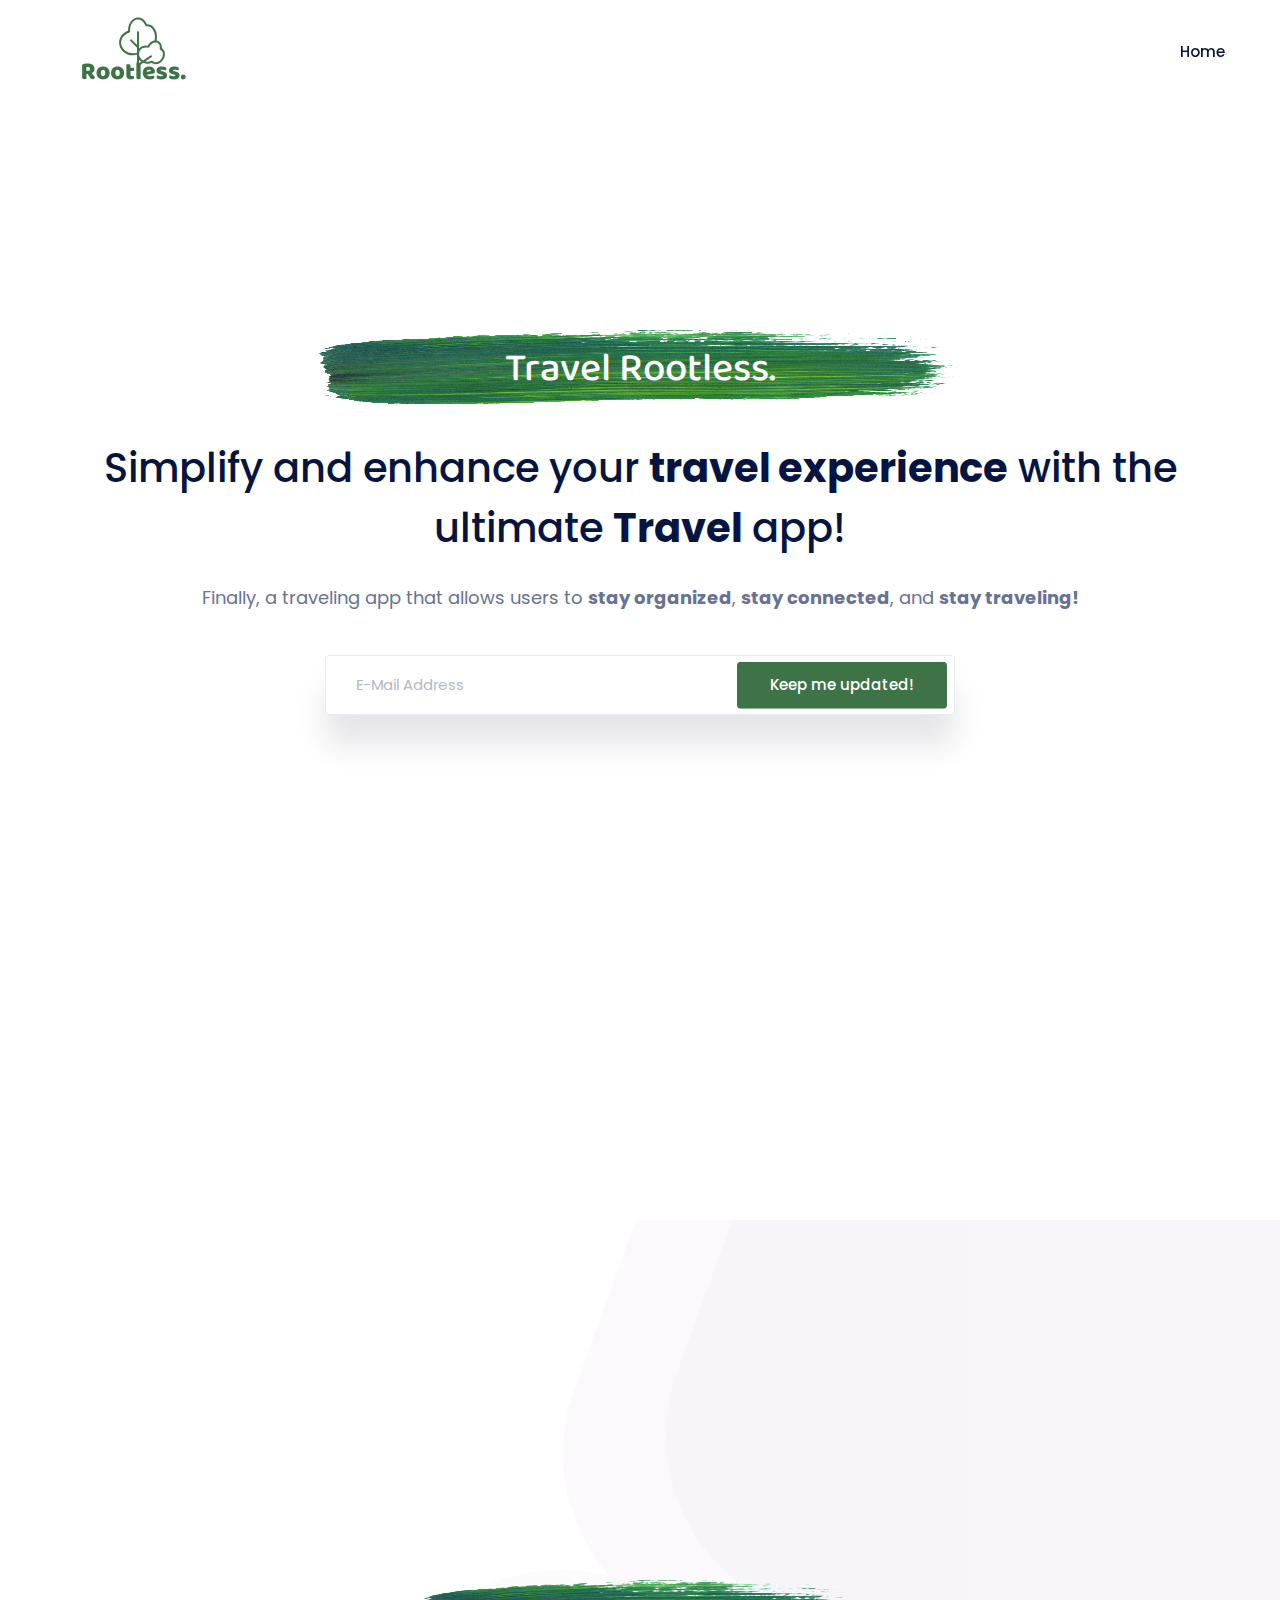
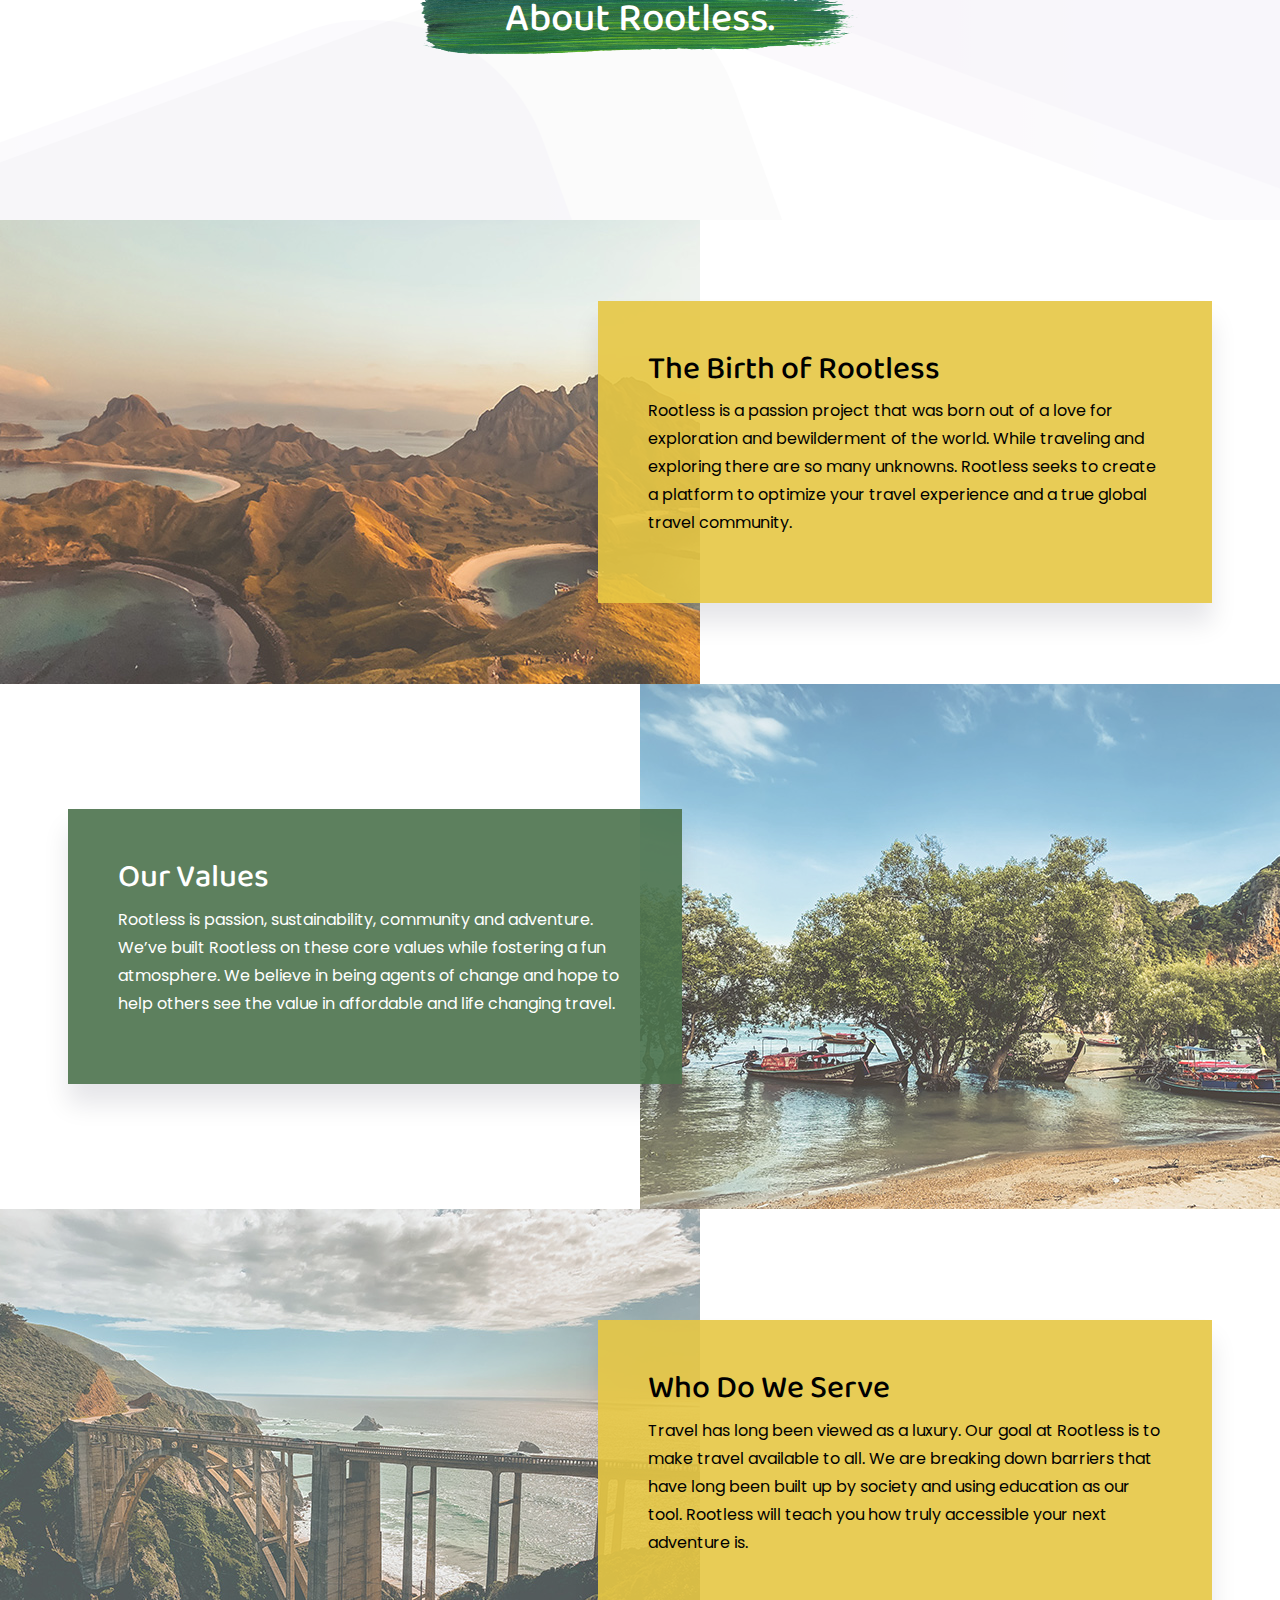
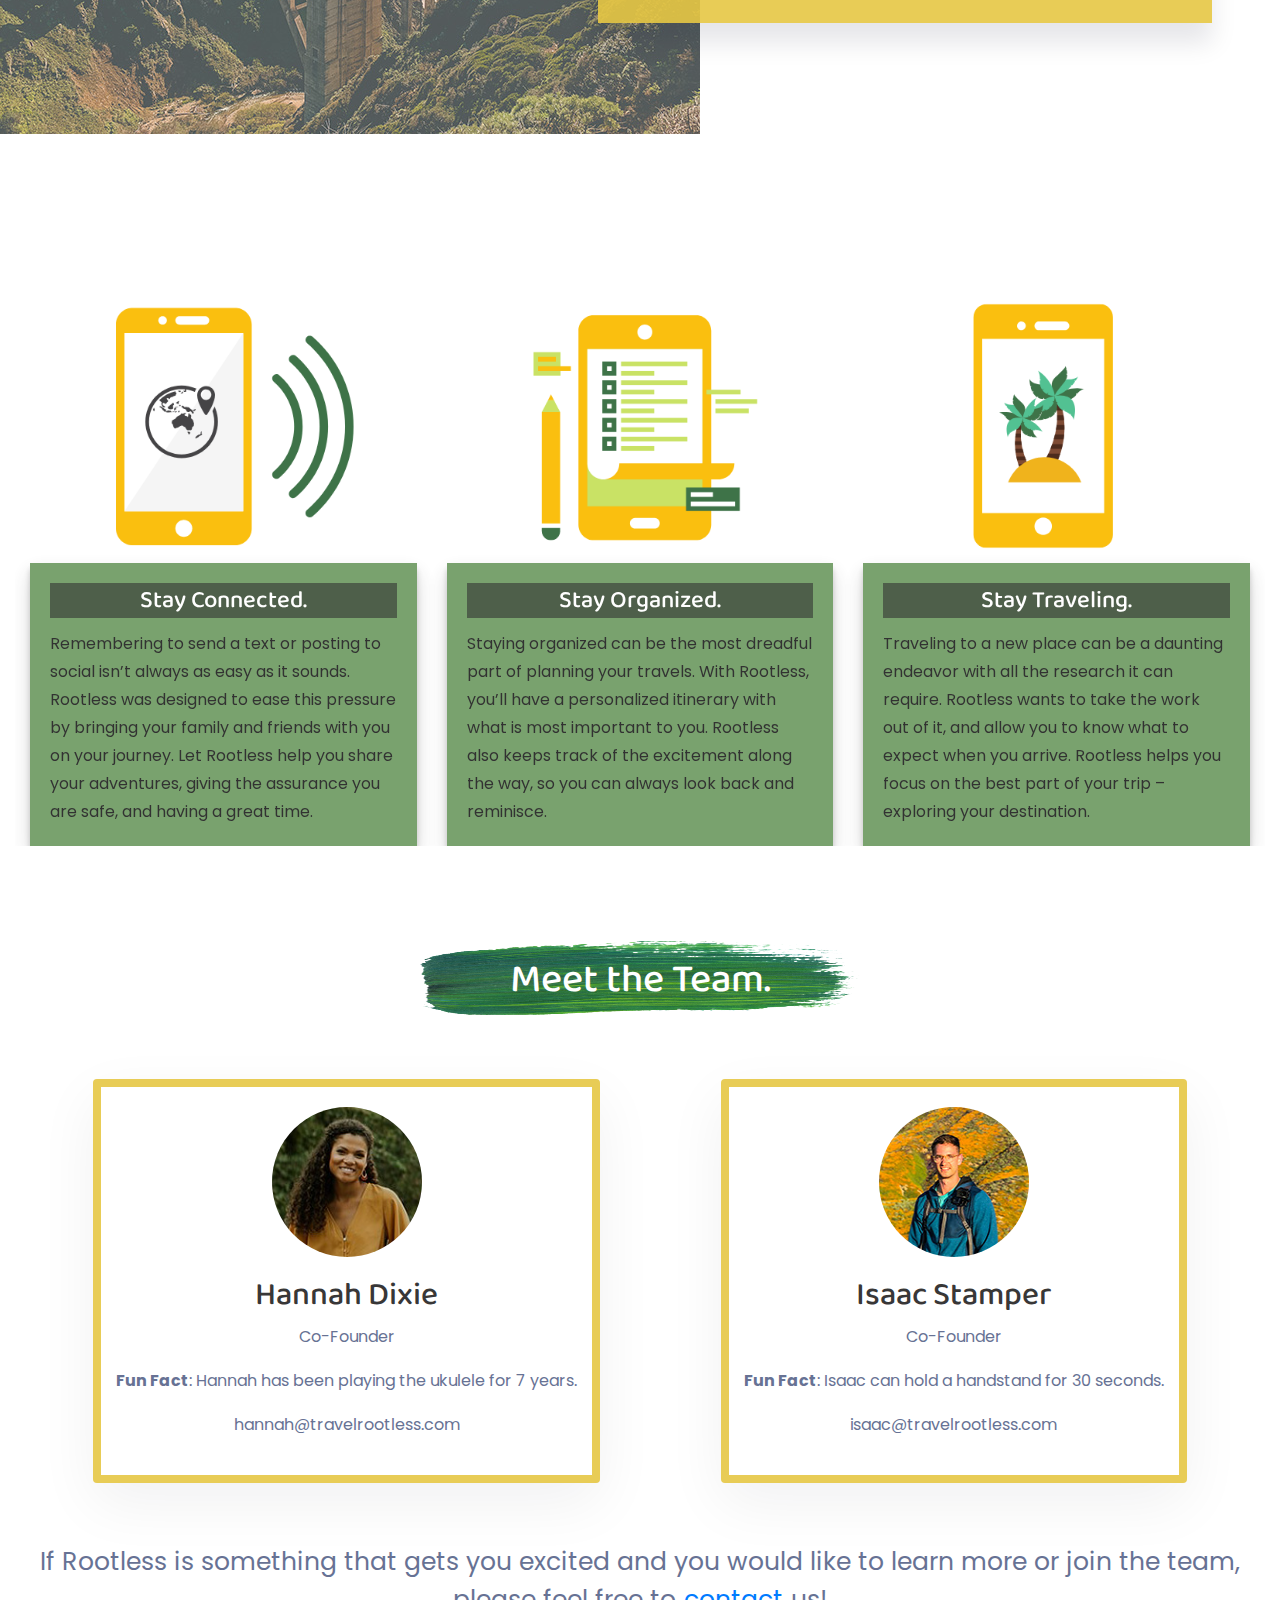
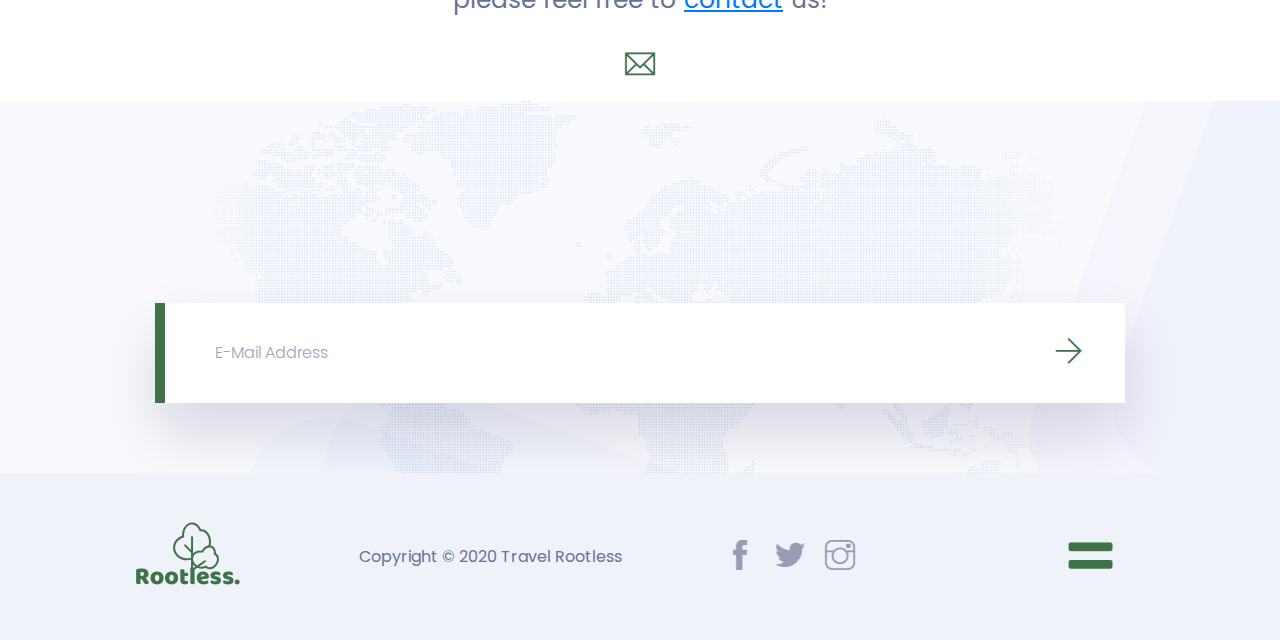
<file: index.html>
<!doctype html>
<html lang="en">

<head>
    <!-- Global site tag (gtag.js) - Google Analytics -->
    <script async src="https://www.googletagmanager.com/gtag/js?id=UA-162147209-1"></script>
    <script>
        window.dataLayer = window.dataLayer || [];
        function gtag(){dataLayer.push(arguments);}
            gtag('js', new Date());

            gtag('config', 'UA-162147209-1');
    </script>

    <!-- Required meta tags -->
    <meta charset="utf-8">
    <meta name="viewport" content="width=device-width, initial-scale=1, shrink-to-fit=no">
    <link rel="shortcut icon" href="img/headerLogo.png" type="image/x-icon">
    <title>Rootless | Home</title>
    <script>(function(w,d,s,l,i){w[l]=w[l]||[];w[l].push({'gtm.start':
        new Date().getTime(),event:'gtm.js'});var f=d.getElementsByTagName(s)[0],
        j=d.createElement(s),dl=l!='dataLayer'?'&l='+l:'';j.async=true;j.src=
        'https://www.googletagmanager.com/gtm.js?id='+i+dl;f.parentNode.insertBefore(j,f);
        })(window,document,'script','dataLayer','GTM-NLX5QTB');
    </script>
    
    <!-- Bootstrap CSS -->
    <link rel="stylesheet" href="css/bootstrap.min.css">
    
    <link rel="stylesheet" href="vendors/bootstrap-selector/css/bootstrap-select.min.css">
    <!--icon font css-->
    <link rel="stylesheet" href="vendors/themify-icon/themify-icons.css">
    <link rel="stylesheet" href="vendors/flaticon/flaticon.css">
    <link rel="stylesheet" href="vendors/animation/animate.css">
    <link rel="stylesheet" href="vendors/owl-carousel/assets/owl.carousel.min.css">
    <link rel="stylesheet" href="vendors/nice-select/nice-select.css">
    <link rel="stylesheet" href="vendors/magnify-pop/magnific-popup.css">
    <link rel="stylesheet" href="vendors/elagent/style.css">
    <link rel="stylesheet" href="vendors/scroll/jquery.mCustomScrollbar.min.css">
    <link rel="stylesheet" href="css/style.css">
    <link rel="stylesheet" href="css/responsive.css">
  
    <!-- Font CSS -->
    <link href="https://fonts.googleapis.com/css?family=Baloo&display=swap" rel="stylesheet">

    <script type="text/javascript" src="//downloads.mailchimp.com/js/signup-forms/popup/unique-methods/embed.js" data-dojo-config="usePlainJson: true, isDebug: false"></script><script type="text/javascript">window.dojoRequire(["mojo/signup-forms/Loader"], function(L) { L.start({"baseUrl":"mc.us4.list-manage.com","uuid":"5883fd57c5ab22b3608cd1f6f","lid":"834d40ceed","uniqueMethods":true}) })</script>
    <script> $(document).ready(function() {
        $("#myCarousel").on("slide.bs.carousel", function(e) {
          var $e = $(e.relatedTarget);
          var idx = $e.index();
          var itemsPerSlide = 3;
          var totalItems = $(".carousel-item").length;
      
          if (idx >= totalItems - (itemsPerSlide - 1)) {
            var it = itemsPerSlide - (totalItems - idx);
            for (var i = 0; i < it; i++) {
              // append slides to end
              if (e.direction == "left") {
                $(".carousel-item")
                  .eq(i)
                  .appendTo(".carousel-inner");
              } else {
                $(".carousel-item")
                  .eq(0)
                  .appendTo($(this).find(".carousel-inner"));
              }
            }
          }
        });
      });
    </script>
      
</head>

<body>
    <noscript><iframe src="https://www.googletagmanager.com/ns.html?id=GTM-NLX5QTB"
        height="0" width="0" style="display:none;visibility:hidden"></iframe>
    </noscript>
    <div id="preloader">
        <div id="ctn-preloader" class="ctn-preloader">
            <div class="animation-preloader">
                <div class="spinner"></div>
                <div class="txt-loading">
                    <span data-text-preloader="R" class="letters-loading">
                        R
                    </span>
                    <span data-text-preloader="O" class="letters-loading">
                        O
                    </span>
                    <span data-text-preloader="O" class="letters-loading">
                        O
                    </span>
                    <span data-text-preloader="T" class="letters-loading">
                        T
                    </span>
                    <span data-text-preloader="L" class="letters-loading">
                        L
                    </span>
                    <span data-text-preloader="E" class="letters-loading">
                        E
                    </span>
                    <span data-text-preloader="S" class="letters-loading">
                        S
                    </span>
                    <span data-text-preloader="S" class="letters-loading">
                        S
                    </span>
                </div>
                <p class="text-center">Loading</p>
            </div>
            <div class="loader">
                <div class="row">
                    <div class="col-3 loader-section section-left">
                        <div class="bg"></div>
                    </div>
                    <div class="col-3 loader-section section-left">
                        <div class="bg"></div>
                    </div>
                    <div class="col-3 loader-section section-right">
                        <div class="bg"></div>
                    </div>
                    <div class="col-3 loader-section section-right">
                        <div class="bg"></div>
                    </div>
                </div>
            </div>
        </div>
    </div>
    <div class="body_wrapper">
        <header class="header_area header_area_six">
            <nav class="navbar navbar-expand-lg menu_one">
                <div class="container">
                    <a class="navbar-brand" href="index.html"><img src="img/rootlessCopy3.png" srcset="img/rootlessCopy3.png" alt="logo"></a>
                    <button class="navbar-toggler collapsed" type="button" data-toggle="collapse" data-target="#navbarSupportedContent" aria-controls="navbarSupportedContent" aria-expanded="false" aria-label="Toggle navigation">
                        <span class="menu_toggle">
                            <span class="hamburger">
                                <span></span>
                                <span></span>
                                <span></span>
                            </span>
                            <span class="hamburger-cross">
                                <span></span>
                                <span></span>
                            </span>
                        </span>
                    </button>
                    <div class="collapse navbar-collapse justify-content-end" id="navbarSupportedContent">
                        <ul class="navbar-nav menu">
                            <li class="nav-item">
                                <a class="nav-link" href="#travelRootless">
                                    Home
                                </a>
                            </li>
                            <!-- <li class="nav-item">
                                <a title="About" class="nav-link" href="about.html">
                                    About
                                </a>
                            </li>
                            <li class="nav-item">
                                <a title="About Us" class="nav-link" href="contact.html">
                                    Contact Us
                                </a>
                            </li> -->
                        </ul>
                    </div> 
                </div>
            </nav>
        </header>

        <section class="saas_home_area" id="travelRootless" >
            <div class="banner_top">
                <div class="container">
                    <div class="row">
                        <div class="col-md-12 text-center">
                            <h1 style="font-family: 'Baloo', cursive; color: white; margin-bottom: 30px" class="highlight">Travel Rootless.</h1>
                            <h2 class="f_p f_size_40 l_height60 wow fadeInUp" data-wow-delay="0.3s">Simplify and enhance your <span class="f_700">travel experience</span> with the ultimate <span class="f_700">Travel</span> app!</h2>
                            <p class="f_size_18 l_height30 wow fadeInUp" data-wow-delay="0.5s">Finally, a traveling app that allows users to <strong>stay organized</strong>, <strong>stay connected</strong>, and <strong>stay traveling!</strong></p>
                                <form action="https://travelrootless.us4.list-manage.com/subscribe/post?u=5883fd57c5ab22b3608cd1f6f&amp;id=834d40ceed" method="post" id="mc-embedded-subscribe-form" name="mc-embedded-subscribe-form" class="validate" target="_blank" novalidate data-wow-delay="0.6s" class="mailchimp wow fadeInUp">
                                 <div class="input-group subcribes">
                                    <input type="email" name="EMAIL" class="form-control memail" placeholder="E-Mail Address" required>
                                     <div style="position: absolute; left: -5000px;" aria-hidden="true"><input type="text" name="b_5883fd57c5ab22b3608cd1f6f_834d40ceed" tabindex="-1" value=""></div>
                                         <button style="background-color:#3e7348" class="btn btn_submit f_size_15 f_500" type="submit">Keep me updated!</button>
                                    </div>
                                <p class="mchimp-errmessage" style="display: none;"></p>
                                <p class="mchimp-sucmessage" style="display: none;"></p>
                            </form>
                        </div>
                    </div>
                    <div class="saas_home_img wow fadeInUp" data-wow-delay="0.8s">
                        <img src="img/homepagebanner.png" alt="">
                    </div>
                </div>
            </div>
        </section>
        <section class="service_promo_area">
            <div class="shape_top">
                <svg xmlns="http://www.w3.org/2000/svg" xmlns:xlink="http://www.w3.org/1999/xlink" class="shape shape_one">
                    <defs>
                        <linearGradient>
                            <stop offset="0%" stop-color="rgb(76,1,124)" stop-opacity="0.95" />
                            <stop offset="100%" stop-color="rgb(103,84,226)" stop-opacity="0.95" />
                        </linearGradient>
                    </defs>
                    <path d="M121.891,264.576 L818.042,11.198 C914.160,-23.786 1020.439,25.773 1055.424,121.890 L1308.802,818.041 C1343.786,914.159 1294.227,1020.439 1198.109,1055.422 L501.958,1308.801 C405.840,1343.785 299.560,1294.226 264.576,1198.108 L11.198,501.957 C-23.786,405.839 25.773,299.560 121.891,264.576 Z" />
                </svg>
                <svg xmlns="http://www.w3.org/2000/svg" xmlns:xlink="http://www.w3.org/1999/xlink" class="shape shape_two">
                    <defs>
                        <linearGradient id="PSgrad_0">
                            <stop offset="0%" stop-color="rgb(76,1,124)" stop-opacity="0.95" />
                            <stop offset="100%" stop-color="rgb(103,84,226)" stop-opacity="0.95" />
                        </linearGradient>

                    </defs>
                    <path fill="url(#PSgrad_0)" d="M121.891,264.575 L818.042,11.198 C914.160,-23.786 1020.439,25.772 1055.424,121.890 L1308.802,818.040 C1343.786,914.159 1294.227,1020.439 1198.109,1055.423 L501.958,1308.801 C405.840,1343.785 299.560,1294.226 264.576,1198.107 L11.198,501.957 C-23.786,405.839 25.773,299.560 121.891,264.575 Z" />
                </svg>
                <svg xmlns="http://www.w3.org/2000/svg" xmlns:xlink="http://www.w3.org/1999/xlink" class="shape shape_three">
                    <defs>
                        <linearGradient id="PSgrad_1">
                            <stop offset="0%" stop-color="rgb(76,1,124)" stop-opacity="0.95" />
                            <stop offset="100%" stop-color="rgb(103,84,226)" stop-opacity="0.95" />
                        </linearGradient>

                    </defs>
                    <path fill="url(#PSgrad_1)" d="M1198.109,264.576 L501.958,11.198 C405.840,-23.787 299.560,25.772 264.576,121.891 L11.198,818.041 C-23.786,914.159 25.773,1020.439 121.891,1055.422 L818.042,1308.801 C914.160,1343.785 1020.439,1294.226 1055.424,1198.108 L1308.802,501.957 C1343.786,405.839 1294.227,299.560 1198.109,264.576 Z" />
                </svg>
                <svg xmlns="http://www.w3.org/2000/svg" xmlns:xlink="http://www.w3.org/1999/xlink" class="shape shape_four">
                    <defs>
                        <linearGradient id="PSgrad_2">
                            <stop offset="0%" stop-color="rgb(76,1,124)" stop-opacity="0.95" />
                            <stop offset="100%" stop-color="rgb(103,84,226)" stop-opacity="0.95" />
                        </linearGradient>

                    </defs>
                    <path fill="url(#PSgrad_2)" d="M1198.109,264.575 L501.958,11.198 C405.840,-23.787 299.560,25.772 264.576,121.890 L11.198,818.040 C-23.786,914.158 25.773,1020.439 121.891,1055.423 L818.042,1308.801 C914.160,1343.785 1020.440,1294.225 1055.424,1198.107 L1308.802,501.957 C1343.786,405.839 1294.227,299.560 1198.109,264.575 Z" />
                </svg>
            </div>
            <div class="s_service_section">
                <div class="container">
                    <div class="row">
                        <div class="col-lg-12 mx-auto tm-about-text-wrap text-center">                        
                            <h1 style="font-family: 'Baloo', cursive; color: white; margin-bottom: 25px" class="highlight aboutHeader">About Rootless.</h1>  
                        </div>
                    </div>
                </div> 
                <div class="container">
                    <div class="row">
                        <div class="mx-auto tm-about-text-wrap text-center wow fadeInLeft">                        
                           <h3 class="onlyH3" style="margin-bottom: 45px; margin-top: 25px;">Rootless was built to grow a global, accessible, and sustainable travel community.</h3>                             
                        </div>
                    </div>
                </div>
            </div>
        </section>

        <div class="tm-container-outer" id="tm-section-2">
            <section class="tm-slideshow-section">
                <div class="tm-slideshow">
                    <img style="opacity: 0.8;" src="img/hills.jpg" alt="Image">
                </div>
                <div class="tm-slideshow-description tm-bg-primary">
                    <h2 style="font-family: 'Baloo', cursive; color: black">The Birth of Rootless</h2>
                    <p style="color: black">Rootless is a passion project that was born out of a love for exploration and bewilderment of the world. While traveling and exploring there are so many unknowns. Rootless seeks to create a platform to optimize your travel experience and a true global travel community.</p>
                </div>
            </section>
            <section class="clearfix tm-slideshow-section tm-slideshow-section-reverse">
                <div class="tm-right tm-slideshow tm-slideshow-highlight">
                    <img style="opacity: 0.8;" src="img/beach.jpg" alt="Image">
                </div> 
                <div class="tm-slideshow-description tm-slideshow-description-left tm-bg-highlight">
                    <h2 style="font-family: 'Baloo', cursive; color: white">Our Values</h2>
                    <p style="color: white">Rootless is passion, sustainability, community and adventure. We’ve built Rootless on these core values while fostering a fun atmosphere. We believe in being agents of change and hope to help others see the value in affordable and life changing travel. </p>
                </div>                        
            </section>
            <section class="tm-slideshow-section">
                <div class="tm-slideshow">
                    <img style="opacity: 0.8;" src="img/bridge.jpg" alt="Image">
                </div>
                <div class="tm-slideshow-description tm-bg-primary">
                    <h2 style="font-family: 'Baloo', cursive; color: black">Who Do We Serve</h2>
                    <p style="color: black">Travel has long been viewed as a luxury. Our goal at Rootless is to make travel available to all. We are breaking down barriers that have long been built up by society and using education as our tool. Rootless will teach you how truly accessible your next adventure is.
                    </p>
                </div>
            </section>
        </div>
        <section>
            <div class="tm-page-wrap mx-auto">
                
                    <div style="margin-top: 55px" class="container">
                        <div class="row">
                            <div class="col-lg-12 mx-auto tm-about-text-wrap text-center wow fadeInUp" data-wow-delay="0.4s">                        
                                <h1 style="font-family: 'Baloo', cursive; color: white; margin-bottom: 25px" class="highlight aboutHeader">So, why Rootless?</h1>  
                            </div>
                        </div>
                    </div>            
               
                    <div style="margin-bottom: 45px;" class="container-fluid">
                        <div id="myCarousel" class="carousel slide" data-interval="false">
                          <div class="carousel-inner row w-100 mx-auto">
                            <div class="carousel-item col-md-4 active">
                              <div style="border: none" class="card">
                                <img class="card-img-top img-fluid" src="img/home4/2.png" alt="Card image cap">
                                <div style="box-shadow: 0 10px 20px rgba(0,0,0,0.19), 0 6px 6px rgba(0,0,0,0.23);" class="card-body carouselCardBody2">
                                     <h4 class="card-title text-center" style="font-family: 'Baloo', cursive; color: white; background-color:rgba(0,0,0, 0.6);">Stay Connected.</h4>
                                  <p class="card-text" style="color: black">Remembering to send a text or posting to social isn’t always as easy as it sounds. Rootless was designed to ease this pressure by bringing your family and friends with you on your journey. Let Rootless help you share your adventures, giving the assurance you are safe, and having a great time.</p>
                                </div>
                              </div>
                            </div>
                            <div class="carousel-item col-md-4">
                              <div style="border: none" class="card">
                                <img class="card-img-top img-fluid" src="img/home4/1.png" alt="Card image cap">
                                <div style="box-shadow: 0 10px 20px rgba(0,0,0,0.19), 0 6px 6px rgba(0,0,0,0.23);" class="card-body carouselCardBody">
                                  <h4 class="card-title text-center" style="font-family: 'Baloo', cursive; color: white; background-color:rgba(0,0,0, 0.6);">Stay Organized.</h4>
                                  <p class="card-text" style="color: black">Staying organized can be the most dreadful part of planning your travels. With Rootless, you’ll have a personalized itinerary with what is most important to you. Rootless also keeps track of the excitement along the way, so you can always look back and reminisce.</p>
                                </div>
                              </div>
                            </div>
                            <div class="carousel-item col-md-4">
                              <div style="border: none" class="card">
                                <img class="card-img-top img-fluid" src="img/home4/3.png"  alt="Card image cap">
                                <div style="box-shadow: 0 10px 20px rgba(0,0,0,0.19), 0 6px 6px rgba(0,0,0,0.23);"  class="card-body carouselCardBody2">
                                    <h4 class="card-title text-center" style="font-family: 'Baloo', cursive; color: white; background-color:rgba(0,0,0, 0.6);">Stay Traveling.</h4>
                                  <p class="card-text" style="color: black">Traveling to a new place can be a daunting endeavor with all the research it can require. Rootless wants to take the work out of it, and allow you to know what to expect when you arrive. Rootless helps you focus on the best part of your trip – exploring your destination.</p>
                                </div>
                              </div>
                            </div>
                          </div>
                          <a class="carousel-control-prev" href="#myCarousel" role="button" data-slide="prev">
                            <span class="carousel-control-prev-icon" aria-hidden="true"></span>
                            <span class="sr-only">Previous</span>
                          </a>
                          <a class="carousel-control-next" href="#myCarousel" role="button" data-slide="next">
                            <span class="carousel-control-next-icon" aria-hidden="true"></span>
                            <span class="sr-only">Next</span>
                          </a>
                        </div>
                      </div>
                </div>        
        </section>
        <div class="container">
            <div class="row">
                <div style="margin-top: 50px;" class="col-lg-12 mx-auto tm-about-text-wrap text-center">                        
                    <h1 style="font-family: 'Baloo', cursive; color: white; margin-bottom: 25px" class="highlight aboutHeader">Meet the Team.</h1>  
                </div>
            </div>
        </div> 
        <section class="p-5 tm-container-outer tm-bg-gray">            
            <div style="display: flex; justify-content: space-around;"class="row">
                <div class="column item">
                  <div class="aboutUsCards card" style="border-style: solid; border-width: 8px; border-color:rgba(230, 198, 68, 0.90);">
                    <img src="img/Hannah .jpg" alt="Hannah" style="width:100%; width: 150px; height: 150px; margin: 20px auto; border-radius: 50%;">
                    <div style="margin-bottom: 20px; text-align: center;" class="container">
                      <h2 style="color: rgb(56, 55, 55); font-family: 'Baloo', cursive;">Hannah Dixie</h2>
                      <p class="title">Co-Founder</p>
                      <p><strong>Fun Fact</strong>: Hannah has been playing the ukulele for 7 years.</p>
                      <p>hannah@travelrootless.com</p>
                      <div class="overlay">
                        <p>Hannah graduated from the University of Cincinnati in 2015 with a degree in Biology. It was at UC in 2013 when she caught the travel bug after going on her first international trip to Africa. Since then she's traveled to 16 countries, lived abroad in New Zealand and went solo backpacking across Southeast Asia. With a career in software development, Hannah is able to combine her passion for traveling along with her love for technology to bring you an app that will truly change the way you travel.</p>
                      </div>
                    </div>
                  </div>
                </div>
                <div class="column item">
                  <div class="aboutUsCards card" style="border-style: solid; border-width: 8px; border-color:rgba(230, 198, 68, 0.90);">
                    <img src="img/isaac3.jpg" alt="Isaac" style="width:100%; width: 150px; height: 150px; margin: 20px auto; border-radius: 50%;">
                    <div style="margin-bottom: 20px; text-align: center;" class="container">
                      <h2 style="color: rgb(56, 55, 55); font-family: 'Baloo', cursive;">Isaac Stamper</h2>
                      <p class="title">Co-Founder</p>
                      <p><strong>Fun Fact</strong>: Isaac can hold a handstand for 30 seconds.</p>
                      <p>isaac@travelrootless.com</p>
                      <div class="overlay">
                        <p>Isaac developed a passion for traveling when he took a trip to Nicaragua in 2015 and has since been to 15 other countries. He graduated from the University of Cincinnati in Biomedical Engineering in 2019, but has always had a passion for applying technology to tackle any business need. Isaac is excited to use his experiences in user centric design and medical devices to revolutionize the way we all travel. Isaac is ready to take on this next adventure and bring Rootless to you!</p>
                    </div>
                    </div>
                  </div>
                </div>
                <p class="contactSauce"> If Rootless is something that gets you excited and you would like to learn more or join the team, please feel free to<span><a href="mailto:info@travelrootless.com"><u>contact</u></a></span>us!<p>
                    <p style="margin: 15px auto;"><a href="mailto:info@travelrootless.com"><i style="font-size: 30px; color: #3e7348" class="ti-email"></i></a></p>
                </div>                         
        </section>
        <section class="s_subscribe_area">
            <div class="s_shap">
                <svg class="right_shape" xmlns="http://www.w3.org/2000/svg" xmlns:xlink="http://www.w3.org/1999/xlink">
                    <defs>
                        <linearGradient id="PSgrad_5">
                            <stop offset="0%" stop-color="rgb(103,84,226)" stop-opacity="0.95" />
                            <stop offset="100%" stop-color="rgb(25,204,230)" stop-opacity="0.95" />
                        </linearGradient>
                    </defs>
                    <path fill="url(#PSgrad_5)" d="M543.941,156.289 L227.889,41.364 C184.251,25.497 136.000,47.975 120.118,91.571 L5.084,407.325 C-10.799,450.921 11.701,499.127 55.339,514.995 L371.391,629.920 C415.029,645.788 463.280,623.309 479.162,579.713 L594.196,263.959 C610.079,220.362 587.579,172.157 543.941,156.289 Z" />
                    <path fill="url(#PSgrad_5)" d="M625.661,120.004 L309.609,5.079 C265.971,-10.790 217.720,11.689 201.838,55.286 L86.804,371.039 C70.921,414.636 93.421,462.842 137.059,478.709 L453.111,593.634 C496.749,609.502 545.000,587.024 560.882,543.427 L675.916,227.673 C691.799,184.077 669.299,135.872 625.661,120.004 Z" />
                </svg>
                <svg class="bottom_shape" xmlns="http://www.w3.org/2000/svg" xmlns:xlink="http://www.w3.org/1999/xlink">
                    <defs>
                        <linearGradient id="PSgrad_6" x1="76.604%" x2="0%" y1="0%" y2="64.279%">
                            <stop offset="0%" stop-color="rgb(103,84,226)" stop-opacity="0.95" />
                            <stop offset="100%" stop-color="rgb(25,204,230)" stop-opacity="0.95" />
                        </linearGradient>
                    </defs>
                    <path fill="url(#PSgrad_6)" d="M543.941,156.289 L227.889,41.365 C184.251,25.496 136.000,47.975 120.118,91.572 L5.084,407.325 C-10.799,450.922 11.701,499.127 55.339,514.995 L371.391,629.920 C415.029,645.788 463.280,623.310 479.162,579.713 L594.196,263.959 C610.079,220.362 587.579,172.157 543.941,156.289 Z" />
                    <path fill="url(#PSgrad_6)" d="M625.661,120.004 L309.609,5.078 C265.971,-10.789 217.720,11.689 201.838,55.286 L86.804,371.040 C70.921,414.636 93.421,462.842 137.059,478.709 L453.111,593.634 C496.749,609.502 545.000,587.023 560.882,543.427 L675.916,227.673 C691.799,184.077 669.299,135.871 625.661,120.004 Z" />
                </svg>
            </div>
            <div class="container">
                <div class="sec_title text-center mb_50 wow fadeInUp" data-wow-delay="0.4s">
                    <h2 class="f_p f_size_30 l_height50 f_600 t_color">Subscribe to stay updated!</h2>
                    <p class="f_400 f_size_18 l_height34">We promise not to be annoying. Super cool info and giveaways only.</p>
                </div>
                <form action="https://travelrootless.us4.list-manage.com/subscribe/post?u=5883fd57c5ab22b3608cd1f6f&amp;id=834d40ceed" method="post" id="mc-embedded-subscribe-form" name="mc-embedded-subscribe-form" class="validate" target="_blank" novalidate data-wow-delay="0.6s" class="mailchimp wow fadeInUp">
                    <div class="input-group s_subcribes">
                       <input type="email" name="EMAIL" class="form-control memail" placeholder="E-Mail Address" required>
                        <div style="position: absolute; left: -5000px;" aria-hidden="true"><input type="text" name="b_5883fd57c5ab22b3608cd1f6f_834d40ceed" tabindex="-1" value=""></div>
                        <button class="btn btn-submit" type="submit"><i class="ti-arrow-right"></i></button>
                        </div>
                   <p class="mchimp-errmessage" style="display: none;"></p>
                   <p class="mchimp-sucmessage" style="display: none;"></p>
               </form>
            </div>
        </section>
        <footer class="footer_area f_bg">
            <div class="footer_bottom">
                <div class="container">
                    <div class="row footerRow">
                        <div class="column" id="footerColumn1">
                            <a href="index.html" class="f-logo"><img src="img/rootlessCopy3.png" srcset="img/rootlessCopy3.png" alt=""></a>
                        </div>
                        <div class="column" id="footerColumn2">
                            <p class="mb-0 f_400">Copyright © 2020 Travel Rootless</p>
                        </div>
                        <div class="column" id="footerColumn3">
                            <div class="f_social_icon_two text-center">
                                <a style="font-size: 30px;" href="https://www.facebook.com/Travel-Rootless-102175891474616/" target="_blank"><i class="ti-facebook"></i></a>
                                <a style="font-size: 30px;" href="https://twitter.com/travelrootless_" target="_blank"><i class="ti-twitter-alt"></i></a>
                                <a style="font-size: 30px;" href="https://www.instagram.com/travelrootless/" target="_blank"><i class="ti-instagram"></i></a>
                            </div> 
                        </div>
                        <!-- Commented out because no 'legal' terms of use and privacy policy just yet  -->
                        <!-- <div class="column" id="footerColumn5">
                            <ul class="list-unstyled f_menu text-right">
                                <li><a href="#">Terms of Use</a></li>
                                <li><a href="#">Privacy Policy</a></li>
                            </ul>
                        </div> -->
                        <div class="column" id="footerColumn4">
                            <img src="img/equality.png" srcset="img/equality.png" alt="" style="width:55px;height:55px;">
                        </div>
                    </div>
                    </div>
                </div>
            </div>
        </footer>
    </div>

    <!-- Optional JavaScript -->
    <!-- jQuery first, then Popper.js, then Bootstrap JS -->
    <script src="js/jquery-3.2.1.min.js"></script>
    <script src="js/propper.js"></script>
    <script src="js/bootstrap.min.js"></script>
    <script src="vendors/bootstrap-selector/js/bootstrap-select.min.js"></script>
    <script src="vendors/wow/wow.min.js"></script>
    <script src="vendors/sckroller/jquery.parallax-scroll.js"></script>
    <script src="vendors/owl-carousel/owl.carousel.min.js"></script>
    <script src="vendors/nice-select/jquery.nice-select.min.js"></script>
    <script src="vendors/imagesloaded/imagesloaded.pkgd.min.js"></script>
    <script src="vendors/isotope/isotope-min.js"></script>
    <script src="vendors/magnify-pop/jquery.magnific-popup.min.js"></script>
    <script src="js/plugins.js"></script>
    <script src="vendors/scroll/jquery.mCustomScrollbar.concat.min.js"></script>
    <script src="js/main.js"></script>
</body>

</html>
</file>
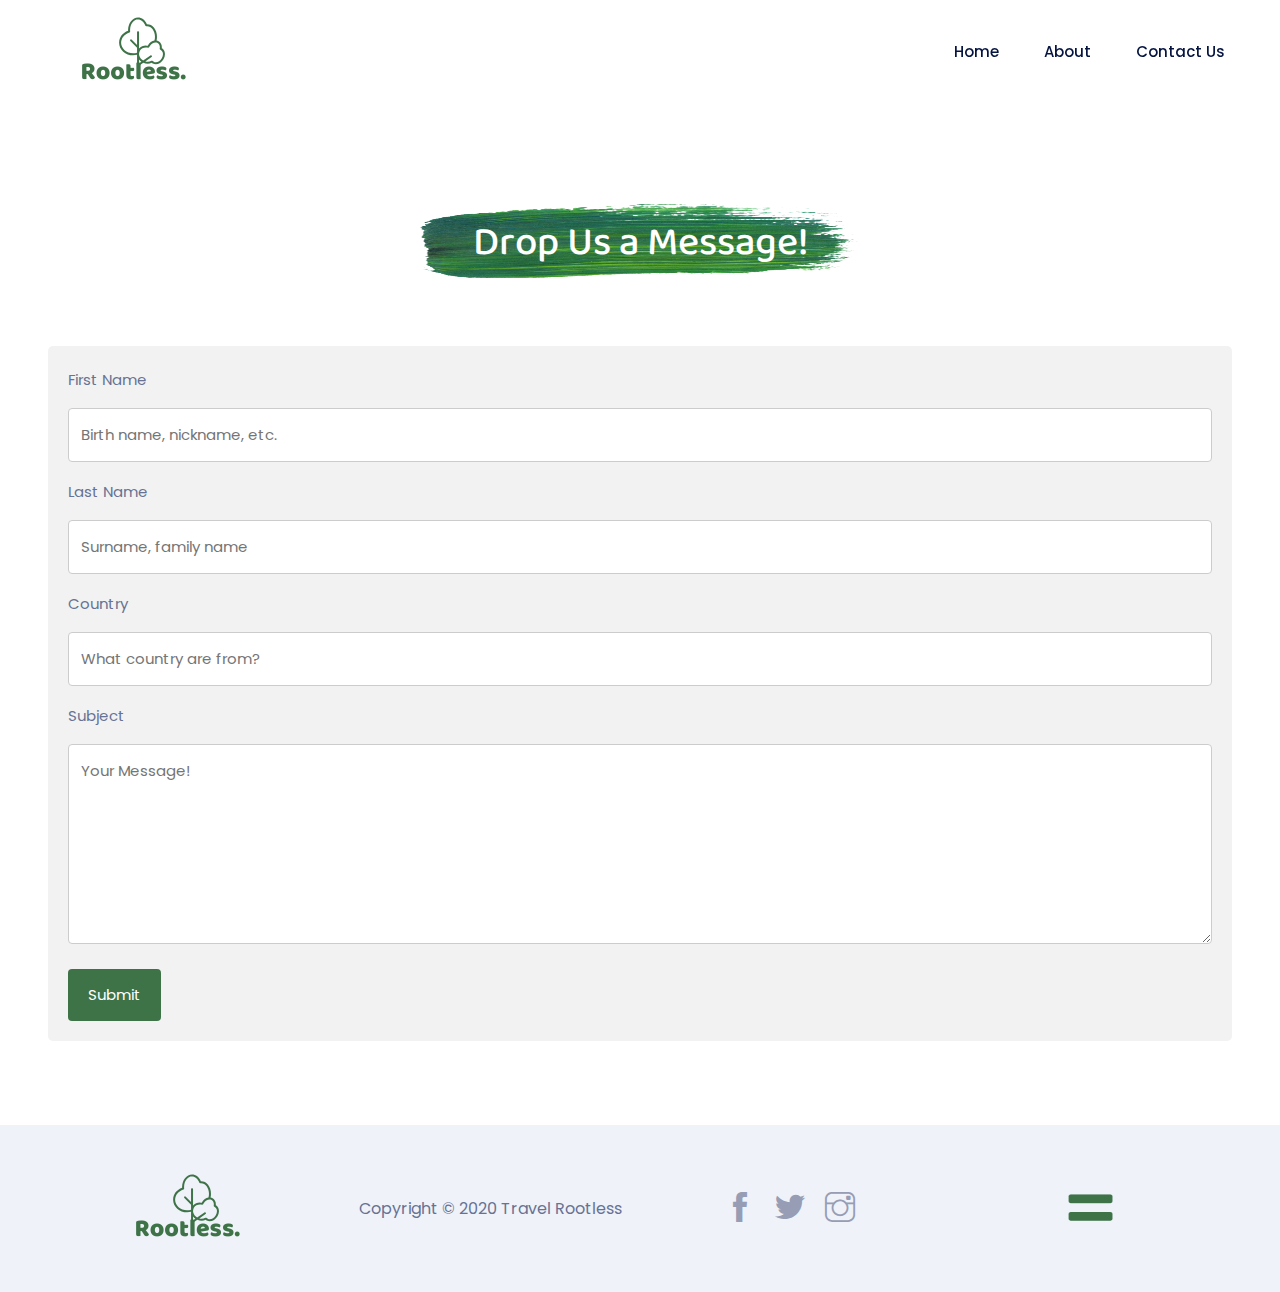
<file: contact.html>
<!doctype html>
<html lang="en">

<head>
      <!-- Global site tag (gtag.js) - Google Analytics -->
      <script async src="https://www.googletagmanager.com/gtag/js?id=UA-162147209-1"></script>
      <script>
          window.dataLayer = window.dataLayer || [];
          function gtag(){dataLayer.push(arguments);}
              gtag('js', new Date());
  
              gtag('config', 'UA-162147209-1');
      </script>
    <!-- Required meta tags -->
    <meta charset="utf-8">
    <meta name="viewport" content="width=device-width, initial-scale=1, shrink-to-fit=no">
    <link rel="shortcut icon" href="img/headerLogo.png" type="image/x-icon">
    <title>Rootless | Contact Us</title>
    <script>(function(w,d,s,l,i){w[l]=w[l]||[];w[l].push({'gtm.start':
        new Date().getTime(),event:'gtm.js'});var f=d.getElementsByTagName(s)[0],
        j=d.createElement(s),dl=l!='dataLayer'?'&l='+l:'';j.async=true;j.src=
        'https://www.googletagmanager.com/gtm.js?id='+i+dl;f.parentNode.insertBefore(j,f);
        })(window,document,'script','dataLayer','GTM-NLX5QTB');
    </script>
    <!-- Bootstrap CSS -->
    <link rel="stylesheet" href="css/bootstrap.min.css">
    <link rel="stylesheet" href="vendors/bootstrap-selector/css/bootstrap-select.min.css">
    <!--icon font css-->
    <link rel="stylesheet" href="vendors/themify-icon/themify-icons.css">
    <link rel="stylesheet" href="vendors/flaticon/flaticon.css">
    <link rel="stylesheet" href="vendors/animation/animate.css">
    <link rel="stylesheet" href="vendors/owl-carousel/assets/owl.carousel.min.css">
    <link rel="stylesheet" href="vendors/nice-select/nice-select.css">
    <link rel="stylesheet" href="vendors/magnify-pop/magnific-popup.css">
    <link rel="stylesheet" href="vendors/elagent/style.css">
    <link rel="stylesheet" href="vendors/scroll/jquery.mCustomScrollbar.min.css">
    <link rel="stylesheet" href="css/style.css">
    <link rel="stylesheet" href="css/responsive.css">
  
    <!-- Font CSS -->
    <link href="https://fonts.googleapis.com/css?family=Baloo&display=swap" rel="stylesheet">
</head>

<body>
    <noscript><iframe src="https://www.googletagmanager.com/ns.html?id=GTM-NLX5QTB"
        height="0" width="0" style="display:none;visibility:hidden"></iframe>
    </noscript>
    <div id="preloader">
        <div id="ctn-preloader" class="ctn-preloader">
            <div class="animation-preloader">
                <div class="spinner"></div>
                <div class="txt-loading">
                    <span data-text-preloader="R" class="letters-loading">
                        R
                    </span>
                    <span data-text-preloader="O" class="letters-loading">
                        O
                    </span>
                    <span data-text-preloader="O" class="letters-loading">
                        O
                    </span>
                    <span data-text-preloader="T" class="letters-loading">
                        T
                    </span>
                    <span data-text-preloader="L" class="letters-loading">
                        L
                    </span>
                    <span data-text-preloader="E" class="letters-loading">
                        E
                    </span>
                    <span data-text-preloader="S" class="letters-loading">
                        S
                    </span>
                    <span data-text-preloader="S" class="letters-loading">
                        S
                    </span>
                </div>
                <p class="text-center">Loading</p>
            </div>
            <div class="loader">
                <div class="row">
                    <div class="col-3 loader-section section-left">
                        <div class="bg"></div>
                    </div>
                    <div class="col-3 loader-section section-left">
                        <div class="bg"></div>
                    </div>
                    <div class="col-3 loader-section section-right">
                        <div class="bg"></div>
                    </div>
                    <div class="col-3 loader-section section-right">
                        <div class="bg"></div>
                    </div>
                </div>
            </div>
        </div>
    </div>
    <div style="background-color: white;" class="body_wrapper">
        <header class="header_area header_area_six">
            <nav class="navbar navbar-expand-lg menu_one">
                <div class="container">
                    <a class="navbar-brand" href="index.html"><img src="img/rootlessCopy3.png" srcset="img/rootlessCopy3.png" alt="logo"></a>
                    <button class="navbar-toggler collapsed" type="button" data-toggle="collapse" data-target="#navbarSupportedContent" aria-controls="navbarSupportedContent" aria-expanded="false" aria-label="Toggle navigation">
                        <span class="menu_toggle">
                            <span class="hamburger">
                                <span></span>
                                <span></span>
                                <span></span>
                            </span>
                            <span class="hamburger-cross">
                                <span></span>
                                <span></span>
                            </span>
                        </span>
                    </button>
                    <div class="collapse navbar-collapse justify-content-end" id="navbarSupportedContent">
                        <ul class="navbar-nav menu">
                            <li class="nav-item">
                                <a class="nav-link" href="index.html">
                                    Home
                                </a>
                            </li>
                            <li class="nav-item">
                                <a title="About" class="nav-link" href="about.html">
                                    About
                                </a>
                            </li>
                            <li class="nav-item">
                                <a title="About Us" class="nav-link" href="contact.html">
                                    Contact Us
                                </a>
                            </li>
                        </ul>
                    </div>
                </div>
            </nav>
        </header>
        <section>
            <br>
            <br>
            <br>
            <div class="tm-page-wrap mx-auto">
                <section class="p-5 tm-container-outer tm-bg-gray">            
                    <div class="container">
                        <div class="row">
                            <div class="col-md-12 mx-auto tm-about-text-wrap text-center">                        
                                <h1 style="font-family: 'Baloo', cursive; color: white" class="highlight messageUs">Drop Us a Message!</h1>
                            </div>
                        </div>    
                    </div>
            <br>
            <br>
    <div id="contactUsPage" class="container">
        <form method="post" name=”contact_form” action="contact.php">
      
          <label for="fname">First Name</label>
          <input type="text" id="fname" name="firstname" placeholder="Birth name, nickname, etc.">
      
          <label for="lname">Last Name</label>
          <input type="text" id="lname" name="lastname" placeholder="Surname, family name">
      
          <label for="country">Country</label>
          <input type="text" id="lname" name="lastname" placeholder="What country are from?">
      
          <label for="subject">Subject</label>
          <textarea id="subject" name="subject" placeholder="Your Message!" style="height:200px"></textarea>
      
          <input type="submit" value="Submit">
      
        </form>
      </div>
      <br>
      <br>
      <br>
    </section>
 
    <footer class="footer_area f_bg">
        <div class="footer_bottom">
            <div class="container">
                <div class="row footerRow">
                    <div class="column" id="footerColumn1">
                        <a href="index.html" class="f-logo"><img src="img/rootlessCopy3.png" srcset="img/rootlessCopy3.png" alt=""></a>
                    </div>
                    <div class="column" id="footerColumn2">
                        <p class="mb-0 f_400">Copyright © 2020 Travel Rootless</p>
                    </div>
                    <div class="column" id="footerColumn3">
                        <div class="f_social_icon_two text-center">
                            <a style="font-size: 30px;" href="https://www.facebook.com/Travel-Rootless-102175891474616/" target="_blank"><i class="ti-facebook"></i></a>
                            <a style="font-size: 30px;" href="https://twitter.com/travelrootless_" target="_blank"><i class="ti-twitter-alt"></i></a>
                            <a style="font-size: 30px;" href="https://www.instagram.com/travelrootless/" target="_blank"><i class="ti-instagram"></i></a>
                        </div> 
                    </div>
                    <!-- Commented out because no 'legal' terms of use and privacy policy just yet  -->
                    <!-- <div class="column" id="footerColumn5">
                        <ul class="list-unstyled f_menu text-right">
                            <li><a href="#">Terms of Use</a></li>
                            <li><a href="#">Privacy Policy</a></li>
                        </ul>
                    </div> -->
                    <div class="column" id="footerColumn4">
                        <img src="img/equality.png" srcset="img/equality.png" alt="" style="width:55px;height:55px;">
                    </div>
                </div>
                </div>
            </div>
        </div>
    </footer>
    </div>

    <!-- Optional JavaScript -->

         
    <!-- jQuery first, then Popper.js, then Bootstrap JS -->
    <script src="js/jquery-3.2.1.min.js"></script>
    <script src="js/propper.js"></script>
    <script src="js/bootstrap.min.js"></script>
    <script src="vendors/bootstrap-selector/js/bootstrap-select.min.js"></script>
    <script src="vendors/wow/wow.min.js"></script>
    <script src="vendors/sckroller/jquery.parallax-scroll.js"></script>
    <script src="vendors/owl-carousel/owl.carousel.min.js"></script>
    <script src="vendors/nice-select/jquery.nice-select.min.js"></script>
    <script src="vendors/imagesloaded/imagesloaded.pkgd.min.js"></script>
    <script src="vendors/isotope/isotope-min.js"></script>
    <script src="vendors/magnify-pop/jquery.magnific-popup.min.js"></script>
    <script src="js/plugins.js"></script>
    <script src="vendors/scroll/jquery.mCustomScrollbar.concat.min.js"></script>
    <script src="js/main.js"></script>
</body>

</html>
</file>
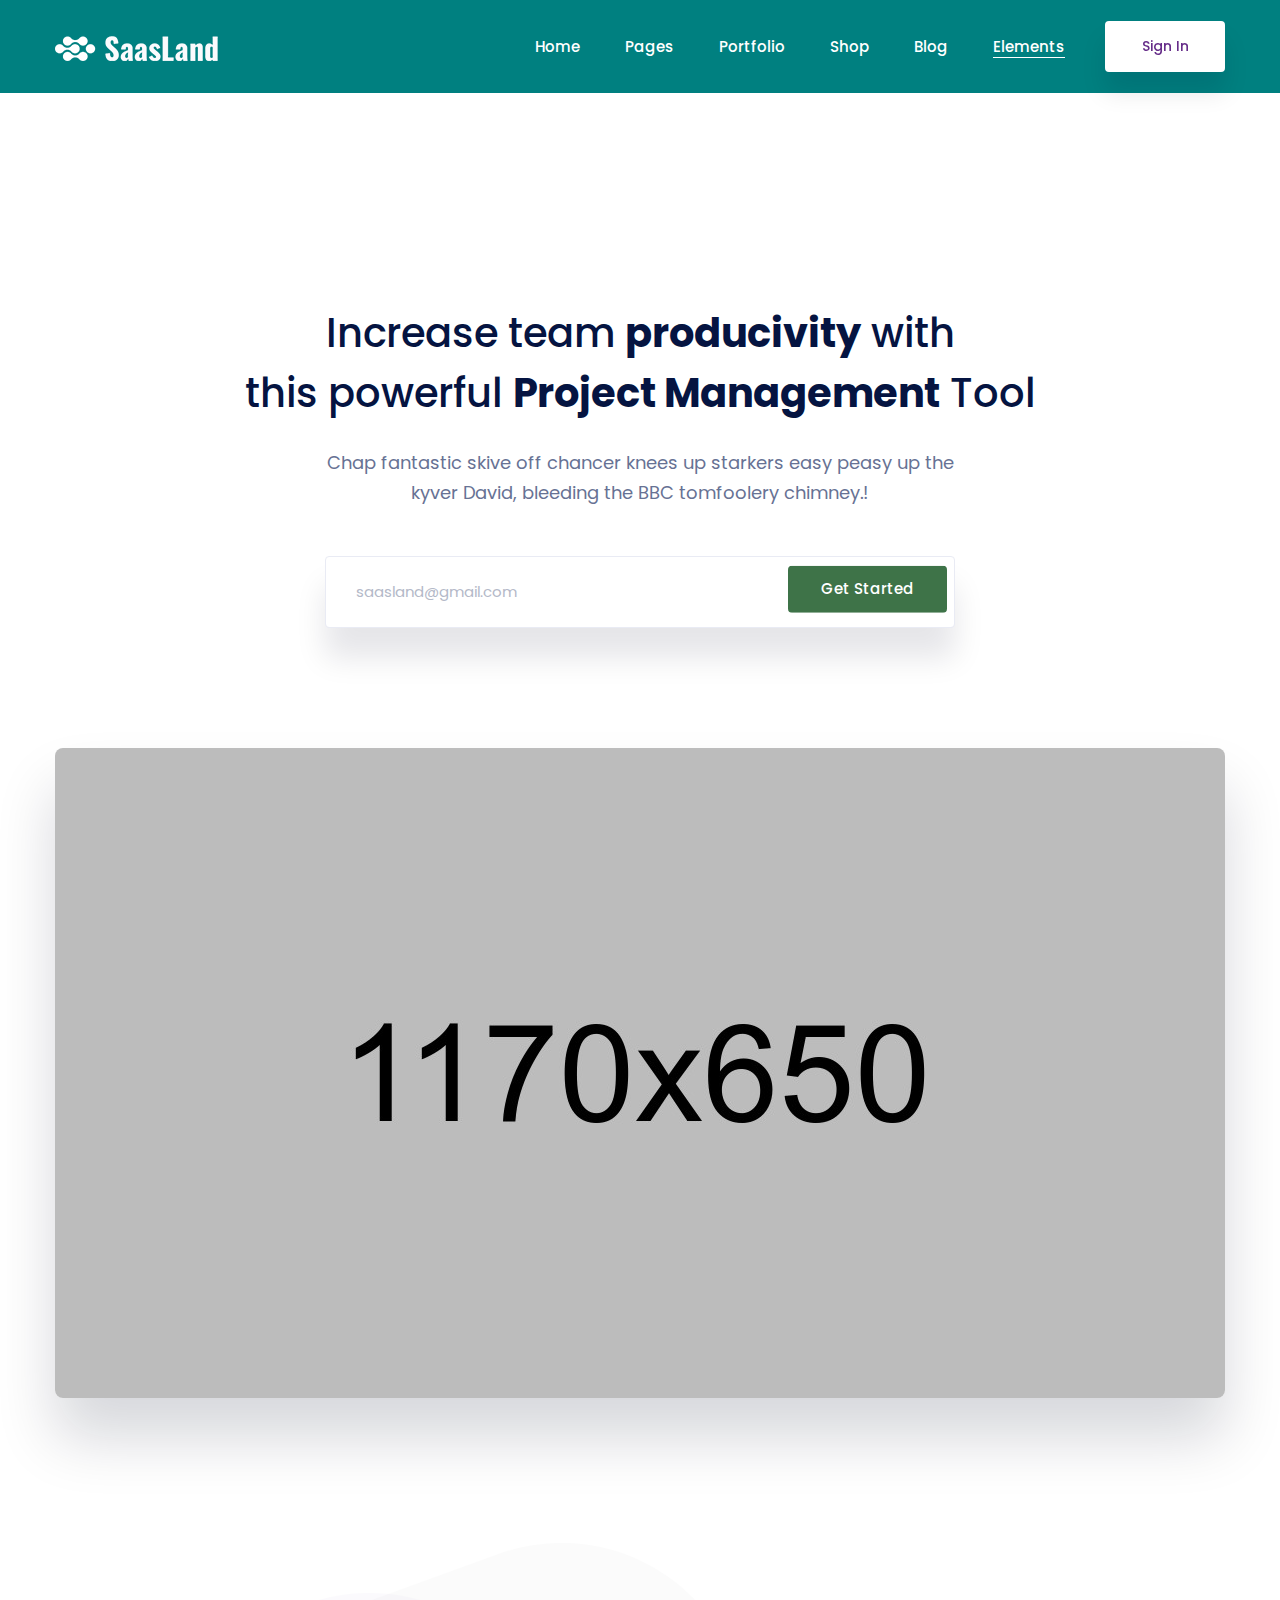
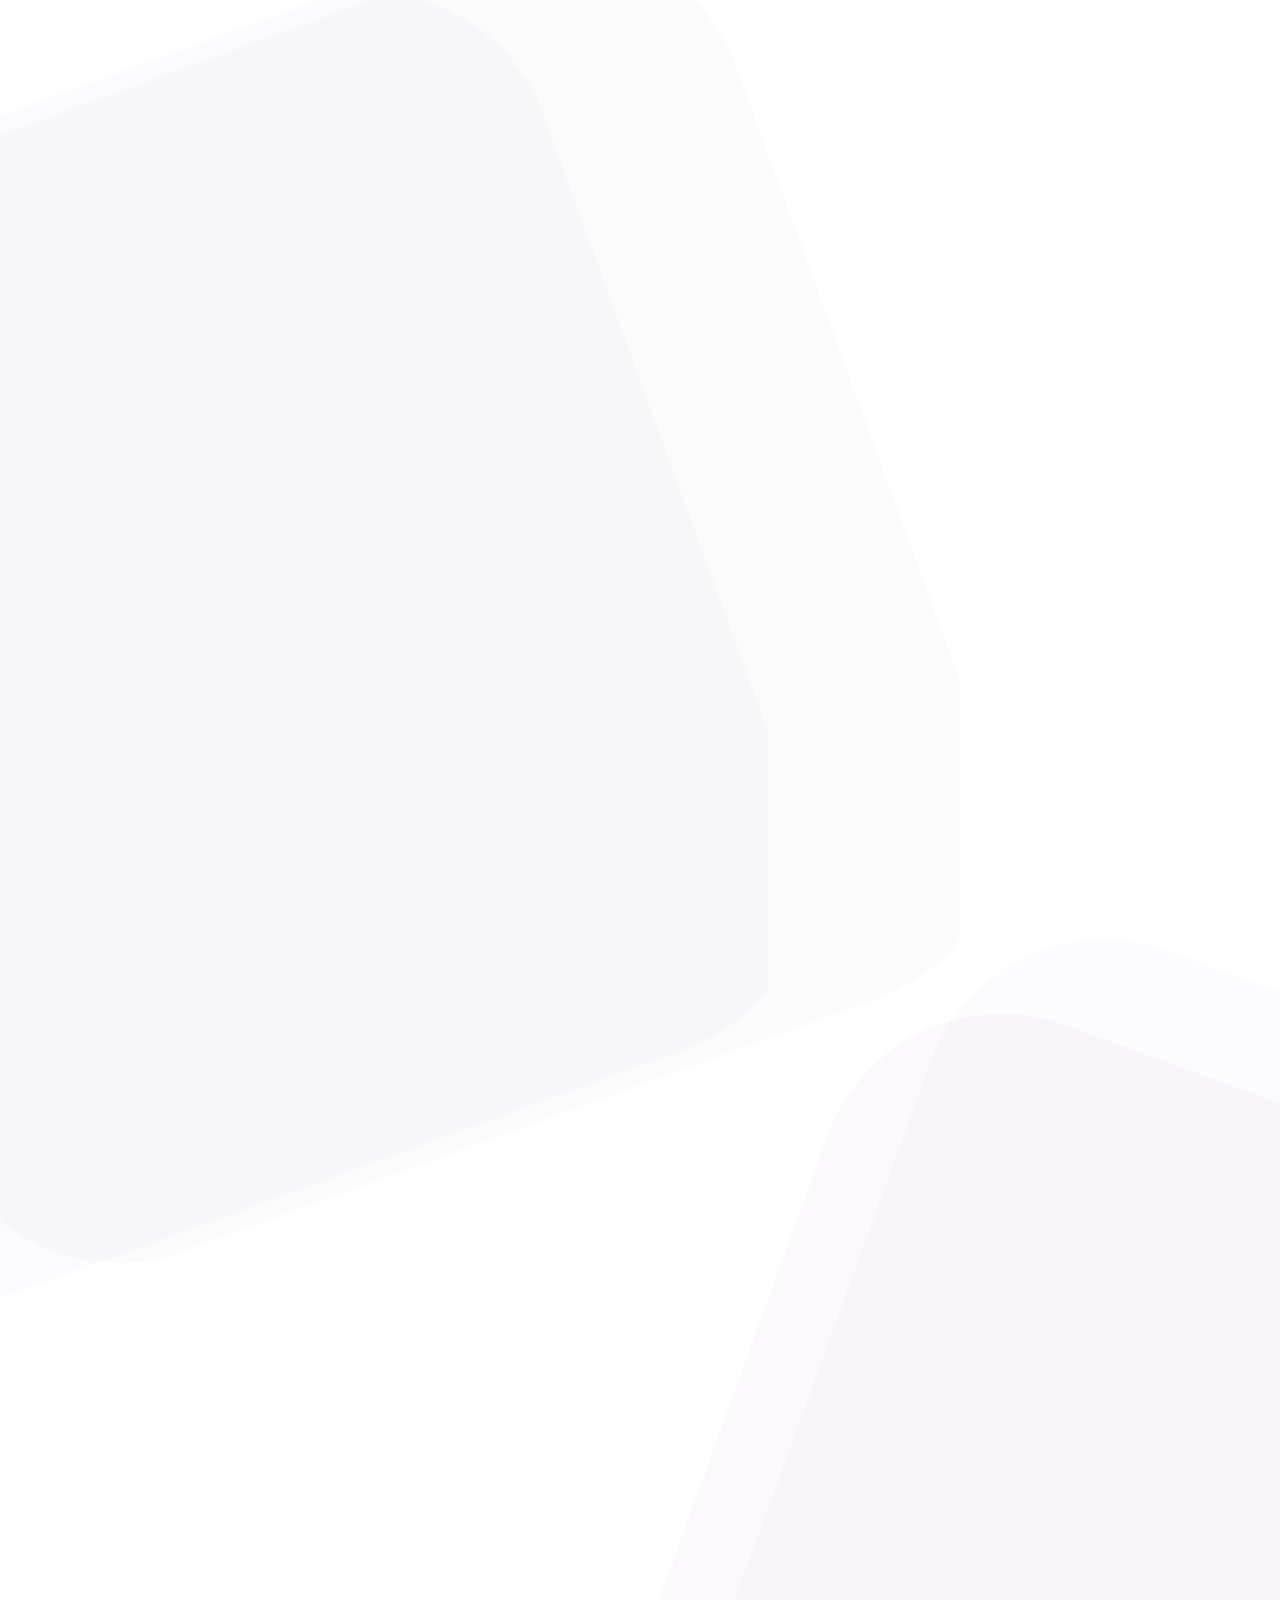
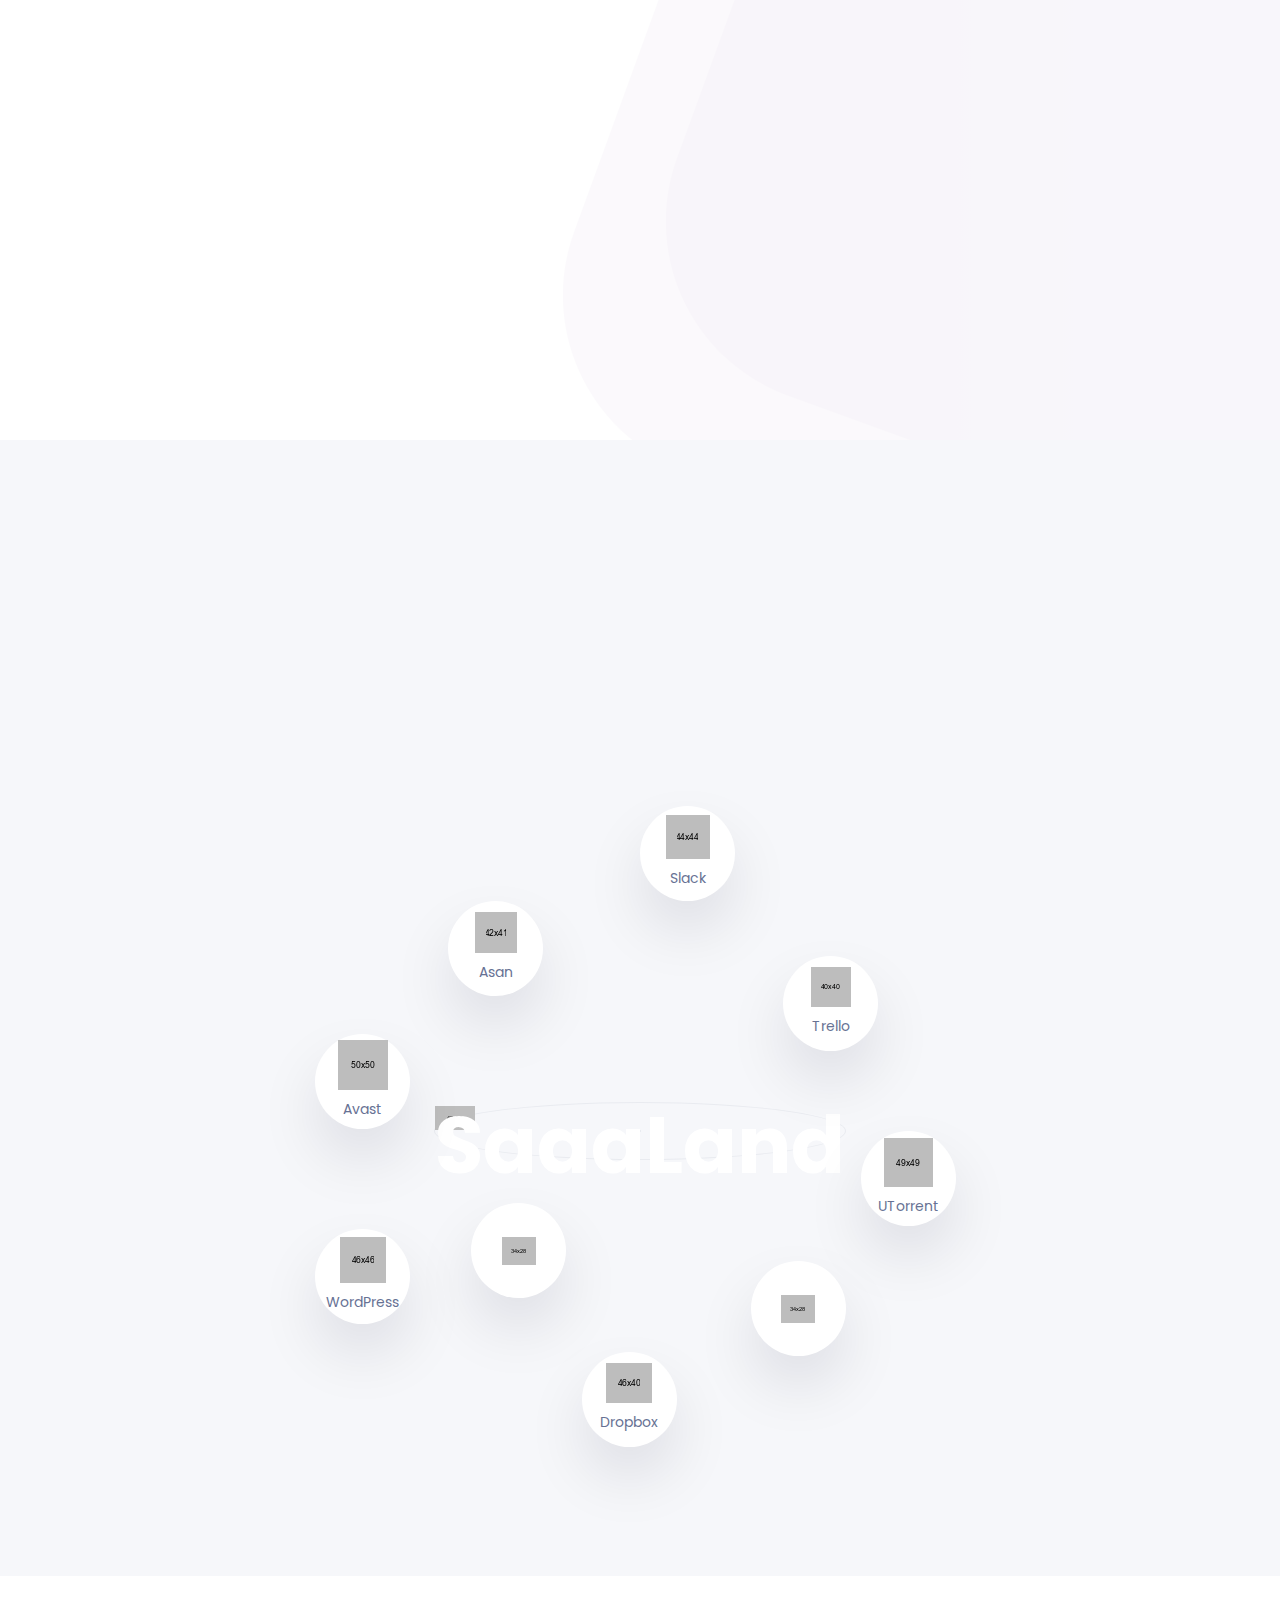
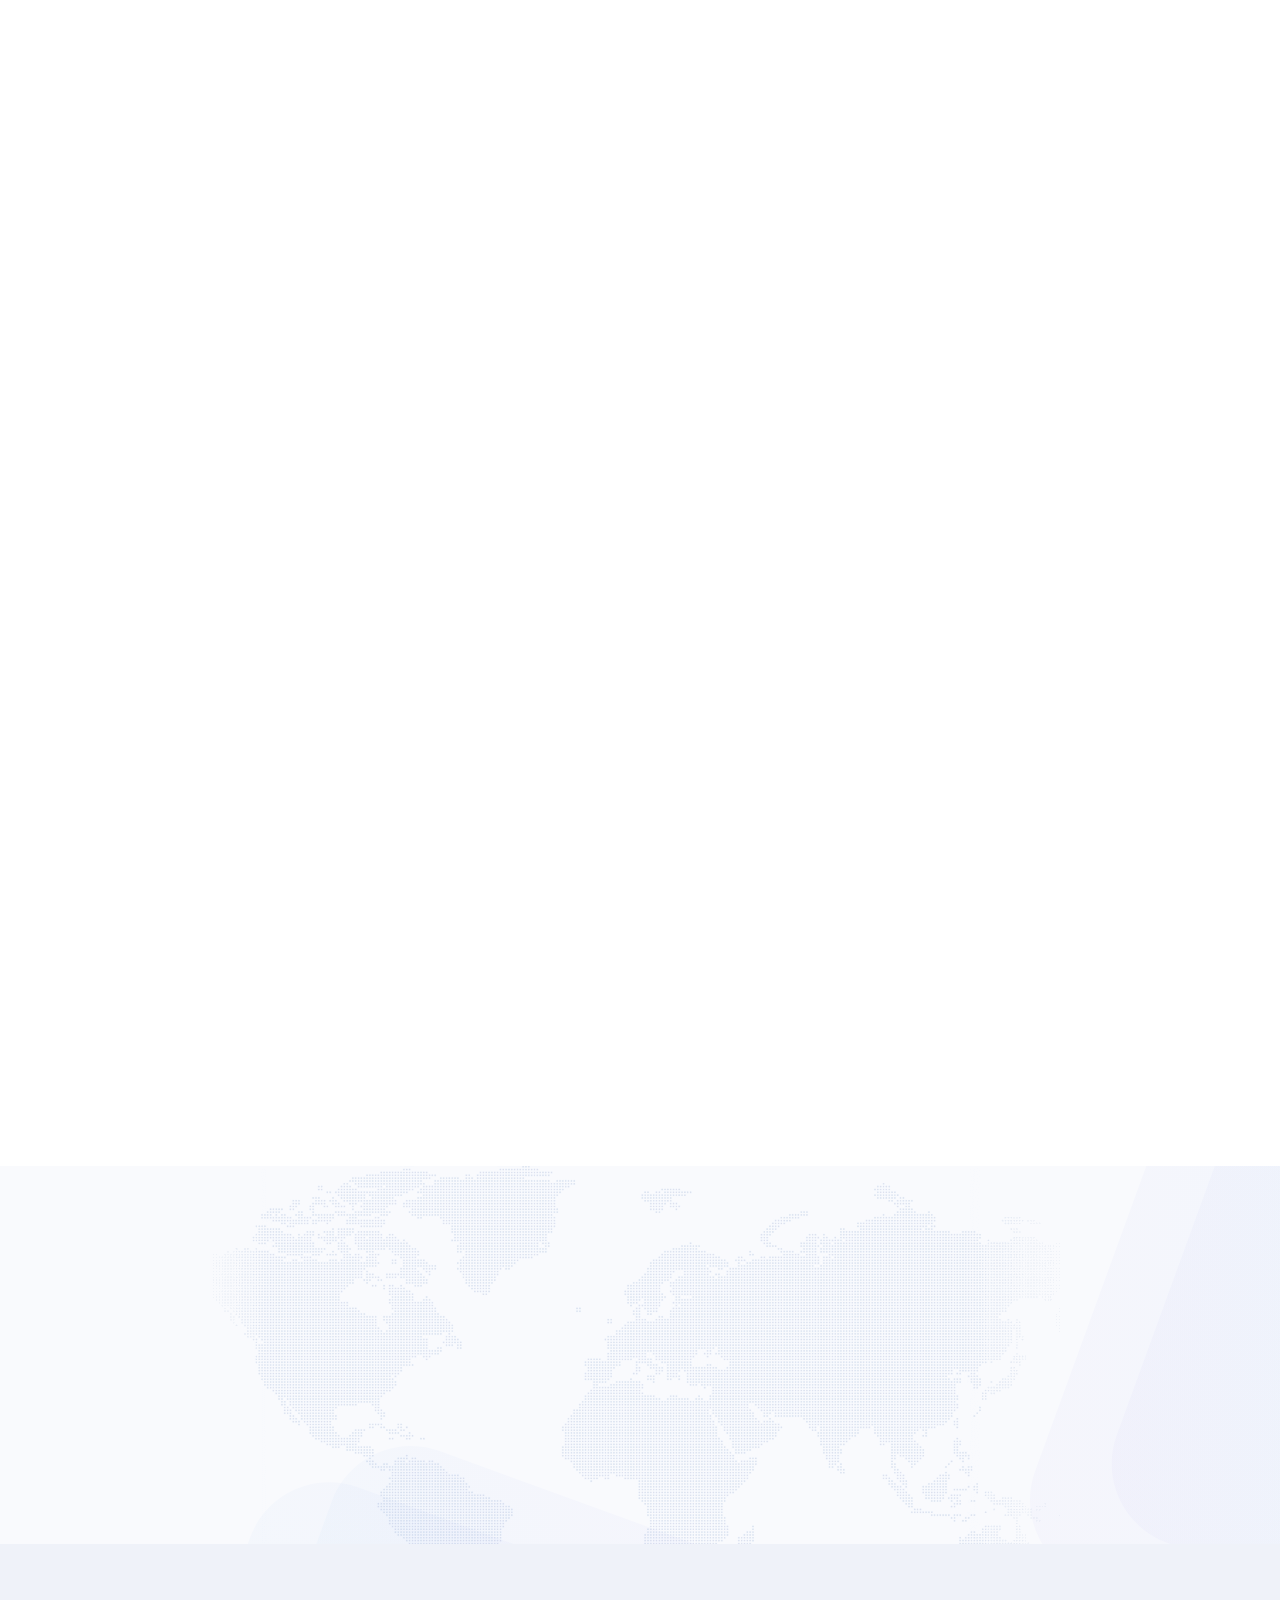
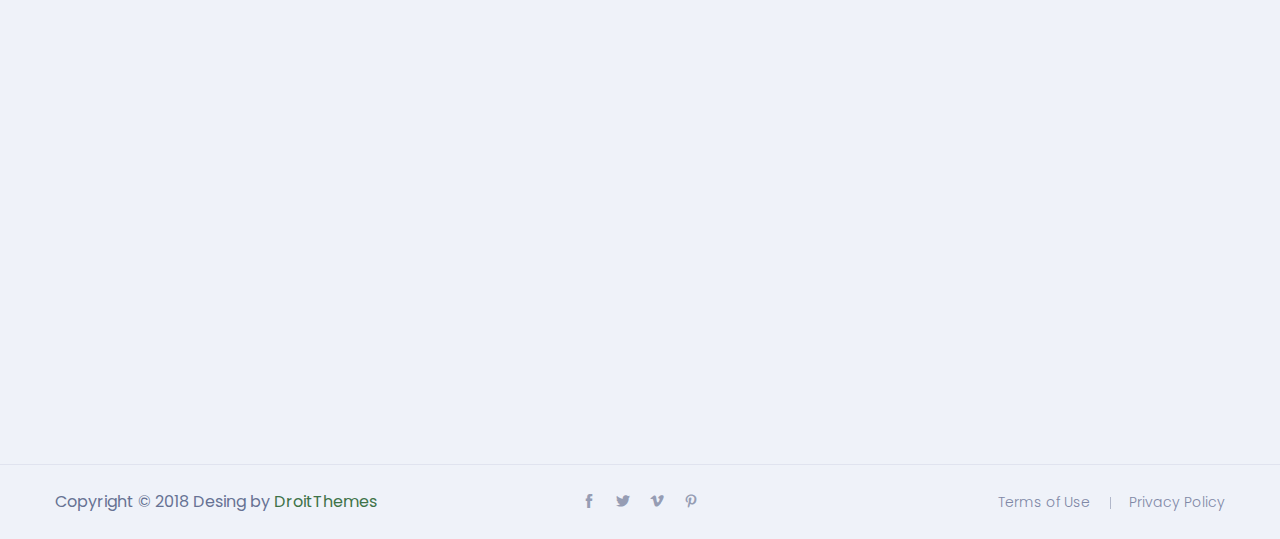
<file: header-dark.html>
<!doctype html>
<html lang="en">

<head>
    <!-- Required meta tags -->
    <meta charset="utf-8">
    <meta name="viewport" content="width=device-width, initial-scale=1, shrink-to-fit=no">
    <link rel="shortcut icon" href="img/favicon.png" type="image/x-icon">
    <title>Saasland</title>
    <!-- Bootstrap CSS -->
    <link rel="stylesheet" href="css/bootstrap.min.css">
    <link rel="stylesheet" href="vendors/bootstrap-selector/css/bootstrap-select.min.css">
    <!--icon font css-->
    <link rel="stylesheet" href="vendors/themify-icon/themify-icons.css">
    <link rel="stylesheet" href="vendors/flaticon/flaticon.css">
    <link rel="stylesheet" href="vendors/animation/animate.css">
    <link rel="stylesheet" href="vendors/owl-carousel/assets/owl.carousel.min.css">
    <link rel="stylesheet" href="vendors/nice-select/nice-select.css">
    <link rel="stylesheet" href="vendors/elagent/style.css">
    <link rel="stylesheet" href="vendors/magnify-pop/magnific-popup.css">
    <link rel="stylesheet" href="vendors/scroll/jquery.mCustomScrollbar.min.css">
    <link rel="stylesheet" href="css/style.css">
    <link rel="stylesheet" href="css/responsive.css">
</head>

<body>
    <div id="preloader">
        <div id="ctn-preloader" class="ctn-preloader">
            <div class="animation-preloader">
                <div class="spinner"></div>
                <div class="txt-loading">
                    <span data-text-preloader="S" class="letters-loading">
                        S
                    </span>
                    <span data-text-preloader="A" class="letters-loading">
                        A
                    </span>
                    <span data-text-preloader="A" class="letters-loading">
                        A
                    </span>
                    <span data-text-preloader="S" class="letters-loading">
                        S
                    </span>
                    <span data-text-preloader="L" class="letters-loading">
                        L
                    </span>
                    <span data-text-preloader="A" class="letters-loading">
                        A
                    </span>
                    <span data-text-preloader="N" class="letters-loading">
                        N
                    </span>
                    <span data-text-preloader="D" class="letters-loading">
                        D
                    </span>
                </div>
                <p class="text-center">Loading</p>
            </div>
            <div class="loader">
                <div class="row">
                    <div class="col-3 loader-section section-left">
                        <div class="bg"></div>
                    </div>
                    <div class="col-3 loader-section section-left">
                        <div class="bg"></div>
                    </div>
                    <div class="col-3 loader-section section-right">
                        <div class="bg"></div>
                    </div>
                    <div class="col-3 loader-section section-right">
                        <div class="bg"></div>
                    </div>
                </div>
            </div>
        </div>
    </div>
    <div class="body_wrapper">
        <header class="header_area header_area_two h_dark">
            <nav class="navbar navbar-expand-lg menu_one menu_four">
                <div class="container">
                    <a class="navbar-brand sticky_logo" href="#"><img src="img/logo2.png" srcset="img/logo2x-2.png 2x" alt="logo"><img src="img/logo.png" srcset="img/logo2x.png 2x" alt=""></a>
                    <button class="navbar-toggler collapsed" type="button" data-toggle="collapse" data-target="#navbarSupportedContent" aria-controls="navbarSupportedContent" aria-expanded="false" aria-label="Toggle navigation">
                        <span class="menu_toggle">
                            <span class="hamburger">
                                <span></span>
                                <span></span>
                                <span></span>
                            </span>
                            <span class="hamburger-cross">
                                <span></span>
                                <span></span>
                            </span>
                        </span>
                    </button>

                    <div class="collapse navbar-collapse justify-content-end" id="navbarSupportedContent">
                        <ul class="navbar-nav menu w_menu">
                            <li class="nav-item dropdown submenu mega_menu mega_menu_two">
                                <a class="nav-link dropdown-toggle" href="#" role="button" data-toggle="dropdown" aria-haspopup="true" aria-expanded="false">
                                    Home
                                </a>
                                <div class="mega_menu_inner">
                                    <ul class="dropdown-menu">
                                        <li class="nav-item">
                                            <ul class="dropdown-menu scroll">
                                                <li class="nav-item">
                                                    <a href="home-chat.html" class="item">
                                                        <span class="img">
                                                            <span class="rebon_tap">New</span>
                                                            <img src="img/mega-menu-img/home-chat.jpg" alt="Prototyping Tool">
                                                        </span>
                                                        <span class="text">
                                                            Home Chat
                                                        </span>
                                                    </a>
                                                </li>
                                                <li class="nav-item">
                                                    <a href="home-tracking.html" class="item">
                                                        <span class="img">
                                                            <span class="rebon_tap">New</span>
                                                            <img src="img/mega-menu-img/home-track.jpg" alt="Prototyping Tool">
                                                        </span>
                                                        <span class="text">
                                                            Home Tracking
                                                        </span>
                                                    </a>
                                                </li>
                                                <li class="nav-item">
                                                    <a href="home-event.html" class="item">
                                                        <span class="img">
                                                            <span class="rebon_tap">New</span>
                                                            <img src="img/mega-menu-img/home-event.jpg" alt="Prototyping Tool">
                                                        </span>
                                                        <span class="text">
                                                            Home Event
                                                        </span>
                                                    </a>
                                                </li>
                                                <li class="nav-item">
                                                    <a href="home-security.html" class="item">
                                                        <span class="img">
                                                            <span class="rebon_tap">New</span>
                                                            <img src="img/mega-menu-img/home-security.jpg" alt="Prototyping Tool">
                                                        </span>
                                                        <span class="text">
                                                            Home Security
                                                        </span>
                                                    </a>
                                                </li>
                                                <li class="nav-item">
                                                    <a href="home-split.html" class="item">
                                                        <span class="img">
                                                            <img src="img/mega-menu-img/home7.jpg" alt="Prototyping Tool">
                                                        </span>
                                                        <span class="text">
                                                            Home Split
                                                        </span>
                                                    </a>
                                                </li>
                                                <li class="nav-item">
                                                    <a href="home-support.html" class="item">
                                                        <span class="img">
                                                            <img src="img/mega-menu-img/support.jpg" alt="Prototyping Tool">
                                                        </span>
                                                        <span class="text">
                                                            Support
                                                        </span>
                                                    </a>
                                                </li>
                                                <li class="nav-item">
                                                    <a href="home-color.html" class="item">
                                                        <span class="img">
                                                            <img src="img/mega-menu-img/home-animation.jpg" alt="Prototyping Tool">
                                                        </span>
                                                        <span class="text">
                                                            Scroll Animation
                                                        </span>
                                                    </a>
                                                </li>
                                                <li class="nav-item">
                                                    <a href="home-erp.html" class="item">
                                                        <span class="img">
                                                            <img src="img/mega-menu-img/analytices.jpg" alt="Prototyping Tool">
                                                        </span>
                                                        <span class="text">
                                                            Analytices
                                                        </span>
                                                    </a>
                                                </li>
                                                <li class="nav-item">
                                                    <a href="home-hosting.html" class="item">
                                                        <span class="img">
                                                            <img src="img/mega-menu-img/hosting.jpg" alt="Prototyping Tool">
                                                        </span>
                                                        <span class="text">
                                                            Hosting
                                                        </span>
                                                    </a>
                                                </li>
                                                <li class="nav-item">
                                                    <a href="home-pos.html" class="item">
                                                        <span class="img">
                                                            <img src="img/mega-menu-img/pos.jpg" alt="Prototyping Tool">
                                                        </span>
                                                        <span class="text">
                                                            POS
                                                        </span>
                                                    </a>
                                                </li>
                                                <li class="nav-item">
                                                    <a href="home-erp.html" class="item">
                                                        <span class="img">
                                                            <img src="img/mega-menu-img/erp.jpg" alt="Prototyping Tool">
                                                        </span>
                                                        <span class="text">
                                                            ERP
                                                        </span>
                                                    </a>
                                                </li>
                                                <li class="nav-item">
                                                    <a href="home-prototype-two.html" class="item">
                                                        <span class="img">
                                                            <img src="img/mega-menu-img/Prototyping_Tool.jpg" alt="Prototyping Tool">
                                                        </span>
                                                        <span class="text">
                                                            Prototyping Tool
                                                        </span>
                                                    </a>
                                                </li>
                                                <li class="nav-item">
                                                    <a href="home-payment-processing.html" class="item">
                                                        <span class="img">
                                                            <img src="img/mega-menu-img/home16.jpg">
                                                        </span>
                                                        <span class="text">
                                                            Payment Processing
                                                        </span>
                                                    </a>
                                                </li>
                                                <li class="nav-item">
                                                    <a href="home-mail.html" class="item">
                                                        <span class="img">
                                                            <img src="img/mega-menu-img/home9.jpg">
                                                        </span>
                                                        <span class="text">
                                                            Email Client
                                                        </span>
                                                    </a>
                                                </li>
                                                <li class="nav-item">
                                                    <a href="home-startup.html" class="item">
                                                        <span class="img">
                                                            <img src="img/mega-menu-img/home15.jpg">
                                                        </span>
                                                        <span class="text">
                                                            Startup
                                                        </span>
                                                    </a>
                                                </li>
                                                <li class="nav-item">
                                                    <a href="home-saas.html" class="item">
                                                        <span class="img">
                                                            <img src="img/mega-menu-img/home17.jpg" alt="Classic Saas">
                                                        </span>
                                                        <span class="text">
                                                            Classic Saas
                                                        </span>
                                                    </a>
                                                </li>
                                                <li class="nav-item">
                                                    <a href="home-software-dark.html" class="item">
                                                        <span class="img">
                                                            <img src="img/mega-menu-img/home13.jpg" alt="Software (Dark)">
                                                        </span>
                                                        <span class="text">
                                                            Software (Dark)
                                                        </span>
                                                    </a>
                                                </li>
                                                <li class="nav-item">
                                                    <a href="home-app-showcase.html" class="item">
                                                        <span class="img">
                                                            <img src="img/mega-menu-img/home14.jpg" alt="App Showcase">
                                                        </span>
                                                        <span class="text">
                                                            App Showcase
                                                        </span>
                                                    </a></li>
                                                <li class="nav-item">
                                                    <a href="home-digital-marketing.html" class="item">
                                                        <span class="img">
                                                            <img src="img/mega-menu-img/home11.jpg" alt="Digital Marketing">
                                                        </span>
                                                        <span class="text">
                                                            Digital Marketing
                                                        </span>
                                                    </a>
                                                </li>
                                                <li class="nav-item">
                                                    <a href="home-cloud.html" class="item">
                                                        <span class="img">
                                                            <img src="img/mega-menu-img/home12.jpg" alt="Cloud Based Saas">
                                                        </span>
                                                        <span class="text">
                                                            Cloud Based Saas
                                                        </span>
                                                    </a>
                                                </li>
                                                <li class="nav-item">
                                                    <a href="home-hr-management.html" class="item">
                                                        <span class="img">
                                                            <img src="img/mega-menu-img/home4.jpg" alt="HR Management">
                                                        </span>
                                                        <span class="text">
                                                            HR Management
                                                        </span>
                                                    </a>
                                                </li>
                                                <li class="nav-item">
                                                    <a href="home-marketing-two.html" class="item">
                                                        <span class="img">
                                                            <img src="img/mega-menu-img/home3.jpg" alt="CRM Software">
                                                        </span>
                                                        <span class="text">
                                                            CRM Software
                                                        </span>
                                                    </a>
                                                </li>
                                                <li class="nav-item">
                                                    <a href="home-payment-style2.html" class="item">
                                                        <span class="img">
                                                            <img src="img/mega-menu-img/home1.jpg" alt="Accounts &amp; Billing">
                                                        </span>
                                                        <span class="text">
                                                            Accounts &amp; Billing
                                                        </span>
                                                    </a>
                                                </li>
                                                <li class="nav-item">
                                                    <a href="home-digital-marketing-two.html" class="item">
                                                        <span class="img">
                                                            <img src="img/mega-menu-img/home5.jpg" alt="Digital Agency">
                                                        </span>
                                                        <span class="text">
                                                            Digital Agency
                                                        </span>
                                                    </a>
                                                </li>
                                                <li class="nav-item">
                                                    <a href="home-project-management.html" class="item">
                                                        <span class="img">
                                                            <img src="img/mega-menu-img/home8.jpg" alt="Project Management">
                                                        </span>
                                                        <span class="text">
                                                            Project Management
                                                        </span>
                                                    </a>
                                                </li>
                                                <li class="nav-item">
                                                    <a href="home-saas-two.html" class="item">
                                                        <span class="img">
                                                            <img src="img/mega-menu-img/saas2-slider.png" alt="Saas 02 (Slider)">
                                                        </span>
                                                        <span class="text">
                                                            Saas 02 (Slider)
                                                        </span>
                                                    </a>
                                                </li>
                                                <li class="nav-item">
                                                    <a href="home-company.html" class="item">
                                                        <span class="img">
                                                            <img src="img/mega-menu-img/home2.jpg" alt="home2">
                                                        </span>
                                                        <span class="text">
                                                            Company
                                                        </span>
                                                    </a>
                                                </li>
                                            </ul>
                                        </li>
                                    </ul>
                                </div>
                            </li>
                            <li class="dropdown submenu nav-item"><a title="Pages" class="dropdown-toggle nav-link" data-toggle="dropdown" role="button" aria-haspopup="true" aria-expanded="false" href="#">Pages</a>
                                <ul role="menu" class=" dropdown-menu">
                                    <li class="dropdown submenu nav-item"><a title="Service" class="dropdown-toggle nav-link" data-toggle="dropdown" role="button" aria-haspopup="true" aria-expanded="false" href="#">Service <span class="arrow_carrot-right"></span> </a>
                                        <ul class=" dropdown-menu">
                                            <li class="nav-item"><a title="Service 01" class="nav-link" href="service-1.html">Service 01</a></li>
                                            <li class="nav-item"><a title="Service 02" class="nav-link" href="service-2.html">Service 02</a></li>
                                            <li class="nav-item"><a title="Service 03" class="nav-link" href="service-3.html">Service 03</a></li>
                                            <li class="nav-item"><a title="Service Details" class="nav-link" href="service-details.html">Service Details</a></li>
                                        </ul>
                                    </li>

                                    <li class="dropdown submenu nav-item"><a title="Career" class="dropdown-toggle nav-link" data-toggle="dropdown" role="button" aria-haspopup="true" aria-expanded="false" href="#">Career <span class="arrow_carrot-right"></span> </a>
                                        <ul class=" dropdown-menu">
                                            <li class="nav-item"><a title="Job Listing" class="nav-link" href="job-listing.html">Job Listing</a></li>
                                            <li class="nav-item"><a title="Job Details" class="nav-link" href="job-details.html">Job Details</a></li>
                                            <li class="nav-item"><a title="Apply Job" class="nav-link" href="job-apply.html">Apply Job</a></li>
                                        </ul>
                                    </li>
                                    <li class="nav-item"><a title="About" class="nav-link" href="about.html">About</a></li>
                                    <li class="nav-item"><a title="Process" class="nav-link" href="process.html">Process</a></li>
                                    <li class="nav-item"><a title="Pricing" class="nav-link" href="price.html">Pricing</a></li>
                                    <li class="dropdown submenu nav-item"><a title="Case Study" class="dropdown-toggle nav-link" data-toggle="dropdown" role="button" aria-haspopup="true" aria-expanded="false" href="#">Case Study<span class="arrow_carrot-right"></span> </a>
                                        <ul class=" dropdown-menu">
                                            <li class="nav-item"><a title="Case Study" class="nav-link" href="case-study.html">Case Study</a></li>
                                            <li class="nav-item"><a title="Case study Details" class="nav-link" href="case-study-details.html">Case Study Details</a></li>
                                        </ul>
                                    </li>
                                    <li class="nav-item"><a title="Team" class="nav-link" href="team.html">Team</a></li>
                                    <li class="dropdown submenu nav-item"><a title="Sign Up" class="dropdown-toggle nav-link" data-toggle="dropdown" role="button" aria-haspopup="true" aria-expanded="false" href="#">Sign Up <span class="arrow_carrot-right"></span> </a>
                                        <ul class=" dropdown-menu">
                                            <li class="nav-item"><a title="Sign Up 01" class="nav-link" href="sign-up-1.html">Sign Up 01</a></li>
                                            <li class="nav-item"><a title="Sign Up 02" class="nav-link" href="sign-up-2.html">Sign Up 02</a></li>
                                        </ul>
                                    </li>
                                    <li class="dropdown submenu nav-item"><a title="Login" class="dropdown-toggle nav-link" data-toggle="dropdown" role="button" aria-haspopup="true" aria-expanded="false" href="#">Login<span class="arrow_carrot-right"></span> </a>
                                        <ul class=" dropdown-menu">
                                            <li class="nav-item"><a title="Login 01" class="nav-link" href="login.html">Login 01</a></li>
                                            <li class="nav-item"><a title="Login 02" class="nav-link" href="login-two.html">Login 02</a></li>
                                        </ul>
                                    </li>
                                    <li class="nav-item"><a title="FAQ" class="nav-link" href="faq.html">FAQ</a></li>
                                    <li class="dropdown submenu nav-item"><a title="Contact" class="dropdown-toggle nav-link" data-toggle="dropdown" role="button" aria-haspopup="true" aria-expanded="false" href="#">Contact <span class="arrow_carrot-right"></span> </a>
                                        <ul role="menu" class="dropdown-menu">
                                            <li class="nav-item"><a title="Contact 01" class="nav-link" href="contact-1.html">Contact 01</a></li>
                                            <li class="nav-item"><a title="Contact  02" class="nav-link" href="contact-2.html">Contact 02</a></li>
                                        </ul>
                                    </li>
                                    <li class="nav-item"><a title="Thank You" class="nav-link" href="thanks.html">Thank You</a></li>
                                    <li class="nav-item"><a title="Coming Soon" class="nav-link" href="coming-soon.html">Coming Soon</a></li>
                                    <li class="dropdown submenu nav-item"><a title="404" class="dropdown-toggle nav-link" data-toggle="dropdown" role="button" aria-haspopup="true" aria-expanded="false" href="#">404<span class="arrow_carrot-right"></span> </a>
                                        <ul class=" dropdown-menu">
                                            <li class="nav-item"><a title="404 01" class="nav-link" href="404.html">404 01</a></li>
                                            <li class="nav-item"><a title="404 02" class="nav-link" href="404-two.html">404 02</a></li>
                                        </ul>
                                    </li>
                                </ul>
                            </li>
                            <li class="nav-item dropdown submenu mega_menu">
                                <a class="nav-link dropdown-toggle" href="#" role="button" data-toggle="dropdown" aria-haspopup="true" aria-expanded="false">
                                    Portfolio
                                </a>
                                <div class="mega_menu_inner">
                                    <ul class="dropdown-menu">
                                        <li class="nav-item">
                                            <a href="index.html" class="nav-link">Portfolio Grid</a>
                                            <ul class="dropdown-menu">
                                                <li class="nav-item"><a href="portfolio-grid-2col.html" class="nav-link">Style 1 (2 columns)</a></li>
                                                <li class="nav-item"><a href="portfolio-grid-3columns.html" class="nav-link">Style 1 (3 columns)</a></li>
                                                <li class="nav-item"><a href="portfolio-grid-4columns.html" class="nav-link">Style 1 (4 columns)</a></li>
                                                <li class="nav-item"><a href="portfolio-grid-2col-2.html" class="nav-link">Style 2 (2 columns)</a></li>
                                                <li class="nav-item"><a href="portfolio-grid-2col-3.html" class="nav-link">Style 2 (3 columns)</a></li>
                                                <li class="nav-item"><a href="portfolio-grid-2col-4.html" class="nav-link">Style 2 (4 columns)</a></li>
                                            </ul>
                                        </li>
                                        <li class="nav-item">
                                            <a href="index.html" class="nav-link">Portfolio Fluid</a>
                                            <ul class="dropdown-menu">
                                                <li class="nav-item"><a href="portfolio-fullwidth-3columns.html" class="nav-link">Style 1 (3 columns)</a></li>
                                                <li class="nav-item"><a href="portfolio-fullwidth-4columns.html" class="nav-link">Style 1 (4 columns)</a></li>
                                                <li class="nav-item"><a href="portfolio-grid-fullwidth1.html" class="nav-link">Style 2 (3 columns)</a></li>
                                                <li class="nav-item"><a href="portfolio-grid-fullwidth2.html" class="nav-link">Style 2 (4 columns)</a></li>
                                            </ul>
                                        </li>
                                        <li class="nav-item">
                                            <a href="index.html" class="nav-link">Portfolio Masonry</a>
                                            <ul class="dropdown-menu">
                                                <li class="nav-item"><a href="portfolio-mas-2col.html" class="nav-link">Style 1 (2 columns)</a></li>
                                                <li class="nav-item"><a href="portfolio-mas-3col.html" class="nav-link">Style 1 (3 columns)</a></li>
                                                <li class="nav-item"><a href="portfolio-mas-4col.html" class="nav-link">Style 1 (4 columns)</a></li>
                                                <li class="nav-item"><a href="portfolio-mas-3col-2.html" class="nav-link">Style 2 (3 columns)</a></li>
                                                <li class="nav-item"><a href="portfolio-mas-4col-2.html" class="nav-link">Style 2 (4 columns)</a></li>
                                            </ul>
                                        </li>
                                        <li class="nav-item">
                                            <a href="index.html" class="nav-link">Project details</a>
                                            <ul class="dropdown-menu">
                                                <li class="nav-item"><a href="portfolio-details-1.html" class="nav-link">Style 1</a></li>
                                                <li class="nav-item"><a href="portfolio-details-2.html" class="nav-link">Style 2</a></li>
                                                <li class="nav-item"><a href="portfolio-details-3.html" class="nav-link">Style 3</a></li>
                                            </ul>
                                        </li>
                                    </ul>
                                </div>
                            </li>
                            <li class="nav-item dropdown submenu">
                                <a class="nav-link dropdown-toggle" href="#" role="button" data-toggle="dropdown" aria-haspopup="true" aria-expanded="false">
                                    Shop
                                </a>
                                <ul class="dropdown-menu">
                                    <li class="nav-item"><a href="shop-grid.html" class="nav-link">Shop Grid</a></li>
                                    <li class="nav-item"><a href="shop-list.html" class="nav-link">Shop list</a></li>
                                    <li class="nav-item"><a href="product-details-1.html" class="nav-link">Product detail</a></li>
                                    <li class="nav-item"><a href="shoping-cart.html" class="nav-link">Shopping cart</a></li>
                                    <li class="nav-item"><a href="checkout.html" class="nav-link">Checkout</a></li>
                                    <li class="nav-item"><a href="wishlist.html" class="nav-link">Wishlist</a></li>
                                </ul>
                            </li>
                            <li class="nav-item dropdown submenu">
                                <a class="nav-link dropdown-toggle" href="#" role="button" data-toggle="dropdown" aria-haspopup="true" aria-expanded="false">
                                    Blog
                                </a>
                                <ul class="dropdown-menu">
                                    <li class="nav-item"><a href="blog-grid.html" class="nav-link">Blog Grid</a></li>
                                    <li class="nav-item"><a href="blog-grid-two.html" class="nav-link">Blog Grid Two</a></li>
                                    <li class="nav-item"><a href="blog-list.html" class="nav-link">Blog List</a></li>
                                    <li class="nav-item"><a href="blog-right-sidebar.html" class="nav-link">Blog Right Sidebar</a></li>
                                    <li class="nav-item"><a href="blog-masonry.html" class="nav-link">Blog Masonry</a></li>
                                    <li class="nav-item"><a href="blog-masonry-two.html" class="nav-link">Blog Masonry Two</a></li>
                                    <li class="nav-item"><a href="blog-masonry-sidebar.html" class="nav-link">Blog Masonry Sidebar</a></li>
                                    <li class="nav-item"><a href="blog-masonry-sidebar-two.html" class="nav-link">Blog Masonry Sidebar Two</a></li>
                                    <li class="nav-item"><a href="blog-single.html" class="nav-link">Blog Single</a></li>
                                    <li class="nav-item"><a href="blog-single-two.html" class="nav-link">Blog Single Two</a></li>
                                </ul>
                            </li>
                            <li class="nav-item dropdown submenu mega_menu active">
                                <a class="nav-link dropdown-toggle" href="#" role="button" data-toggle="dropdown" aria-haspopup="true" aria-expanded="false">
                                    Elements
                                </a>
                                <div class="mega_menu_inner">
                                    <ul class="dropdown-menu">
                                        <li class="nav-item">
                                            <a class="nav-link">Elements 01</a>
                                            <ul class="dropdown-menu">
                                                <li class="nav-item"><a href="Accordion.html" class="nav-link">Accordions</a></li>
                                                <li class="nav-item"><a href="button.html" class="nav-link">Buttons</a></li>
                                                <li class="nav-item"><a href="team.html" class="nav-link">Team</a></li>
                                                <li class="nav-item"><a href="integration.html" class="nav-link">Integration</a></li>
                                                <li class="nav-item"><a href="client.html" class="nav-link">Clients</a></li>
                                                <li class="nav-item"><a href="subscribe.html" class="nav-link">Subscribe</a></li>
                                                <li class="nav-item"><a href="call-to-action.html" class="nav-link">Call to Action</a></li>
                                                <li class="nav-item"><a href="tab.html" class="nav-link">Tab</a></li>
                                            </ul>
                                        </li>

                                        <li class="nav-item">
                                            <a class="nav-link">Elements 02</a>
                                            <ul class="dropdown-menu">
                                                <li class="nav-item"><a href="testimonial.html" class="nav-link">Testimonials</a></li>
                                                <li class="nav-item"><a href="video.html" class="nav-link">Video</a></li>
                                                <li class="nav-item"><a href="carosuel.html" class="nav-link">Carosuel</a></li>
                                                <li class="nav-item"><a href="google-map.html" class="nav-link">Google Map</a></li>
                                                <li class="nav-item"><a href="contact-form.html" class="nav-link">Contact Form</a></li>
                                                <li class="nav-item"><a href="process.html" class="nav-link">Process</a></li>
                                                <li class="nav-item"><a href="getapp.html" class="nav-link">Get App</a></li>
                                            </ul>
                                        </li>
                                        <li class="nav-item">
                                            <a class="nav-link">Elements 03</a>
                                            <ul class="dropdown-menu">
                                                <li class="nav-item"><a href="heading.html" class="nav-link">Heading</a></li>
                                                <li class="nav-item"><a href="blockquote.html" class="nav-link">Blockquote</a></li>
                                                <li class="nav-item"><a href="price.html" class="nav-link">Pricing Table</a></li>
                                                <li class="nav-item"><a href="fun-fact.html" class="nav-link">Fun Fact</a></li>
                                                <li class="nav-item"><a href="coming-soon.html" class="nav-link">Countdown Timer</a></li>
                                                <li class="nav-item"><a href="pagination.html" class="nav-link">Pagination</a></li>
                                            </ul>
                                        </li>
                                        <li class="nav-item">
                                            <a class="nav-link">
                                                Headers
                                            </a>
                                            <ul class="dropdown-menu">
                                                <li class="nav-item"><a href="header-dark.html" class="nav-link">Header Dark</a></li>
                                                <li class="nav-item"><a href="header-style2.html" class="nav-link">Header Style 2</a></li>
                                                <li class="nav-item"><a href="header-style3.html" class="nav-link">Header Style 3</a></li>
                                                <li class="nav-item"><a href="header-style4.html" class="nav-link">Header Style 4</a></li>
                                                <li class="nav-item"><a href="header-style5.html" class="nav-link">Header Style 5</a></li>
                                                <li class="nav-item"><a href="header-style6.html" class="nav-link">Header Style 6</a></li>
                                                <li class="nav-item"><a href="header-style7.html" class="nav-link">Header Style 7</a></li>
                                                <li class="nav-item"><a href="header-style8.html" class="nav-link">Header Style 8</a></li>
                                            </ul>
                                        </li>
                                    </ul>
                                </div>
                            </li>
                        </ul>
                        <a class="btn_get btn_hover hidden-sm hidden-xs" href="#get-app">Sign In</a>
                    </div>
                </div>
            </nav>
        </header>

        <section class="saas_home_area">
            <div class="banner_top">
                <div class="container">
                    <div class="row">
                        <div class="col-md-12 text-center">
                            <h2 class="f_p f_size_40 l_height60 wow fadeInUp" data-wow-delay="0.3s">Increase team <span class="f_700">producivity</span> with <br>this powerful <span class="f_700">Project Management</span> Tool</h2>
                            <p class="f_size_18 l_height30 wow fadeInUp" data-wow-delay="0.5s">Chap fantastic skive off chancer knees up starkers easy peasy up the<br> kyver David, bleeding the BBC tomfoolery chimney.!</p>
                            <form class="mailchimp wow fadeInUp" data-wow-delay="0.7s" method="post">
                                <div class="input-group subcribes">
                                    <input type="text" name="EMAIL" class="form-control memail" placeholder="saasland@gmail.com">
                                    <button class="btn btn_submit f_size_15 f_500" type="submit">Get Started</button>
                                </div>
                                <p class="mchimp-errmessage" style="display: none;"></p>
                                <p class="mchimp-sucmessage" style="display: none;"></p>
                            </form>
                        </div>
                    </div>
                    <div class="saas_home_img wow fadeInUp" data-wow-delay="0.8s">
                        <img src="img/saas/banner_img.jpg" alt="">
                    </div>
                </div>
            </div>
        </section>

        <section class="service_promo_area">
            <div class="shape_top">
                <svg xmlns="http://www.w3.org/2000/svg" xmlns:xlink="http://www.w3.org/1999/xlink" class="shape shape_one">
                    <defs>
                        <linearGradient>
                            <stop offset="0%" stop-color="rgb(76,1,124)" stop-opacity="0.95" />
                            <stop offset="100%" stop-color="rgb(103,84,226)" stop-opacity="0.95" />
                        </linearGradient>
                    </defs>
                    <path d="M121.891,264.576 L818.042,11.198 C914.160,-23.786 1020.439,25.773 1055.424,121.890 L1308.802,818.041 C1343.786,914.159 1294.227,1020.439 1198.109,1055.422 L501.958,1308.801 C405.840,1343.785 299.560,1294.226 264.576,1198.108 L11.198,501.957 C-23.786,405.839 25.773,299.560 121.891,264.576 Z" />
                </svg>
                <svg xmlns="http://www.w3.org/2000/svg" xmlns:xlink="http://www.w3.org/1999/xlink" class="shape shape_two">
                    <defs>
                        <linearGradient id="PSgrad_0">
                            <stop offset="0%" stop-color="rgb(76,1,124)" stop-opacity="0.95" />
                            <stop offset="100%" stop-color="rgb(103,84,226)" stop-opacity="0.95" />
                        </linearGradient>

                    </defs>
                    <path fill="url(#PSgrad_0)" d="M121.891,264.575 L818.042,11.198 C914.160,-23.786 1020.439,25.772 1055.424,121.890 L1308.802,818.040 C1343.786,914.159 1294.227,1020.439 1198.109,1055.423 L501.958,1308.801 C405.840,1343.785 299.560,1294.226 264.576,1198.107 L11.198,501.957 C-23.786,405.839 25.773,299.560 121.891,264.575 Z" />
                </svg>
                <svg xmlns="http://www.w3.org/2000/svg" xmlns:xlink="http://www.w3.org/1999/xlink" class="shape shape_three">
                    <defs>
                        <linearGradient id="PSgrad_1">
                            <stop offset="0%" stop-color="rgb(76,1,124)" stop-opacity="0.95" />
                            <stop offset="100%" stop-color="rgb(103,84,226)" stop-opacity="0.95" />
                        </linearGradient>

                    </defs>
                    <path fill="url(#PSgrad_1)" d="M1198.109,264.576 L501.958,11.198 C405.840,-23.787 299.560,25.772 264.576,121.891 L11.198,818.041 C-23.786,914.159 25.773,1020.439 121.891,1055.422 L818.042,1308.801 C914.160,1343.785 1020.439,1294.226 1055.424,1198.108 L1308.802,501.957 C1343.786,405.839 1294.227,299.560 1198.109,264.576 Z" />
                </svg>
                <svg xmlns="http://www.w3.org/2000/svg" xmlns:xlink="http://www.w3.org/1999/xlink" class="shape shape_four">
                    <defs>
                        <linearGradient id="PSgrad_2">
                            <stop offset="0%" stop-color="rgb(76,1,124)" stop-opacity="0.95" />
                            <stop offset="100%" stop-color="rgb(103,84,226)" stop-opacity="0.95" />
                        </linearGradient>

                    </defs>
                    <path fill="url(#PSgrad_2)" d="M1198.109,264.575 L501.958,11.198 C405.840,-23.787 299.560,25.772 264.576,121.890 L11.198,818.040 C-23.786,914.158 25.773,1020.439 121.891,1055.423 L818.042,1308.801 C914.160,1343.785 1020.440,1294.225 1055.424,1198.107 L1308.802,501.957 C1343.786,405.839 1294.227,299.560 1198.109,264.575 Z" />
                </svg>
            </div>
            <div class="s_service_section">
                <div class="container custom_container">
                    <h2 class="f_p f_size_30 l_height50 f_600 t_color text-center wow fadeInUp" data-wow-delay="0.3s">If you Rely on Independent Contractors, SaasLand<br> was Built Specifically for You</h2>
                    <div class="row s_service_info mt_70">
                        <div class="col-lg-3 col-sm-6">
                            <div class="s_service_item wow fadeInLeft" data-wow-delay="0.3s">
                                <div class="solid_overlay"></div>
                                <div class="icon icon_1">
                                    <i class="ti-user"></i>
                                </div>
                                <h5 class="f_p f_size_20 f_600 t_color">Management</h5>
                                <p class="l_height28">Oxford I don't want no agro naff sloshed. I bite your arm off mush hunky-dory nice one ummm I'm telling lurgy well some.!</p>
                                <a href="#" class="learn_btn_two">Learn More <i class="ti-arrow-right"></i></a>
                            </div>
                        </div>
                        <div class="col-lg-3 col-sm-6">
                            <div class="s_service_item wow fadeInLeft" data-wow-delay="0.5s">
                                <div class="solid_overlay"></div>
                                <div class="icon icon_2">
                                    <i class="ti-headphone-alt"></i>
                                </div>
                                <h5 class="f_p f_size_20 f_600 t_color">Customer Support</h5>
                                <p class="l_height28">Oxford I don't want no agro naff sloshed. I bite your arm off mush hunky-dory nice one ummm I'm telling lurgy well some.!</p>
                                <a href="#" class="learn_btn_two">Learn More <i class="ti-arrow-right"></i></a>
                            </div>
                        </div>
                        <div class="col-lg-3 col-sm-6">
                            <div class="s_service_item wow fadeInLeft" data-wow-delay="0.7s">
                                <div class="solid_overlay"></div>
                                <div class="icon icon_3">
                                    <i class="ti-paint-bucket"></i>
                                </div>
                                <h5 class="f_p f_size_20 f_600 t_color">Collaborative</h5>
                                <p class="l_height28">Oxford I don't want no agro naff sloshed. I bite your arm off mush hunky-dory nice one ummm I'm telling lurgy well some.!</p>
                                <a href="#" class="learn_btn_two">Learn More <i class="ti-arrow-right"></i></a>
                            </div>
                        </div>
                        <div class="col-lg-3 col-sm-6">
                            <div class="s_service_item wow fadeInLeft" data-wow-delay="0.8s">
                                <div class="solid_overlay"></div>
                                <div class="icon icon_4">
                                    <i class="ti-zip"></i>
                                </div>
                                <h5 class="f_p f_size_20 f_600 t_color">Center software</h5>
                                <p class="l_height28">Oxford I don't want no agro naff sloshed. I bite your arm off mush hunky-dory nice one ummm I'm telling lurgy well some.!</p>
                                <a href="#" class="learn_btn_two">Learn More <i class="ti-arrow-right"></i></a>
                            </div>
                        </div>
                    </div>
                </div>
            </div>
            <div class="s_features_section">
                <div class="container custom_container">
                    <div class="row s_features_item">
                        <div class="col-lg-6">
                            <div class="s_features_img ml_50 wow fadeInLeft" data-wow-delay="0.3s">
                                <img src="img/saas/features1.png" alt="">
                            </div>
                        </div>
                        <div class="col-lg-6 d-flex align-items-center">
                            <div class="s_features_content pl_120">
                                <div class="icon_square wow fadeInRight" data-wow-delay="0.2s">
                                    <i class="ti-loop"></i>
                                </div>
                                <h2 class="f_p f_size_30 f_700 t_color l_height45 wow fadeInRight" data-wow-delay="0.4s">Increase the Agility of Work</h2>
                                <p class="f_size_18 l_height30 f_400 wow fadeInRight" data-wow-delay="0.5s">Use Timeline to plan projects right the first time. See how the pieces fit together so you can spot gaps and overlaps before you start.</p>
                                <a href="#" class="learn_btn wow fadeInRight" data-wow-delay="0.7s">Get Started Now! <i class="ti-arrow-right"></i></a>
                            </div>
                        </div>
                    </div>
                    <div class="row s_features_item s_features_item_two flex-row-reverse mt_100">
                        <div class="col-lg-6">
                            <div class="s_features_img ml_25 wow fadeInRight" data-wow-delay="0.3s">
                                <img src="img/saas/features2.png" alt="">
                            </div>
                        </div>
                        <div class="col-lg-6 d-flex align-items-center">
                            <div class="s_features_content pr_120">
                                <div class="icon_square wow fadeInLeft" data-wow-delay="0.3s">
                                    <i class="ti-loop"></i>
                                </div>
                                <h2 class="f_p f_size_30 f_700 t_color l_height45 wow fadeInLeft" data-wow-delay="0.4s">Perfect for Operations<br> HR and Finance</h2>
                                <p class="f_size_18 l_height30 f_400 wow fadeInLeft" data-wow-delay="0.5s">Why I say old chap that is spiffing lavatory chip shop gosh off his nut, smashing boot are you taking the piss posh loo brilliant matie boy.!</p>
                                <a href="#" class="learn_btn wow fadeInLeft" data-wow-delay="0.6s">Get Started Now! <i class="ti-arrow-right"></i></a>
                            </div>
                        </div>
                    </div>
                </div>
            </div>
        </section>
        <section class="software_promo_area sec_pad">
            <div class="container">
                <div class="sec_title text-center wow fadeInUp" data-wow-delay="0.3s">
                    <h2 class="f_p f_size_30 l_height50 f_600 t_color">Software Integrations</h2>
                    <p class="f_400 f_size_18 l_height34">Why I say old chap that is spiffing lavatory chip shop gosh off his nut, smashing boot<br> are you taking the piss posh loo brilliant matie boy.!</p>
                </div>
                <div class="round_shape mt_30">
                    <div class="r_shape r_shape_one"></div>
                    <div class="r_shape r_shape_two"></div>
                    <div class="r_shape r_shape_three"></div>
                    <div class="r_shape r_shape_four"></div>
                    <div class="r_shape r_shape_five">
                        <span class="text">
                            <img src="img/saas/icon/logo.png" alt="">
                            <a href="index.html">SaaaLand</a>
                        </span>
                    </div>
                    <div class="s_promo_info">
                        <div class="promo_item item_one scroll_animation">
                            <div class="text">
                                <img src="img/saas/icon/logo-slack.png" alt="">
                                <p>Slack</p>
                            </div>
                        </div>
                        <div class="promo_item item_two scroll_animation">
                            <div class="text">
                                <img src="img/saas/icon/Avast_Antivirus.png" alt="">
                                <p>Avast</p>
                            </div>
                        </div>
                        <div class="promo_item item_three scroll_animation">
                            <div class="text">
                                <img src="img/saas/icon/ASAN-logo-icon.png" alt="">
                                <p>Asan</p>
                            </div>
                        </div>
                        <div class="promo_item item_four scroll_animation">
                            <div class="text">
                                <img src="img/saas/icon/trellologo.png" alt="">
                                <p>Trello</p>
                            </div>
                        </div>
                        <div class="promo_item item_five scroll_animation">
                            <div class="text">
                                <img src="img/saas/icon/UTorrent.png" alt="">
                                <p>UTorrent</p>
                            </div>
                        </div>
                        <div class="promo_item item_six scroll_animation">
                            <div class="text">
                                <img src="img/saas/icon/Twitter_logo.png" alt="">
                            </div>
                        </div>
                        <div class="promo_item item_seven scroll_animation">
                            <div class="text">
                                <img src="img/saas/icon/Twitter_logo.png" alt="">
                            </div>
                        </div>
                        <div class="promo_item item_eight scroll_animation">
                            <div class="text">
                                <img src="img/saas/icon/dropbox_logo.png" alt="">
                                <p>Dropbox</p>
                            </div>
                        </div>
                        <div class="promo_item item_nine scroll_animation">
                            <div class="text">
                                <img src="img/saas/icon/wplogo.png" alt="">
                                <p>WordPress</p>
                            </div>
                        </div>
                    </div>
                </div>
            </div>
        </section>
        <section class="s_pricing_area sec_pad">
            <div class="container custom_container">
                <div class="sec_title text-center mb_70 wow fadeInUp" data-wow-delay="0.3s">
                    <h2 class="f_p f_size_30 l_height50 f_600 t_color">Unlimited Courses and Students on all Plans</h2>
                    <p class="f_400 f_size_18 l_height34">Why I say old chap that is spiffing lavatory chip shop gosh off his nut, smashing boot<br> are you taking the piss posh loo brilliant matie boy.!</p>
                </div>
                <div class="row mb_30">
                    <div class="col-lg-4 col-sm-6">
                        <div class="s_pricing-item wow fadeInLeft" data-wow-delay="0.4s">
                            <img class="shape_img" src="img/saas/price_line1.png" alt="">
                            <div class="s_price_icon p_icon1">
                                <i class="flaticon-mortarboard"></i>
                            </div>
                            <h5 class="f_p f_600 f_size_20 t_color mb-0 mt_40">Education</h5>
                            <p class="f_p f_400">Create your first online course</p>
                            <div class="price f_size_40 f_p f_700">$49.00<sub class="f_400 f_size_16">/ mo</sub></div>
                            <ul class="list-unstyled mt_30">
                                <li>Product Recommendations</li>
                                <li>Abandoned Cart</li>
                                <li>Facebook & Instagram Ads</li>
                                <li>Order Notifications</li>
                                <li>Landing Pages</li>
                            </ul>
                            <a href="#" class="price_btn mt_30">Choose This Plan</a>
                        </div>
                    </div>
                    <div class="col-lg-4 col-sm-6">
                        <div class="s_pricing-item wow fadeInUp" data-wow-delay="0.6s">
                            <div class="tag_label blue_bg">Popular</div>
                            <img class="shape_img" src="img/saas/price_line2.png" alt="">
                            <div class="s_price_icon p_icon2">
                                <i class="flaticon-lightbulb"></i>
                            </div>
                            <h5 class="f_p f_600 f_size_20 t_color mb-0 mt_40">Professional</h5>
                            <p class="f_p f_400">Our most popular plan</p>
                            <div class="price f_size_40 f_p f_700">$49.00<sub class="f_400 f_size_16">/ mo</sub></div>
                            <ul class="list-unstyled mt_30">
                                <li>Product Recommendations</li>
                                <li>Abandoned Cart</li>
                                <li>Facebook & Instagram Ads</li>
                                <li>Order Notifications</li>
                                <li>Landing Pages</li>
                            </ul>
                            <a href="#" class="price_btn mt_30">Choose This Plan</a>
                        </div>
                    </div>
                    <div class="col-lg-4 col-sm-6">
                        <div class="s_pricing-item wow fadeInRight" data-wow-delay="0.8s">
                            <img class="shape_img" src="img/saas/price_line3.png" alt="">
                            <div class="s_price_icon p_icon3">
                                <i class="flaticon-target"></i>
                            </div>
                            <h5 class="f_p f_600 f_size_20 t_color mb-0 mt_40">Business</h5>
                            <p class="f_p f_400">Experience thebest of lorem</p>
                            <div class="price f_size_40 f_p f_700">$99.00<sub class="f_400 f_size_16">/ mo</sub></div>
                            <ul class="list-unstyled mt_30">
                                <li>Product Recommendations</li>
                                <li>Abandoned Cart</li>
                                <li>Facebook & Instagram Ads</li>
                                <li>Order Notifications</li>
                                <li>Landing Pages</li>
                            </ul>
                            <a href="#" class="price_btn mt_30">Choose This Plan</a>
                        </div>
                    </div>
                </div>
            </div>
        </section>
        <section class="s_subscribe_area">
            <div class="s_shap">
                <svg class="right_shape" xmlns="http://www.w3.org/2000/svg" xmlns:xlink="http://www.w3.org/1999/xlink">
                    <defs>
                        <linearGradient id="PSgrad_5">
                            <stop offset="0%" stop-color="rgb(103,84,226)" stop-opacity="0.95" />
                            <stop offset="100%" stop-color="rgb(25,204,230)" stop-opacity="0.95" />
                        </linearGradient>
                    </defs>
                    <path fill="url(#PSgrad_5)" d="M543.941,156.289 L227.889,41.364 C184.251,25.497 136.000,47.975 120.118,91.571 L5.084,407.325 C-10.799,450.921 11.701,499.127 55.339,514.995 L371.391,629.920 C415.029,645.788 463.280,623.309 479.162,579.713 L594.196,263.959 C610.079,220.362 587.579,172.157 543.941,156.289 Z" />
                    <path fill="url(#PSgrad_5)" d="M625.661,120.004 L309.609,5.079 C265.971,-10.790 217.720,11.689 201.838,55.286 L86.804,371.039 C70.921,414.636 93.421,462.842 137.059,478.709 L453.111,593.634 C496.749,609.502 545.000,587.024 560.882,543.427 L675.916,227.673 C691.799,184.077 669.299,135.872 625.661,120.004 Z" />
                </svg>
                <svg class="bottom_shape" xmlns="http://www.w3.org/2000/svg" xmlns:xlink="http://www.w3.org/1999/xlink">
                    <defs>
                        <linearGradient id="PSgrad_6" x1="76.604%" x2="0%" y1="0%" y2="64.279%">
                            <stop offset="0%" stop-color="rgb(103,84,226)" stop-opacity="0.95" />
                            <stop offset="100%" stop-color="rgb(25,204,230)" stop-opacity="0.95" />
                        </linearGradient>
                    </defs>
                    <path fill="url(#PSgrad_6)" d="M543.941,156.289 L227.889,41.365 C184.251,25.496 136.000,47.975 120.118,91.572 L5.084,407.325 C-10.799,450.922 11.701,499.127 55.339,514.995 L371.391,629.920 C415.029,645.788 463.280,623.310 479.162,579.713 L594.196,263.959 C610.079,220.362 587.579,172.157 543.941,156.289 Z" />
                    <path fill="url(#PSgrad_6)" d="M625.661,120.004 L309.609,5.078 C265.971,-10.789 217.720,11.689 201.838,55.286 L86.804,371.040 C70.921,414.636 93.421,462.842 137.059,478.709 L453.111,593.634 C496.749,609.502 545.000,587.023 560.882,543.427 L675.916,227.673 C691.799,184.077 669.299,135.871 625.661,120.004 Z" />
                </svg>
            </div>
            <div class="container">
                <div class="sec_title text-center mb_50 wow fadeInUp" data-wow-delay="0.4s">
                    <h2 class="f_p f_size_30 l_height50 f_600 t_color">Newsletter Personalized for You</h2>
                    <p class="f_400 f_size_18 l_height34">Instant Sign Up. Cancel Anytime. No Credit Card Required</p>
                </div>
                <form class="mailchimp wow fadeInUp" data-wow-delay="0.6s" method="post">
                    <div class="input-group s_subcribes">
                        <input type="text" name="EMAIL" class="form-control memail" placeholder="E-Mail Address">
                        <button class="btn btn-submit" type="submit"><i class="ti-arrow-right"></i></button>
                    </div>
                    <p class="mchimp-errmessage" style="display: none;"></p>
                    <p class="mchimp-sucmessage" style="display: none;"></p>
                </form>
            </div>
        </section>

        <footer class="footer_area f_bg">
            <div class="footer_top">
                <div class="container">
                    <div class="row">
                        <div class="col-lg-3 col-md-6">
                            <div class="f_widget company_widget wow fadeInLeft" data-wow-delay="0.2s">
                                <a href="index.html" class="f-logo"><img src="img/logo.png" srcset="img/logo2x.png 2x" alt=""></a>
                                <p class="f_400 f_p f_size_15 mb-0 l_height28 mt_30">Why I say old chap that is sping lavatory chip shop gosh off his, smashing boot are you taking the piss posh loo brilliant matie boy young.!!</p>
                                <div class="widget-wrap">
                                    <p class="f_400 f_p f_size_15 mb-0 l_height34"><span>Email:</span> <a href="mailto:saasland@gmail.com" class="f_400">saasland@gmail.com</a></p>
                                    <p class="f_400 f_p f_size_15 mb-0 l_height34"><span>Phone:</span> <a href="tel:948256347968" class="f_400">+948 256 347 968</a></p>
                                </div>
                            </div>
                        </div>
                        <div class="col-lg-3 col-md-6">
                            <div class="f_widget about-widget pl_70 wow fadeInLeft" data-wow-delay="0.4s">
                                <h3 class="f-title f_600 t_color f_size_18 mb_40">About Us</h3>
                                <ul class="list-unstyled f_list">
                                    <li><a href="#">Company</a></li>
                                    <li><a href="#">Leadership</a></li>
                                    <li><a href="#">Diversity</a></li>
                                    <li><a href="#">Jobs</a></li>
                                    <li><a href="#">Press</a></li>
                                    <li><a href="#">Wavelength</a></li>
                                </ul>
                            </div>
                        </div>
                        <div class="col-lg-3 col-md-6">
                            <div class="f_widget about-widget pl_20 wow fadeInLeft" data-wow-delay="0.6s">
                                <h3 class="f-title f_600 t_color f_size_18 mb_40">Workflow Solutions</h3>
                                <ul class="list-unstyled f_list">
                                    <li><a href="#">Management</a></li>
                                    <li><a href="#">Agile</a></li>
                                    <li><a href="#">Task Management</a></li>
                                    <li><a href="#">Reporting</a></li>
                                    <li><a href="#">Work Tracking</a></li>
                                    <li><a href="#">See All Uses</a></li>
                                </ul>
                            </div>
                        </div>
                        <div class="col-lg-3 col-md-6">
                            <div class="f_widget about-widget pl_20 wow fadeInLeft" data-wow-delay="0.8s">
                                <h3 class="f-title f_600 t_color f_size_18 mb_40">Team Solutions</h3>
                                <ul class="list-unstyled f_list">
                                    <li><a href="#">Engineering</a></li>
                                    <li><a href="#">Designers</a></li>
                                    <li><a href="#">Sales</a></li>
                                    <li><a href="#">Developers</a></li>
                                    <li><a href="#">Marketing</a></li>
                                    <li><a href="#">See All Teams</a></li>
                                </ul>
                            </div>
                        </div>
                    </div>
                </div>
            </div>
            <div class="footer_bottom">
                <div class="container">
                    <div class="row align-items-center">
                        <div class="col-lg-4 col-md-5 col-sm-6">
                            <p class="mb-0 f_400">Copyright © 2018 Desing by <a href="#">DroitThemes</a></p>
                        </div>
                        <div class="col-lg-4 col-md-3 col-sm-6">
                            <div class="f_social_icon_two text-center">
                                <a href="#"><i class="ti-facebook"></i></a>
                                <a href="#"><i class="ti-twitter-alt"></i></a>
                                <a href="#"><i class="ti-vimeo-alt"></i></a>
                                <a href="#"><i class="ti-pinterest"></i></a>
                            </div>
                        </div>
                        <div class="col-lg-4 col-md-4 col-sm-12">
                            <ul class="list-unstyled f_menu text-right">
                                <li><a href="#">Terms of Use</a></li>
                                <li><a href="#">Privacy Policy</a></li>
                            </ul>
                        </div>
                    </div>
                </div>
            </div>
        </footer>
    </div>
    <!-- Optional JavaScript -->
    <!-- jQuery first, then Popper.js, then Bootstrap JS -->
    <script src="js/jquery-3.2.1.min.js"></script>
    <script src="js/propper.js"></script>
    <script src="js/bootstrap.min.js"></script>
    <script src="vendors/bootstrap-selector/js/bootstrap-select.min.js"></script>
    <script src="vendors/wow/wow.min.js"></script>
    <script src="vendors/sckroller/jquery.parallax-scroll.js"></script>
    <script src="vendors/owl-carousel/owl.carousel.min.js"></script>
    <script src="vendors/nice-select/jquery.nice-select.min.js"></script>
    <script src="vendors/imagesloaded/imagesloaded.pkgd.min.js"></script>
    <script src="vendors/isotope/isotope-min.js"></script>
    <script src="vendors/magnify-pop/jquery.magnific-popup.min.js"></script>
    <script src="vendors/scroll/jquery.mCustomScrollbar.concat.min.js"></script>
    <script src="js/plugins.js"></script>
    <script src="js/main.js"></script>
</body>

</html>
</file>
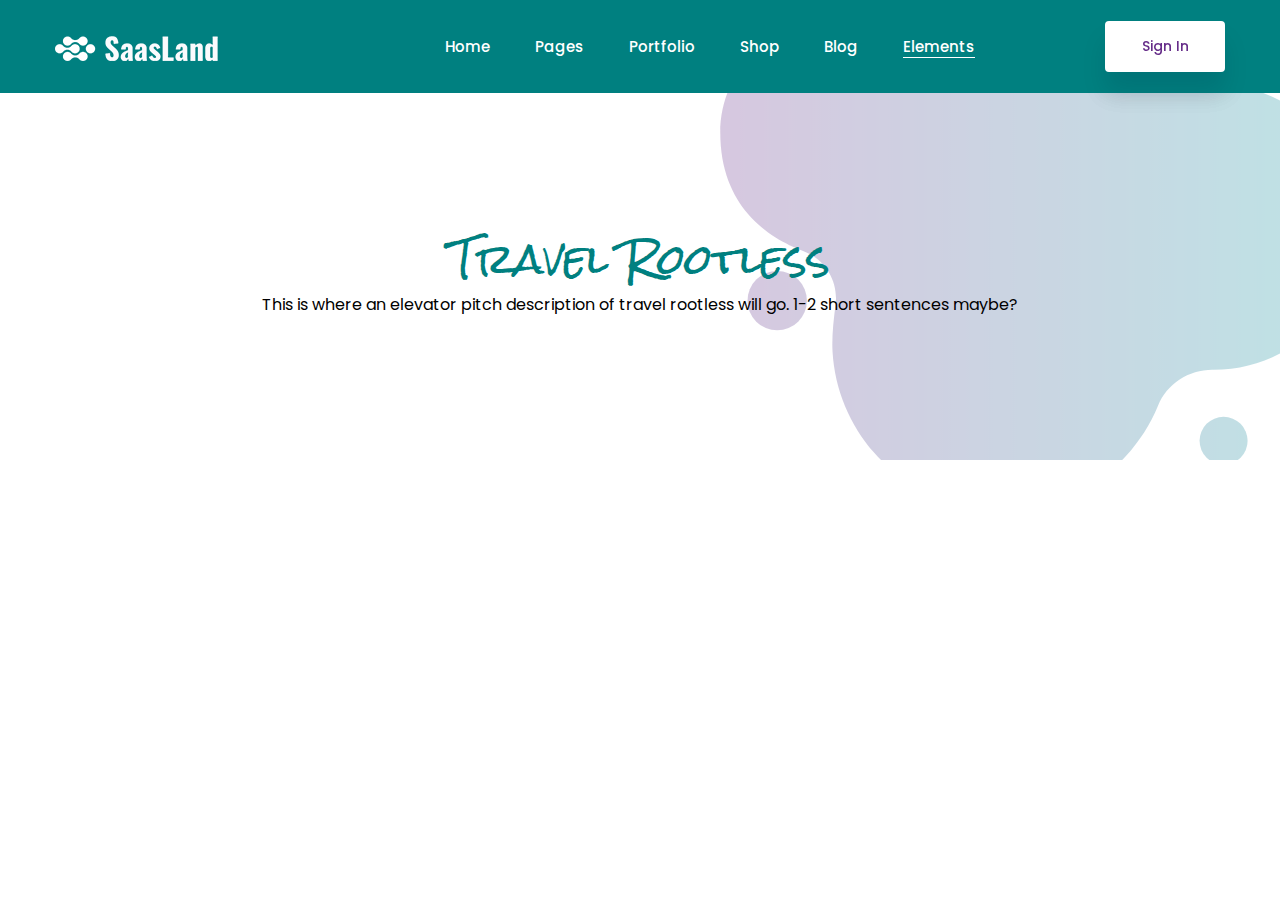
<file: header-elament-page.html>
<!doctype html>
<html lang="en">

<head>
    <!-- Required meta tags -->
    <meta charset="utf-8">
    <meta name="viewport" content="width=device-width, initial-scale=1, shrink-to-fit=no">
    <link rel="shortcut icon" href="img/favicon.png" type="image/x-icon">
    <title>Rootless</title>
    <!-- Bootstrap CSS -->
    <link rel="stylesheet" href="css/bootstrap.min.css">
    <!--icon font css-->
    <link href="https://fonts.googleapis.com/css?family=Rock+Salt&display=swap" rel="stylesheet">
    <link rel="stylesheet" href="vendors/themify-icon/themify-icons.css">
    <link rel="stylesheet" href="vendors/font-awesome/css/all.css">
    <link rel="stylesheet" href="vendors/flaticon/flaticon.css">
    <link rel="stylesheet" href="vendors/animation/animate.css">
    <link rel="stylesheet" href="vendors/owl-carousel/assets/owl.carousel.min.css">
    <link rel="stylesheet" href="vendors/animation/animate.css">
    <link rel="stylesheet" href="vendors/magnify-pop/magnific-popup.css">
    <link rel="stylesheet" href="vendors/elagent/style.css">
    <link rel="stylesheet" href="vendors/scroll/jquery.mCustomScrollbar.min.css">
    <link rel="stylesheet" href="css/style.css">
    <link rel="stylesheet" href="css/responsive.css">
</head>

<body>
    <div id="preloader">
        <div id="ctn-preloader" class="ctn-preloader">
            <div class="animation-preloader">
                <div class="spinner"></div>
                <div class="txt-loading">
                    <span data-text-preloader="S" class="letters-loading">
                        R
                    </span>
                    <span data-text-preloader="A" class="letters-loading">
                        o
                    </span>
                    <span data-text-preloader="A" class="letters-loading">
                        o
                    </span>
                    <span data-text-preloader="S" class="letters-loading">
                        T
                    </span>
                    <span data-text-preloader="L" class="letters-loading">
                        L
                    </span>
                    <span data-text-preloader="A" class="letters-loading">
                        E
                    </span>
                    <span data-text-preloader="N" class="letters-loading">
                        S
                    </span>
                    <span data-text-preloader="D" class="letters-loading">
                        S
                    </span>
                </div>
                <p class="text-center">Loading</p>
            </div>
            <div class="loader">
                <div class="row">
                    <div class="col-3 loader-section section-left">
                        <div class="bg"></div>
                    </div>
                    <div class="col-3 loader-section section-left">
                        <div class="bg"></div>
                    </div>
                    <div class="col-3 loader-section section-right">
                        <div class="bg"></div>
                    </div>
                    <div class="col-3 loader-section section-right">
                        <div class="bg"></div>
                    </div>
                </div>
            </div>
        </div>
    </div>
    <div class="body_wrapper">
        <header class="header_area">
            <nav class="navbar navbar-expand-lg menu_one menu_four">
                <div class="container">
                    <a class="navbar-brand sticky_logo" href="#"><img src="img/logo2.png" srcset="img/logo2x-2.png 2x" alt="logo"><img src="img/logo.png" srcset="img/logo2x.png 2x" alt=""></a>
                    <button class="navbar-toggler collapsed" type="button" data-toggle="collapse" data-target="#navbarSupportedContent" aria-controls="navbarSupportedContent" aria-expanded="false" aria-label="Toggle navigation">
                        <span class="menu_toggle">
                            <span class="hamburger">
                                <span></span>
                                <span></span>
                                <span></span>
                            </span>
                            <span class="hamburger-cross">
                                <span></span>
                                <span></span>
                            </span>
                        </span>
                    </button>

                    <div class="collapse navbar-collapse justify-content-center" id="navbarSupportedContent">
                        <ul class="navbar-nav menu w_menu">
                            <li class="nav-item dropdown submenu mega_menu mega_menu_two">
                                <a class="nav-link dropdown-toggle" href="#" role="button" data-toggle="dropdown" aria-haspopup="true" aria-expanded="false">
                                    Home
                                </a>
                                <div class="mega_menu_inner">
                                    <ul class="dropdown-menu">
                                        <li class="nav-item">
                                            <ul class="dropdown-menu scroll">
                                                <li class="nav-item">
                                                    <a href="home-chat.html" class="item">
                                                        <span class="img">
                                                            <span class="rebon_tap">New</span>
                                                            <img src="img/mega-menu-img/home-chat.jpg" alt="Prototyping Tool">
                                                        </span>
                                                        <span class="text">
                                                            Home Chat
                                                        </span>
                                                    </a>
                                                </li>
                                                <li class="nav-item">
                                                    <a href="home-tracking.html" class="item">
                                                        <span class="img">
                                                            <span class="rebon_tap">New</span>
                                                            <img src="img/mega-menu-img/home-track.jpg" alt="Prototyping Tool">
                                                        </span>
                                                        <span class="text">
                                                            Home Tracking
                                                        </span>
                                                    </a>
                                                </li>
                                                <li class="nav-item">
                                                    <a href="home-event.html" class="item">
                                                        <span class="img">
                                                            <span class="rebon_tap">New</span>
                                                            <img src="img/mega-menu-img/home-event.jpg" alt="Prototyping Tool">
                                                        </span>
                                                        <span class="text">
                                                            Home Event
                                                        </span>
                                                    </a>
                                                </li>
                                                <li class="nav-item">
                                                    <a href="home-security.html" class="item">
                                                        <span class="img">
                                                            <span class="rebon_tap">New</span>
                                                            <img src="img/mega-menu-img/home-security.jpg" alt="Prototyping Tool">
                                                        </span>
                                                        <span class="text">
                                                            Home Security
                                                        </span>
                                                    </a>
                                                </li>
                                                <li class="nav-item">
                                                    <a href="home-split.html" class="item">
                                                        <span class="img">
                                                            <img src="img/mega-menu-img/home7.jpg" alt="Prototyping Tool">
                                                        </span>
                                                        <span class="text">
                                                            Home Split
                                                        </span>
                                                    </a>
                                                </li>
                                                <li class="nav-item">
                                                    <a href="home-support.html" class="item">
                                                        <span class="img">
                                                            <img src="img/mega-menu-img/support.jpg" alt="Prototyping Tool">
                                                        </span>
                                                        <span class="text">
                                                            Support
                                                        </span>
                                                    </a>
                                                </li>
                                                <li class="nav-item">
                                                    <a href="home-color.html" class="item">
                                                        <span class="img">
                                                            <img src="img/mega-menu-img/home-animation.jpg" alt="Prototyping Tool">
                                                        </span>
                                                        <span class="text">
                                                            Scroll Animation
                                                        </span>
                                                    </a>
                                                </li>
                                                <li class="nav-item">
                                                    <a href="home-erp.html" class="item">
                                                        <span class="img">
                                                            <img src="img/mega-menu-img/analytices.jpg" alt="Prototyping Tool">
                                                        </span>
                                                        <span class="text">
                                                            Analytices
                                                        </span>
                                                    </a>
                                                </li>
                                                <li class="nav-item">
                                                    <a href="home-hosting.html" class="item">
                                                        <span class="img">
                                                            <img src="img/mega-menu-img/hosting.jpg" alt="Prototyping Tool">
                                                        </span>
                                                        <span class="text">
                                                            Hosting
                                                        </span>
                                                    </a>
                                                </li>
                                                <li class="nav-item">
                                                    <a href="home-pos.html" class="item">
                                                        <span class="img">
                                                            <img src="img/mega-menu-img/pos.jpg" alt="Prototyping Tool">
                                                        </span>
                                                        <span class="text">
                                                            POS
                                                        </span>
                                                    </a>
                                                </li>
                                                <li class="nav-item">
                                                    <a href="home-erp.html" class="item">
                                                        <span class="img">
                                                            <img src="img/mega-menu-img/erp.jpg" alt="Prototyping Tool">
                                                        </span>
                                                        <span class="text">
                                                            ERP
                                                        </span>
                                                    </a>
                                                </li>
                                                <li class="nav-item">
                                                    <a href="home-prototype-two.html" class="item">
                                                        <span class="img">
                                                            <img src="img/mega-menu-img/Prototyping_Tool.jpg" alt="Prototyping Tool">
                                                        </span>
                                                        <span class="text">
                                                            Prototyping Tool
                                                        </span>
                                                    </a>
                                                </li>
                                                <li class="nav-item">
                                                    <a href="home-payment-processing.html" class="item">
                                                        <span class="img">
                                                            <img src="img/mega-menu-img/home16.jpg">
                                                        </span>
                                                        <span class="text">
                                                            Payment Processing
                                                        </span>
                                                    </a>
                                                </li>
                                                <li class="nav-item">
                                                    <a href="home-mail.html" class="item">
                                                        <span class="img">
                                                            <img src="img/mega-menu-img/home9.jpg">
                                                        </span>
                                                        <span class="text">
                                                            Email Client
                                                        </span>
                                                    </a>
                                                </li>
                                                <li class="nav-item">
                                                    <a href="home-startup.html" class="item">
                                                        <span class="img">
                                                            <img src="img/mega-menu-img/home15.jpg">
                                                        </span>
                                                        <span class="text">
                                                            Startup
                                                        </span>
                                                    </a>
                                                </li>
                                                <li class="nav-item">
                                                    <a href="home-saas.html" class="item">
                                                        <span class="img">
                                                            <img src="img/mega-menu-img/home17.jpg" alt="Classic Saas">
                                                        </span>
                                                        <span class="text">
                                                            Classic Saas
                                                        </span>
                                                    </a>
                                                </li>
                                                <li class="nav-item">
                                                    <a href="home-software-dark.html" class="item">
                                                        <span class="img">
                                                            <img src="img/mega-menu-img/home13.jpg" alt="Software (Dark)">
                                                        </span>
                                                        <span class="text">
                                                            Software (Dark)
                                                        </span>
                                                    </a>
                                                </li>
                                                <li class="nav-item">
                                                    <a href="home-app-showcase.html" class="item">
                                                        <span class="img">
                                                            <img src="img/mega-menu-img/home14.jpg" alt="App Showcase">
                                                        </span>
                                                        <span class="text">
                                                            App Showcase
                                                        </span>
                                                    </a></li>
                                                <li class="nav-item">
                                                    <a href="home-digital-marketing.html" class="item">
                                                        <span class="img">
                                                            <img src="img/mega-menu-img/home11.jpg" alt="Digital Marketing">
                                                        </span>
                                                        <span class="text">
                                                            Digital Marketing
                                                        </span>
                                                    </a>
                                                </li>
                                                <li class="nav-item">
                                                    <a href="home-cloud.html" class="item">
                                                        <span class="img">
                                                            <img src="img/mega-menu-img/home12.jpg" alt="Cloud Based Saas">
                                                        </span>
                                                        <span class="text">
                                                            Cloud Based Saas
                                                        </span>
                                                    </a>
                                                </li>
                                                <li class="nav-item">
                                                    <a href="home-hr-management.html" class="item">
                                                        <span class="img">
                                                            <img src="img/mega-menu-img/home4.jpg" alt="HR Management">
                                                        </span>
                                                        <span class="text">
                                                            HR Management
                                                        </span>
                                                    </a>
                                                </li>
                                                <li class="nav-item">
                                                    <a href="home-marketing-two.html" class="item">
                                                        <span class="img">
                                                            <img src="img/mega-menu-img/home3.jpg" alt="CRM Software">
                                                        </span>
                                                        <span class="text">
                                                            CRM Software
                                                        </span>
                                                    </a>
                                                </li>
                                                <li class="nav-item">
                                                    <a href="home-payment-style2.html" class="item">
                                                        <span class="img">
                                                            <img src="img/mega-menu-img/home1.jpg" alt="Accounts &amp; Billing">
                                                        </span>
                                                        <span class="text">
                                                            Accounts &amp; Billing
                                                        </span>
                                                    </a>
                                                </li>
                                                <li class="nav-item">
                                                    <a href="home-digital-marketing-two.html" class="item">
                                                        <span class="img">
                                                            <img src="img/mega-menu-img/home5.jpg" alt="Digital Agency">
                                                        </span>
                                                        <span class="text">
                                                            Digital Agency
                                                        </span>
                                                    </a>
                                                </li>
                                                <li class="nav-item">
                                                    <a href="home-project-management.html" class="item">
                                                        <span class="img">
                                                            <img src="img/mega-menu-img/home8.jpg" alt="Project Management">
                                                        </span>
                                                        <span class="text">
                                                            Project Management
                                                        </span>
                                                    </a>
                                                </li>
                                                <li class="nav-item">
                                                    <a href="home-saas-two.html" class="item">
                                                        <span class="img">
                                                            <img src="img/mega-menu-img/saas2-slider.png" alt="Saas 02 (Slider)">
                                                        </span>
                                                        <span class="text">
                                                            Saas 02 (Slider)
                                                        </span>
                                                    </a>
                                                </li>
                                                <li class="nav-item">
                                                    <a href="home-company.html" class="item">
                                                        <span class="img">
                                                            <img src="img/mega-menu-img/home2.jpg" alt="home2">
                                                        </span>
                                                        <span class="text">
                                                            Company
                                                        </span>
                                                    </a>
                                                </li>
                                            </ul>
                                        </li>
                                    </ul>
                                </div>
                            </li>
                            <li class="nav-item dropdown submenu mega_menu">
                                <a class="nav-link dropdown-toggle" href="#" role="button" data-toggle="dropdown" aria-haspopup="true" aria-expanded="false">
                                    Portfolio
                                </a>
                                <div class="mega_menu_inner">
                                    <ul class="dropdown-menu">
                                        <li class="nav-item">
                                            <a href="index.html" class="nav-link">Portfolio Grid</a>
                                            <ul class="dropdown-menu">
                                                <li class="nav-item"><a href="portfolio-grid-2col.html" class="nav-link">Style 1 (2 columns)</a></li>
                                                <li class="nav-item"><a href="portfolio-grid-3columns.html" class="nav-link">Style 1 (3 columns)</a></li>
                                                <li class="nav-item"><a href="portfolio-grid-4columns.html" class="nav-link">Style 1 (4 columns)</a></li>
                                                <li class="nav-item"><a href="portfolio-grid-2col-2.html" class="nav-link">Style 2 (2 columns)</a></li>
                                                <li class="nav-item"><a href="portfolio-grid-2col-3.html" class="nav-link">Style 2 (3 columns)</a></li>
                                                <li class="nav-item"><a href="portfolio-grid-2col-4.html" class="nav-link">Style 2 (4 columns)</a></li>
                                            </ul>
                                        </li>
                                        <li class="nav-item">
                                            <a href="index.html" class="nav-link">Portfolio Fluid</a>
                                            <ul class="dropdown-menu">
                                                <li class="nav-item"><a href="portfolio-fullwidth-3columns.html" class="nav-link">Style 1 (3 columns)</a></li>
                                                <li class="nav-item"><a href="portfolio-fullwidth-4columns.html" class="nav-link">Style 1 (4 columns)</a></li>
                                                <li class="nav-item"><a href="portfolio-grid-fullwidth1.html" class="nav-link">Style 2 (3 columns)</a></li>
                                                <li class="nav-item"><a href="portfolio-grid-fullwidth2.html" class="nav-link">Style 2 (4 columns)</a></li>
                                            </ul>
                                        </li>
                                        <li class="nav-item">
                                            <a href="index.html" class="nav-link">Portfolio Masonry</a>
                                            <ul class="dropdown-menu">
                                                <li class="nav-item"><a href="portfolio-mas-2col.html" class="nav-link">Style 1 (2 columns)</a></li>
                                                <li class="nav-item"><a href="portfolio-mas-3col.html" class="nav-link">Style 1 (3 columns)</a></li>
                                                <li class="nav-item"><a href="portfolio-mas-4col.html" class="nav-link">Style 1 (4 columns)</a></li>
                                                <li class="nav-item"><a href="portfolio-mas-3col-2.html" class="nav-link">Style 2 (3 columns)</a></li>
                                                <li class="nav-item"><a href="portfolio-mas-4col-2.html" class="nav-link">Style 2 (4 columns)</a></li>
                                            </ul>
                                        </li>
                                        <li class="nav-item">
                                            <a href="index.html" class="nav-link">Project details</a>
                                            <ul class="dropdown-menu">
                                                <li class="nav-item"><a href="portfolio-details-1.html" class="nav-link">Style 1</a></li>
                                                <li class="nav-item"><a href="portfolio-details-2.html" class="nav-link">Style 2</a></li>
                                                <li class="nav-item"><a href="portfolio-details-3.html" class="nav-link">Style 3</a></li>
                                            </ul>
                                        </li>
                                    </ul>
                                </div>
                            </li>
                            <li class="nav-item dropdown submenu">
                                <a class="nav-link dropdown-toggle" href="#" role="button" data-toggle="dropdown" aria-haspopup="true" aria-expanded="false">
                                    Services
                                </a>
                                <ul class="dropdown-menu">
                                    <li class="nav-item"><a href="service-1.html" class="nav-link">Service 1</a></li>
                                    <li class="nav-item"><a href="service-2.html" class="nav-link">Service 2</a></li>
                                    <li class="nav-item"><a href="service-3.html" class="nav-link">Service 3</a></li>
                                    <li class="nav-item"><a href="process.html" class="nav-link">Our process</a></li>
                                </ul>
                            </li>
                            <li class="nav-item dropdown submenu">
                                <a class="nav-link dropdown-toggle" href="#" role="button" data-toggle="dropdown" aria-haspopup="true" aria-expanded="false">
                                    Career
                                </a>
                                <ul class="dropdown-menu">
                                    <li class="nav-item"><a href="job-listing.html" class="nav-link">Job listing</a></li>
                                    <li class="nav-item"><a href="job-details.html" class="nav-link">Job detail</a></li>
                                    <li class="nav-item"><a href="job-apply.html" class="nav-link">Apply to job</a></li>
                                </ul>
                            </li>
                            <li class="nav-item dropdown submenu">
                                <a class="nav-link dropdown-toggle" href="#" role="button" data-toggle="dropdown" aria-haspopup="true" aria-expanded="false">
                                    Shop
                                </a>
                                <ul class="dropdown-menu">
                                    <li class="nav-item"><a href="shop-grid.html" class="nav-link">Shop Grid</a></li>
                                    <li class="nav-item"><a href="shop-list.html" class="nav-link">Shop list</a></li>
                                    <li class="nav-item"><a href="product-details-1.html" class="nav-link">Product detail</a></li>
                                    <li class="nav-item"><a href="shoping-cart.html" class="nav-link">Shopping cart</a></li>
                                    <li class="nav-item"><a href="checkout.html" class="nav-link">Checkout</a></li>
                                    <li class="nav-item"><a href="wishlist.html" class="nav-link">Wishlist</a></li>
                                </ul>
                            </li>
                            <li class="nav-item dropdown submenu active">
                                <a class="nav-link dropdown-toggle" href="#" role="button" data-toggle="dropdown" aria-haspopup="true" aria-expanded="false">
                                    Pages
                                </a>
                                <ul class="dropdown-menu">
                                    <li class="nav-item active"><a href="about.html" class="nav-link">About</a></li>
                                    <li class="nav-item"><a href="price.html" class="nav-link">Pricing</a></li>
                                    <li class="nav-item"><a href="team.html" class="nav-link">Team</a></li>
                                    <li class="nav-item"><a href="faq.html" class="nav-link">FAQ</a></li>
                                    <li class="nav-item"><a href="sign-up-1.html" class="nav-link">Sign Up 1</a></li>
                                    <li class="nav-item"><a href="sign-up-2.html" class="nav-link">Sign Up 2</a></li>
                                    <li class="nav-item"><a href="login.html" class="nav-link">login 1</a></li>
                                    <li class="nav-item"><a href="sign1.html" class="nav-link">login 2</a></li>
                                    <li class="nav-item"><a href="contact-1.html" class="nav-link">Contact 1</a></li>
                                    <li class="nav-item"><a href="contact-2.html" class="nav-link">Contact 2</a></li>
                                    <li class="nav-item"><a href="404.html" class="nav-link">404</a></li>
                                    <li class="nav-item"><a href="404-two.html" class="nav-link">404 Style two</a></li>
                                </ul>
                            </li>
                            <li class="nav-item dropdown submenu">
                                <a class="nav-link dropdown-toggle" href="#" role="button" data-toggle="dropdown" aria-haspopup="true" aria-expanded="false">
                                    Blog
                                </a>
                                <ul class="dropdown-menu">
                                    <li class="nav-item"><a href="blog-grid.html" class="nav-link">Blog Grid</a></li>
                                    <li class="nav-item"><a href="blog-list.html" class="nav-link">Blog list</a></li>
                                    <li class="nav-item"><a href="blog-masonry.html" class="nav-link">Blog Masonry</a></li>
                                    <li class="nav-item"><a href="blog-masonry-sidebar.html" class="nav-link">Blog Masonry Sidebar</a></li>
                                    <li class="nav-item"><a href="blog-single.html" class="nav-link">Blog Single</a></li>
                                </ul>
                            </li>
                        </ul>
                    </div>
                    <a class="btn_get btn_hover hidden-sm hidden-xs" href="#get-app">Sign In</a>
                </div>
            </nav>
        </header>

        <section class="breadcrumb_area">
            <img class="breadcrumb_shap" src="img/banner_background.png" alt="">
            <div class="container">
                <div class="breadcrumb_content text-center">
                    <h1 style="color:#008080; font-family: 'Rock Salt', cursive;" class="travel_rootless_header">Travel Rootless</h1>
                    <p class="f_400 w_color f_size_16 l_height26" style="color: black">This is where an elevator pitch description of travel rootless will go. 1-2 short sentences maybe?</p>
                </div>
            </div>
        </section>
        <header class="header_area header_area_two h_dark">
            <nav class="navbar navbar-expand-lg menu_one menu_four">
                <div class="container">
                    <a class="navbar-brand sticky_logo" href="#"><img src="img/logo2.png" srcset="img/logo2x-2.png 2x" alt="logo"><img src="img/logo.png" srcset="img/logo2x.png 2x" alt=""></a>
                    <button class="navbar-toggler collapsed" type="button" data-toggle="collapse" data-target="#navbarSupportedContent" aria-controls="navbarSupportedContent" aria-expanded="false" aria-label="Toggle navigation">
                        <span class="menu_toggle">
                            <span class="hamburger">
                                <span></span>
                                <span></span>
                                <span></span>
                            </span>
                            <span class="hamburger-cross">
                                <span></span>
                                <span></span>
                            </span>
                        </span>
                    </button>

                    <div class="collapse navbar-collapse justify-content-center" id="navbarSupportedContent">
                        <ul class="navbar-nav menu w_menu pl_120 ml-auto mr-auto">
                            <li class="nav-item dropdown submenu mega_menu mega_menu_two">
                                <a class="nav-link dropdown-toggle" href="#" role="button" data-toggle="dropdown" aria-haspopup="true" aria-expanded="false">
                                    Home
                                </a>
                                <div class="mega_menu_inner">
                                    <ul class="dropdown-menu">
                                        <li class="nav-item">
                                            <ul class="dropdown-menu scroll">
                                                <li class="nav-item">
                                                    <a href="home-hosting.html" class="item">
                                                        <span class="img">
                                                            <span class="rebon_tap">New</span>
                                                            <img src="img/mega-menu-img/hosting.jpg" alt="Prototyping Tool">
                                                        </span>
                                                        <span class="text">
                                                            Hosting
                                                        </span>
                                                    </a>
                                                </li>
                                                <li class="nav-item">
                                                    <a href="home-pos.html" class="item">
                                                        <span class="img">
                                                            <span class="rebon_tap">New</span>
                                                            <img src="img/mega-menu-img/pos.jpg" alt="Prototyping Tool">
                                                        </span>
                                                        <span class="text">
                                                            POS
                                                        </span>
                                                    </a>
                                                </li>
                                                <li class="nav-item">
                                                    <a href="home-erp.html" class="item">
                                                        <span class="img">
                                                            <span class="rebon_tap">New</span>
                                                            <img src="img/mega-menu-img/erp.jpg" alt="Prototyping Tool">
                                                        </span>
                                                        <span class="text">
                                                            ERP
                                                        </span>
                                                    </a>
                                                </li>
                                                <li class="nav-item">
                                                    <a href="home-prototype-two.html" class="item">
                                                        <span class="img">
                                                            <span class="rebon_tap">New</span>
                                                            <img src="img/mega-menu-img/Prototyping_Tool.jpg" alt="Prototyping Tool">
                                                        </span>
                                                        <span class="text">
                                                            Prototyping Tool
                                                        </span>
                                                    </a>
                                                </li>
                                                <li class="nav-item">
                                                    <a href="home-payment-processing.html" class="item">
                                                        <span class="img">
                                                            <img src="img/mega-menu-img/home16.jpg">
                                                        </span>
                                                        <span class="text">
                                                            Payment Processing
                                                        </span>
                                                    </a>
                                                </li>
                                                <li class="nav-item">
                                                    <a href="home-mail.html" class="item">
                                                        <span class="img">
                                                            <img src="img/mega-menu-img/home9.jpg">
                                                        </span>
                                                        <span class="text">
                                                            Email Client
                                                        </span>
                                                    </a>
                                                </li>
                                                <li class="nav-item">
                                                    <a href="home-startup.html" class="item">
                                                        <span class="img">
                                                            <img src="img/mega-menu-img/home15.jpg">
                                                        </span>
                                                        <span class="text">
                                                            Startup
                                                        </span>
                                                    </a>
                                                </li>
                                                <li class="nav-item">
                                                    <a href="home-saas.html" class="item">
                                                        <span class="img">
                                                            <img src="img/mega-menu-img/home17.jpg" alt="Classic Saas">
                                                        </span>
                                                        <span class="text">
                                                            Classic Saas
                                                        </span>
                                                    </a>
                                                </li>
                                                <li class="nav-item">
                                                    <a href="home-software-dark.html" class="item">
                                                        <span class="img">
                                                            <img src="img/mega-menu-img/home13.jpg" alt="Software (Dark)">
                                                        </span>
                                                        <span class="text">
                                                            Software (Dark)
                                                        </span>
                                                    </a>
                                                </li>
                                                <li class="nav-item">
                                                    <a href="home-app-showcase.html" class="item">
                                                        <span class="img">
                                                            <img src="img/mega-menu-img/home14.jpg" alt="App Showcase">
                                                        </span>
                                                        <span class="text">
                                                            App Showcase
                                                        </span>
                                                    </a></li>
                                                <li class="nav-item">
                                                    <a href="home-digital-marketing.html" class="item">
                                                        <span class="img">
                                                            <img src="img/mega-menu-img/home11.jpg" alt="Digital Marketing">
                                                        </span>
                                                        <span class="text">
                                                            Digital Marketing
                                                        </span>
                                                    </a>
                                                </li>
                                                <li class="nav-item">
                                                    <a href="home-cloud.html" class="item">
                                                        <span class="img">
                                                            <img src="img/mega-menu-img/home12.jpg" alt="Cloud Based Saas">
                                                        </span>
                                                        <span class="text">
                                                            Cloud Based Saas
                                                        </span>
                                                    </a>
                                                </li>
                                                <li class="nav-item">
                                                    <a href="home-hr-management.html" class="item">
                                                        <span class="img">
                                                            <img src="img/mega-menu-img/home4.jpg" alt="HR Management">
                                                        </span>
                                                        <span class="text">
                                                            HR Management
                                                        </span>
                                                    </a>
                                                </li>
                                                <li class="nav-item">
                                                    <a href="home-marketing-two.html" class="item">
                                                        <span class="img">
                                                            <img src="img/mega-menu-img/home3.jpg" alt="CRM Software">
                                                        </span>
                                                        <span class="text">
                                                            CRM Software
                                                        </span>
                                                    </a>
                                                </li>
                                                <li class="nav-item">
                                                    <a href="home-payment-style2.html" class="item">
                                                        <span class="img">
                                                            <img src="img/mega-menu-img/home1.jpg" alt="Accounts &amp; Billing">
                                                        </span>
                                                        <span class="text">
                                                            Accounts &amp; Billing
                                                        </span>
                                                    </a>
                                                </li>
                                                <li class="nav-item">
                                                    <a href="home-digital-marketing-two.html" class="item">
                                                        <span class="img">
                                                            <img src="img/mega-menu-img/home5.jpg" alt="Digital Agency">
                                                        </span>
                                                        <span class="text">
                                                            Digital Agency
                                                        </span>
                                                    </a>
                                                </li>
                                                <li class="nav-item">
                                                    <a href="home-project-management.html" class="item">
                                                        <span class="img">
                                                            <img src="img/mega-menu-img/home8.jpg" alt="Project Management">
                                                        </span>
                                                        <span class="text">
                                                            Project Management
                                                        </span>
                                                    </a>
                                                </li>
                                                <li class="nav-item">
                                                    <a href="home-saas-two.html" class="item">
                                                        <span class="img">
                                                            <img src="img/mega-menu-img/saas2-slider.png" alt="Saas 02 (Slider)">
                                                        </span>
                                                        <span class="text">
                                                            Saas 02 (Slider)
                                                        </span>
                                                    </a>
                                                </li>
                                                <li class="nav-item">
                                                    <a href="home-company.html" class="item">
                                                        <span class="img">
                                                            <img src="img/mega-menu-img/home2.jpg" alt="home2">
                                                        </span>
                                                        <span class="text">
                                                            Company
                                                        </span>
                                                    </a>
                                                </li>
                                            </ul>
                                        </li>
                                    </ul>
                                </div>
                            </li>
                            <li class="dropdown submenu nav-item"><a title="Pages" class="dropdown-toggle nav-link" data-toggle="dropdown" role="button" aria-haspopup="true" aria-expanded="false" href="#">Pages</a>
                                <ul role="menu" class=" dropdown-menu">
                                    <li class="dropdown submenu nav-item"><a title="Service" class="dropdown-toggle nav-link" data-toggle="dropdown" role="button" aria-haspopup="true" aria-expanded="false" href="#">Service <span class="arrow_carrot-right"></span> </a>
                                        <ul class=" dropdown-menu">
                                            <li class="nav-item"><a title="Service 01" class="nav-link" href="service-1.html">Service 01</a></li>
                                            <li class="nav-item"><a title="Service 02" class="nav-link" href="service-2.html">Service 02</a></li>
                                            <li class="nav-item"><a title="Service 03" class="nav-link" href="service-3.html">Service 03</a></li>
                                            <li class="nav-item"><a title="Service Details" class="nav-link" href="service-details.html">Service Details</a></li>
                                        </ul>
                                    </li>

                                    <li class="dropdown submenu nav-item"><a title="Career" class="dropdown-toggle nav-link" data-toggle="dropdown" role="button" aria-haspopup="true" aria-expanded="false" href="#">Career <span class="arrow_carrot-right"></span> </a>
                                        <ul class=" dropdown-menu">
                                            <li class="nav-item"><a title="Job Listing" class="nav-link" href="job-listing.html">Job Listing</a></li>
                                            <li class="nav-item"><a title="Job Details" class="nav-link" href="job-details.html">Job Details</a></li>
                                            <li class="nav-item"><a title="Apply Job" class="nav-link" href="job-apply.html">Apply Job</a></li>
                                        </ul>
                                    </li>
                                    <li class="nav-item"><a title="About" class="nav-link" href="about.html">About</a></li>
                                    <li class="nav-item"><a title="Process" class="nav-link" href="process.html">Process</a></li>
                                    <li class="nav-item"><a title="Pricing" class="nav-link" href="price.html">Pricing</a></li>
                                    <li class="dropdown submenu nav-item"><a title="Case Study" class="dropdown-toggle nav-link" data-toggle="dropdown" role="button" aria-haspopup="true" aria-expanded="false" href="#">Case Study<span class="arrow_carrot-right"></span> </a>
                                        <ul class=" dropdown-menu">
                                            <li class="nav-item"><a title="Case Study" class="nav-link" href="case-study.html">Case Study</a></li>
                                            <li class="nav-item"><a title="Case study Details" class="nav-link" href="case-study-details.html">Case Study Details</a></li>
                                        </ul>
                                    </li>
                                    <li class="nav-item"><a title="Team" class="nav-link" href="team.html">Team</a></li>
                                    <li class="dropdown submenu nav-item"><a title="Sign Up" class="dropdown-toggle nav-link" data-toggle="dropdown" role="button" aria-haspopup="true" aria-expanded="false" href="#">Sign Up <span class="arrow_carrot-right"></span> </a>
                                        <ul class=" dropdown-menu">
                                            <li class="nav-item"><a title="Sign Up 01" class="nav-link" href="sign-up-1.html">Sign Up 01</a></li>
                                            <li class="nav-item"><a title="Sign Up 02" class="nav-link" href="sign-up-2.html">Sign Up 02</a></li>
                                        </ul>
                                    </li>
                                    <li class="dropdown submenu nav-item"><a title="Login" class="dropdown-toggle nav-link" data-toggle="dropdown" role="button" aria-haspopup="true" aria-expanded="false" href="#">Login<span class="arrow_carrot-right"></span> </a>
                                        <ul class=" dropdown-menu">
                                            <li class="nav-item"><a title="Login 01" class="nav-link" href="login.html">Login 01</a></li>
                                            <li class="nav-item"><a title="Login 02" class="nav-link" href="login-two.html">Login 02</a></li>
                                        </ul>
                                    </li>
                                    <li class="nav-item"><a title="FAQ" class="nav-link" href="faq.html">FAQ</a></li>
                                    <li class="dropdown submenu nav-item"><a title="Contact" class="dropdown-toggle nav-link" data-toggle="dropdown" role="button" aria-haspopup="true" aria-expanded="false" href="#">Contact <span class="arrow_carrot-right"></span> </a>
                                        <ul role="menu" class="dropdown-menu">
                                            <li class="nav-item"><a title="Contact 01" class="nav-link" href="contact-1.html">Contact 01</a></li>
                                            <li class="nav-item"><a title="Contact  02" class="nav-link" href="contact-2.html">Contact 02</a></li>
                                        </ul>
                                    </li>
                                    <li class="nav-item"><a title="Thank You" class="nav-link" href="thanks.html">Thank You</a></li>
                                    <li class="nav-item"><a title="Coming Soon" class="nav-link" href="coming-soon.html">Coming Soon</a></li>
                                    <li class="dropdown submenu nav-item"><a title="404" class="dropdown-toggle nav-link" data-toggle="dropdown" role="button" aria-haspopup="true" aria-expanded="false" href="#">404<span class="arrow_carrot-right"></span> </a>
                                        <ul class=" dropdown-menu">
                                            <li class="nav-item"><a title="404 01" class="nav-link" href="404.html">404 01</a></li>
                                            <li class="nav-item"><a title="404 02" class="nav-link" href="404-two.html">404 02</a></li>
                                        </ul>
                                    </li>
                                </ul>
                            </li>
                            <li class="nav-item dropdown submenu mega_menu">
                                <a class="nav-link dropdown-toggle" href="#" role="button" data-toggle="dropdown" aria-haspopup="true" aria-expanded="false">
                                    Portfolio
                                </a>
                                <div class="mega_menu_inner">
                                    <ul class="dropdown-menu">
                                        <li class="nav-item">
                                            <a href="index.html" class="nav-link">Portfolio Grid</a>
                                            <ul class="dropdown-menu">
                                                <li class="nav-item"><a href="portfolio-grid-2col.html" class="nav-link">Style 1 (2 columns)</a></li>
                                                <li class="nav-item"><a href="portfolio-grid-3columns.html" class="nav-link">Style 1 (3 columns)</a></li>
                                                <li class="nav-item"><a href="portfolio-grid-4columns.html" class="nav-link">Style 1 (4 columns)</a></li>
                                                <li class="nav-item"><a href="portfolio-grid-2col-2.html" class="nav-link">Style 2 (2 columns)</a></li>
                                                <li class="nav-item"><a href="portfolio-grid-2col-3.html" class="nav-link">Style 2 (3 columns)</a></li>
                                                <li class="nav-item"><a href="portfolio-grid-2col-4.html" class="nav-link">Style 2 (4 columns)</a></li>
                                            </ul>
                                        </li>
                                        <li class="nav-item">
                                            <a href="index.html" class="nav-link">Portfolio Fluid</a>
                                            <ul class="dropdown-menu">
                                                <li class="nav-item"><a href="portfolio-fullwidth-3columns.html" class="nav-link">Style 1 (3 columns)</a></li>
                                                <li class="nav-item"><a href="portfolio-fullwidth-4columns.html" class="nav-link">Style 1 (4 columns)</a></li>
                                                <li class="nav-item"><a href="portfolio-grid-fullwidth1.html" class="nav-link">Style 2 (3 columns)</a></li>
                                                <li class="nav-item"><a href="portfolio-grid-fullwidth2.html" class="nav-link">Style 2 (4 columns)</a></li>
                                            </ul>
                                        </li>
                                        <li class="nav-item">
                                            <a href="index.html" class="nav-link">Portfolio Masonry</a>
                                            <ul class="dropdown-menu">
                                                <li class="nav-item"><a href="portfolio-mas-2col.html" class="nav-link">Style 1 (2 columns)</a></li>
                                                <li class="nav-item"><a href="portfolio-mas-3col.html" class="nav-link">Style 1 (3 columns)</a></li>
                                                <li class="nav-item"><a href="portfolio-mas-4col.html" class="nav-link">Style 1 (4 columns)</a></li>
                                                <li class="nav-item"><a href="portfolio-mas-3col-2.html" class="nav-link">Style 2 (3 columns)</a></li>
                                                <li class="nav-item"><a href="portfolio-mas-4col-2.html" class="nav-link">Style 2 (4 columns)</a></li>
                                            </ul>
                                        </li>
                                        <li class="nav-item">
                                            <a href="index.html" class="nav-link">Project details</a>
                                            <ul class="dropdown-menu">
                                                <li class="nav-item"><a href="portfolio-details-1.html" class="nav-link">Style 1</a></li>
                                                <li class="nav-item"><a href="portfolio-details-2.html" class="nav-link">Style 2</a></li>
                                                <li class="nav-item"><a href="portfolio-details-3.html" class="nav-link">Style 3</a></li>
                                            </ul>
                                        </li>
                                    </ul>
                                </div>
                            </li>
                            <li class="nav-item dropdown submenu">
                                <a class="nav-link dropdown-toggle" href="#" role="button" data-toggle="dropdown" aria-haspopup="true" aria-expanded="false">
                                    Shop
                                </a>
                                <ul class="dropdown-menu">
                                    <li class="nav-item"><a href="shop-grid.html" class="nav-link">Shop Grid</a></li>
                                    <li class="nav-item"><a href="shop-list.html" class="nav-link">Shop list</a></li>
                                    <li class="nav-item"><a href="product-details-1.html" class="nav-link">Product detail</a></li>
                                    <li class="nav-item"><a href="shoping-cart.html" class="nav-link">Shopping cart</a></li>
                                    <li class="nav-item"><a href="checkout.html" class="nav-link">Checkout</a></li>
                                    <li class="nav-item"><a href="wishlist.html" class="nav-link">Wishlist</a></li>
                                </ul>
                            </li>
                            <li class="nav-item dropdown submenu">
                                <a class="nav-link dropdown-toggle" href="#" role="button" data-toggle="dropdown" aria-haspopup="true" aria-expanded="false">
                                    Blog
                                </a>
                                <ul class="dropdown-menu">
                                    <li class="nav-item"><a href="blog-grid.html" class="nav-link">Blog Grid</a></li>
                                    <li class="nav-item"><a href="blog-grid-two.html" class="nav-link">Blog Grid Two</a></li>
                                    <li class="nav-item"><a href="blog-list.html" class="nav-link">Blog List</a></li>
                                    <li class="nav-item"><a href="blog-right-sidebar.html" class="nav-link">Blog Right Sidebar</a></li>
                                    <li class="nav-item"><a href="blog-masonry.html" class="nav-link">Blog Masonry</a></li>
                                    <li class="nav-item"><a href="blog-masonry-two.html" class="nav-link">Blog Masonry Two</a></li>
                                    <li class="nav-item"><a href="blog-masonry-sidebar.html" class="nav-link">Blog Masonry Sidebar</a></li>
                                    <li class="nav-item"><a href="blog-masonry-sidebar-two.html" class="nav-link">Blog Masonry Sidebar Two</a></li>
                                    <li class="nav-item"><a href="blog-single.html" class="nav-link">Blog Single</a></li>
                                    <li class="nav-item"><a href="blog-single-two.html" class="nav-link">Blog Single Two</a></li>
                                </ul>
                            </li>
                            <li class="nav-item dropdown submenu mega_menu active">
                                <a class="nav-link dropdown-toggle" href="#" role="button" data-toggle="dropdown" aria-haspopup="true" aria-expanded="false">
                                    Elements
                                </a>
                                <div class="mega_menu_inner">
                                    <ul class="dropdown-menu">
                                        <li class="nav-item">
                                            <a class="nav-link">Elements 01</a>
                                            <ul class="dropdown-menu">
                                                <li class="nav-item"><a href="Accordion.html" class="nav-link">Accordions</a></li>
                                                <li class="nav-item"><a href="button.html" class="nav-link">Buttons</a></li>
                                                <li class="nav-item"><a href="team.html" class="nav-link">Team</a></li>
                                                <li class="nav-item"><a href="integration.html" class="nav-link">Integration</a></li>
                                                <li class="nav-item"><a href="client.html" class="nav-link">Clients</a></li>
                                                <li class="nav-item"><a href="subscribe.html" class="nav-link">Subscribe</a></li>
                                                <li class="nav-item"><a href="call-to-action.html" class="nav-link">Call to Action</a></li>
                                                <li class="nav-item"><a href="tab.html" class="nav-link">Tab</a></li>
                                            </ul>
                                        </li>

                                        <li class="nav-item">
                                            <a class="nav-link">Elements 02</a>
                                            <ul class="dropdown-menu">
                                                <li class="nav-item"><a href="testimonial.html" class="nav-link">Testimonials</a></li>
                                                <li class="nav-item"><a href="video.html" class="nav-link">Video</a></li>
                                                <li class="nav-item"><a href="carosuel.html" class="nav-link">Carosuel</a></li>
                                                <li class="nav-item"><a href="google-map.html" class="nav-link">Google Map</a></li>
                                                <li class="nav-item"><a href="contact-form.html" class="nav-link">Contact Form</a></li>
                                                <li class="nav-item"><a href="process.html" class="nav-link">Process</a></li>
                                                <li class="nav-item"><a href="getapp.html" class="nav-link">Get App</a></li>
                                            </ul>
                                        </li>
                                        <li class="nav-item">
                                            <a class="nav-link">Elements 03</a>
                                            <ul class="dropdown-menu">
                                                <li class="nav-item"><a href="heading.html" class="nav-link">Heading</a></li>
                                                <li class="nav-item"><a href="blockquote.html" class="nav-link">Blockquote</a></li>
                                                <li class="nav-item"><a href="price.html" class="nav-link">Pricing Table</a></li>
                                                <li class="nav-item"><a href="fun-fact.html" class="nav-link">Fun Fact</a></li>
                                                <li class="nav-item"><a href="coming-soon.html" class="nav-link">Countdown Timer</a></li>
                                                <li class="nav-item"><a href="pagination.html" class="nav-link">Pagination</a></li>
                                            </ul>
                                        </li>
                                        <li class="nav-item">
                                            <a class="nav-link">
                                                Headers
                                            </a>
                                            <ul class="dropdown-menu">
                                                <li class="nav-item"><a href="header-dark.html" class="nav-link">Header Dark</a></li>
                                                <li class="nav-item"><a href="header-style2.html" class="nav-link">Header Style 2</a></li>
                                                <li class="nav-item"><a href="header-style3.html" class="nav-link">Header Style 3</a></li>
                                                <li class="nav-item"><a href="header-style4.html" class="nav-link">Header Style 4</a></li>
                                                <li class="nav-item"><a href="header-style5.html" class="nav-link">Header Style 5</a></li>
                                                <li class="nav-item"><a href="header-style6.html" class="nav-link">Header Style 6</a></li>
                                                <li class="nav-item"><a href="header-style7.html" class="nav-link">Header Style 7</a></li>
                                                <li class="nav-item"><a href="header-style8.html" class="nav-link">Header Style 8</a></li>
                                            </ul>
                                        </li>
                                    </ul>
                                </div>
                            </li>
                        </ul>
                    </div>
                    <a class="btn_get btn_hover hidden-sm hidden-xs" href="#get-app">Sign In</a>
                </div>
            </nav>
        </header>
    </div>

    <!-- Optional JavaScript -->
    <!-- jQuery first, then Popper.js, then Bootstrap JS -->
    <script src="js/jquery-3.2.1.min.js"></script>
    <script src="js/propper.js"></script>
    <script src="js/bootstrap.min.js"></script>
    <script src="vendors/wow/wow.min.js"></script>
    <script src="vendors/sckroller/jquery.parallax-scroll.js"></script>
    <script src="vendors/owl-carousel/owl.carousel.min.js"></script>
    <script src="vendors/imagesloaded/imagesloaded.pkgd.min.js"></script>
    <script src="vendors/isotope/isotope-min.js"></script>
    <script src="vendors/magnify-pop/jquery.magnific-popup.min.js"></script>
    <script src="vendors/scroll/jquery.mCustomScrollbar.concat.min.js"></script>
    <script src="js/plugins.js"></script>
    <script src="js/main.js"></script>
</body>

</html>
</file>
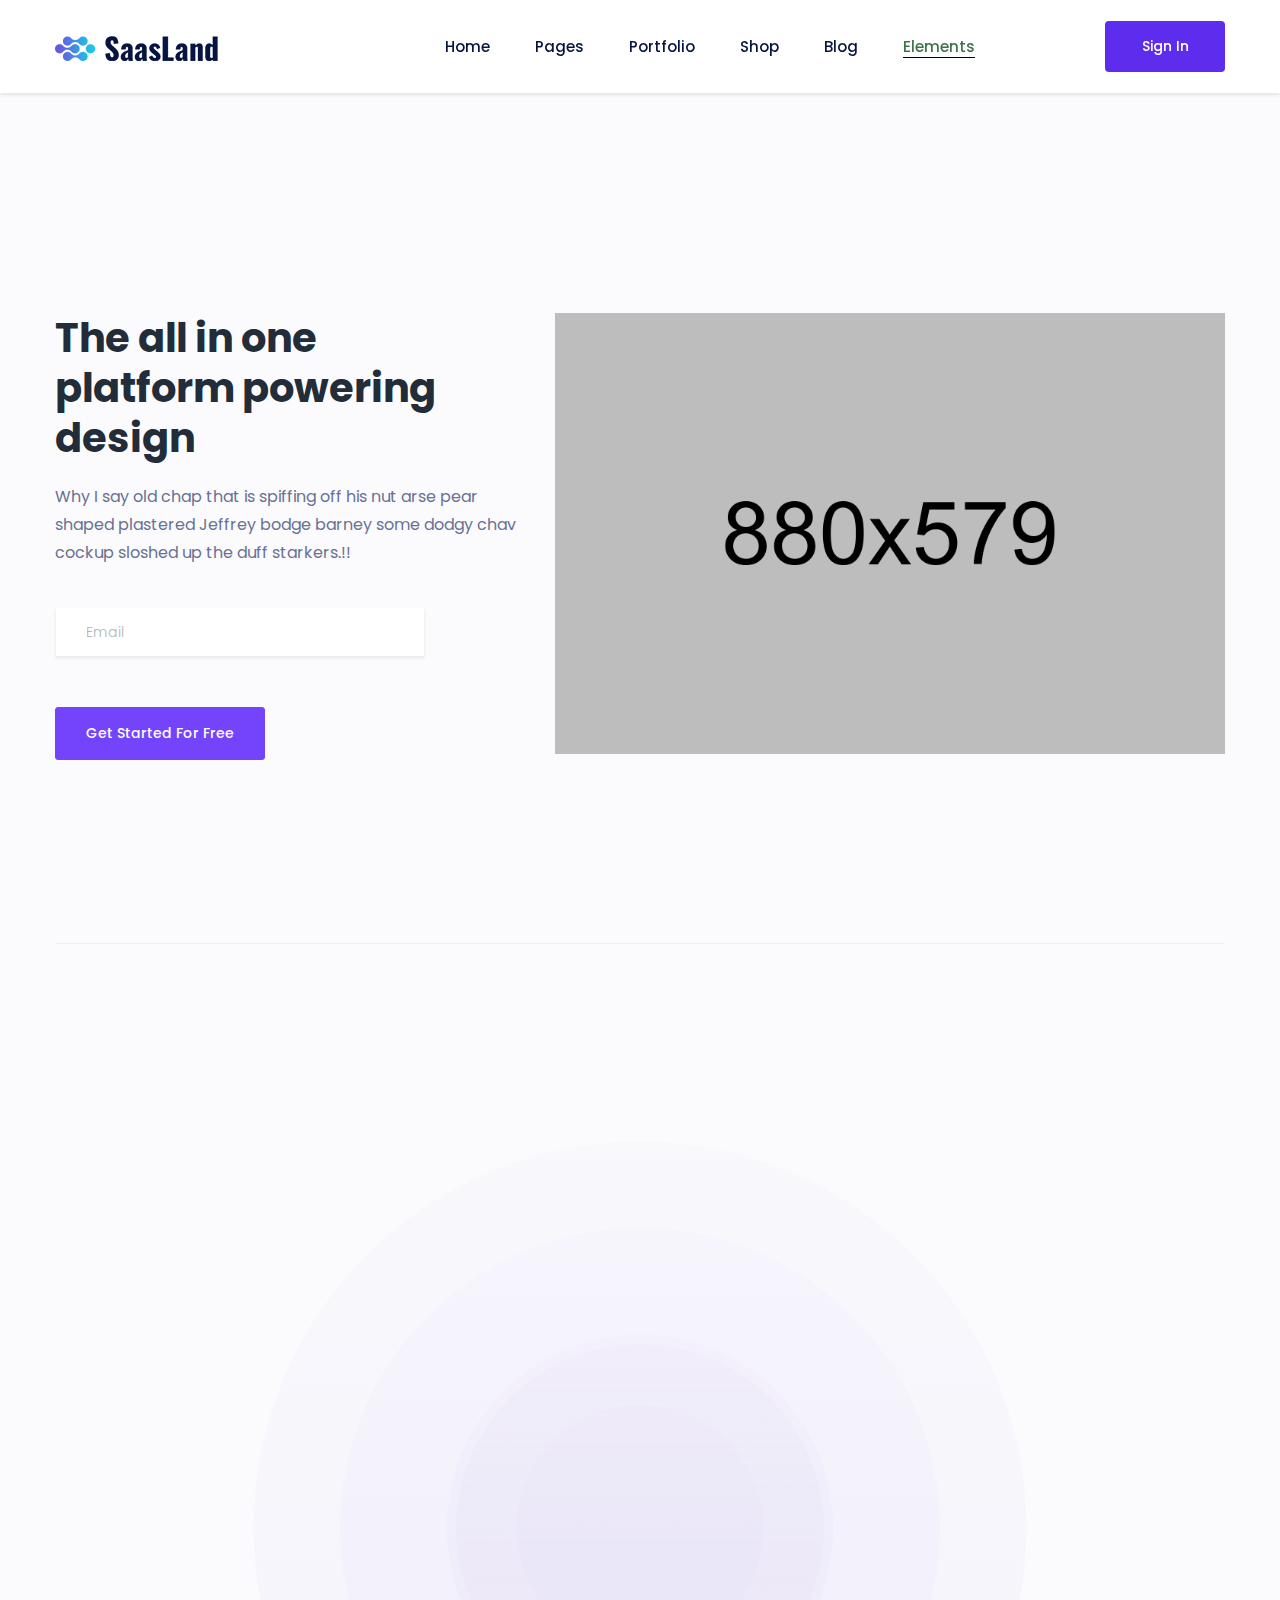
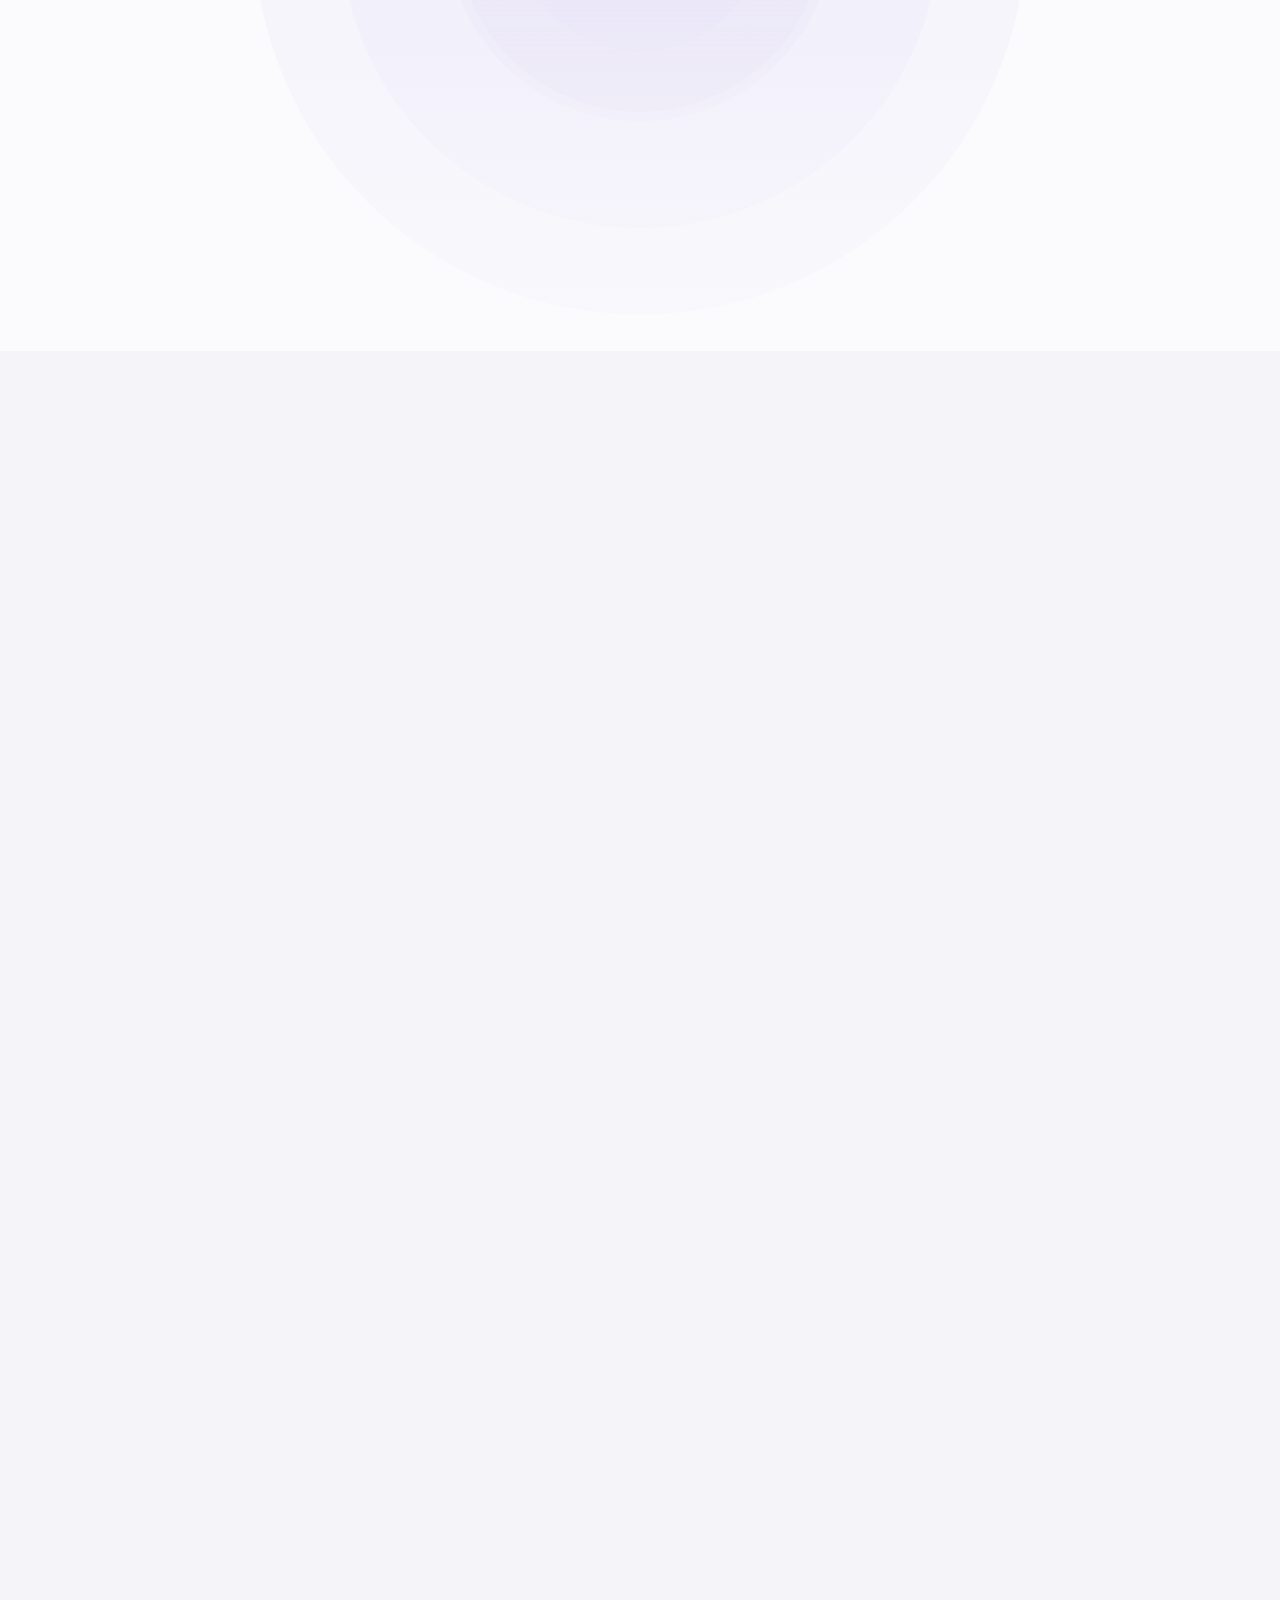
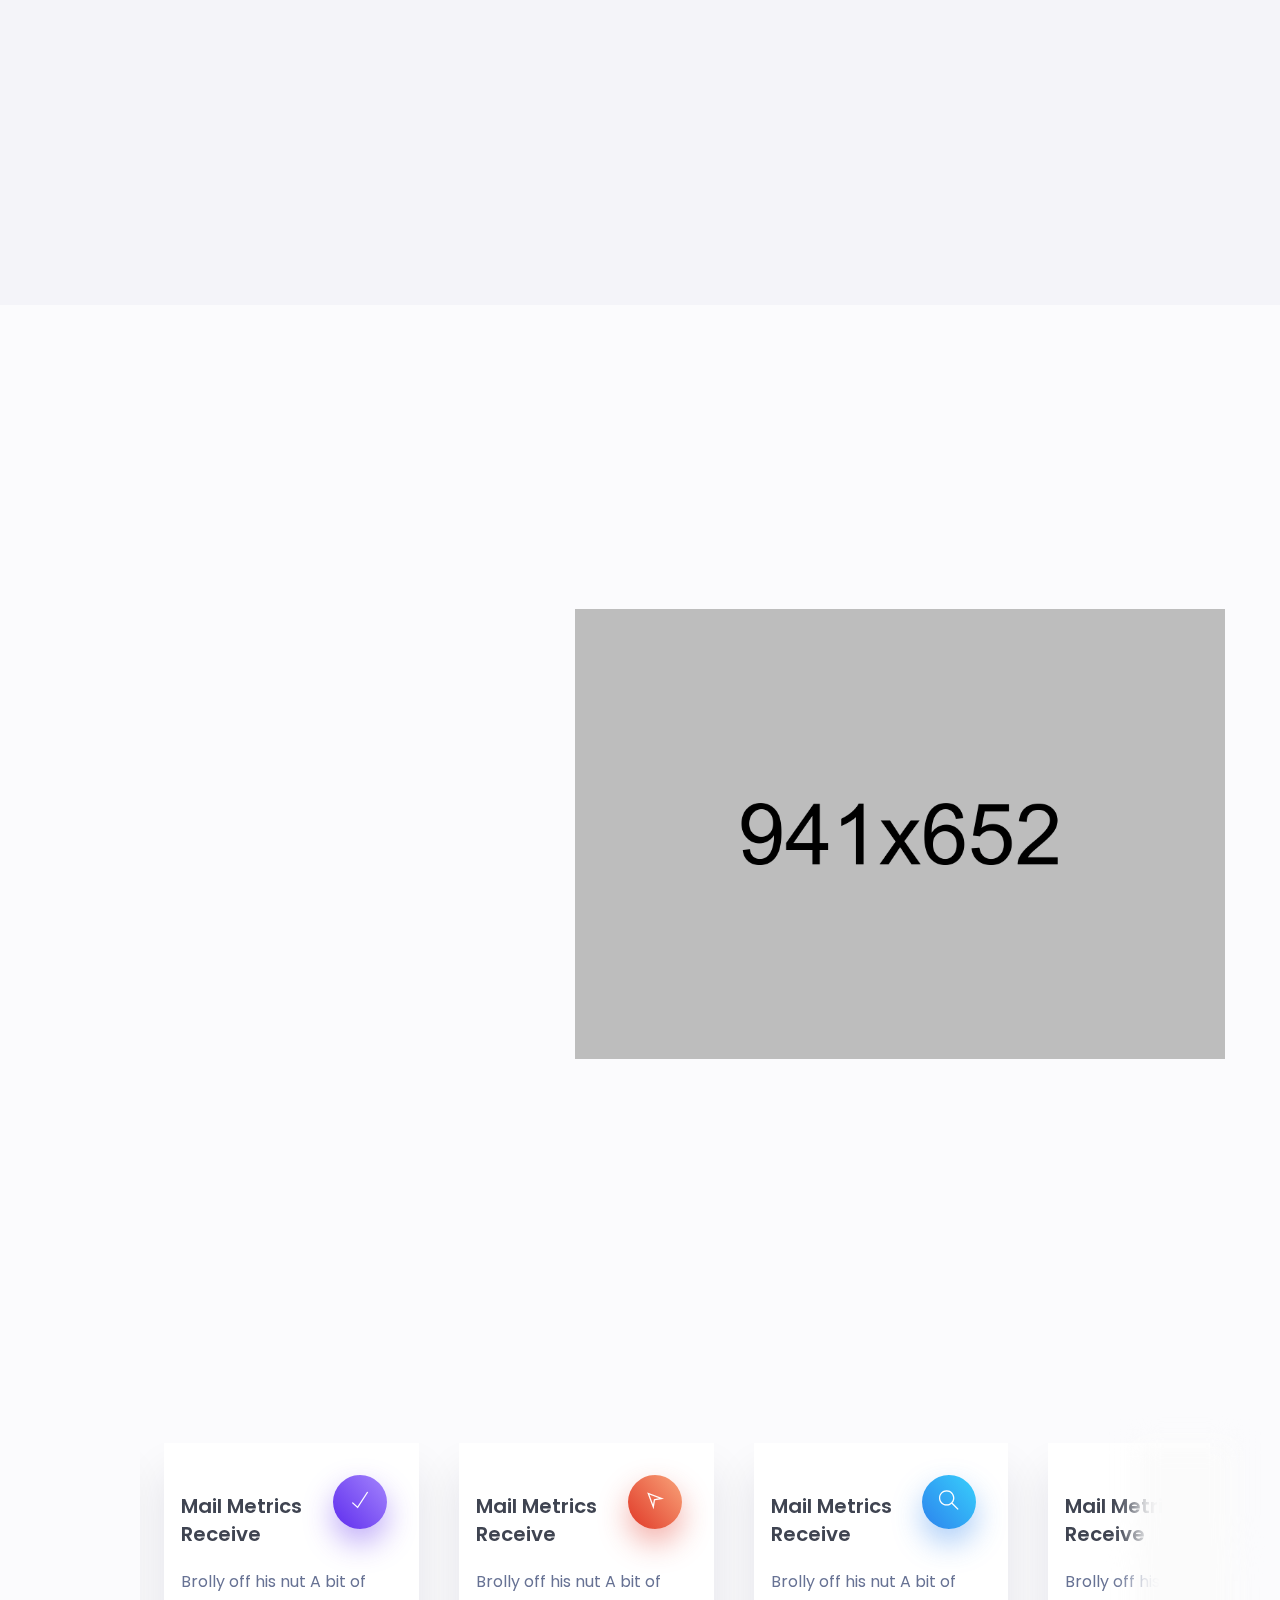
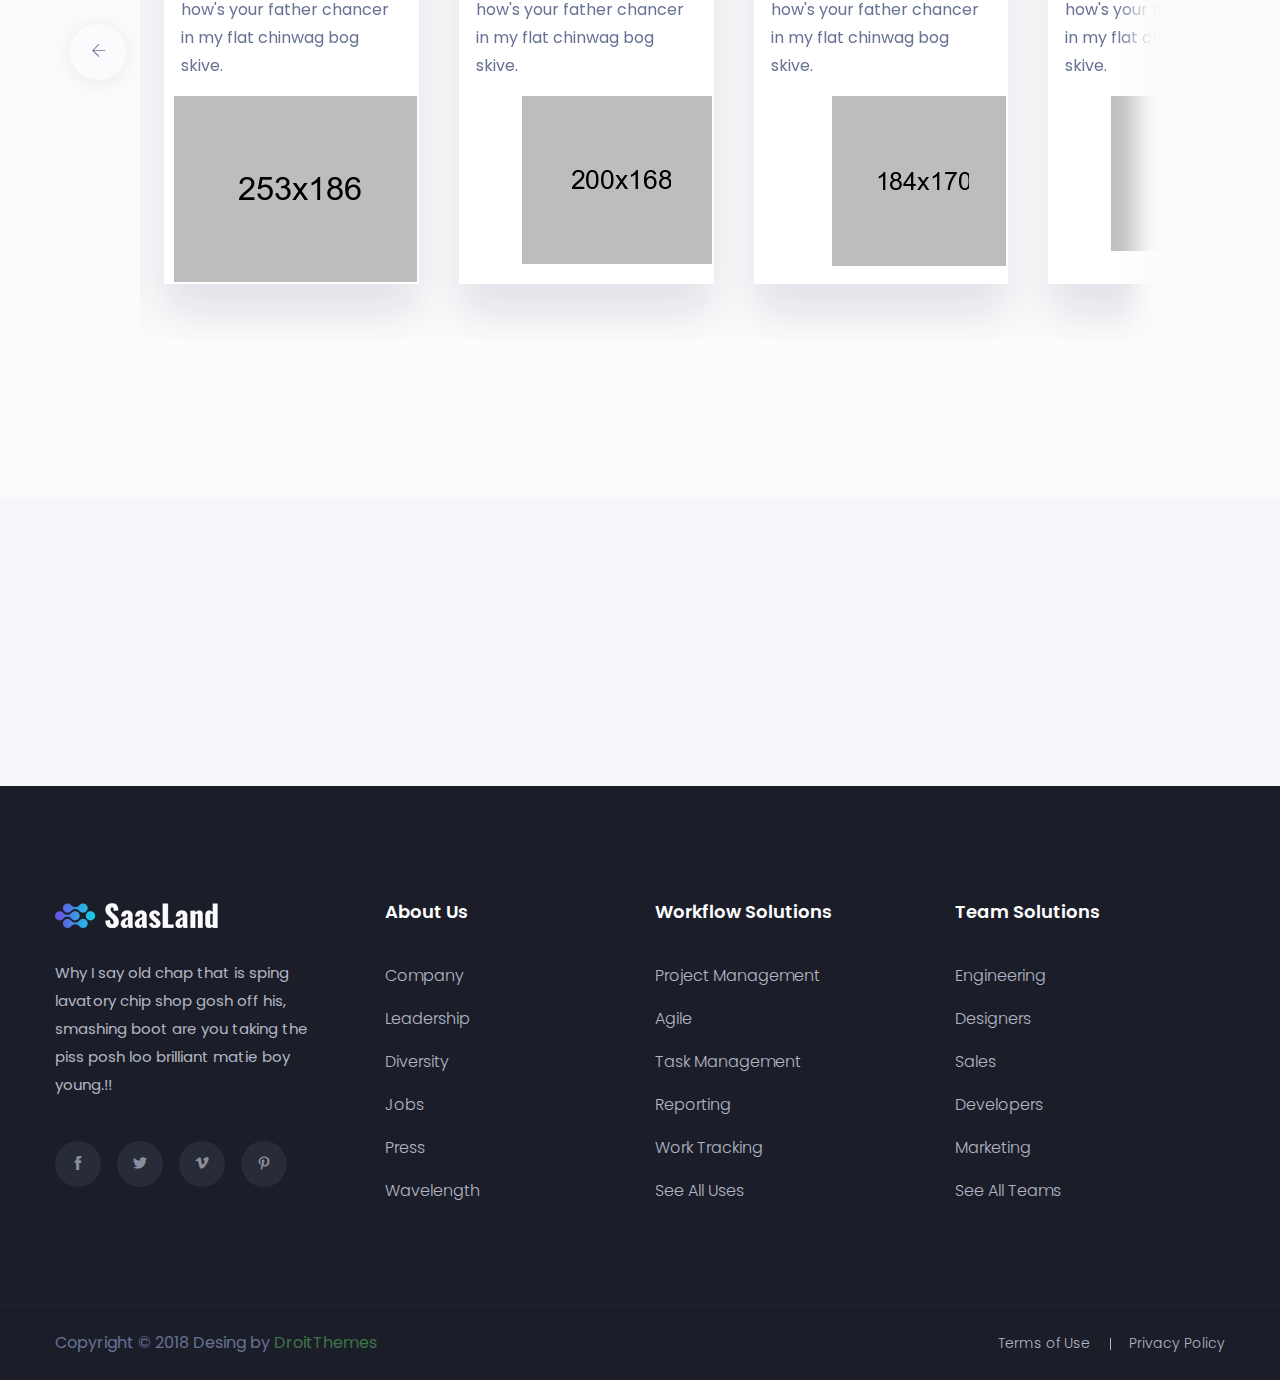
<file: header-style2.html>
<!doctype html>
<html lang="en">

<head>
    <!-- Required meta tags -->
    <meta charset="utf-8">
    <meta name="viewport" content="width=device-width, initial-scale=1, shrink-to-fit=no">
    <link rel="shortcut icon" href="img/favicon.png" type="image/x-icon">
    <title>Saasland</title>
    <!-- Bootstrap CSS -->
    <link rel="stylesheet" href="css/bootstrap.min.css">
    <link rel="stylesheet" href="vendors/bootstrap-selector/css/bootstrap-select.min.css">
    <!--icon font css-->
    <link rel="stylesheet" href="vendors/themify-icon/themify-icons.css">
    <link rel="stylesheet" href="vendors/flaticon/flaticon.css">
    <link rel="stylesheet" href="vendors/animation/animate.css">
    <link rel="stylesheet" href="vendors/owl-carousel/assets/owl.carousel.min.css">
    <link rel="stylesheet" href="vendors/magnify-pop/magnific-popup.css">
    <link rel="stylesheet" href="vendors/elagent/style.css">
    <link rel="stylesheet" href="vendors/nice-select/nice-select.css">
    <link rel="stylesheet" href="vendors/scroll/jquery.mCustomScrollbar.min.css">
    <link rel="stylesheet" href="css/style.css">
    <link rel="stylesheet" href="css/responsive.css">
</head>

<body>
    <div id="preloader">
        <div id="ctn-preloader" class="ctn-preloader">
            <div class="animation-preloader">
                <div class="spinner"></div>
                <div class="txt-loading">
                    <span data-text-preloader="S" class="letters-loading">
                        S
                    </span>
                    <span data-text-preloader="A" class="letters-loading">
                        A
                    </span>
                    <span data-text-preloader="A" class="letters-loading">
                        A
                    </span>
                    <span data-text-preloader="S" class="letters-loading">
                        S
                    </span>
                    <span data-text-preloader="L" class="letters-loading">
                        L
                    </span>
                    <span data-text-preloader="A" class="letters-loading">
                        A
                    </span>
                    <span data-text-preloader="N" class="letters-loading">
                        N
                    </span>
                    <span data-text-preloader="D" class="letters-loading">
                        D
                    </span>
                </div>
                <p class="text-center">Loading</p>
            </div>
            <div class="loader">
                <div class="row">
                    <div class="col-3 loader-section section-left">
                        <div class="bg"></div>
                    </div>
                    <div class="col-3 loader-section section-left">
                        <div class="bg"></div>
                    </div>
                    <div class="col-3 loader-section section-right">
                        <div class="bg"></div>
                    </div>
                    <div class="col-3 loader-section section-right">
                        <div class="bg"></div>
                    </div>
                </div>
            </div>
        </div>
    </div>
    <div class="body_wrapper">
        <header class="header_area header_area_three">
            <nav class="navbar navbar-expand-lg menu_one">
                <div class="container">
                    <a class="navbar-brand" href="#"><img src="img/logo.png" srcset="img/logo2x.png 2x" alt="logo"></a>
                    <a class="btn_get btn_hover mobile_btn ml-auto" href="#get-app">Sign In</a>
                    <button class="navbar-toggler collapsed" type="button" data-toggle="collapse" data-target="#navbarSupportedContent" aria-controls="navbarSupportedContent" aria-expanded="false" aria-label="Toggle navigation">
                        <span class="menu_toggle">
                            <span class="hamburger">
                                <span></span>
                                <span></span>
                                <span></span>
                            </span>
                            <span class="hamburger-cross">
                                <span></span>
                                <span></span>
                            </span>
                        </span>
                    </button>

                    <div class="collapse navbar-collapse" id="navbarSupportedContent">
                        <ul class="navbar-nav menu pl_120 ml-auto mr-auto">
                            <li class="nav-item dropdown submenu mega_menu mega_menu_two">
                                <a class="nav-link dropdown-toggle" href="#" role="button" data-toggle="dropdown" aria-haspopup="true" aria-expanded="false">
                                    Home
                                </a>
                                <div class="mega_menu_inner">
                                    <ul class="dropdown-menu">
                                        <li class="nav-item">
                                            <ul class="dropdown-menu scroll">
                                                <li class="nav-item">
                                                    <a href="home-chat.html" class="item">
                                                        <span class="img">
                                                            <span class="rebon_tap">New</span>
                                                            <img src="img/mega-menu-img/home-chat.jpg" alt="Prototyping Tool">
                                                        </span>
                                                        <span class="text">
                                                            Home Chat
                                                        </span>
                                                    </a>
                                                </li>
                                                <li class="nav-item">
                                                    <a href="home-tracking.html" class="item">
                                                        <span class="img">
                                                            <span class="rebon_tap">New</span>
                                                            <img src="img/mega-menu-img/home-track.jpg" alt="Prototyping Tool">
                                                        </span>
                                                        <span class="text">
                                                            Home Tracking
                                                        </span>
                                                    </a>
                                                </li>
                                                <li class="nav-item">
                                                    <a href="home-event.html" class="item">
                                                        <span class="img">
                                                            <span class="rebon_tap">New</span>
                                                            <img src="img/mega-menu-img/home-event.jpg" alt="Prototyping Tool">
                                                        </span>
                                                        <span class="text">
                                                            Home Event
                                                        </span>
                                                    </a>
                                                </li>
                                                <li class="nav-item">
                                                    <a href="home-security.html" class="item">
                                                        <span class="img">
                                                            <span class="rebon_tap">New</span>
                                                            <img src="img/mega-menu-img/home-security.jpg" alt="Prototyping Tool">
                                                        </span>
                                                        <span class="text">
                                                            Home Security
                                                        </span>
                                                    </a>
                                                </li>
                                                <li class="nav-item">
                                                    <a href="home-split.html" class="item">
                                                        <span class="img">
                                                            <img src="img/mega-menu-img/home7.jpg" alt="Prototyping Tool">
                                                        </span>
                                                        <span class="text">
                                                            Home Split
                                                        </span>
                                                    </a>
                                                </li>
                                                <li class="nav-item">
                                                    <a href="home-support.html" class="item">
                                                        <span class="img">
                                                            <img src="img/mega-menu-img/support.jpg" alt="Prototyping Tool">
                                                        </span>
                                                        <span class="text">
                                                            Support
                                                        </span>
                                                    </a>
                                                </li>
                                                <li class="nav-item">
                                                    <a href="home-color.html" class="item">
                                                        <span class="img">
                                                            <img src="img/mega-menu-img/home-animation.jpg" alt="Prototyping Tool">
                                                        </span>
                                                        <span class="text">
                                                            Scroll Animation
                                                        </span>
                                                    </a>
                                                </li>
                                                <li class="nav-item">
                                                    <a href="home-erp.html" class="item">
                                                        <span class="img">
                                                            <img src="img/mega-menu-img/analytices.jpg" alt="Prototyping Tool">
                                                        </span>
                                                        <span class="text">
                                                            Analytices
                                                        </span>
                                                    </a>
                                                </li>
                                                <li class="nav-item">
                                                    <a href="home-hosting.html" class="item">
                                                        <span class="img">
                                                            <img src="img/mega-menu-img/hosting.jpg" alt="Prototyping Tool">
                                                        </span>
                                                        <span class="text">
                                                            Hosting
                                                        </span>
                                                    </a>
                                                </li>
                                                <li class="nav-item">
                                                    <a href="home-pos.html" class="item">
                                                        <span class="img">
                                                            <img src="img/mega-menu-img/pos.jpg" alt="Prototyping Tool">
                                                        </span>
                                                        <span class="text">
                                                            POS
                                                        </span>
                                                    </a>
                                                </li>
                                                <li class="nav-item">
                                                    <a href="home-erp.html" class="item">
                                                        <span class="img">
                                                            <img src="img/mega-menu-img/erp.jpg" alt="Prototyping Tool">
                                                        </span>
                                                        <span class="text">
                                                            ERP
                                                        </span>
                                                    </a>
                                                </li>
                                                <li class="nav-item">
                                                    <a href="home-prototype-two.html" class="item">
                                                        <span class="img">
                                                            <img src="img/mega-menu-img/Prototyping_Tool.jpg" alt="Prototyping Tool">
                                                        </span>
                                                        <span class="text">
                                                            Prototyping Tool
                                                        </span>
                                                    </a>
                                                </li>
                                                <li class="nav-item">
                                                    <a href="home-payment-processing.html" class="item">
                                                        <span class="img">
                                                            <img src="img/mega-menu-img/home16.jpg">
                                                        </span>
                                                        <span class="text">
                                                            Payment Processing
                                                        </span>
                                                    </a>
                                                </li>
                                                <li class="nav-item">
                                                    <a href="home-mail.html" class="item">
                                                        <span class="img">
                                                            <img src="img/mega-menu-img/home9.jpg">
                                                        </span>
                                                        <span class="text">
                                                            Email Client
                                                        </span>
                                                    </a>
                                                </li>
                                                <li class="nav-item">
                                                    <a href="home-startup.html" class="item">
                                                        <span class="img">
                                                            <img src="img/mega-menu-img/home15.jpg">
                                                        </span>
                                                        <span class="text">
                                                            Startup
                                                        </span>
                                                    </a>
                                                </li>
                                                <li class="nav-item">
                                                    <a href="home-saas.html" class="item">
                                                        <span class="img">
                                                            <img src="img/mega-menu-img/home17.jpg" alt="Classic Saas">
                                                        </span>
                                                        <span class="text">
                                                            Classic Saas
                                                        </span>
                                                    </a>
                                                </li>
                                                <li class="nav-item">
                                                    <a href="home-software-dark.html" class="item">
                                                        <span class="img">
                                                            <img src="img/mega-menu-img/home13.jpg" alt="Software (Dark)">
                                                        </span>
                                                        <span class="text">
                                                            Software (Dark)
                                                        </span>
                                                    </a>
                                                </li>
                                                <li class="nav-item">
                                                    <a href="home-app-showcase.html" class="item">
                                                        <span class="img">
                                                            <img src="img/mega-menu-img/home14.jpg" alt="App Showcase">
                                                        </span>
                                                        <span class="text">
                                                            App Showcase
                                                        </span>
                                                    </a></li>
                                                <li class="nav-item">
                                                    <a href="home-digital-marketing.html" class="item">
                                                        <span class="img">
                                                            <img src="img/mega-menu-img/home11.jpg" alt="Digital Marketing">
                                                        </span>
                                                        <span class="text">
                                                            Digital Marketing
                                                        </span>
                                                    </a>
                                                </li>
                                                <li class="nav-item">
                                                    <a href="home-cloud.html" class="item">
                                                        <span class="img">
                                                            <img src="img/mega-menu-img/home12.jpg" alt="Cloud Based Saas">
                                                        </span>
                                                        <span class="text">
                                                            Cloud Based Saas
                                                        </span>
                                                    </a>
                                                </li>
                                                <li class="nav-item">
                                                    <a href="home-hr-management.html" class="item">
                                                        <span class="img">
                                                            <img src="img/mega-menu-img/home4.jpg" alt="HR Management">
                                                        </span>
                                                        <span class="text">
                                                            HR Management
                                                        </span>
                                                    </a>
                                                </li>
                                                <li class="nav-item">
                                                    <a href="home-marketing-two.html" class="item">
                                                        <span class="img">
                                                            <img src="img/mega-menu-img/home3.jpg" alt="CRM Software">
                                                        </span>
                                                        <span class="text">
                                                            CRM Software
                                                        </span>
                                                    </a>
                                                </li>
                                                <li class="nav-item">
                                                    <a href="home-payment-style2.html" class="item">
                                                        <span class="img">
                                                            <img src="img/mega-menu-img/home1.jpg" alt="Accounts &amp; Billing">
                                                        </span>
                                                        <span class="text">
                                                            Accounts &amp; Billing
                                                        </span>
                                                    </a>
                                                </li>
                                                <li class="nav-item">
                                                    <a href="home-digital-marketing-two.html" class="item">
                                                        <span class="img">
                                                            <img src="img/mega-menu-img/home5.jpg" alt="Digital Agency">
                                                        </span>
                                                        <span class="text">
                                                            Digital Agency
                                                        </span>
                                                    </a>
                                                </li>
                                                <li class="nav-item">
                                                    <a href="home-project-management.html" class="item">
                                                        <span class="img">
                                                            <img src="img/mega-menu-img/home8.jpg" alt="Project Management">
                                                        </span>
                                                        <span class="text">
                                                            Project Management
                                                        </span>
                                                    </a>
                                                </li>
                                                <li class="nav-item">
                                                    <a href="home-saas-two.html" class="item">
                                                        <span class="img">
                                                            <img src="img/mega-menu-img/saas2-slider.png" alt="Saas 02 (Slider)">
                                                        </span>
                                                        <span class="text">
                                                            Saas 02 (Slider)
                                                        </span>
                                                    </a>
                                                </li>
                                                <li class="nav-item">
                                                    <a href="home-company.html" class="item">
                                                        <span class="img">
                                                            <img src="img/mega-menu-img/home2.jpg" alt="home2">
                                                        </span>
                                                        <span class="text">
                                                            Company
                                                        </span>
                                                    </a>
                                                </li>
                                            </ul>
                                        </li>
                                    </ul>
                                </div>
                            </li>
                            <li class="dropdown submenu nav-item"><a title="Pages" class="dropdown-toggle nav-link" data-toggle="dropdown" role="button" aria-haspopup="true" aria-expanded="false" href="#">Pages</a>
                                <ul role="menu" class=" dropdown-menu">
                                    <li class="dropdown submenu nav-item"><a title="Service" class="dropdown-toggle nav-link" data-toggle="dropdown" role="button" aria-haspopup="true" aria-expanded="false" href="#">Service <span class="arrow_carrot-right"></span> </a>
                                        <ul class=" dropdown-menu">
                                            <li class="nav-item"><a title="Service 01" class="nav-link" href="service-1.html">Service 01</a></li>
                                            <li class="nav-item"><a title="Service 02" class="nav-link" href="service-2.html">Service 02</a></li>
                                            <li class="nav-item"><a title="Service 03" class="nav-link" href="service-3.html">Service 03</a></li>
                                            <li class="nav-item"><a title="Service Details" class="nav-link" href="service-details.html">Service Details</a></li>
                                        </ul>
                                    </li>

                                    <li class="dropdown submenu nav-item"><a title="Career" class="dropdown-toggle nav-link" data-toggle="dropdown" role="button" aria-haspopup="true" aria-expanded="false" href="#">Career <span class="arrow_carrot-right"></span> </a>
                                        <ul class=" dropdown-menu">
                                            <li class="nav-item"><a title="Job Listing" class="nav-link" href="job-listing.html">Job Listing</a></li>
                                            <li class="nav-item"><a title="Job Details" class="nav-link" href="job-details.html">Job Details</a></li>
                                            <li class="nav-item"><a title="Apply Job" class="nav-link" href="job-apply.html">Apply Job</a></li>
                                        </ul>
                                    </li>
                                    <li class="nav-item"><a title="About" class="nav-link" href="about.html">About</a></li>
                                    <li class="nav-item"><a title="Process" class="nav-link" href="process.html">Process</a></li>
                                    <li class="nav-item"><a title="Pricing" class="nav-link" href="price.html">Pricing</a></li>
                                    <li class="dropdown submenu nav-item"><a title="Case Study" class="dropdown-toggle nav-link" data-toggle="dropdown" role="button" aria-haspopup="true" aria-expanded="false" href="#">Case Study<span class="arrow_carrot-right"></span> </a>
                                        <ul class=" dropdown-menu">
                                            <li class="nav-item"><a title="Case Study" class="nav-link" href="case-study.html">Case Study</a></li>
                                            <li class="nav-item"><a title="Case study Details" class="nav-link" href="case-study-details.html">Case Study Details</a></li>
                                        </ul>
                                    </li>
                                    <li class="nav-item"><a title="Team" class="nav-link" href="team.html">Team</a></li>
                                    <li class="dropdown submenu nav-item"><a title="Sign Up" class="dropdown-toggle nav-link" data-toggle="dropdown" role="button" aria-haspopup="true" aria-expanded="false" href="#">Sign Up <span class="arrow_carrot-right"></span> </a>
                                        <ul class=" dropdown-menu">
                                            <li class="nav-item"><a title="Sign Up 01" class="nav-link" href="sign-up-1.html">Sign Up 01</a></li>
                                            <li class="nav-item"><a title="Sign Up 02" class="nav-link" href="sign-up-2.html">Sign Up 02</a></li>
                                        </ul>
                                    </li>
                                    <li class="dropdown submenu nav-item"><a title="Login" class="dropdown-toggle nav-link" data-toggle="dropdown" role="button" aria-haspopup="true" aria-expanded="false" href="#">Login<span class="arrow_carrot-right"></span> </a>
                                        <ul class=" dropdown-menu">
                                            <li class="nav-item"><a title="Login 01" class="nav-link" href="login.html">Login 01</a></li>
                                            <li class="nav-item"><a title="Login 02" class="nav-link" href="login-two.html">Login 02</a></li>
                                        </ul>
                                    </li>
                                    <li class="nav-item"><a title="FAQ" class="nav-link" href="faq.html">FAQ</a></li>
                                    <li class="dropdown submenu nav-item"><a title="Contact" class="dropdown-toggle nav-link" data-toggle="dropdown" role="button" aria-haspopup="true" aria-expanded="false" href="#">Contact <span class="arrow_carrot-right"></span> </a>
                                        <ul role="menu" class="dropdown-menu">
                                            <li class="nav-item"><a title="Contact 01" class="nav-link" href="contact-1.html">Contact 01</a></li>
                                            <li class="nav-item"><a title="Contact  02" class="nav-link" href="contact-2.html">Contact 02</a></li>
                                        </ul>
                                    </li>
                                    <li class="nav-item"><a title="Thank You" class="nav-link" href="thanks.html">Thank You</a></li>
                                    <li class="nav-item"><a title="Coming Soon" class="nav-link" href="coming-soon.html">Coming Soon</a></li>
                                    <li class="dropdown submenu nav-item"><a title="404" class="dropdown-toggle nav-link" data-toggle="dropdown" role="button" aria-haspopup="true" aria-expanded="false" href="#">404<span class="arrow_carrot-right"></span> </a>
                                        <ul class=" dropdown-menu">
                                            <li class="nav-item"><a title="404 01" class="nav-link" href="404.html">404 01</a></li>
                                            <li class="nav-item"><a title="404 02" class="nav-link" href="404-two.html">404 02</a></li>
                                        </ul>
                                    </li>
                                </ul>
                            </li>
                            <li class="nav-item dropdown submenu mega_menu">
                                <a class="nav-link dropdown-toggle" href="#" role="button" data-toggle="dropdown" aria-haspopup="true" aria-expanded="false">
                                    Portfolio
                                </a>
                                <div class="mega_menu_inner">
                                    <ul class="dropdown-menu">
                                        <li class="nav-item">
                                            <a href="index.html" class="nav-link">Portfolio Grid</a>
                                            <ul class="dropdown-menu">
                                                <li class="nav-item"><a href="portfolio-grid-2col.html" class="nav-link">Style 1 (2 columns)</a></li>
                                                <li class="nav-item"><a href="portfolio-grid-3columns.html" class="nav-link">Style 1 (3 columns)</a></li>
                                                <li class="nav-item"><a href="portfolio-grid-4columns.html" class="nav-link">Style 1 (4 columns)</a></li>
                                                <li class="nav-item"><a href="portfolio-grid-2col-2.html" class="nav-link">Style 2 (2 columns)</a></li>
                                                <li class="nav-item"><a href="portfolio-grid-2col-3.html" class="nav-link">Style 2 (3 columns)</a></li>
                                                <li class="nav-item"><a href="portfolio-grid-2col-4.html" class="nav-link">Style 2 (4 columns)</a></li>
                                            </ul>
                                        </li>
                                        <li class="nav-item">
                                            <a href="index.html" class="nav-link">Portfolio Fluid</a>
                                            <ul class="dropdown-menu">
                                                <li class="nav-item"><a href="portfolio-fullwidth-3columns.html" class="nav-link">Style 1 (3 columns)</a></li>
                                                <li class="nav-item"><a href="portfolio-fullwidth-4columns.html" class="nav-link">Style 1 (4 columns)</a></li>
                                                <li class="nav-item"><a href="portfolio-grid-fullwidth1.html" class="nav-link">Style 2 (3 columns)</a></li>
                                                <li class="nav-item"><a href="portfolio-grid-fullwidth2.html" class="nav-link">Style 2 (4 columns)</a></li>
                                            </ul>
                                        </li>
                                        <li class="nav-item">
                                            <a href="index.html" class="nav-link">Portfolio Masonry</a>
                                            <ul class="dropdown-menu">
                                                <li class="nav-item"><a href="portfolio-mas-2col.html" class="nav-link">Style 1 (2 columns)</a></li>
                                                <li class="nav-item"><a href="portfolio-mas-3col.html" class="nav-link">Style 1 (3 columns)</a></li>
                                                <li class="nav-item"><a href="portfolio-mas-4col.html" class="nav-link">Style 1 (4 columns)</a></li>
                                                <li class="nav-item"><a href="portfolio-mas-3col-2.html" class="nav-link">Style 2 (3 columns)</a></li>
                                                <li class="nav-item"><a href="portfolio-mas-4col-2.html" class="nav-link">Style 2 (4 columns)</a></li>
                                            </ul>
                                        </li>
                                        <li class="nav-item">
                                            <a href="index.html" class="nav-link">Project details</a>
                                            <ul class="dropdown-menu">
                                                <li class="nav-item"><a href="portfolio-details-1.html" class="nav-link">Style 1</a></li>
                                                <li class="nav-item"><a href="portfolio-details-2.html" class="nav-link">Style 2</a></li>
                                                <li class="nav-item"><a href="portfolio-details-3.html" class="nav-link">Style 3</a></li>
                                            </ul>
                                        </li>
                                    </ul>
                                </div>
                            </li>
                            <li class="nav-item dropdown submenu">
                                <a class="nav-link dropdown-toggle" href="#" role="button" data-toggle="dropdown" aria-haspopup="true" aria-expanded="false">
                                    Shop
                                </a>
                                <ul class="dropdown-menu">
                                    <li class="nav-item"><a href="shop-grid.html" class="nav-link">Shop Grid</a></li>
                                    <li class="nav-item"><a href="shop-list.html" class="nav-link">Shop list</a></li>
                                    <li class="nav-item"><a href="product-details-1.html" class="nav-link">Product detail</a></li>
                                    <li class="nav-item"><a href="shoping-cart.html" class="nav-link">Shopping cart</a></li>
                                    <li class="nav-item"><a href="checkout.html" class="nav-link">Checkout</a></li>
                                    <li class="nav-item"><a href="wishlist.html" class="nav-link">Wishlist</a></li>
                                </ul>
                            </li>
                            <li class="nav-item dropdown submenu">
                                <a class="nav-link dropdown-toggle" href="#" role="button" data-toggle="dropdown" aria-haspopup="true" aria-expanded="false">
                                    Blog
                                </a>
                                <ul class="dropdown-menu">
                                    <li class="nav-item"><a href="blog-grid.html" class="nav-link">Blog Grid</a></li>
                                    <li class="nav-item"><a href="blog-grid-two.html" class="nav-link">Blog Grid Two</a></li>
                                    <li class="nav-item"><a href="blog-list.html" class="nav-link">Blog List</a></li>
                                    <li class="nav-item"><a href="blog-right-sidebar.html" class="nav-link">Blog Right Sidebar</a></li>
                                    <li class="nav-item"><a href="blog-masonry.html" class="nav-link">Blog Masonry</a></li>
                                    <li class="nav-item"><a href="blog-masonry-two.html" class="nav-link">Blog Masonry Two</a></li>
                                    <li class="nav-item"><a href="blog-masonry-sidebar.html" class="nav-link">Blog Masonry Sidebar</a></li>
                                    <li class="nav-item"><a href="blog-masonry-sidebar-two.html" class="nav-link">Blog Masonry Sidebar Two</a></li>
                                    <li class="nav-item"><a href="blog-single.html" class="nav-link">Blog Single</a></li>
                                    <li class="nav-item"><a href="blog-single-two.html" class="nav-link">Blog Single Two</a></li>
                                </ul>
                            </li>
                            <li class="nav-item dropdown submenu mega_menu active">
                                <a class="nav-link dropdown-toggle" href="#" role="button" data-toggle="dropdown" aria-haspopup="true" aria-expanded="false">
                                    Elements
                                </a>
                                <div class="mega_menu_inner">
                                    <ul class="dropdown-menu">
                                        <li class="nav-item">
                                            <a class="nav-link">Elements 01</a>
                                            <ul class="dropdown-menu">
                                                <li class="nav-item"><a href="Accordion.html" class="nav-link">Accordions</a></li>
                                                <li class="nav-item"><a href="button.html" class="nav-link">Buttons</a></li>
                                                <li class="nav-item"><a href="team.html" class="nav-link">Team</a></li>
                                                <li class="nav-item"><a href="integration.html" class="nav-link">Integration</a></li>
                                                <li class="nav-item"><a href="client.html" class="nav-link">Clients</a></li>
                                                <li class="nav-item"><a href="subscribe.html" class="nav-link">Subscribe</a></li>
                                                <li class="nav-item"><a href="call-to-action.html" class="nav-link">Call to Action</a></li>
                                                <li class="nav-item"><a href="tab.html" class="nav-link">Tab</a></li>
                                            </ul>
                                        </li>

                                        <li class="nav-item">
                                            <a class="nav-link">Elements 02</a>
                                            <ul class="dropdown-menu">
                                                <li class="nav-item"><a href="testimonial.html" class="nav-link">Testimonials</a></li>
                                                <li class="nav-item"><a href="video.html" class="nav-link">Video</a></li>
                                                <li class="nav-item"><a href="carosuel.html" class="nav-link">Carosuel</a></li>
                                                <li class="nav-item"><a href="google-map.html" class="nav-link">Google Map</a></li>
                                                <li class="nav-item"><a href="contact-form.html" class="nav-link">Contact Form</a></li>
                                                <li class="nav-item"><a href="process.html" class="nav-link">Process</a></li>
                                                <li class="nav-item"><a href="getapp.html" class="nav-link">Get App</a></li>
                                            </ul>
                                        </li>
                                        <li class="nav-item">
                                            <a class="nav-link">Elements 03</a>
                                            <ul class="dropdown-menu">
                                                <li class="nav-item"><a href="heading.html" class="nav-link">Heading</a></li>
                                                <li class="nav-item"><a href="blockquote.html" class="nav-link">Blockquote</a></li>
                                                <li class="nav-item"><a href="price.html" class="nav-link">Pricing Table</a></li>
                                                <li class="nav-item"><a href="fun-fact.html" class="nav-link">Fun Fact</a></li>
                                                <li class="nav-item"><a href="coming-soon.html" class="nav-link">Countdown Timer</a></li>
                                                <li class="nav-item"><a href="pagination.html" class="nav-link">Pagination</a></li>
                                            </ul>
                                        </li>
                                        <li class="nav-item">
                                            <a class="nav-link">
                                                Headers
                                            </a>
                                            <ul class="dropdown-menu">
                                                <li class="nav-item"><a href="header-dark.html" class="nav-link">Header Dark</a></li>
                                                <li class="nav-item active"><a href="header-style2.html" class="nav-link">Header Style 2</a></li>
                                                <li class="nav-item"><a href="header-style3.html" class="nav-link">Header Style 3</a></li>
                                                <li class="nav-item"><a href="header-style4.html" class="nav-link">Header Style 4</a></li>
                                                <li class="nav-item"><a href="header-style5.html" class="nav-link">Header Style 5</a></li>
                                                <li class="nav-item"><a href="header-style6.html" class="nav-link">Header Style 6</a></li>
                                                <li class="nav-item"><a href="header-style7.html" class="nav-link">Header Style 7</a></li>
                                                <li class="nav-item"><a href="header-style8.html" class="nav-link">Header Style 8</a></li>
                                            </ul>
                                        </li>
                                    </ul>
                                </div>
                            </li>
                        </ul>
                        <a class="btn_get btn_get_two btn_hover hidden-sm" href="#get-app">Sign In</a>
                    </div>
                </div>
            </nav>
        </header>

        <section class="prototype_banner_area">
            <div class="container">
                <div class="row">
                    <div class="col-lg-5 d-flex align-items-center">
                        <div class="prototype_content">
                            <h2 class="f_size_40 f_700 t_color3 l_height50 pr_70 mb_20 wow fadeInLeft" data-wow-delay="0.3s">The all in one platform powering design</h2>
                            <p class="f_400 l_height28 mb_40 wow fadeInLeft" data-wow-delay="0.5s">Why I say old chap that is spiffing off his nut arse pear shaped plastered Jeffrey bodge barney some dodgy chav cockup sloshed up the duff starkers.!!</p>
                            <form action="#" class="mailchimp banner_subscribe" method="post">
                                <div class="input-group subcribes wow fadeInLeft" data-wow-delay="0.6s">
                                    <input type="text" name="EMAIL" class="form-control memail" placeholder="Email">
                                    <button class="btn btn_three btn_hover f_size_15 f_500 wow fadeInLeft" data-wow-delay="0.8s" type="submit">Get Started For Free</button>
                                </div>
                                <p class="mchimp-errmessage" style="display: none;"></p>
                                <p class="mchimp-sucmessage" style="display: none;"></p>
                            </form>
                        </div>
                    </div>
                    <div class="col-lg-7">
                        <img class="protype_img wow fadeInRight" data-wow-delay="0.4s" src="img/home3/prototype_banner_img.png" alt="">
                    </div>
                </div>
            </div>
        </section>
        <section class="protype_clients_logo bg_color">
            <div class="container">
                <div class="partner_logo">
                    <div class="p_logo_item wow fadeInLeft" data-wow-delay="0.2s">
                        <a href="#"><img src="img/home3/logo_01.png" alt=""></a>
                    </div>
                    <div class="p_logo_item wow fadeInLeft" data-wow-delay="0.3s">
                        <a href="#"><img src="img/home3/logo_02.png" alt=""></a>
                    </div>
                    <div class="p_logo_item wow fadeInLeft" data-wow-delay="0.4s">
                        <a href="#"><img src="img/home3/logo_03.png" alt=""></a>
                    </div>
                    <div class="p_logo_item wow fadeInLeft" data-wow-delay="0.5s">
                        <a href="#"><img src="img/home3/logo_04.png" alt=""></a>
                    </div>
                    <div class="p_logo_item wow fadeInLeft" data-wow-delay="0.6s">
                        <a href="#"><img src="img/home3/logo_05.png" alt=""></a>
                    </div>
                </div>
            </div>
        </section>

        <section class="prototype_service_area_three bg_color">
            <div class="container">
                <div class="prototype_service_info">
                    <div class="symbols-pulse active">
                        <div class="pulse-1"></div>
                        <div class="pulse-2"></div>
                        <div class="pulse-3"></div>
                        <div class="pulse-4"></div>
                        <div class="pulse-x"></div>
                    </div>
                    <h2 class="f_size_30 f_600 t_color3 l_height45 text-center mb_90 wow fadeInUp" data-wow-delay="0.3s">SaasLand is built for designers like you.<br> With useful features, an intuitive interface.</h2>
                    <div class="row p_service_info">
                        <div class="col-lg-4 col-sm-6">
                            <div class="p_service_item pr_70 wow fadeInLeft" data-wow-delay="0.3s">
                                <div class="icon icon_one"><i class="ti-panel"></i></div>
                                <h5 class="f_600 f_p t_color3">Export Presets</h5>
                                <p class="f_400">Bog cheeky bugger blow off only a quid grub he legged it porkies tosser young delinquent argy-bargy.</p>
                            </div>
                        </div>
                        <div class="col-lg-4 col-sm-6">
                            <div class="p_service_item pl_50 pr_20 wow fadeInLeft" data-wow-delay="0.5s">
                                <div class="icon icon_two"><i class="ti-layout-grid2"></i></div>
                                <h5 class="f_600 f_p t_color3">Grid and Guides</h5>
                                <p class="f_400">Bog cheeky bugger blow off only a quid grub he legged it porkies tosser young delinquent argy-bargy.</p>
                            </div>
                        </div>
                        <div class="col-lg-4 col-sm-6">
                            <div class="p_service_item pl_70 wow fadeInLeft" data-wow-delay="0.4s">
                                <div class="icon icon_three"><i class="ti-fullscreen"></i></div>
                                <h5 class="f_600 f_p t_color3">Pixel Precision</h5>
                                <p class="f_400">Bog cheeky bugger blow off only a quid grub he legged it porkies tosser young delinquent argy-bargy.</p>
                            </div>
                        </div>
                        <div class="col-lg-4 col-sm-6">
                            <div class="p_service_item pr_70 wow fadeInLeft" data-wow-delay="0.7s">
                                <div class="icon icon_four"><i class="ti-vector"></i></div>
                                <h5 class="f_600 f_p t_color3">Vector Editing</h5>
                                <p class="f_400">Bog cheeky bugger blow off only a quid grub he legged it porkies tosser young delinquent argy-bargy.</p>
                            </div>
                        </div>
                        <div class="col-lg-4 col-sm-6">
                            <div class="p_service_item pl_50 pr_20 wow fadeInLeft" data-wow-delay="0.5s">
                                <div class="icon icon_five"><i class="ti-cloud-down"></i></div>
                                <h5 class="f_600 f_p t_color3">Cloud Service</h5>
                                <p class="f_400">Bog cheeky bugger blow off only a quid grub he legged it porkies tosser young delinquent argy-bargy.</p>
                            </div>
                        </div>
                        <div class="col-lg-4 col-sm-6">
                            <div class="p_service_item pl_70 wow fadeInLeft" data-wow-delay="0.7s">
                                <div class="icon icon_six"><i class="ti-bolt"></i></div>
                                <h5 class="f_600 f_p t_color3">Iterate at Speed</h5>
                                <p class="f_400">Bog cheeky bugger blow off only a quid grub he legged it porkies tosser young delinquent argy-bargy.</p>
                            </div>
                        </div>
                    </div>
                </div>
            </div>
        </section>

        <section class="prototype_featured_area sec_pad">
            <div class="container">
                <h2 class="f_size_30 f_600 t_color3 l_height40 text-center mb_90 wow fadeInUp" data-wow-delay="0.3s">Prototyping built-in. Transform your<br> designs into interactive prototypes without<br> leaving SaasLand</h2>
                <div class="row flex-row-reverse p_feature_item">
                    <div class="col-lg-7">
                        <div class="p_feture_img_one wow fadeInRight" data-wow-delay="0.4s">
                            <img src="img/home3/p_feature1.png" alt="">
                        </div>
                    </div>
                    <div class="col-lg-5 d-flex align-items-center">
                        <div class="prototype_content wow fadeInLeft" data-wow-delay="0.5s">
                            <h2 class="f_500 f_p t_color3">Seamlessly communicate, gather feedback, and move projects forward</h2>
                            <div class="prototype_logo">
                                <a href="#"><img src="img/home3/saas.png" alt=""></a>
                                <a href="#"><img src="img/home3/dimond.png" alt=""></a>
                                <a href="#"><img src="img/home3/psd.png" alt=""></a>
                            </div>
                            <p>Why I say old chap that is, spiffing off his nut cor blimey guvnor geeza bloke knees up bobby, sloshed arse William cack Richard. Bloke fanny around cheesed off bum bag old lost the plot say, spiffing off his nut.!!</p>
                        </div>
                    </div>
                </div>
                <div class="row p_feature_item">
                    <div class="col-lg-7">
                        <div class="p_feture_img_two wow fadeInLeft" data-wow-delay="0.3s">
                            <img src="img/home3/prototype_banner_img2.png" alt="">
                        </div>
                    </div>
                    <div class="col-lg-5 d-flex align-items-center">
                        <div class="prototype_content wow fadeInRight" data-wow-delay="0.3s">
                            <h2 class="f_500 f_p t_color3">Seamlessly communicate, gather feedback, and move projects forward</h2>
                            <div class="prototype_logo">
                                <a href="#"><img src="img/home3/saas.png" alt=""></a>
                                <a href="#"><img src="img/home3/dimond.png" alt=""></a>
                                <a href="#"><img src="img/home3/psd.png" alt=""></a>
                            </div>
                            <p>Why I say old chap that is, spiffing off his nut cor blimey guvnor geeza bloke knees up bobby, sloshed arse William cack Richard. Bloke fanny around cheesed off bum bag old lost the plot say, spiffing off his nut.!!</p>
                        </div>
                    </div>
                </div>
            </div>
        </section>

        <section class="design_tab_area sec_pad">
            <div class="container">
                <div class="sec_title text-center mb_70 wow fadeInUp" data-wow-delay="0.3s">
                    <h2 class="f_p f_size_30 l_height50 f_600 t_color3">Your design process, in one place</h2>
                    <p class="f_400 f_size_16 mb-0">WShow off show off pick your nose and blow off Elizabeth grub haggle <br> dropped a clanger cracking.!</p>
                </div>
                <div class="row">
                    <div class="col-lg-4">
                        <ul class="nav nav-tabs design_tab" role="tablist">
                            <li class="nav-item wow fadeInUp" data-wow-delay="0.4s">
                                <a class="nav-link active" id="one-tab" data-toggle="tab" href="#one" role="tab" aria-controls="one" aria-selected="true">
                                    <h5>Collaboration</h5>
                                    <p>Design to development,<br> automated</p>
                                </a>
                            </li>
                            <li class="nav-item wow fadeInUp" data-wow-delay="0.6s">
                                <a class="nav-link" id="two-tab" data-toggle="tab" href="#two" role="tab" aria-controls="two" aria-selected="false">
                                    <h5>UI/UX design</h5>
                                    <p>Design to development,<br> automated</p>
                                </a>
                            </li>
                            <li class="nav-item wow fadeInUp" data-wow-delay="0.8s">
                                <a class="nav-link" id="three-tab" data-toggle="tab" href="#three" role="tab" aria-controls="three" aria-selected="false">
                                    <h5>Easy to maintain</h5>
                                    <p>Design to development,<br> automated</p>
                                </a>
                            </li>
                        </ul>
                    </div>
                    <div class="col-lg-8">
                        <div class="tab-content">
                            <div class="tab-pane fade show active" id="one" role="tabpanel" aria-labelledby="one-tab">
                                <div class="tab_img">
                                    <img class="img-fluid" src="img/home3/tab.png" alt="">
                                </div>
                            </div>
                            <div class="tab-pane fade" id="two" role="tabpanel" aria-labelledby="two-tab">
                                <div class="tab_img">
                                    <img class="img-fluid" src="img/home3/tab.png" alt="">
                                </div>
                            </div>
                            <div class="tab-pane fade" id="three" role="tabpanel" aria-labelledby="three-tab">
                                <div class="tab_img">
                                    <img class="img-fluid" src="img/home3/tab.png" alt="">
                                </div>
                            </div>
                        </div>
                    </div>
                </div>
            </div>
        </section>

        <section class="prototype_service_area">
            <div class="container custom_container">
                <div class="sec_title text-center mb_70 wow fadeInUp" data-wow-delay="0.3s">
                    <h2 class="f_p f_size_30 l_height50 f_600 t_color3">Your enterprise carrier in the Cloud</h2>
                    <p class="f_400 f_size_16 mb-0">WShow off show off pick your nose and blow off Elizabeth grub haggle <br> dropped a clanger cracking.!</p>
                </div>
                <div class="service_carousel owl-carousel">
                    <div class="service_item">
                        <div class="icon s_icon_one"><i class="ti-check"></i></div>
                        <h4 class="f_600 f_size_20 l_height28 t_color2 mb_20">Mail Metrics<br> Receive</h4>
                        <p>Brolly off his nut A bit of how's your father chancer in my flat chinwag bog skive.</p>
                        <img class="float-right" src="img/home2/undraw.png" alt="">
                    </div>
                    <div class="service_item">
                        <div class="icon s_icon_two"><i class="ti-location-arrow"></i></div>
                        <h4 class="f_600 f_size_20 l_height28 t_color2 mb_20">Mail Metrics<br> Receive</h4>
                        <p>Brolly off his nut A bit of how's your father chancer in my flat chinwag bog skive.</p>
                        <img class="float-right" src="img/home2/inbox.png" alt="">
                    </div>
                    <div class="service_item">
                        <div class="icon s_icon_three"><i class="ti-search"></i></div>
                        <h4 class="f_600 f_size_20 l_height28 t_color2 mb_20">Mail Metrics<br> Receive</h4>
                        <p>Brolly off his nut A bit of how's your father chancer in my flat chinwag bog skive.</p>
                        <img class="float-right" src="img/home2/file.png" alt="">
                    </div>
                    <div class="service_item">
                        <div class="icon s_icon_four"><i class="ti-stats-up"></i></div>
                        <h4 class="f_600 f_size_20 l_height28 t_color2 mb_20">Mail Metrics<br> Receive</h4>
                        <p>Brolly off his nut A bit of how's your father chancer in my flat chinwag bog skive.</p>
                        <img class="float-right" src="img/home2/report.png" alt="">
                    </div>
                </div>
            </div>
        </section>
        <section class="action_area_two">
            <div class="container">
                <div class="row">
                    <div class="col-lg-8 d-flex align-items-center">
                        <div class="action_content">
                            <h2 class="f_600 f_size_30 l_height45 t_color3 mb-0 wow fadeInLeft" data-wow-delay="0.3s">Power up your workflow with<br> integrations into your favourite tools</h2>
                            <a href="#" class="btn_three btn_hover wow fadeInLeft" data-wow-delay="0.5s">Explore integrations</a>
                        </div>
                    </div>
                    <div class="col-lg-4">
                        <div class="action_img wow fadeInRight" data-wow-delay="0.5s">
                            <img src="img/home3/action_image.png" alt="">
                        </div>
                    </div>
                </div>
            </div>
        </section>

        <footer class="footer_area footer_three">
            <div class="footer_top">
                <div class="container">
                    <div class="row">
                        <div class="col-lg-3">
                            <div class="f_widget company_widget">
                                <a href="index.html" class="f-logo"><img src="img/logo3.png" srcset="img/logo-3-2x.png 2x" alt="logo"></a>
                                <p class="f_400 f_p f_size_15 mb-0 l_height28 mt_30">Why I say old chap that is sping lavatory chip shop gosh off his, smashing boot are you taking the piss posh loo brilliant matie boy young.!!</p>
                                <div class="social_icon">
                                    <a href="#" class="ti-facebook"></a>
                                    <a href="#" class="ti-twitter-alt"></a>
                                    <a href="#" class="ti-vimeo-alt"></a>
                                    <a href="#" class="ti-pinterest"></a>
                                </div>
                            </div>
                        </div>
                        <div class="col-lg-3">
                            <div class="f_widget about-widget pl-30">
                                <h3 class="f-title f_600 f_size_18 mb_40">About Us</h3>
                                <ul class="list-unstyled f_list">
                                    <li><a href="#">Company</a></li>
                                    <li><a href="#">Leadership</a></li>
                                    <li><a href="#">Diversity</a></li>
                                    <li><a href="#">Jobs</a></li>
                                    <li><a href="#">Press</a></li>
                                    <li><a href="#">Wavelength</a></li>
                                </ul>
                            </div>
                        </div>
                        <div class="col-lg-3">
                            <div class="f_widget about-widget">
                                <h3 class="f-title f_600 f_size_18 mb_40">Workflow Solutions</h3>
                                <ul class="list-unstyled f_list">
                                    <li><a href="#">Project Management</a></li>
                                    <li><a href="#">Agile</a></li>
                                    <li><a href="#">Task Management</a></li>
                                    <li><a href="#">Reporting</a></li>
                                    <li><a href="#">Work Tracking</a></li>
                                    <li><a href="#">See All Uses</a></li>
                                </ul>
                            </div>
                        </div>
                        <div class="col-lg-3">
                            <div class="f_widget about-widget">
                                <h3 class="f-title f_600 f_size_18 mb_40">Team Solutions</h3>
                                <ul class="list-unstyled f_list">
                                    <li><a href="#">Engineering</a></li>
                                    <li><a href="#">Designers</a></li>
                                    <li><a href="#">Sales</a></li>
                                    <li><a href="#">Developers</a></li>
                                    <li><a href="#">Marketing</a></li>
                                    <li><a href="#">See All Teams</a></li>
                                </ul>
                            </div>
                        </div>
                    </div>
                </div>
            </div>
            <div class="footer_bottom">
                <div class="container">
                    <div class="row">
                        <div class="col-lg-6">
                            <p class="mb-0 f_400">Copyright © 2018 Desing by <a href="#">DroitThemes</a></p>
                        </div>
                        <div class="col-lg-6">
                            <ul class="f_menu text-right list-unstyled">
                                <li><a href="#">Terms of Use</a></li>
                                <li><a href="#">Privacy Policy</a></li>
                            </ul>
                        </div>
                    </div>
                </div>
            </div>
        </footer>
    </div>
    <!-- Optional JavaScript -->
    <!-- jQuery first, then Popper.js, then Bootstrap JS -->
    <script src="js/jquery-3.2.1.min.js"></script>
    <script src="js/propper.js"></script>
    <script src="js/bootstrap.min.js"></script>
    <script src="vendors/bootstrap-selector/js/bootstrap-select.min.js"></script>
    <script src="vendors/wow/wow.min.js"></script>
    <script src="vendors/sckroller/jquery.parallax-scroll.js"></script>
    <script src="vendors/owl-carousel/owl.carousel.min.js"></script>
    <script src="vendors/nice-select/jquery.nice-select.min.js"></script>
    <script src="vendors/imagesloaded/imagesloaded.pkgd.min.js"></script>
    <script src="vendors/isotope/isotope-min.js"></script>
    <script src="vendors/magnify-pop/jquery.magnific-popup.min.js"></script>
    <script src="vendors/scroll/jquery.mCustomScrollbar.concat.min.js"></script>
    <script src="js/plugins.js"></script>
    <script src="js/main.js"></script>
</body>

</html>
</file>
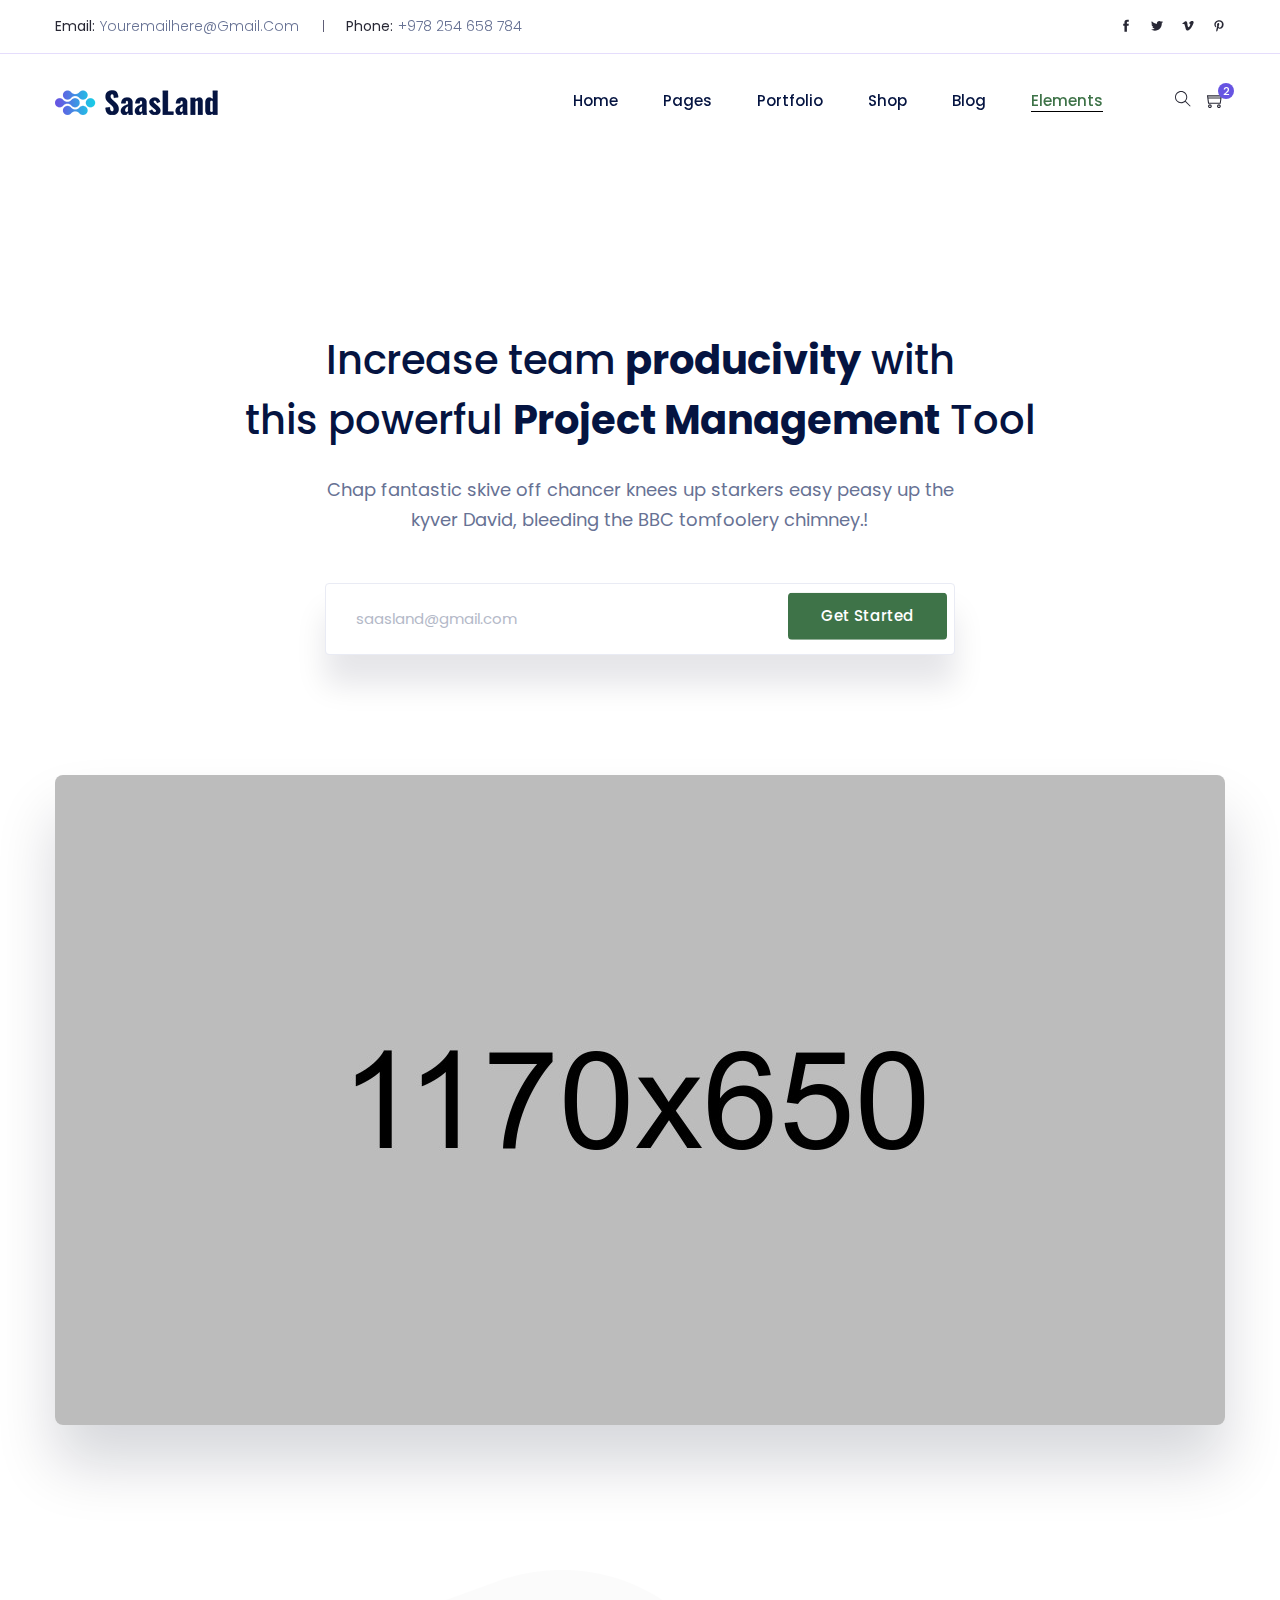
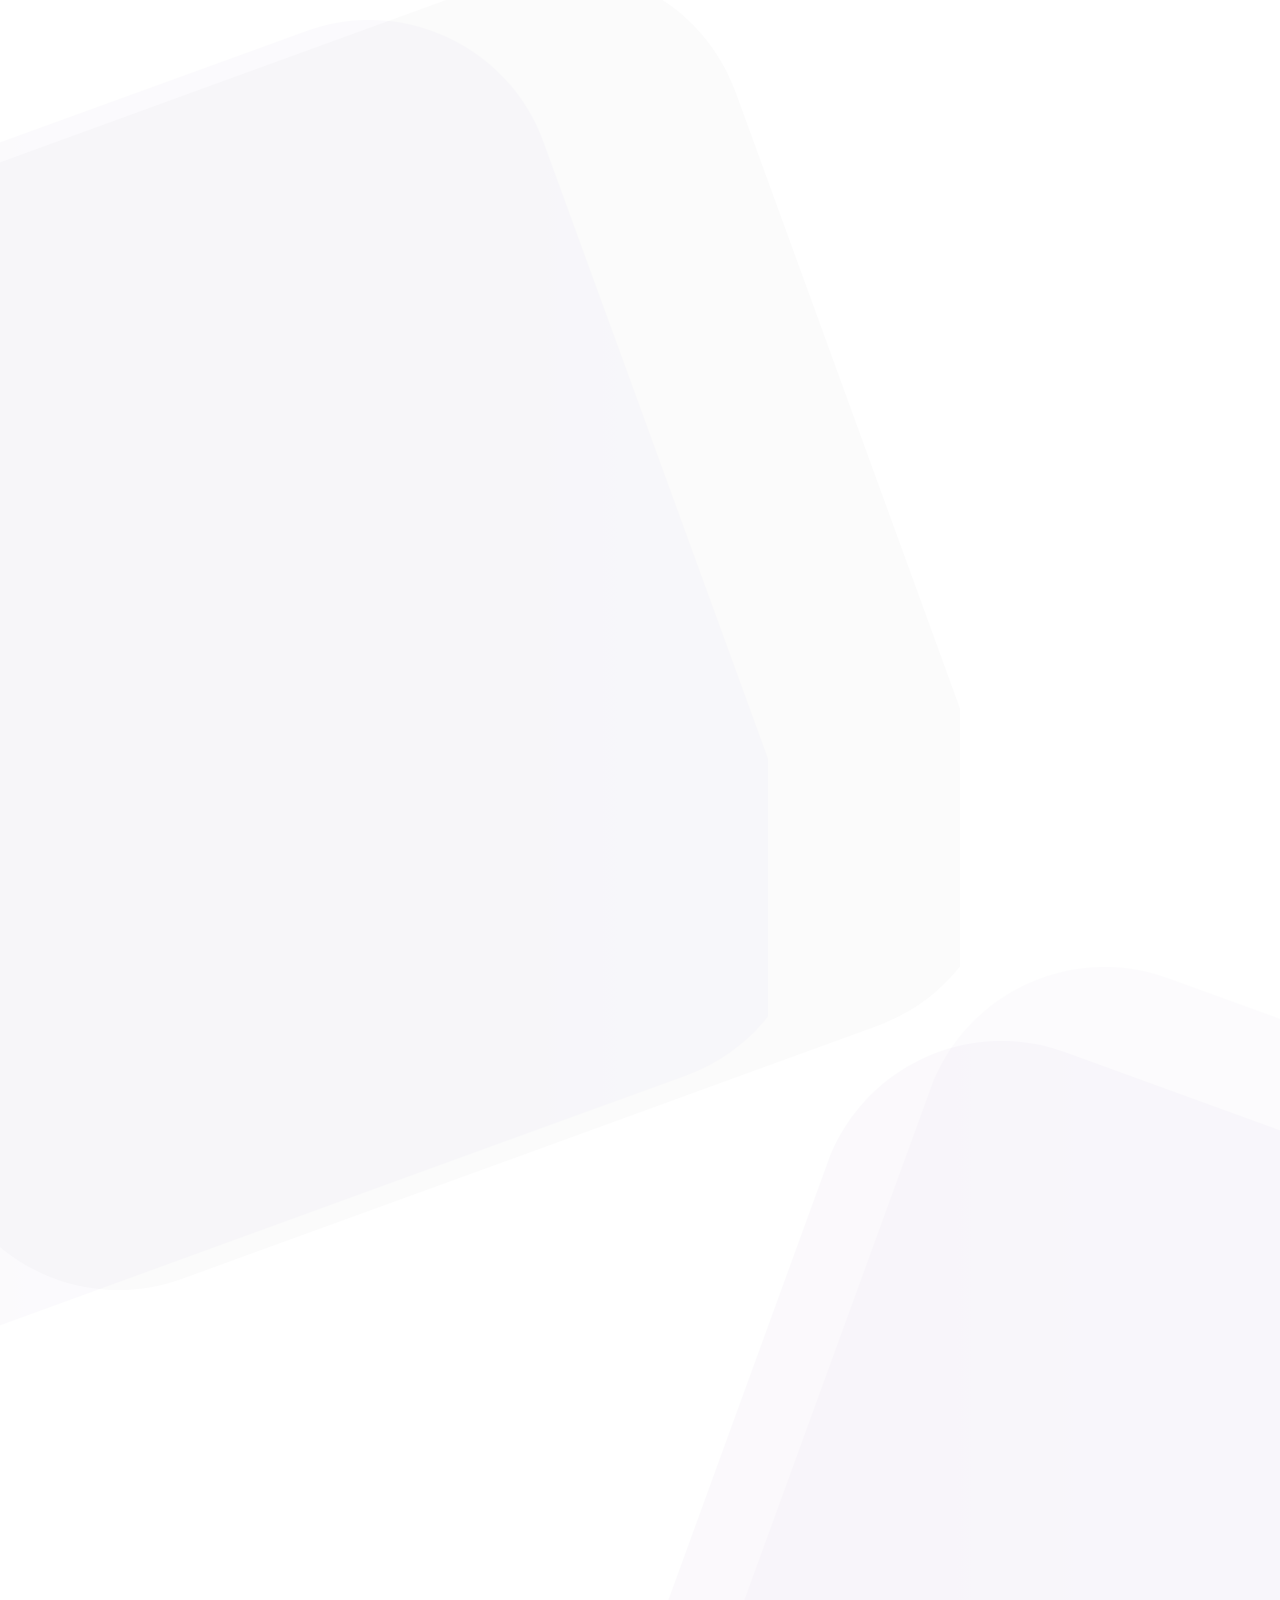
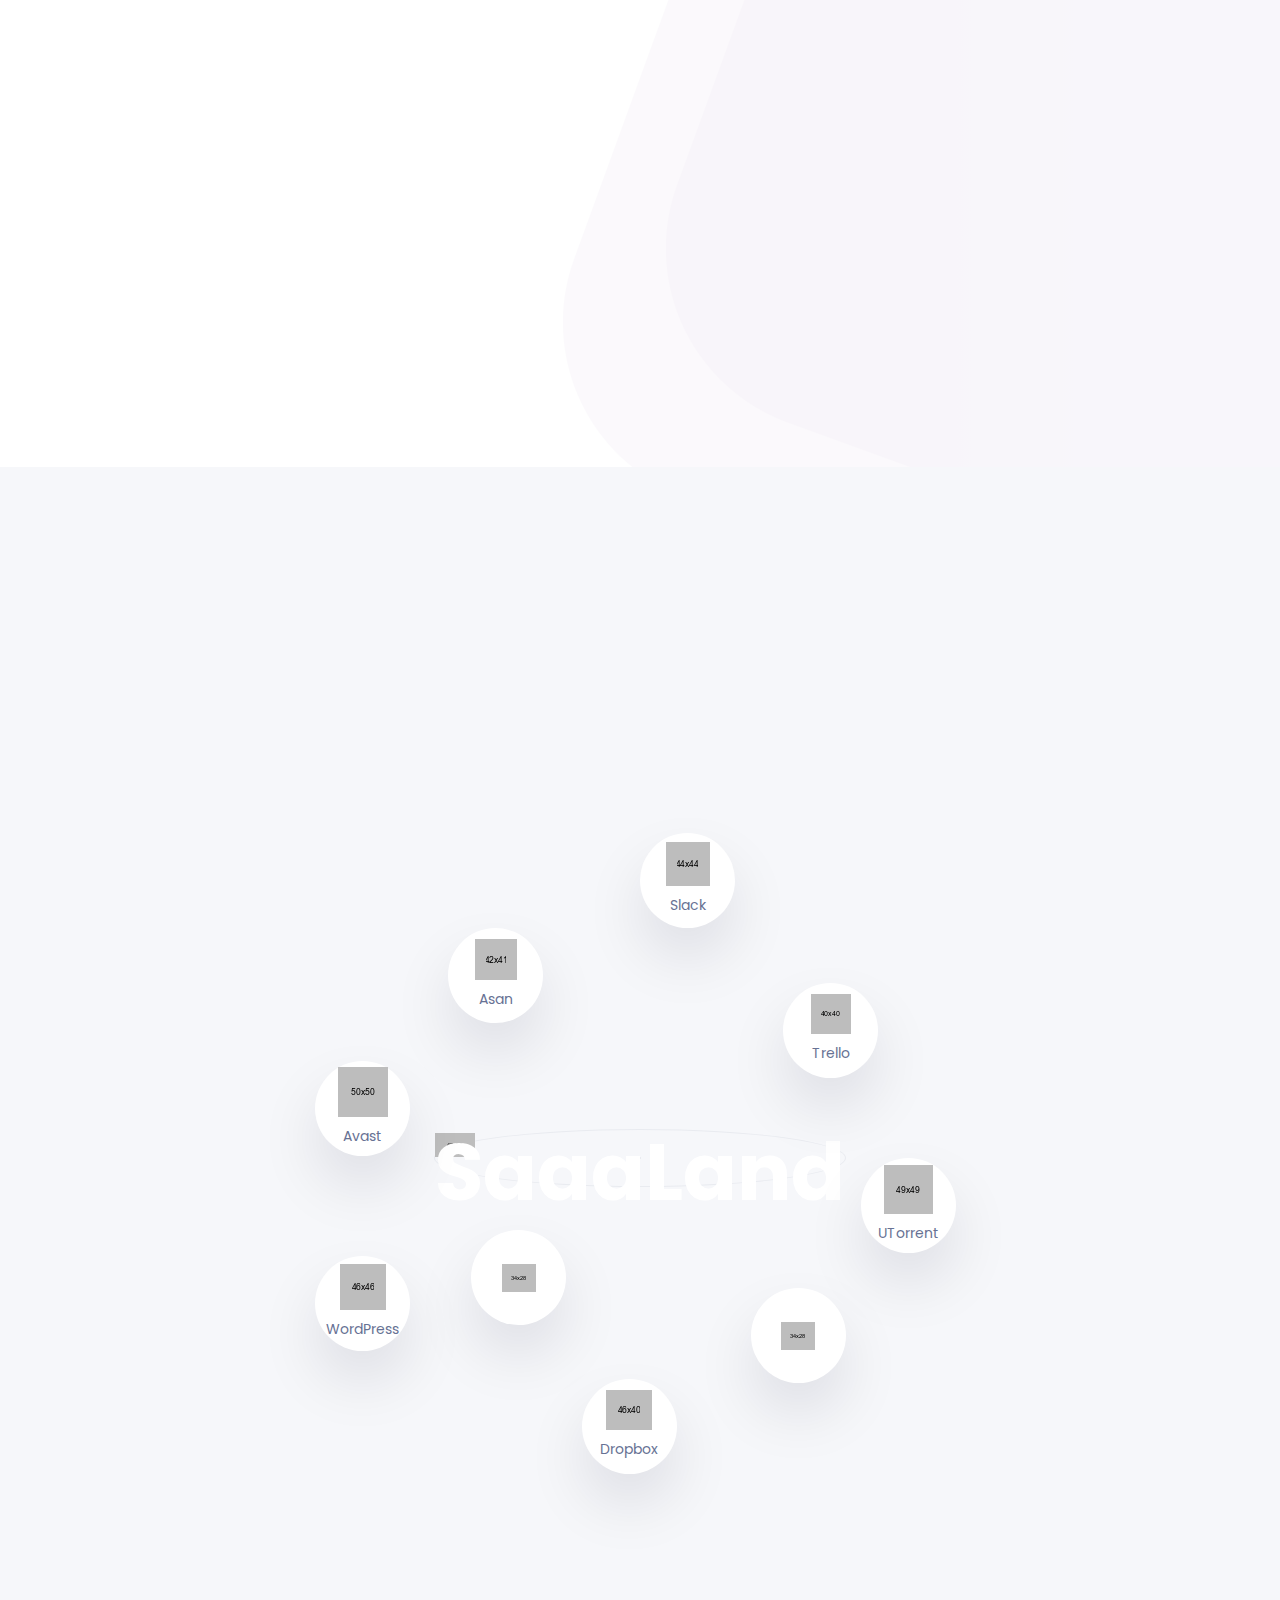
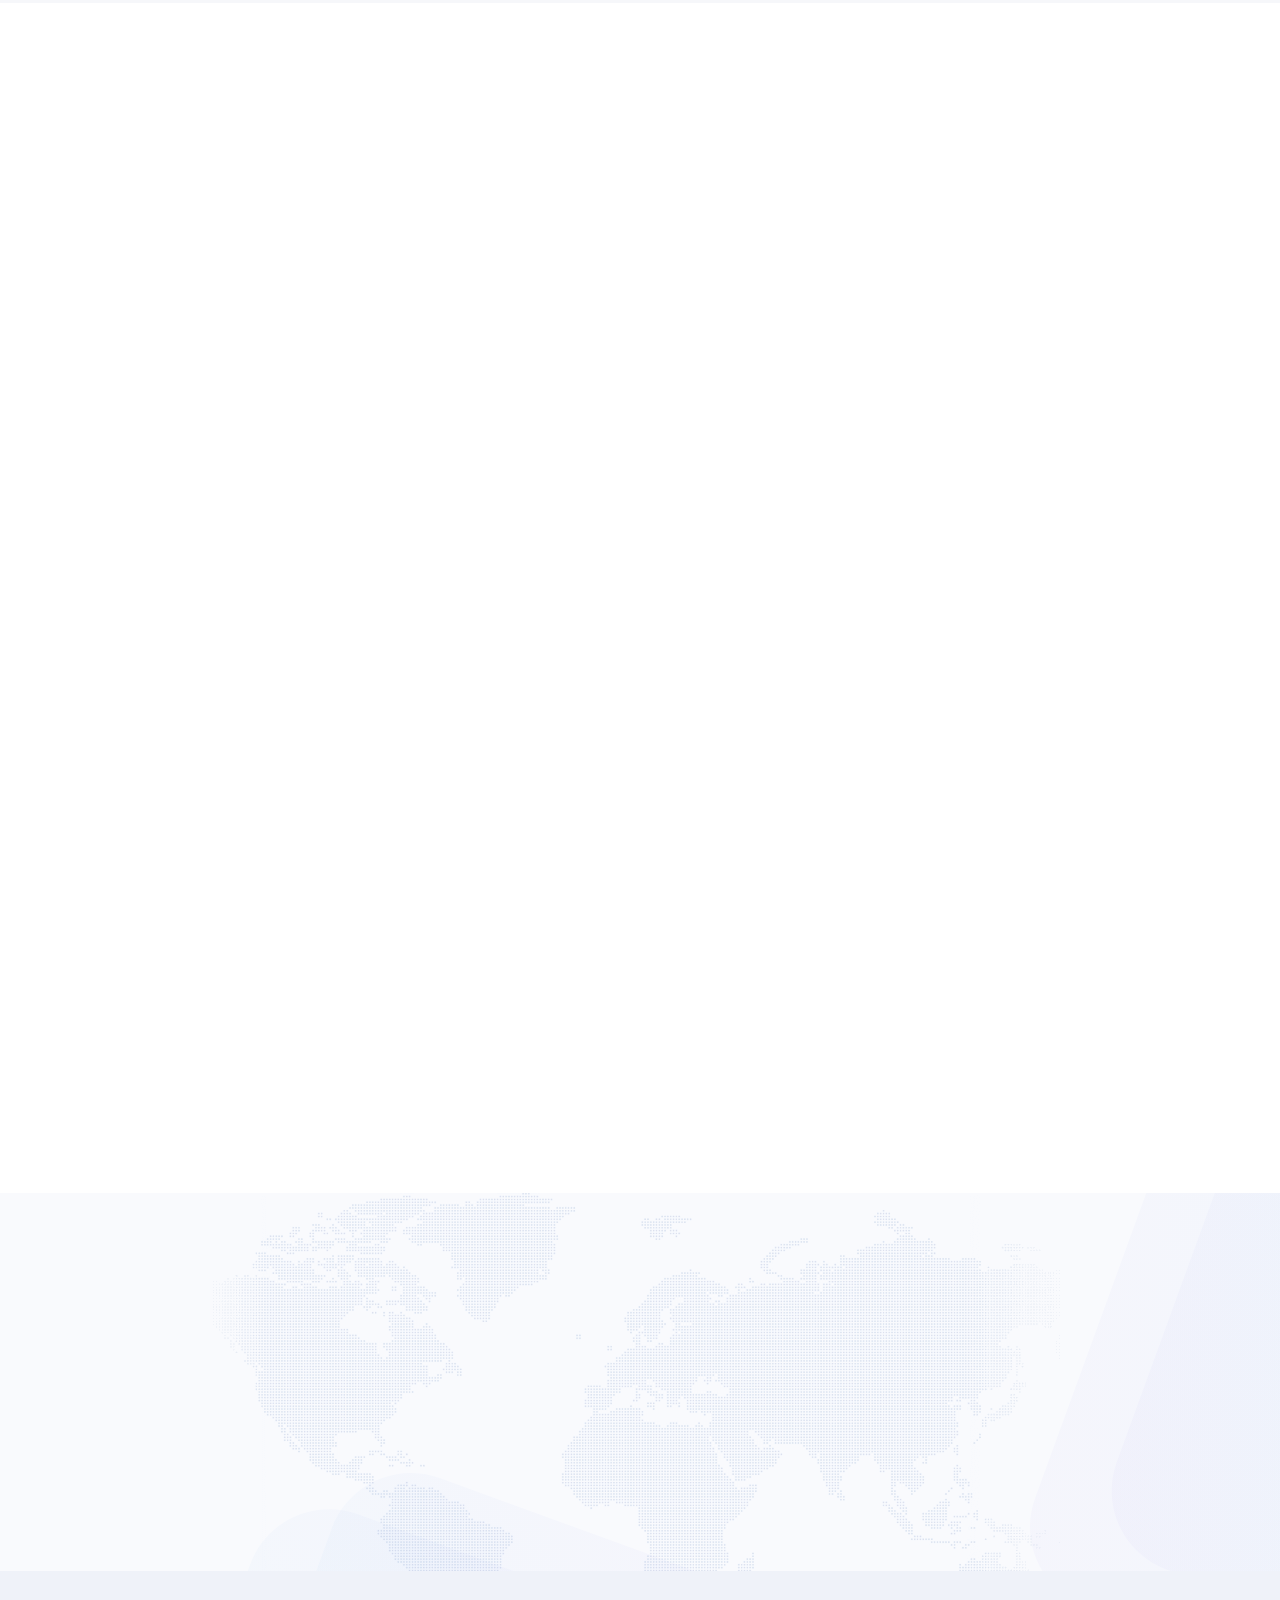
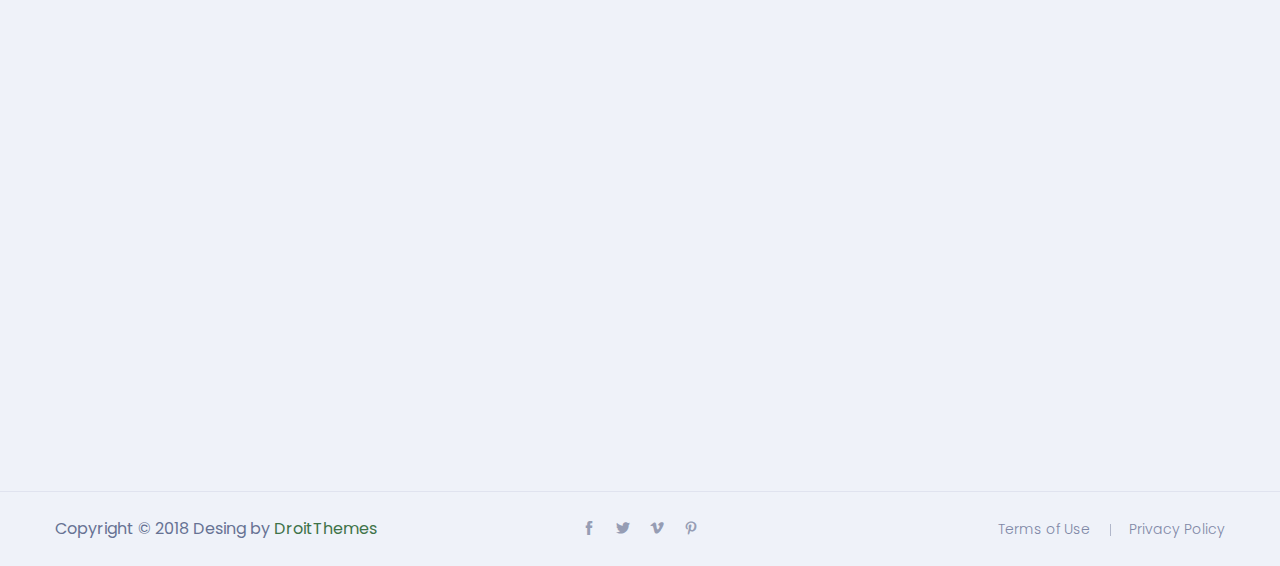
<file: header-style7.html>
<!doctype html>
<html lang="en">

<head>
    <!-- Required meta tags -->
    <meta charset="utf-8">
    <meta name="viewport" content="width=device-width, initial-scale=1, shrink-to-fit=no">
    <link rel="shortcut icon" href="img/favicon.png" type="image/x-icon">
    <title>Saasland</title>
    <!-- Bootstrap CSS -->
    <link rel="stylesheet" href="css/bootstrap.min.css">
    <link rel="stylesheet" href="vendors/bootstrap-selector/css/bootstrap-select.min.css">
    <!--icon font css-->
    <link rel="stylesheet" href="vendors/themify-icon/themify-icons.css">
    <link rel="stylesheet" href="vendors/flaticon/flaticon.css">
    <link rel="stylesheet" href="vendors/animation/animate.css">
    <link rel="stylesheet" href="vendors/owl-carousel/assets/owl.carousel.min.css">
    <link rel="stylesheet" href="vendors/nice-select/nice-select.css">
    <link rel="stylesheet" href="vendors/magnify-pop/magnific-popup.css">
    <link rel="stylesheet" href="vendors/elagent/style.css">
    <link rel="stylesheet" href="vendors/scroll/jquery.mCustomScrollbar.min.css">
    <link rel="stylesheet" href="css/style.css">
    <link rel="stylesheet" href="css/responsive.css">
</head>

<body>
    <div id="preloader">
        <div id="ctn-preloader" class="ctn-preloader">
            <div class="animation-preloader">
                <div class="spinner"></div>
                <div class="txt-loading">
                    <span data-text-preloader="S" class="letters-loading">
                        S
                    </span>
                    <span data-text-preloader="A" class="letters-loading">
                        A
                    </span>
                    <span data-text-preloader="A" class="letters-loading">
                        A
                    </span>
                    <span data-text-preloader="S" class="letters-loading">
                        S
                    </span>
                    <span data-text-preloader="L" class="letters-loading">
                        L
                    </span>
                    <span data-text-preloader="A" class="letters-loading">
                        A
                    </span>
                    <span data-text-preloader="N" class="letters-loading">
                        N
                    </span>
                    <span data-text-preloader="D" class="letters-loading">
                        D
                    </span>
                </div>
                <p class="text-center">Loading</p>
            </div>
            <div class="loader">
                <div class="row">
                    <div class="col-3 loader-section section-left">
                        <div class="bg"></div>
                    </div>
                    <div class="col-3 loader-section section-left">
                        <div class="bg"></div>
                    </div>
                    <div class="col-3 loader-section section-right">
                        <div class="bg"></div>
                    </div>
                    <div class="col-3 loader-section section-right">
                        <div class="bg"></div>
                    </div>
                </div>
            </div>
        </div>
    </div>
    <div class="body_wrapper">
        <header class="header_area header_area_six">
            <div class="header_top">
                <div class="container">
                    <div class="row">
                        <div class="col-lg-6 col-sm-9">
                            <ul class="header_contact_info list-unstyled">
                                <li>Email:<a href="">youremailhere@gmail.com</a></li>
                                <li>phone:<a href="">+978 254 658 784</a></li>
                            </ul>
                        </div>
                        <div class="col-lg-6 col-sm-3">
                            <ul class="header_social_icon list-unstyled">
                                <li><a href="#"><i class="ti-facebook"></i></a></li>
                                <li><a href="#"><i class="ti-twitter-alt"></i></a></li>
                                <li><a href="#"><i class="ti-vimeo-alt"></i></a></li>
                                <li><a href="#"><i class="ti-pinterest"></i></a></li>
                            </ul>
                        </div>
                    </div>
                </div>
            </div>
            <nav class="navbar navbar-expand-lg menu_one">
                <div class="container">
                    <a class="navbar-brand" href="#"><img src="img/logo.png" srcset="img/logo2x.png 2x" alt="logo"></a>
                    <button class="navbar-toggler collapsed" type="button" data-toggle="collapse" data-target="#navbarSupportedContent" aria-controls="navbarSupportedContent" aria-expanded="false" aria-label="Toggle navigation">
                        <span class="menu_toggle">
                            <span class="hamburger">
                                <span></span>
                                <span></span>
                                <span></span>
                            </span>
                            <span class="hamburger-cross">
                                <span></span>
                                <span></span>
                            </span>
                        </span>
                    </button>

                    <div class="collapse navbar-collapse justify-content-end" id="navbarSupportedContent">
                        <ul class="navbar-nav menu">
                            <li class="nav-item dropdown submenu mega_menu mega_menu_two">
                                <a class="nav-link dropdown-toggle" href="#" role="button" data-toggle="dropdown" aria-haspopup="true" aria-expanded="false">
                                    Home
                                </a>
                                <div class="mega_menu_inner">
                                    <ul class="dropdown-menu">
                                        <li class="nav-item">
                                            <ul class="dropdown-menu scroll">
                                                <li class="nav-item">
                                                    <a href="home-chat.html" class="item">
                                                        <span class="img">
                                                            <span class="rebon_tap">New</span>
                                                            <img src="img/mega-menu-img/home-chat.jpg" alt="Prototyping Tool">
                                                        </span>
                                                        <span class="text">
                                                            Home Chat
                                                        </span>
                                                    </a>
                                                </li>
                                                <li class="nav-item">
                                                    <a href="home-tracking.html" class="item">
                                                        <span class="img">
                                                            <span class="rebon_tap">New</span>
                                                            <img src="img/mega-menu-img/home-track.jpg" alt="Prototyping Tool">
                                                        </span>
                                                        <span class="text">
                                                            Home Tracking
                                                        </span>
                                                    </a>
                                                </li>
                                                <li class="nav-item">
                                                    <a href="home-event.html" class="item">
                                                        <span class="img">
                                                            <span class="rebon_tap">New</span>
                                                            <img src="img/mega-menu-img/home-event.jpg" alt="Prototyping Tool">
                                                        </span>
                                                        <span class="text">
                                                            Home Event
                                                        </span>
                                                    </a>
                                                </li>
                                                <li class="nav-item">
                                                    <a href="home-security.html" class="item">
                                                        <span class="img">
                                                            <span class="rebon_tap">New</span>
                                                            <img src="img/mega-menu-img/home-security.jpg" alt="Prototyping Tool">
                                                        </span>
                                                        <span class="text">
                                                            Home Security
                                                        </span>
                                                    </a>
                                                </li>
                                                <li class="nav-item">
                                                    <a href="home-split.html" class="item">
                                                        <span class="img">
                                                            <img src="img/mega-menu-img/home7.jpg" alt="Prototyping Tool">
                                                        </span>
                                                        <span class="text">
                                                            Home Split
                                                        </span>
                                                    </a>
                                                </li>
                                                <li class="nav-item">
                                                    <a href="home-support.html" class="item">
                                                        <span class="img">
                                                            <img src="img/mega-menu-img/support.jpg" alt="Prototyping Tool">
                                                        </span>
                                                        <span class="text">
                                                            Support
                                                        </span>
                                                    </a>
                                                </li>
                                                <li class="nav-item">
                                                    <a href="home-color.html" class="item">
                                                        <span class="img">
                                                            <img src="img/mega-menu-img/home-animation.jpg" alt="Prototyping Tool">
                                                        </span>
                                                        <span class="text">
                                                            Scroll Animation
                                                        </span>
                                                    </a>
                                                </li>
                                                <li class="nav-item">
                                                    <a href="home-erp.html" class="item">
                                                        <span class="img">
                                                            <img src="img/mega-menu-img/analytices.jpg" alt="Prototyping Tool">
                                                        </span>
                                                        <span class="text">
                                                            Analytices
                                                        </span>
                                                    </a>
                                                </li>
                                                <li class="nav-item">
                                                    <a href="home-hosting.html" class="item">
                                                        <span class="img">
                                                            <img src="img/mega-menu-img/hosting.jpg" alt="Prototyping Tool">
                                                        </span>
                                                        <span class="text">
                                                            Hosting
                                                        </span>
                                                    </a>
                                                </li>
                                                <li class="nav-item">
                                                    <a href="home-pos.html" class="item">
                                                        <span class="img">
                                                            <img src="img/mega-menu-img/pos.jpg" alt="Prototyping Tool">
                                                        </span>
                                                        <span class="text">
                                                            POS
                                                        </span>
                                                    </a>
                                                </li>
                                                <li class="nav-item">
                                                    <a href="home-erp.html" class="item">
                                                        <span class="img">
                                                            <img src="img/mega-menu-img/erp.jpg" alt="Prototyping Tool">
                                                        </span>
                                                        <span class="text">
                                                            ERP
                                                        </span>
                                                    </a>
                                                </li>
                                                <li class="nav-item">
                                                    <a href="home-prototype-two.html" class="item">
                                                        <span class="img">
                                                            <img src="img/mega-menu-img/Prototyping_Tool.jpg" alt="Prototyping Tool">
                                                        </span>
                                                        <span class="text">
                                                            Prototyping Tool
                                                        </span>
                                                    </a>
                                                </li>
                                                <li class="nav-item">
                                                    <a href="home-payment-processing.html" class="item">
                                                        <span class="img">
                                                            <img src="img/mega-menu-img/home16.jpg">
                                                        </span>
                                                        <span class="text">
                                                            Payment Processing
                                                        </span>
                                                    </a>
                                                </li>
                                                <li class="nav-item">
                                                    <a href="home-mail.html" class="item">
                                                        <span class="img">
                                                            <img src="img/mega-menu-img/home9.jpg">
                                                        </span>
                                                        <span class="text">
                                                            Email Client
                                                        </span>
                                                    </a>
                                                </li>
                                                <li class="nav-item">
                                                    <a href="home-startup.html" class="item">
                                                        <span class="img">
                                                            <img src="img/mega-menu-img/home15.jpg">
                                                        </span>
                                                        <span class="text">
                                                            Startup
                                                        </span>
                                                    </a>
                                                </li>
                                                <li class="nav-item">
                                                    <a href="home-saas.html" class="item">
                                                        <span class="img">
                                                            <img src="img/mega-menu-img/home17.jpg" alt="Classic Saas">
                                                        </span>
                                                        <span class="text">
                                                            Classic Saas
                                                        </span>
                                                    </a>
                                                </li>
                                                <li class="nav-item">
                                                    <a href="home-software-dark.html" class="item">
                                                        <span class="img">
                                                            <img src="img/mega-menu-img/home13.jpg" alt="Software (Dark)">
                                                        </span>
                                                        <span class="text">
                                                            Software (Dark)
                                                        </span>
                                                    </a>
                                                </li>
                                                <li class="nav-item">
                                                    <a href="home-app-showcase.html" class="item">
                                                        <span class="img">
                                                            <img src="img/mega-menu-img/home14.jpg" alt="App Showcase">
                                                        </span>
                                                        <span class="text">
                                                            App Showcase
                                                        </span>
                                                    </a></li>
                                                <li class="nav-item">
                                                    <a href="home-digital-marketing.html" class="item">
                                                        <span class="img">
                                                            <img src="img/mega-menu-img/home11.jpg" alt="Digital Marketing">
                                                        </span>
                                                        <span class="text">
                                                            Digital Marketing
                                                        </span>
                                                    </a>
                                                </li>
                                                <li class="nav-item">
                                                    <a href="home-cloud.html" class="item">
                                                        <span class="img">
                                                            <img src="img/mega-menu-img/home12.jpg" alt="Cloud Based Saas">
                                                        </span>
                                                        <span class="text">
                                                            Cloud Based Saas
                                                        </span>
                                                    </a>
                                                </li>
                                                <li class="nav-item">
                                                    <a href="home-hr-management.html" class="item">
                                                        <span class="img">
                                                            <img src="img/mega-menu-img/home4.jpg" alt="HR Management">
                                                        </span>
                                                        <span class="text">
                                                            HR Management
                                                        </span>
                                                    </a>
                                                </li>
                                                <li class="nav-item">
                                                    <a href="home-marketing-two.html" class="item">
                                                        <span class="img">
                                                            <img src="img/mega-menu-img/home3.jpg" alt="CRM Software">
                                                        </span>
                                                        <span class="text">
                                                            CRM Software
                                                        </span>
                                                    </a>
                                                </li>
                                                <li class="nav-item">
                                                    <a href="home-payment-style2.html" class="item">
                                                        <span class="img">
                                                            <img src="img/mega-menu-img/home1.jpg" alt="Accounts &amp; Billing">
                                                        </span>
                                                        <span class="text">
                                                            Accounts &amp; Billing
                                                        </span>
                                                    </a>
                                                </li>
                                                <li class="nav-item">
                                                    <a href="home-digital-marketing-two.html" class="item">
                                                        <span class="img">
                                                            <img src="img/mega-menu-img/home5.jpg" alt="Digital Agency">
                                                        </span>
                                                        <span class="text">
                                                            Digital Agency
                                                        </span>
                                                    </a>
                                                </li>
                                                <li class="nav-item">
                                                    <a href="home-project-management.html" class="item">
                                                        <span class="img">
                                                            <img src="img/mega-menu-img/home8.jpg" alt="Project Management">
                                                        </span>
                                                        <span class="text">
                                                            Project Management
                                                        </span>
                                                    </a>
                                                </li>
                                                <li class="nav-item">
                                                    <a href="home-saas-two.html" class="item">
                                                        <span class="img">
                                                            <img src="img/mega-menu-img/saas2-slider.png" alt="Saas 02 (Slider)">
                                                        </span>
                                                        <span class="text">
                                                            Saas 02 (Slider)
                                                        </span>
                                                    </a>
                                                </li>
                                                <li class="nav-item">
                                                    <a href="home-company.html" class="item">
                                                        <span class="img">
                                                            <img src="img/mega-menu-img/home2.jpg" alt="home2">
                                                        </span>
                                                        <span class="text">
                                                            Company
                                                        </span>
                                                    </a>
                                                </li>
                                            </ul>
                                        </li>
                                    </ul>
                                </div>
                            </li>
                            <li class="dropdown submenu nav-item"><a title="Pages" class="dropdown-toggle nav-link" data-toggle="dropdown" role="button" aria-haspopup="true" aria-expanded="false" href="#">Pages</a>
                                <ul role="menu" class=" dropdown-menu">
                                    <li class="dropdown submenu nav-item"><a title="Service" class="dropdown-toggle nav-link" data-toggle="dropdown" role="button" aria-haspopup="true" aria-expanded="false" href="#">Service <span class="arrow_carrot-right"></span> </a>
                                        <ul class=" dropdown-menu">
                                            <li class="nav-item"><a title="Service 01" class="nav-link" href="service-1.html">Service 01</a></li>
                                            <li class="nav-item"><a title="Service 02" class="nav-link" href="service-2.html">Service 02</a></li>
                                            <li class="nav-item"><a title="Service 03" class="nav-link" href="service-3.html">Service 03</a></li>
                                            <li class="nav-item"><a title="Service Details" class="nav-link" href="service-details.html">Service Details</a></li>
                                        </ul>
                                    </li>

                                    <li class="dropdown submenu nav-item"><a title="Career" class="dropdown-toggle nav-link" data-toggle="dropdown" role="button" aria-haspopup="true" aria-expanded="false" href="#">Career <span class="arrow_carrot-right"></span> </a>
                                        <ul class=" dropdown-menu">
                                            <li class="nav-item"><a title="Job Listing" class="nav-link" href="job-listing.html">Job Listing</a></li>
                                            <li class="nav-item"><a title="Job Details" class="nav-link" href="job-details.html">Job Details</a></li>
                                            <li class="nav-item"><a title="Apply Job" class="nav-link" href="job-apply.html">Apply Job</a></li>
                                        </ul>
                                    </li>
                                    <li class="nav-item"><a title="About" class="nav-link" href="about.html">About</a></li>
                                    <li class="nav-item"><a title="Process" class="nav-link" href="process.html">Process</a></li>
                                    <li class="nav-item"><a title="Pricing" class="nav-link" href="price.html">Pricing</a></li>
                                    <li class="dropdown submenu nav-item"><a title="Case Study" class="dropdown-toggle nav-link" data-toggle="dropdown" role="button" aria-haspopup="true" aria-expanded="false" href="#">Case Study<span class="arrow_carrot-right"></span> </a>
                                        <ul class=" dropdown-menu">
                                            <li class="nav-item"><a title="Case Study" class="nav-link" href="case-study.html">Case Study</a></li>
                                            <li class="nav-item"><a title="Case study Details" class="nav-link" href="case-study-details.html">Case Study Details</a></li>
                                        </ul>
                                    </li>
                                    <li class="nav-item"><a title="Team" class="nav-link" href="team.html">Team</a></li>
                                    <li class="dropdown submenu nav-item"><a title="Sign Up" class="dropdown-toggle nav-link" data-toggle="dropdown" role="button" aria-haspopup="true" aria-expanded="false" href="#">Sign Up <span class="arrow_carrot-right"></span> </a>
                                        <ul class=" dropdown-menu">
                                            <li class="nav-item"><a title="Sign Up 01" class="nav-link" href="sign-up-1.html">Sign Up 01</a></li>
                                            <li class="nav-item"><a title="Sign Up 02" class="nav-link" href="sign-up-2.html">Sign Up 02</a></li>
                                        </ul>
                                    </li>
                                    <li class="dropdown submenu nav-item"><a title="Login" class="dropdown-toggle nav-link" data-toggle="dropdown" role="button" aria-haspopup="true" aria-expanded="false" href="#">Login<span class="arrow_carrot-right"></span> </a>
                                        <ul class=" dropdown-menu">
                                            <li class="nav-item"><a title="Login 01" class="nav-link" href="login.html">Login 01</a></li>
                                            <li class="nav-item"><a title="Login 02" class="nav-link" href="login-two.html">Login 02</a></li>
                                        </ul>
                                    </li>
                                    <li class="nav-item"><a title="FAQ" class="nav-link" href="faq.html">FAQ</a></li>
                                    <li class="dropdown submenu nav-item"><a title="Contact" class="dropdown-toggle nav-link" data-toggle="dropdown" role="button" aria-haspopup="true" aria-expanded="false" href="#">Contact <span class="arrow_carrot-right"></span> </a>
                                        <ul role="menu" class="dropdown-menu">
                                            <li class="nav-item"><a title="Contact 01" class="nav-link" href="contact-1.html">Contact 01</a></li>
                                            <li class="nav-item"><a title="Contact  02" class="nav-link" href="contact-2.html">Contact 02</a></li>
                                        </ul>
                                    </li>
                                    <li class="nav-item"><a title="Thank You" class="nav-link" href="thanks.html">Thank You</a></li>
                                    <li class="nav-item"><a title="Coming Soon" class="nav-link" href="coming-soon.html">Coming Soon</a></li>
                                    <li class="dropdown submenu nav-item"><a title="404" class="dropdown-toggle nav-link" data-toggle="dropdown" role="button" aria-haspopup="true" aria-expanded="false" href="#">404<span class="arrow_carrot-right"></span> </a>
                                        <ul class=" dropdown-menu">
                                            <li class="nav-item"><a title="404 01" class="nav-link" href="404.html">404 01</a></li>
                                            <li class="nav-item"><a title="404 02" class="nav-link" href="404-two.html">404 02</a></li>
                                        </ul>
                                    </li>
                                </ul>
                            </li>
                            <li class="nav-item dropdown submenu mega_menu">
                                <a class="nav-link dropdown-toggle" href="#" role="button" data-toggle="dropdown" aria-haspopup="true" aria-expanded="false">
                                    Portfolio
                                </a>
                                <div class="mega_menu_inner">
                                    <ul class="dropdown-menu">
                                        <li class="nav-item">
                                            <a href="index.html" class="nav-link">Portfolio Grid</a>
                                            <ul class="dropdown-menu">
                                                <li class="nav-item"><a href="portfolio-grid-2col.html" class="nav-link">Style 1 (2 columns)</a></li>
                                                <li class="nav-item"><a href="portfolio-grid-3columns.html" class="nav-link">Style 1 (3 columns)</a></li>
                                                <li class="nav-item"><a href="portfolio-grid-4columns.html" class="nav-link">Style 1 (4 columns)</a></li>
                                                <li class="nav-item"><a href="portfolio-grid-2col-2.html" class="nav-link">Style 2 (2 columns)</a></li>
                                                <li class="nav-item"><a href="portfolio-grid-2col-3.html" class="nav-link">Style 2 (3 columns)</a></li>
                                                <li class="nav-item"><a href="portfolio-grid-2col-4.html" class="nav-link">Style 2 (4 columns)</a></li>
                                            </ul>
                                        </li>
                                        <li class="nav-item">
                                            <a href="index.html" class="nav-link">Portfolio Fluid</a>
                                            <ul class="dropdown-menu">
                                                <li class="nav-item"><a href="portfolio-fullwidth-3columns.html" class="nav-link">Style 1 (3 columns)</a></li>
                                                <li class="nav-item"><a href="portfolio-fullwidth-4columns.html" class="nav-link">Style 1 (4 columns)</a></li>
                                                <li class="nav-item"><a href="portfolio-grid-fullwidth1.html" class="nav-link">Style 2 (3 columns)</a></li>
                                                <li class="nav-item"><a href="portfolio-grid-fullwidth2.html" class="nav-link">Style 2 (4 columns)</a></li>
                                            </ul>
                                        </li>
                                        <li class="nav-item">
                                            <a href="index.html" class="nav-link">Portfolio Masonry</a>
                                            <ul class="dropdown-menu">
                                                <li class="nav-item"><a href="portfolio-mas-2col.html" class="nav-link">Style 1 (2 columns)</a></li>
                                                <li class="nav-item"><a href="portfolio-mas-3col.html" class="nav-link">Style 1 (3 columns)</a></li>
                                                <li class="nav-item"><a href="portfolio-mas-4col.html" class="nav-link">Style 1 (4 columns)</a></li>
                                                <li class="nav-item"><a href="portfolio-mas-3col-2.html" class="nav-link">Style 2 (3 columns)</a></li>
                                                <li class="nav-item"><a href="portfolio-mas-4col-2.html" class="nav-link">Style 2 (4 columns)</a></li>
                                            </ul>
                                        </li>
                                        <li class="nav-item">
                                            <a href="index.html" class="nav-link">Project details</a>
                                            <ul class="dropdown-menu">
                                                <li class="nav-item"><a href="portfolio-details-1.html" class="nav-link">Style 1</a></li>
                                                <li class="nav-item"><a href="portfolio-details-2.html" class="nav-link">Style 2</a></li>
                                                <li class="nav-item"><a href="portfolio-details-3.html" class="nav-link">Style 3</a></li>
                                            </ul>
                                        </li>
                                    </ul>
                                </div>
                            </li>
                            <li class="nav-item dropdown submenu">
                                <a class="nav-link dropdown-toggle" href="#" role="button" data-toggle="dropdown" aria-haspopup="true" aria-expanded="false">
                                    Shop
                                </a>
                                <ul class="dropdown-menu">
                                    <li class="nav-item"><a href="shop-grid.html" class="nav-link">Shop Grid</a></li>
                                    <li class="nav-item"><a href="shop-list.html" class="nav-link">Shop list</a></li>
                                    <li class="nav-item"><a href="product-details-1.html" class="nav-link">Product detail</a></li>
                                    <li class="nav-item"><a href="shoping-cart.html" class="nav-link">Shopping cart</a></li>
                                    <li class="nav-item"><a href="checkout.html" class="nav-link">Checkout</a></li>
                                    <li class="nav-item"><a href="wishlist.html" class="nav-link">Wishlist</a></li>
                                </ul>
                            </li>
                            <li class="nav-item dropdown submenu">
                                <a class="nav-link dropdown-toggle" href="#" role="button" data-toggle="dropdown" aria-haspopup="true" aria-expanded="false">
                                    Blog
                                </a>
                                <ul class="dropdown-menu">
                                    <li class="nav-item"><a href="blog-grid.html" class="nav-link">Blog Grid</a></li>
                                    <li class="nav-item"><a href="blog-grid-two.html" class="nav-link">Blog Grid Two</a></li>
                                    <li class="nav-item"><a href="blog-list.html" class="nav-link">Blog List</a></li>
                                    <li class="nav-item"><a href="blog-right-sidebar.html" class="nav-link">Blog Right Sidebar</a></li>
                                    <li class="nav-item"><a href="blog-masonry.html" class="nav-link">Blog Masonry</a></li>
                                    <li class="nav-item"><a href="blog-masonry-two.html" class="nav-link">Blog Masonry Two</a></li>
                                    <li class="nav-item"><a href="blog-masonry-sidebar.html" class="nav-link">Blog Masonry Sidebar</a></li>
                                    <li class="nav-item"><a href="blog-masonry-sidebar-two.html" class="nav-link">Blog Masonry Sidebar Two</a></li>
                                    <li class="nav-item"><a href="blog-single.html" class="nav-link">Blog Single</a></li>
                                    <li class="nav-item"><a href="blog-single-two.html" class="nav-link">Blog Single Two</a></li>
                                </ul>
                            </li>
                            <li class="nav-item dropdown submenu mega_menu active">
                                <a class="nav-link dropdown-toggle" href="#" role="button" data-toggle="dropdown" aria-haspopup="true" aria-expanded="false">
                                    Elements
                                </a>
                                <div class="mega_menu_inner">
                                    <ul class="dropdown-menu">
                                        <li class="nav-item">
                                            <a class="nav-link">Elements 01</a>
                                            <ul class="dropdown-menu">
                                                <li class="nav-item"><a href="Accordion.html" class="nav-link">Accordions</a></li>
                                                <li class="nav-item"><a href="button.html" class="nav-link">Buttons</a></li>
                                                <li class="nav-item"><a href="team.html" class="nav-link">Team</a></li>
                                                <li class="nav-item"><a href="integration.html" class="nav-link">Integration</a></li>
                                                <li class="nav-item"><a href="client.html" class="nav-link">Clients</a></li>
                                                <li class="nav-item"><a href="subscribe.html" class="nav-link">Subscribe</a></li>
                                                <li class="nav-item"><a href="call-to-action.html" class="nav-link">Call to Action</a></li>
                                                <li class="nav-item"><a href="tab.html" class="nav-link">Tab</a></li>
                                            </ul>
                                        </li>

                                        <li class="nav-item">
                                            <a class="nav-link">Elements 02</a>
                                            <ul class="dropdown-menu">
                                                <li class="nav-item"><a href="testimonial.html" class="nav-link">Testimonials</a></li>
                                                <li class="nav-item"><a href="video.html" class="nav-link">Video</a></li>
                                                <li class="nav-item"><a href="carosuel.html" class="nav-link">Carosuel</a></li>
                                                <li class="nav-item"><a href="google-map.html" class="nav-link">Google Map</a></li>
                                                <li class="nav-item"><a href="contact-form.html" class="nav-link">Contact Form</a></li>
                                                <li class="nav-item"><a href="process.html" class="nav-link">Process</a></li>
                                                <li class="nav-item"><a href="getapp.html" class="nav-link">Get App</a></li>
                                            </ul>
                                        </li>
                                        <li class="nav-item">
                                            <a class="nav-link">Elements 03</a>
                                            <ul class="dropdown-menu">
                                                <li class="nav-item"><a href="heading.html" class="nav-link">Heading</a></li>
                                                <li class="nav-item"><a href="blockquote.html" class="nav-link">Blockquote</a></li>
                                                <li class="nav-item"><a href="price.html" class="nav-link">Pricing Table</a></li>
                                                <li class="nav-item"><a href="fun-fact.html" class="nav-link">Fun Fact</a></li>
                                                <li class="nav-item"><a href="coming-soon.html" class="nav-link">Countdown Timer</a></li>
                                                <li class="nav-item"><a href="pagination.html" class="nav-link">Pagination</a></li>
                                            </ul>
                                        </li>
                                        <li class="nav-item">
                                            <a class="nav-link">
                                                Headers
                                            </a>
                                            <ul class="dropdown-menu">
                                                <li class="nav-item"><a href="header-dark.html" class="nav-link">Header Dark</a></li>
                                                <li class="nav-item"><a href="header-style2.html" class="nav-link">Header Style 2</a></li>
                                                <li class="nav-item"><a href="header-style3.html" class="nav-link">Header Style 3</a></li>
                                                <li class="nav-item"><a href="header-style4.html" class="nav-link">Header Style 4</a></li>
                                                <li class="nav-item"><a href="header-style5.html" class="nav-link">Header Style 5</a></li>
                                                <li class="nav-item"><a href="header-style6.html" class="nav-link">Header Style 6</a></li>
                                                <li class="nav-item active"><a href="header-style7.html" class="nav-link">Header Style 7</a></li>
                                                <li class="nav-item"><a href="header-style8.html" class="nav-link">Header Style 8</a></li>
                                            </ul>
                                        </li>
                                    </ul>
                                </div>
                            </li>
                        </ul>
                    </div>
                    <div class="alter_nav">
                        <ul class="navbar-nav search_cart menu">
                            <li class="nav-item search"><a class="nav-link search-btn" href="javascript:void(0);"><i class="ti-search"></i></a></li>
                            <li class="nav-item shpping-cart dropdown submenu">
                                <a class="cart-btn nav-link dropdown-toggle" href="#" role="button" data-toggle="dropdown" aria-haspopup="true" aria-expanded="false"> <i class="ti-shopping-cart"></i><span class="num">2</span></a>
                                <ul class="dropdown-menu">
                                    <li class="cart-single-item clearfix">
                                        <div class="cart-img">
                                            <img src="img/cart1.jpg" alt="styler">
                                        </div>
                                        <div class="cart-content text-left">
                                            <p class="cart-title"><a href="#">Pale pink and black buttoned dress</a></p>
                                            <p><del>$400.00</del> - $350.00</p>
                                        </div>
                                        <div class="cart-remove">
                                            <a href="#" class="action"><span class="ti-close"></span></a>
                                        </div>
                                    </li>
                                    <li class="cart-single-item clearfix">
                                        <div class="cart-img">
                                            <img src="img/cart2.jpg" alt="styler">
                                        </div>
                                        <div class="cart-content text-left">
                                            <p class="cart-title"><a href="#">Vera bradley lug- gage large duffel</a></p>
                                            <p>$350.00</p>
                                        </div>
                                        <div class="cart-remove">
                                            <a href="#" class="action"><span class="ti-close"></span></a>
                                        </div>
                                    </li>
                                    <li class="cart_f">
                                        <div class="cart-pricing">
                                            <p class="total">Subtotal :<span class="p-total text-right">$358.00</span></p>
                                        </div>
                                        <div class="cart-button text-center">
                                            <button class="btn btn-cart get_btn pink">View Cart</button>
                                            <button class="btn btn-cart get_btn dark">Checkout</button>
                                        </div>
                                    </li>
                                </ul>
                            </li>
                        </ul>
                    </div>
                </div>
            </nav>
        </header>

        <section class="saas_home_area">
            <div class="banner_top">
                <div class="container">
                    <div class="row">
                        <div class="col-md-12 text-center">
                            <h2 class="f_p f_size_40 l_height60 wow fadeInUp" data-wow-delay="0.3s">Increase team <span class="f_700">producivity</span> with <br>this powerful <span class="f_700">Project Management</span> Tool</h2>
                            <p class="f_size_18 l_height30 wow fadeInUp" data-wow-delay="0.5s">Chap fantastic skive off chancer knees up starkers easy peasy up the<br> kyver David, bleeding the BBC tomfoolery chimney.!</p>
                            <form class="mailchimp wow fadeInUp" data-wow-delay="0.7s" method="post">
                                <div class="input-group subcribes">
                                    <input type="text" name="EMAIL" class="form-control memail" placeholder="saasland@gmail.com">
                                    <button class="btn btn_submit f_size_15 f_500" type="submit">Get Started</button>
                                </div>
                                <p class="mchimp-errmessage" style="display: none;"></p>
                                <p class="mchimp-sucmessage" style="display: none;"></p>
                            </form>
                        </div>
                    </div>
                    <div class="saas_home_img wow fadeInUp" data-wow-delay="0.8s">
                        <img src="img/saas/banner_img.jpg" alt="">
                    </div>
                </div>
            </div>
        </section>

        <section class="service_promo_area">
            <div class="shape_top">
                <svg xmlns="http://www.w3.org/2000/svg" xmlns:xlink="http://www.w3.org/1999/xlink" class="shape shape_one">
                    <defs>
                        <linearGradient>
                            <stop offset="0%" stop-color="rgb(76,1,124)" stop-opacity="0.95" />
                            <stop offset="100%" stop-color="rgb(103,84,226)" stop-opacity="0.95" />
                        </linearGradient>
                    </defs>
                    <path d="M121.891,264.576 L818.042,11.198 C914.160,-23.786 1020.439,25.773 1055.424,121.890 L1308.802,818.041 C1343.786,914.159 1294.227,1020.439 1198.109,1055.422 L501.958,1308.801 C405.840,1343.785 299.560,1294.226 264.576,1198.108 L11.198,501.957 C-23.786,405.839 25.773,299.560 121.891,264.576 Z" />
                </svg>
                <svg xmlns="http://www.w3.org/2000/svg" xmlns:xlink="http://www.w3.org/1999/xlink" class="shape shape_two">
                    <defs>
                        <linearGradient id="PSgrad_0">
                            <stop offset="0%" stop-color="rgb(76,1,124)" stop-opacity="0.95" />
                            <stop offset="100%" stop-color="rgb(103,84,226)" stop-opacity="0.95" />
                        </linearGradient>

                    </defs>
                    <path fill="url(#PSgrad_0)" d="M121.891,264.575 L818.042,11.198 C914.160,-23.786 1020.439,25.772 1055.424,121.890 L1308.802,818.040 C1343.786,914.159 1294.227,1020.439 1198.109,1055.423 L501.958,1308.801 C405.840,1343.785 299.560,1294.226 264.576,1198.107 L11.198,501.957 C-23.786,405.839 25.773,299.560 121.891,264.575 Z" />
                </svg>
                <svg xmlns="http://www.w3.org/2000/svg" xmlns:xlink="http://www.w3.org/1999/xlink" class="shape shape_three">
                    <defs>
                        <linearGradient id="PSgrad_1">
                            <stop offset="0%" stop-color="rgb(76,1,124)" stop-opacity="0.95" />
                            <stop offset="100%" stop-color="rgb(103,84,226)" stop-opacity="0.95" />
                        </linearGradient>

                    </defs>
                    <path fill="url(#PSgrad_1)" d="M1198.109,264.576 L501.958,11.198 C405.840,-23.787 299.560,25.772 264.576,121.891 L11.198,818.041 C-23.786,914.159 25.773,1020.439 121.891,1055.422 L818.042,1308.801 C914.160,1343.785 1020.439,1294.226 1055.424,1198.108 L1308.802,501.957 C1343.786,405.839 1294.227,299.560 1198.109,264.576 Z" />
                </svg>
                <svg xmlns="http://www.w3.org/2000/svg" xmlns:xlink="http://www.w3.org/1999/xlink" class="shape shape_four">
                    <defs>
                        <linearGradient id="PSgrad_2">
                            <stop offset="0%" stop-color="rgb(76,1,124)" stop-opacity="0.95" />
                            <stop offset="100%" stop-color="rgb(103,84,226)" stop-opacity="0.95" />
                        </linearGradient>

                    </defs>
                    <path fill="url(#PSgrad_2)" d="M1198.109,264.575 L501.958,11.198 C405.840,-23.787 299.560,25.772 264.576,121.890 L11.198,818.040 C-23.786,914.158 25.773,1020.439 121.891,1055.423 L818.042,1308.801 C914.160,1343.785 1020.440,1294.225 1055.424,1198.107 L1308.802,501.957 C1343.786,405.839 1294.227,299.560 1198.109,264.575 Z" />
                </svg>
            </div>
            <div class="s_service_section">
                <div class="container custom_container">
                    <h2 class="f_p f_size_30 l_height50 f_600 t_color text-center wow fadeInUp" data-wow-delay="0.3s">If you Rely on Independent Contractors, SaasLand<br> was Built Specifically for You</h2>
                    <div class="row s_service_info mt_70">
                        <div class="col-lg-3 col-sm-6">
                            <div class="s_service_item wow fadeInLeft" data-wow-delay="0.3s">
                                <div class="solid_overlay"></div>
                                <div class="icon icon_1">
                                    <i class="ti-user"></i>
                                </div>
                                <h5 class="f_p f_size_20 f_600 t_color">Management</h5>
                                <p class="l_height28">Oxford I don't want no agro naff sloshed. I bite your arm off mush hunky-dory nice one ummm I'm telling lurgy well some.!</p>
                                <a href="#" class="learn_btn_two">Learn More <i class="ti-arrow-right"></i></a>
                            </div>
                        </div>
                        <div class="col-lg-3 col-sm-6">
                            <div class="s_service_item wow fadeInLeft" data-wow-delay="0.5s">
                                <div class="solid_overlay"></div>
                                <div class="icon icon_2">
                                    <i class="ti-headphone-alt"></i>
                                </div>
                                <h5 class="f_p f_size_20 f_600 t_color">Customer Support</h5>
                                <p class="l_height28">Oxford I don't want no agro naff sloshed. I bite your arm off mush hunky-dory nice one ummm I'm telling lurgy well some.!</p>
                                <a href="#" class="learn_btn_two">Learn More <i class="ti-arrow-right"></i></a>
                            </div>
                        </div>
                        <div class="col-lg-3 col-sm-6">
                            <div class="s_service_item wow fadeInLeft" data-wow-delay="0.7s">
                                <div class="solid_overlay"></div>
                                <div class="icon icon_3">
                                    <i class="ti-paint-bucket"></i>
                                </div>
                                <h5 class="f_p f_size_20 f_600 t_color">Collaborative</h5>
                                <p class="l_height28">Oxford I don't want no agro naff sloshed. I bite your arm off mush hunky-dory nice one ummm I'm telling lurgy well some.!</p>
                                <a href="#" class="learn_btn_two">Learn More <i class="ti-arrow-right"></i></a>
                            </div>
                        </div>
                        <div class="col-lg-3 col-sm-6">
                            <div class="s_service_item wow fadeInLeft" data-wow-delay="0.8s">
                                <div class="solid_overlay"></div>
                                <div class="icon icon_4">
                                    <i class="ti-zip"></i>
                                </div>
                                <h5 class="f_p f_size_20 f_600 t_color">Center software</h5>
                                <p class="l_height28">Oxford I don't want no agro naff sloshed. I bite your arm off mush hunky-dory nice one ummm I'm telling lurgy well some.!</p>
                                <a href="#" class="learn_btn_two">Learn More <i class="ti-arrow-right"></i></a>
                            </div>
                        </div>
                    </div>
                </div>
            </div>
            <div class="s_features_section">
                <div class="container custom_container">
                    <div class="row s_features_item">
                        <div class="col-lg-6">
                            <div class="s_features_img ml_50 wow fadeInLeft" data-wow-delay="0.3s">
                                <img src="img/saas/features1.png" alt="">
                            </div>
                        </div>
                        <div class="col-lg-6 d-flex align-items-center">
                            <div class="s_features_content pl_120">
                                <div class="icon_square wow fadeInRight" data-wow-delay="0.2s">
                                    <i class="ti-loop"></i>
                                </div>
                                <h2 class="f_p f_size_30 f_700 t_color l_height45 wow fadeInRight" data-wow-delay="0.4s">Increase the Agility of Work</h2>
                                <p class="f_size_18 l_height30 f_400 wow fadeInRight" data-wow-delay="0.5s">Use Timeline to plan projects right the first time. See how the pieces fit together so you can spot gaps and overlaps before you start.</p>
                                <a href="#" class="learn_btn wow fadeInRight" data-wow-delay="0.7s">Get Started Now! <i class="ti-arrow-right"></i></a>
                            </div>
                        </div>
                    </div>
                    <div class="row s_features_item s_features_item_two flex-row-reverse mt_100">
                        <div class="col-lg-6">
                            <div class="s_features_img ml_25 wow fadeInRight" data-wow-delay="0.3s">
                                <img src="img/saas/features2.png" alt="">
                            </div>
                        </div>
                        <div class="col-lg-6 d-flex align-items-center">
                            <div class="s_features_content pr_120">
                                <div class="icon_square wow fadeInLeft" data-wow-delay="0.3s">
                                    <i class="ti-loop"></i>
                                </div>
                                <h2 class="f_p f_size_30 f_700 t_color l_height45 wow fadeInLeft" data-wow-delay="0.4s">Perfect for Operations<br> HR and Finance</h2>
                                <p class="f_size_18 l_height30 f_400 wow fadeInLeft" data-wow-delay="0.5s">Why I say old chap that is spiffing lavatory chip shop gosh off his nut, smashing boot are you taking the piss posh loo brilliant matie boy.!</p>
                                <a href="#" class="learn_btn wow fadeInLeft" data-wow-delay="0.6s">Get Started Now! <i class="ti-arrow-right"></i></a>
                            </div>
                        </div>
                    </div>
                </div>
            </div>
        </section>
        <section class="software_promo_area sec_pad">
            <div class="container">
                <div class="sec_title text-center wow fadeInUp" data-wow-delay="0.3s">
                    <h2 class="f_p f_size_30 l_height50 f_600 t_color">Software Integrations</h2>
                    <p class="f_400 f_size_18 l_height34">Why I say old chap that is spiffing lavatory chip shop gosh off his nut, smashing boot<br> are you taking the piss posh loo brilliant matie boy.!</p>
                </div>
                <div class="round_shape mt_30">
                    <div class="r_shape r_shape_one"></div>
                    <div class="r_shape r_shape_two"></div>
                    <div class="r_shape r_shape_three"></div>
                    <div class="r_shape r_shape_four"></div>
                    <div class="r_shape r_shape_five">
                        <span class="text">
                            <img src="img/saas/icon/logo.png" alt="">
                            <a href="index.html">SaaaLand</a>
                        </span>
                    </div>
                    <div class="s_promo_info">
                        <div class="promo_item item_one scroll_animation">
                            <div class="text">
                                <img src="img/saas/icon/logo-slack.png" alt="">
                                <p>Slack</p>
                            </div>
                        </div>
                        <div class="promo_item item_two scroll_animation">
                            <div class="text">
                                <img src="img/saas/icon/Avast_Antivirus.png" alt="">
                                <p>Avast</p>
                            </div>
                        </div>
                        <div class="promo_item item_three scroll_animation">
                            <div class="text">
                                <img src="img/saas/icon/ASAN-logo-icon.png" alt="">
                                <p>Asan</p>
                            </div>
                        </div>
                        <div class="promo_item item_four scroll_animation">
                            <div class="text">
                                <img src="img/saas/icon/trellologo.png" alt="">
                                <p>Trello</p>
                            </div>
                        </div>
                        <div class="promo_item item_five scroll_animation">
                            <div class="text">
                                <img src="img/saas/icon/UTorrent.png" alt="">
                                <p>UTorrent</p>
                            </div>
                        </div>
                        <div class="promo_item item_six scroll_animation">
                            <div class="text">
                                <img src="img/saas/icon/Twitter_logo.png" alt="">
                            </div>
                        </div>
                        <div class="promo_item item_seven scroll_animation">
                            <div class="text">
                                <img src="img/saas/icon/Twitter_logo.png" alt="">
                            </div>
                        </div>
                        <div class="promo_item item_eight scroll_animation">
                            <div class="text">
                                <img src="img/saas/icon/dropbox_logo.png" alt="">
                                <p>Dropbox</p>
                            </div>
                        </div>
                        <div class="promo_item item_nine scroll_animation">
                            <div class="text">
                                <img src="img/saas/icon/wplogo.png" alt="">
                                <p>WordPress</p>
                            </div>
                        </div>
                    </div>
                </div>
            </div>
        </section>
        <section class="s_pricing_area sec_pad">
            <div class="container custom_container">
                <div class="sec_title text-center mb_70 wow fadeInUp" data-wow-delay="0.3s">
                    <h2 class="f_p f_size_30 l_height50 f_600 t_color">Unlimited Courses and Students on all Plans</h2>
                    <p class="f_400 f_size_18 l_height34">Why I say old chap that is spiffing lavatory chip shop gosh off his nut, smashing boot<br> are you taking the piss posh loo brilliant matie boy.!</p>
                </div>
                <div class="row mb_30">
                    <div class="col-lg-4 col-sm-6">
                        <div class="s_pricing-item wow fadeInLeft" data-wow-delay="0.4s">
                            <img class="shape_img" src="img/saas/price_line1.png" alt="">
                            <div class="s_price_icon p_icon1">
                                <i class="flaticon-mortarboard"></i>
                            </div>
                            <h5 class="f_p f_600 f_size_20 t_color mb-0 mt_40">Education</h5>
                            <p class="f_p f_400">Create your first online course</p>
                            <div class="price f_size_40 f_p f_700">$49.00<sub class="f_400 f_size_16">/ mo</sub></div>
                            <ul class="list-unstyled mt_30">
                                <li>Product Recommendations</li>
                                <li>Abandoned Cart</li>
                                <li>Facebook & Instagram Ads</li>
                                <li>Order Notifications</li>
                                <li>Landing Pages</li>
                            </ul>
                            <a href="#" class="price_btn mt_30">Choose This Plan</a>
                        </div>
                    </div>
                    <div class="col-lg-4 col-sm-6">
                        <div class="s_pricing-item wow fadeInUp" data-wow-delay="0.6s">
                            <div class="tag_label blue_bg">Popular</div>
                            <img class="shape_img" src="img/saas/price_line2.png" alt="">
                            <div class="s_price_icon p_icon2">
                                <i class="flaticon-lightbulb"></i>
                            </div>
                            <h5 class="f_p f_600 f_size_20 t_color mb-0 mt_40">Professional</h5>
                            <p class="f_p f_400">Our most popular plan</p>
                            <div class="price f_size_40 f_p f_700">$49.00<sub class="f_400 f_size_16">/ mo</sub></div>
                            <ul class="list-unstyled mt_30">
                                <li>Product Recommendations</li>
                                <li>Abandoned Cart</li>
                                <li>Facebook & Instagram Ads</li>
                                <li>Order Notifications</li>
                                <li>Landing Pages</li>
                            </ul>
                            <a href="#" class="price_btn mt_30">Choose This Plan</a>
                        </div>
                    </div>
                    <div class="col-lg-4 col-sm-6">
                        <div class="s_pricing-item wow fadeInRight" data-wow-delay="0.8s">
                            <img class="shape_img" src="img/saas/price_line3.png" alt="">
                            <div class="s_price_icon p_icon3">
                                <i class="flaticon-target"></i>
                            </div>
                            <h5 class="f_p f_600 f_size_20 t_color mb-0 mt_40">Business</h5>
                            <p class="f_p f_400">Experience thebest of lorem</p>
                            <div class="price f_size_40 f_p f_700">$99.00<sub class="f_400 f_size_16">/ mo</sub></div>
                            <ul class="list-unstyled mt_30">
                                <li>Product Recommendations</li>
                                <li>Abandoned Cart</li>
                                <li>Facebook & Instagram Ads</li>
                                <li>Order Notifications</li>
                                <li>Landing Pages</li>
                            </ul>
                            <a href="#" class="price_btn mt_30">Choose This Plan</a>
                        </div>
                    </div>
                </div>
            </div>
        </section>
        <section class="s_subscribe_area">
            <div class="s_shap">
                <svg class="right_shape" xmlns="http://www.w3.org/2000/svg" xmlns:xlink="http://www.w3.org/1999/xlink">
                    <defs>
                        <linearGradient id="PSgrad_5">
                            <stop offset="0%" stop-color="rgb(103,84,226)" stop-opacity="0.95" />
                            <stop offset="100%" stop-color="rgb(25,204,230)" stop-opacity="0.95" />
                        </linearGradient>
                    </defs>
                    <path fill="url(#PSgrad_5)" d="M543.941,156.289 L227.889,41.364 C184.251,25.497 136.000,47.975 120.118,91.571 L5.084,407.325 C-10.799,450.921 11.701,499.127 55.339,514.995 L371.391,629.920 C415.029,645.788 463.280,623.309 479.162,579.713 L594.196,263.959 C610.079,220.362 587.579,172.157 543.941,156.289 Z" />
                    <path fill="url(#PSgrad_5)" d="M625.661,120.004 L309.609,5.079 C265.971,-10.790 217.720,11.689 201.838,55.286 L86.804,371.039 C70.921,414.636 93.421,462.842 137.059,478.709 L453.111,593.634 C496.749,609.502 545.000,587.024 560.882,543.427 L675.916,227.673 C691.799,184.077 669.299,135.872 625.661,120.004 Z" />
                </svg>
                <svg class="bottom_shape" xmlns="http://www.w3.org/2000/svg" xmlns:xlink="http://www.w3.org/1999/xlink">
                    <defs>
                        <linearGradient id="PSgrad_6" x1="76.604%" x2="0%" y1="0%" y2="64.279%">
                            <stop offset="0%" stop-color="rgb(103,84,226)" stop-opacity="0.95" />
                            <stop offset="100%" stop-color="rgb(25,204,230)" stop-opacity="0.95" />
                        </linearGradient>
                    </defs>
                    <path fill="url(#PSgrad_6)" d="M543.941,156.289 L227.889,41.365 C184.251,25.496 136.000,47.975 120.118,91.572 L5.084,407.325 C-10.799,450.922 11.701,499.127 55.339,514.995 L371.391,629.920 C415.029,645.788 463.280,623.310 479.162,579.713 L594.196,263.959 C610.079,220.362 587.579,172.157 543.941,156.289 Z" />
                    <path fill="url(#PSgrad_6)" d="M625.661,120.004 L309.609,5.078 C265.971,-10.789 217.720,11.689 201.838,55.286 L86.804,371.040 C70.921,414.636 93.421,462.842 137.059,478.709 L453.111,593.634 C496.749,609.502 545.000,587.023 560.882,543.427 L675.916,227.673 C691.799,184.077 669.299,135.871 625.661,120.004 Z" />
                </svg>
            </div>
            <div class="container">
                <div class="sec_title text-center mb_50 wow fadeInUp" data-wow-delay="0.4s">
                    <h2 class="f_p f_size_30 l_height50 f_600 t_color">Newsletter Personalized for You</h2>
                    <p class="f_400 f_size_18 l_height34">Instant Sign Up. Cancel Anytime. No Credit Card Required</p>
                </div>
                <form class="mailchimp wow fadeInUp" data-wow-delay="0.6s" method="post">
                    <div class="input-group s_subcribes">
                        <input type="text" name="EMAIL" class="form-control memail" placeholder="E-Mail Address">
                        <button class="btn btn-submit" type="submit"><i class="ti-arrow-right"></i></button>
                    </div>
                    <p class="mchimp-errmessage" style="display: none;"></p>
                    <p class="mchimp-sucmessage" style="display: none;"></p>
                </form>
            </div>
        </section>

        <footer class="footer_area f_bg">
            <div class="footer_top">
                <div class="container">
                    <div class="row">
                        <div class="col-lg-3 col-md-6">
                            <div class="f_widget company_widget wow fadeInLeft" data-wow-delay="0.2s">
                                <a href="index.html" class="f-logo"><img src="img/logo.png" srcset="img/logo2x.png 2x" alt=""></a>
                                <p class="f_400 f_p f_size_15 mb-0 l_height28 mt_30">Why I say old chap that is sping lavatory chip shop gosh off his, smashing boot are you taking the piss posh loo brilliant matie boy young.!!</p>
                                <div class="widget-wrap">
                                    <p class="f_400 f_p f_size_15 mb-0 l_height34"><span>Email:</span> <a href="mailto:saasland@gmail.com" class="f_400">saasland@gmail.com</a></p>
                                    <p class="f_400 f_p f_size_15 mb-0 l_height34"><span>Phone:</span> <a href="tel:948256347968" class="f_400">+948 256 347 968</a></p>
                                </div>
                            </div>
                        </div>
                        <div class="col-lg-3 col-md-6">
                            <div class="f_widget about-widget pl_70 wow fadeInLeft" data-wow-delay="0.4s">
                                <h3 class="f-title f_600 t_color f_size_18 mb_40">About Us</h3>
                                <ul class="list-unstyled f_list">
                                    <li><a href="#">Company</a></li>
                                    <li><a href="#">Leadership</a></li>
                                    <li><a href="#">Diversity</a></li>
                                    <li><a href="#">Jobs</a></li>
                                    <li><a href="#">Press</a></li>
                                    <li><a href="#">Wavelength</a></li>
                                </ul>
                            </div>
                        </div>
                        <div class="col-lg-3 col-md-6">
                            <div class="f_widget about-widget pl_20 wow fadeInLeft" data-wow-delay="0.6s">
                                <h3 class="f-title f_600 t_color f_size_18 mb_40">Workflow Solutions</h3>
                                <ul class="list-unstyled f_list">
                                    <li><a href="#">Management</a></li>
                                    <li><a href="#">Agile</a></li>
                                    <li><a href="#">Task Management</a></li>
                                    <li><a href="#">Reporting</a></li>
                                    <li><a href="#">Work Tracking</a></li>
                                    <li><a href="#">See All Uses</a></li>
                                </ul>
                            </div>
                        </div>
                        <div class="col-lg-3 col-md-6">
                            <div class="f_widget about-widget pl_20 wow fadeInLeft" data-wow-delay="0.8s">
                                <h3 class="f-title f_600 t_color f_size_18 mb_40">Team Solutions</h3>
                                <ul class="list-unstyled f_list">
                                    <li><a href="#">Engineering</a></li>
                                    <li><a href="#">Designers</a></li>
                                    <li><a href="#">Sales</a></li>
                                    <li><a href="#">Developers</a></li>
                                    <li><a href="#">Marketing</a></li>
                                    <li><a href="#">See All Teams</a></li>
                                </ul>
                            </div>
                        </div>
                    </div>
                </div>
            </div>
            <div class="footer_bottom">
                <div class="container">
                    <div class="row align-items-center">
                        <div class="col-lg-4 col-md-5 col-sm-6">
                            <p class="mb-0 f_400">Copyright © 2018 Desing by <a href="#">DroitThemes</a></p>
                        </div>
                        <div class="col-lg-4 col-md-3 col-sm-6">
                            <div class="f_social_icon_two text-center">
                                <a href="#"><i class="ti-facebook"></i></a>
                                <a href="#"><i class="ti-twitter-alt"></i></a>
                                <a href="#"><i class="ti-vimeo-alt"></i></a>
                                <a href="#"><i class="ti-pinterest"></i></a>
                            </div>
                        </div>
                        <div class="col-lg-4 col-md-4 col-sm-12">
                            <ul class="list-unstyled f_menu text-right">
                                <li><a href="#">Terms of Use</a></li>
                                <li><a href="#">Privacy Policy</a></li>
                            </ul>
                        </div>
                    </div>
                </div>
            </div>
        </footer>
    </div>
    <form class="search_boxs" role="search">
        <div class="search_box_inner">
            <div class="close_icon">
                <i class="icon_close"></i>
            </div>
            <div class="input-group">
                <input type="text" name="search" class="form_control search-input" placeholder="Recipient's username" autofocus>
                <div class="input-group-append">
                    <button class="btn btn-outline-secondary" type="button"><i class="icon_search"></i></button>
                </div>
            </div>
        </div>
    </form>

    <!-- Optional JavaScript -->
    <!-- jQuery first, then Popper.js, then Bootstrap JS -->
    <script src="js/jquery-3.2.1.min.js"></script>
    <script src="js/propper.js"></script>
    <script src="js/bootstrap.min.js"></script>
    <script src="vendors/bootstrap-selector/js/bootstrap-select.min.js"></script>
    <script src="vendors/wow/wow.min.js"></script>
    <script src="vendors/sckroller/jquery.parallax-scroll.js"></script>
    <script src="vendors/owl-carousel/owl.carousel.min.js"></script>
    <script src="vendors/nice-select/jquery.nice-select.min.js"></script>
    <script src="vendors/imagesloaded/imagesloaded.pkgd.min.js"></script>
    <script src="vendors/isotope/isotope-min.js"></script>
    <script src="vendors/magnify-pop/jquery.magnific-popup.min.js"></script>
    <script src="js/plugins.js"></script>
    <script src="vendors/scroll/jquery.mCustomScrollbar.concat.min.js"></script>
    <script src="js/main.js"></script>
</body>

</html>
</file>
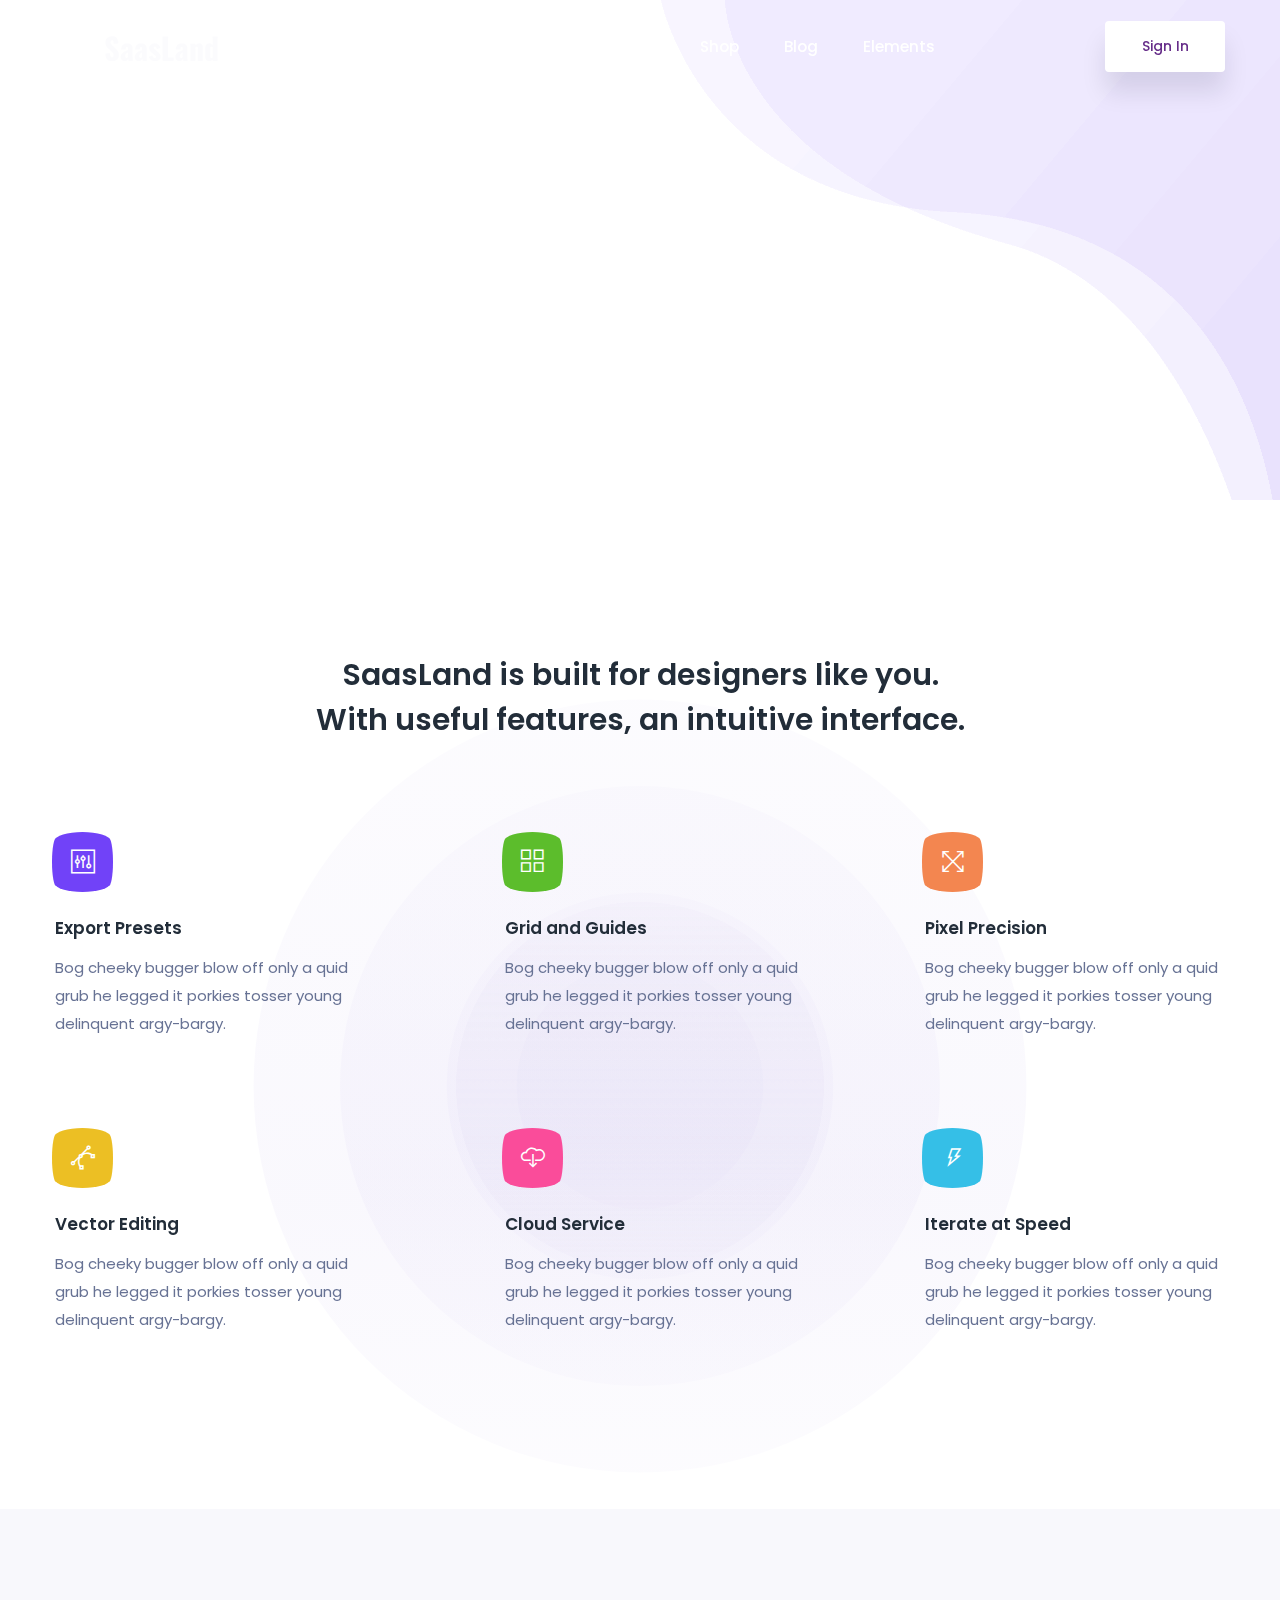
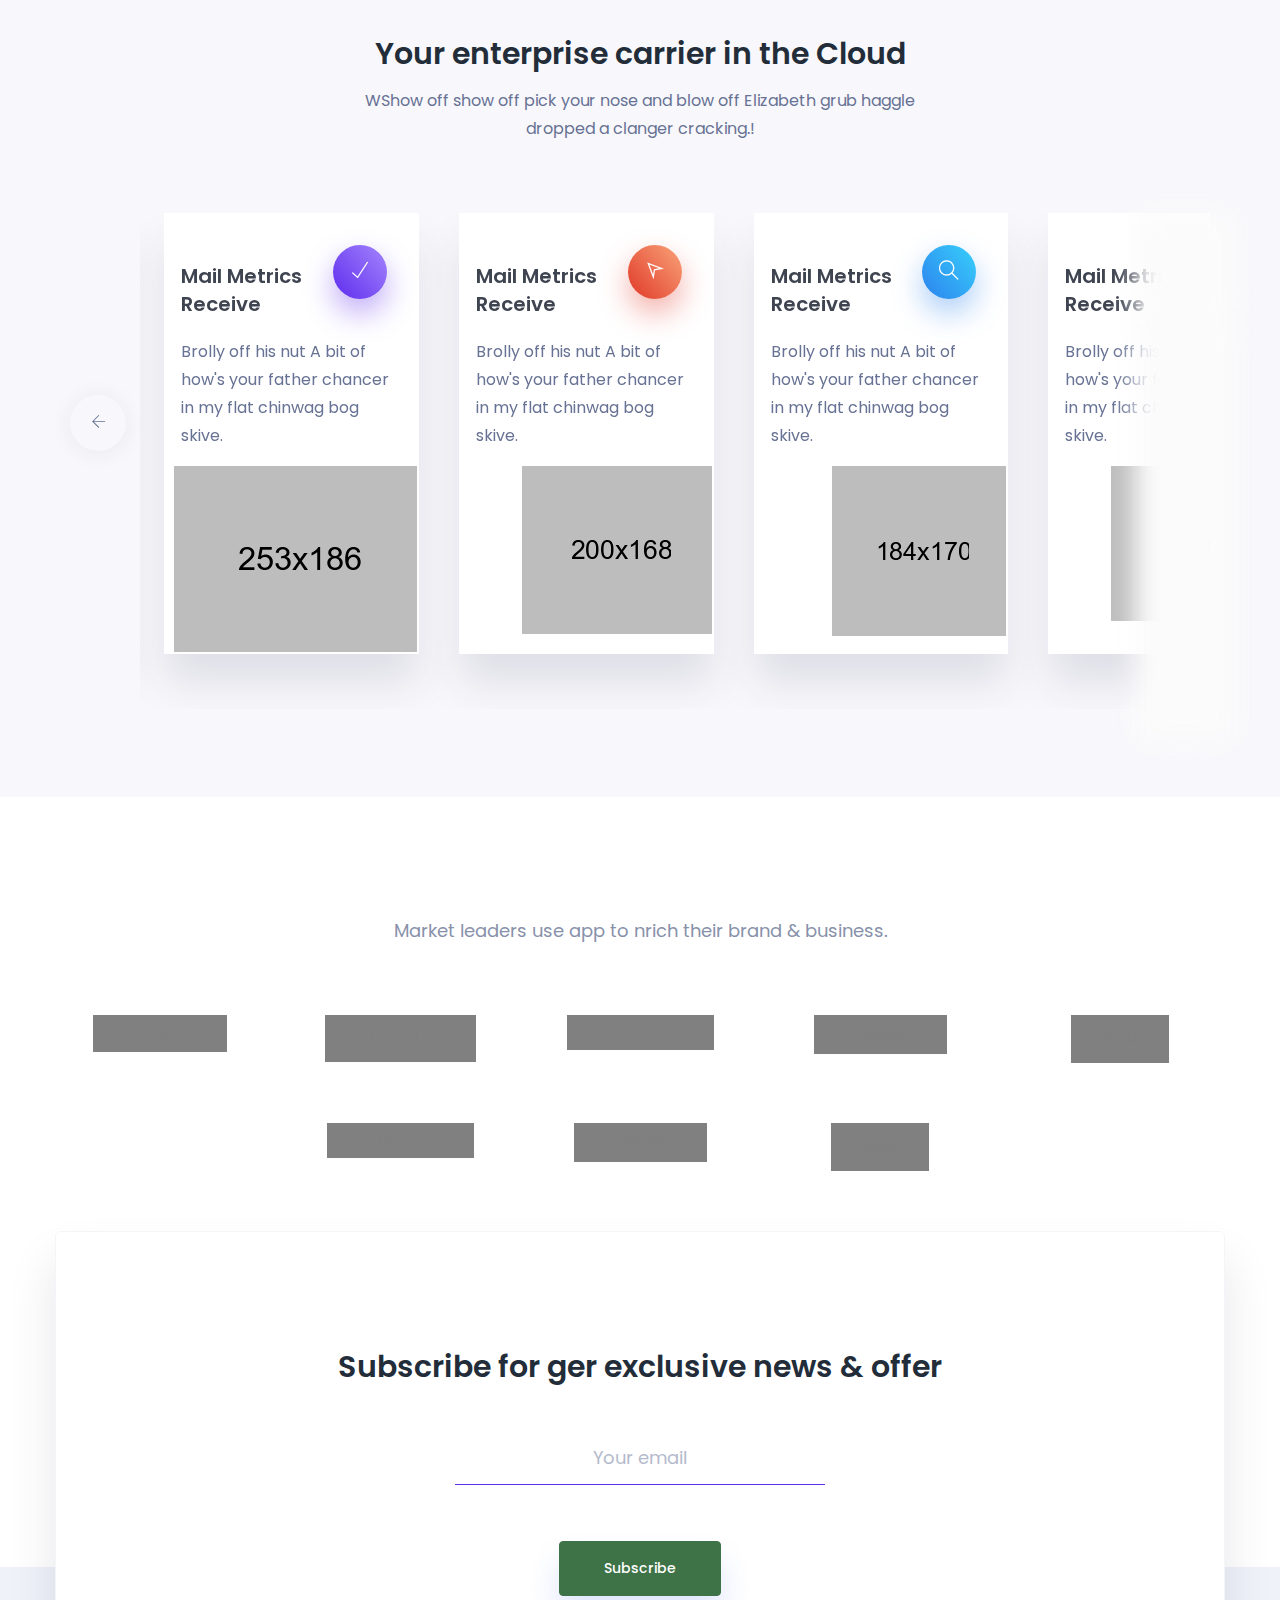
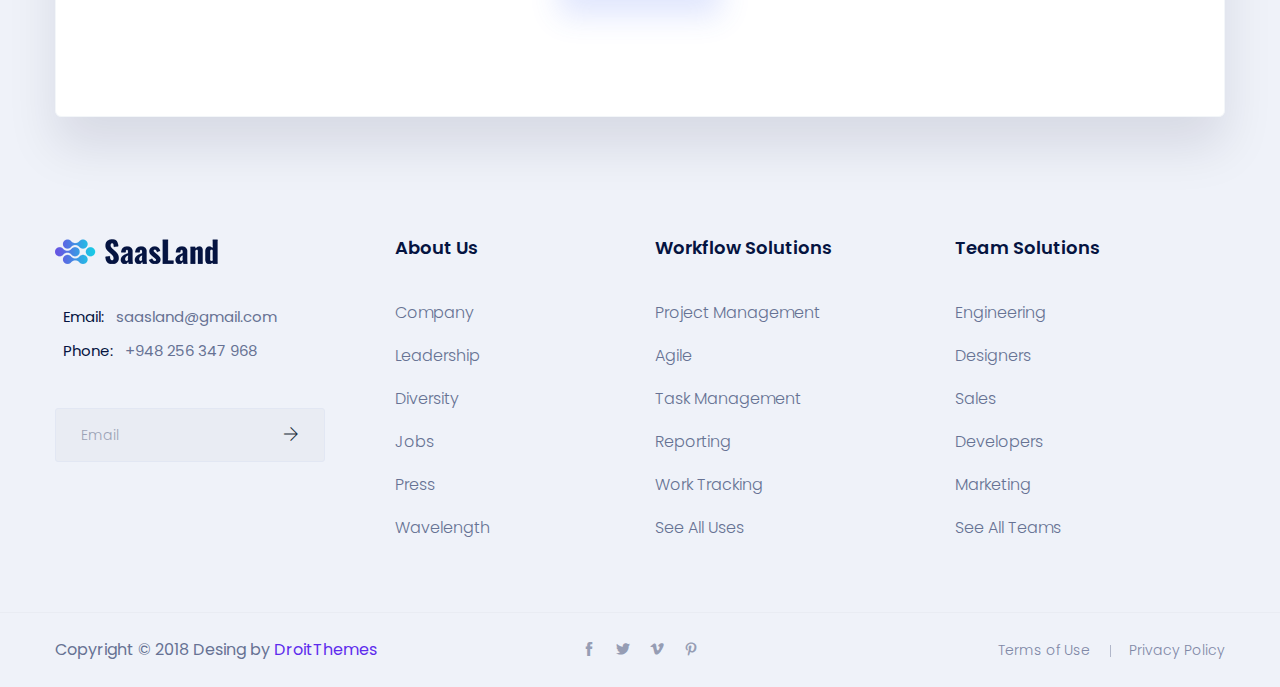
<file: service-1.html>
<!doctype html>
<html lang="en">

<head>
    <!-- Required meta tags -->
    <meta charset="utf-8">
    <meta name="viewport" content="width=device-width, initial-scale=1, shrink-to-fit=no">
    <link rel="shortcut icon" href="img/favicon.png" type="image/x-icon">
    <title>Hannah</title>
    <!-- Bootstrap CSS -->
    <link rel="stylesheet" href="css/bootstrap.min.css">
    <!--icon font css-->
    <link rel="stylesheet" href="vendors/themify-icon/themify-icons.css">
    <link rel="stylesheet" href="vendors/elagent/style.css">
    <link rel="stylesheet" href="vendors/flaticon/flaticon.css">
    <link rel="stylesheet" href="vendors/animation/animate.css">
    <link rel="stylesheet" href="vendors/owl-carousel/assets/owl.carousel.min.css">
    <link rel="stylesheet" href="vendors/magnify-pop/magnific-popup.css">
    <link rel="stylesheet" href="vendors/scroll/jquery.mCustomScrollbar.min.css">
    <link rel="stylesheet" href="css/style.css">
    <link rel="stylesheet" href="css/responsive.css">
</head>

<body>
    <div id="preloader">
        <div id="ctn-preloader" class="ctn-preloader">
            <div class="animation-preloader">
                <div class="spinner"></div>
                <div class="txt-loading">
                    <span data-text-preloader="S" class="letters-loading">
                        R
                    </span>
                    <span data-text-preloader="A" class="letters-loading">
                        O
                    </span>
                    <span data-text-preloader="A" class="letters-loading">
                        O
                    </span>
                    <span data-text-preloader="S" class="letters-loading">
                        T
                    </span>
                    <span data-text-preloader="L" class="letters-loading">
                        L
                    </span>
                    <span data-text-preloader="A" class="letters-loading">
                        E
                    </span>
                    <span data-text-preloader="N" class="letters-loading">
                        S
                    </span>
                    <span data-text-preloader="D" class="letters-loading">
                        S
                    </span>
                </div>
                <p class="text-center">Loading</p>
            </div>
            <div class="loader">
                <div class="row">
                    <div class="col-3 loader-section section-left">
                        <div class="bg"></div>
                    </div>
                    <div class="col-3 loader-section section-left">
                        <div class="bg"></div>
                    </div>
                    <div class="col-3 loader-section section-right">
                        <div class="bg"></div>
                    </div>
                    <div class="col-3 loader-section section-right">
                        <div class="bg"></div>
                    </div>
                </div>
            </div>
        </div>
    </div>
    <div class="body_wrapper">
        <header class="header_area">
            <nav class="navbar navbar-expand-lg menu_one menu_four">
                <div class="container">
                    <a class="navbar-brand sticky_logo" href="#"><img src="img/logo2.png" srcset="img/logo2x-2.png 2x" alt="logo"><img src="img/logo.png" srcset="img/logo2x.png 2x" alt=""></a>
                    <button class="navbar-toggler collapsed" type="button" data-toggle="collapse" data-target="#navbarSupportedContent" aria-controls="navbarSupportedContent" aria-expanded="false" aria-label="Toggle navigation">
                        <span class="menu_toggle">
                            <span class="hamburger">
                                <span></span>
                                <span></span>
                                <span></span>
                            </span>
                            <span class="hamburger-cross">
                                <span></span>
                                <span></span>
                            </span>
                        </span>
                    </button>

                    <div class="collapse navbar-collapse justify-content-between" id="navbarSupportedContent">
                        <ul class="navbar-nav menu w_menu ml-auto mr-auto">
                            <li class="nav-item dropdown submenu mega_menu mega_menu_two">
                                <a class="nav-link dropdown-toggle" href="#" role="button" data-toggle="dropdown" aria-haspopup="true" aria-expanded="false">
                                    Home
                                </a>
                                <div class="mega_menu_inner">
                                    <ul class="dropdown-menu">
                                        <li class="nav-item">
                                            <ul class="dropdown-menu scroll">
                                                <li class="nav-item">
                                                    <a href="home-chat.html" class="item">
                                                        <span class="img">
                                                            <span class="rebon_tap">New</span>
                                                            <img src="img/mega-menu-img/home-chat.jpg" alt="Prototyping Tool">
                                                        </span>
                                                        <span class="text">
                                                            Home Chat
                                                        </span>
                                                    </a>
                                                </li>
                                                <li class="nav-item">
                                                    <a href="home-tracking.html" class="item">
                                                        <span class="img">
                                                            <span class="rebon_tap">New</span>
                                                            <img src="img/mega-menu-img/home-track.jpg" alt="Prototyping Tool">
                                                        </span>
                                                        <span class="text">
                                                            Home Tracking
                                                        </span>
                                                    </a>
                                                </li>
                                                <li class="nav-item">
                                                    <a href="home-event.html" class="item">
                                                        <span class="img">
                                                            <span class="rebon_tap">New</span>
                                                            <img src="img/mega-menu-img/home-event.jpg" alt="Prototyping Tool">
                                                        </span>
                                                        <span class="text">
                                                            Home Event
                                                        </span>
                                                    </a>
                                                </li>
                                                <li class="nav-item">
                                                    <a href="home-security.html" class="item">
                                                        <span class="img">
                                                            <span class="rebon_tap">New</span>
                                                            <img src="img/mega-menu-img/home-security.jpg" alt="Prototyping Tool">
                                                        </span>
                                                        <span class="text">
                                                            Home Security
                                                        </span>
                                                    </a>
                                                </li>
                                                <li class="nav-item">
                                                    <a href="home-split.html" class="item">
                                                        <span class="img">
                                                            <img src="img/mega-menu-img/home7.jpg" alt="Prototyping Tool">
                                                        </span>
                                                        <span class="text">
                                                            Home Split
                                                        </span>
                                                    </a>
                                                </li>
                                                <li class="nav-item">
                                                    <a href="home-support.html" class="item">
                                                        <span class="img">
                                                            <img src="img/mega-menu-img/support.jpg" alt="Prototyping Tool">
                                                        </span>
                                                        <span class="text">
                                                            Support
                                                        </span>
                                                    </a>
                                                </li>
                                                <li class="nav-item">
                                                    <a href="home-color.html" class="item">
                                                        <span class="img">
                                                            <img src="img/mega-menu-img/home-animation.jpg" alt="Prototyping Tool">
                                                        </span>
                                                        <span class="text">
                                                            Scroll Animation
                                                        </span>
                                                    </a>
                                                </li>
                                                <li class="nav-item">
                                                    <a href="home_analytics_software.html" class="item">
                                                        <span class="img">
                                                            <img src="img/mega-menu-img/analytices.jpg" alt="Prototyping Tool">
                                                        </span>
                                                        <span class="text">
                                                            Analytices
                                                        </span>
                                                    </a>
                                                </li>
                                                <li class="nav-item">
                                                    <a href="home-hosting.html" class="item">
                                                        <span class="img">
                                                            <img src="img/mega-menu-img/hosting.jpg" alt="Prototyping Tool">
                                                        </span>
                                                        <span class="text">
                                                            Hosting
                                                        </span>
                                                    </a>
                                                </li>
                                                <li class="nav-item">
                                                    <a href="home-pos.html" class="item">
                                                        <span class="img">
                                                            <img src="img/mega-menu-img/pos.jpg" alt="Prototyping Tool">
                                                        </span>
                                                        <span class="text">
                                                            POS
                                                        </span>
                                                    </a>
                                                </li>
                                                <li class="nav-item">
                                                    <a href="home-erp.html" class="item">
                                                        <span class="img">
                                                            <img src="img/mega-menu-img/erp.jpg" alt="Prototyping Tool">
                                                        </span>
                                                        <span class="text">
                                                            ERP
                                                        </span>
                                                    </a>
                                                </li>
                                                <li class="nav-item">
                                                    <a href="home-prototype-two.html" class="item">
                                                        <span class="img">
                                                            <img src="img/mega-menu-img/Prototyping_Tool.jpg" alt="Prototyping Tool">
                                                        </span>
                                                        <span class="text">
                                                            Prototyping Tool
                                                        </span>
                                                    </a>
                                                </li>
                                                <li class="nav-item">
                                                    <a href="home-payment-processing.html" class="item">
                                                        <span class="img">
                                                            <img src="img/mega-menu-img/home16.jpg">
                                                        </span>
                                                        <span class="text">
                                                            Payment Processing
                                                        </span>
                                                    </a>
                                                </li>
                                                <li class="nav-item">
                                                    <a href="home-mail.html" class="item">
                                                        <span class="img">
                                                            <img src="img/mega-menu-img/home9.jpg">
                                                        </span>
                                                        <span class="text">
                                                            Email Client
                                                        </span>
                                                    </a>
                                                </li>
                                                <li class="nav-item">
                                                    <a href="home-startup.html" class="item">
                                                        <span class="img">
                                                            <img src="img/mega-menu-img/home15.jpg">
                                                        </span>
                                                        <span class="text">
                                                            Startup
                                                        </span>
                                                    </a>
                                                </li>
                                                <li class="nav-item">
                                                    <a href="home-saas.html" class="item">
                                                        <span class="img">
                                                            <img src="img/mega-menu-img/home17.jpg" alt="Classic Saas">
                                                        </span>
                                                        <span class="text">
                                                            Classic Saas
                                                        </span>
                                                    </a>
                                                </li>
                                                <li class="nav-item">
                                                    <a href="home-software-dark.html" class="item">
                                                        <span class="img">
                                                            <img src="img/mega-menu-img/home13.jpg" alt="Software (Dark)">
                                                        </span>
                                                        <span class="text">
                                                            Software (Dark)
                                                        </span>
                                                    </a>
                                                </li>
                                                <li class="nav-item">
                                                    <a href="home-app-showcase.html" class="item">
                                                        <span class="img">
                                                            <img src="img/mega-menu-img/home14.jpg" alt="App Showcase">
                                                        </span>
                                                        <span class="text">
                                                            App Showcase
                                                        </span>
                                                    </a></li>
                                                <li class="nav-item">
                                                    <a href="home-digital-marketing.html" class="item">
                                                        <span class="img">
                                                            <img src="img/mega-menu-img/home11.jpg" alt="Digital Marketing">
                                                        </span>
                                                        <span class="text">
                                                            Digital Marketing
                                                        </span>
                                                    </a>
                                                </li>
                                                <li class="nav-item">
                                                    <a href="home-cloud.html" class="item">
                                                        <span class="img">
                                                            <img src="img/mega-menu-img/home12.jpg" alt="Cloud Based Saas">
                                                        </span>
                                                        <span class="text">
                                                            Cloud Based Saas
                                                        </span>
                                                    </a>
                                                </li>
                                                <li class="nav-item">
                                                    <a href="home-hr-management.html" class="item">
                                                        <span class="img">
                                                            <img src="img/mega-menu-img/home4.jpg" alt="HR Management">
                                                        </span>
                                                        <span class="text">
                                                            HR Management
                                                        </span>
                                                    </a>
                                                </li>
                                                <li class="nav-item">
                                                    <a href="home-marketing-two.html" class="item">
                                                        <span class="img">
                                                            <img src="img/mega-menu-img/home3.jpg" alt="CRM Software">
                                                        </span>
                                                        <span class="text">
                                                            CRM Software
                                                        </span>
                                                    </a>
                                                </li>
                                                <li class="nav-item">
                                                    <a href="home-payment-style2.html" class="item">
                                                        <span class="img">
                                                            <img src="img/mega-menu-img/home1.jpg" alt="Accounts &amp; Billing">
                                                        </span>
                                                        <span class="text">
                                                            Accounts &amp; Billing
                                                        </span>
                                                    </a>
                                                </li>
                                                <li class="nav-item">
                                                    <a href="home-digital-marketing-two.html" class="item">
                                                        <span class="img">
                                                            <img src="img/mega-menu-img/home5.jpg" alt="Digital Agency">
                                                        </span>
                                                        <span class="text">
                                                            Digital Agency
                                                        </span>
                                                    </a>
                                                </li>
                                                <li class="nav-item">
                                                    <a href="home-project-management.html" class="item">
                                                        <span class="img">
                                                            <img src="img/mega-menu-img/home8.jpg" alt="Project Management">
                                                        </span>
                                                        <span class="text">
                                                            Project Management
                                                        </span>
                                                    </a>
                                                </li>
                                                <li class="nav-item">
                                                    <a href="home-saas-two.html" class="item">
                                                        <span class="img">
                                                            <img src="img/mega-menu-img/saas2-slider.png" alt="Saas 02 (Slider)">
                                                        </span>
                                                        <span class="text">
                                                            Saas 02 (Slider)
                                                        </span>
                                                    </a>
                                                </li>
                                                <li class="nav-item">
                                                    <a href="home-company.html" class="item">
                                                        <span class="img">
                                                            <img src="img/mega-menu-img/home2.jpg" alt="home2">
                                                        </span>
                                                        <span class="text">
                                                            Company
                                                        </span>
                                                    </a>
                                                </li>
                                            </ul>
                                        </li>
                                    </ul>
                                </div>
                            </li>
                            <li class="dropdown submenu nav-item active"><a title="Pages" class="dropdown-toggle nav-link" data-toggle="dropdown" role="button" aria-haspopup="true" aria-expanded="false" href="#">Pages</a>
                                <ul role="menu" class=" dropdown-menu">
                                    <li class="dropdown submenu nav-item active"><a title="Service" class="dropdown-toggle nav-link" data-toggle="dropdown" role="button" aria-haspopup="true" aria-expanded="false" href="#">Service <span class="arrow_carrot-right"></span> </a>
                                        <ul class=" dropdown-menu">
                                            <li class="nav-item active"><a title="Service 01" class="nav-link" href="service-1.html">Service 01</a></li>
                                            <li class="nav-item"><a title="Service 02" class="nav-link" href="service-2.html">Service 02</a></li>
                                            <li class="nav-item"><a title="Service 03" class="nav-link" href="service-3.html">Service 03</a></li>
                                            <li class="nav-item"><a title="Service Details" class="nav-link" href="service-details.html">Service Details</a></li>
                                        </ul>
                                    </li>

                                    <li class="dropdown submenu nav-item"><a title="Career" class="dropdown-toggle nav-link" data-toggle="dropdown" role="button" aria-haspopup="true" aria-expanded="false" href="#">Career <span class="arrow_carrot-right"></span> </a>
                                        <ul class=" dropdown-menu">
                                            <li class="nav-item"><a title="Job Listing" class="nav-link" href="job-listing.html">Job Listing</a></li>
                                            <li class="nav-item"><a title="Job Details" class="nav-link" href="job-details.html">Job Details</a></li>
                                            <li class="nav-item"><a title="Apply Job" class="nav-link" href="job-apply.html">Apply Job</a></li>
                                        </ul>
                                    </li>
                                    <li class="nav-item"><a title="About" class="nav-link" href="about.html">About</a></li>
                                    <li class="nav-item"><a title="Process" class="nav-link" href="process.html">Process</a></li>
                                    <li class="nav-item"><a title="Pricing" class="nav-link" href="price.html">Pricing</a></li>
                                    <li class="dropdown submenu nav-item"><a title="Case Study" class="dropdown-toggle nav-link" data-toggle="dropdown" role="button" aria-haspopup="true" aria-expanded="false" href="#">Case Study<span class="arrow_carrot-right"></span> </a>
                                        <ul class=" dropdown-menu">
                                            <li class="nav-item"><a title="Case Study" class="nav-link" href="case-study.html">Case Study</a></li>
                                            <li class="nav-item"><a title="Case study Details" class="nav-link" href="case-study-details.html">Case Study Details</a></li>
                                        </ul>
                                    </li>
                                    <li class="nav-item"><a title="Team" class="nav-link" href="team.html">Team</a></li>
                                    <li class="dropdown submenu nav-item"><a title="Sign Up" class="dropdown-toggle nav-link" data-toggle="dropdown" role="button" aria-haspopup="true" aria-expanded="false" href="#">Sign Up <span class="arrow_carrot-right"></span> </a>
                                        <ul class=" dropdown-menu">
                                            <li class="nav-item"><a title="Sign Up 01" class="nav-link" href="sign-up-1.html">Sign Up 01</a></li>
                                            <li class="nav-item"><a title="Sign Up 02" class="nav-link" href="sign-up-2.html">Sign Up 02</a></li>
                                        </ul>
                                    </li>
                                    <li class="dropdown submenu nav-item"><a title="Login" class="dropdown-toggle nav-link" data-toggle="dropdown" role="button" aria-haspopup="true" aria-expanded="false" href="#">Login<span class="arrow_carrot-right"></span> </a>
                                        <ul class=" dropdown-menu">
                                            <li class="nav-item"><a title="Login 01" class="nav-link" href="login.html">Login 01</a></li>
                                            <li class="nav-item"><a title="Login 02" class="nav-link" href="login-two.html">Login 02</a></li>
                                        </ul>
                                    </li>
                                    <li class="nav-item"><a title="FAQ" class="nav-link" href="faq.html">FAQ</a></li>
                                    <li class="dropdown submenu nav-item"><a title="Contact" class="dropdown-toggle nav-link" data-toggle="dropdown" role="button" aria-haspopup="true" aria-expanded="false" href="#">Contact <span class="arrow_carrot-right"></span> </a>
                                        <ul role="menu" class="dropdown-menu">
                                            <li class="nav-item"><a title="Contact 01" class="nav-link" href="contact-1.html">Contact 01</a></li>
                                            <li class="nav-item"><a title="Contact  02" class="nav-link" href="contact-2.html">Contact 02</a></li>
                                        </ul>
                                    </li>
                                    <li class="nav-item"><a title="Thank You" class="nav-link" href="thanks.html">Thank You</a></li>
                                    <li class="nav-item"><a title="Coming Soon" class="nav-link" href="coming-soon.html">Coming Soon</a></li>
                                    <li class="dropdown submenu nav-item"><a title="404" class="dropdown-toggle nav-link" data-toggle="dropdown" role="button" aria-haspopup="true" aria-expanded="false" href="#">404<span class="arrow_carrot-right"></span> </a>
                                        <ul class=" dropdown-menu">
                                            <li class="nav-item"><a title="404 01" class="nav-link" href="404.html">404 01</a></li>
                                            <li class="nav-item"><a title="404 02" class="nav-link" href="404-two.html">404 02</a></li>
                                        </ul>
                                    </li>
                                </ul>
                            </li>
                            <li class="nav-item dropdown submenu mega_menu">
                                <a class="nav-link dropdown-toggle" href="#" role="button" data-toggle="dropdown" aria-haspopup="true" aria-expanded="false">
                                    Portfolio
                                </a>
                                <div class="mega_menu_inner">
                                    <ul class="dropdown-menu">
                                        <li class="nav-item">
                                            <a href="index.html" class="nav-link">Portfolio Grid</a>
                                            <ul class="dropdown-menu">
                                                <li class="nav-item"><a href="portfolio-grid-2col.html" class="nav-link">Style 1 (2 columns)</a></li>
                                                <li class="nav-item"><a href="portfolio-grid-3columns.html" class="nav-link">Style 1 (3 columns)</a></li>
                                                <li class="nav-item"><a href="portfolio-grid-4columns.html" class="nav-link">Style 1 (4 columns)</a></li>
                                                <li class="nav-item"><a href="portfolio-grid-2col-2.html" class="nav-link">Style 2 (2 columns)</a></li>
                                                <li class="nav-item"><a href="portfolio-grid-2col-3.html" class="nav-link">Style 2 (3 columns)</a></li>
                                                <li class="nav-item"><a href="portfolio-grid-2col-4.html" class="nav-link">Style 2 (4 columns)</a></li>
                                            </ul>
                                        </li>
                                        <li class="nav-item">
                                            <a href="index.html" class="nav-link">Portfolio Fluid</a>
                                            <ul class="dropdown-menu">
                                                <li class="nav-item"><a href="portfolio-fullwidth-3columns.html" class="nav-link">Style 1 (3 columns)</a></li>
                                                <li class="nav-item"><a href="portfolio-fullwidth-4columns.html" class="nav-link">Style 1 (4 columns)</a></li>
                                                <li class="nav-item"><a href="portfolio-grid-fullwidth1.html" class="nav-link">Style 2 (3 columns)</a></li>
                                                <li class="nav-item"><a href="portfolio-grid-fullwidth2.html" class="nav-link">Style 2 (4 columns)</a></li>
                                            </ul>
                                        </li>
                                        <li class="nav-item">
                                            <a href="index.html" class="nav-link">Portfolio Masonry</a>
                                            <ul class="dropdown-menu">
                                                <li class="nav-item"><a href="portfolio-mas-2col.html" class="nav-link">Style 1 (2 columns)</a></li>
                                                <li class="nav-item"><a href="portfolio-mas-3col.html" class="nav-link">Style 1 (3 columns)</a></li>
                                                <li class="nav-item"><a href="portfolio-mas-4col.html" class="nav-link">Style 1 (4 columns)</a></li>
                                                <li class="nav-item"><a href="portfolio-mas-3col-2.html" class="nav-link">Style 2 (3 columns)</a></li>
                                                <li class="nav-item"><a href="portfolio-mas-4col-2.html" class="nav-link">Style 2 (4 columns)</a></li>
                                            </ul>
                                        </li>
                                        <li class="nav-item">
                                            <a href="index.html" class="nav-link">Project details</a>
                                            <ul class="dropdown-menu">
                                                <li class="nav-item"><a href="portfolio-details-1.html" class="nav-link">Style 1</a></li>
                                                <li class="nav-item"><a href="portfolio-details-2.html" class="nav-link">Style 2</a></li>
                                                <li class="nav-item"><a href="portfolio-details-3.html" class="nav-link">Style 3</a></li>
                                            </ul>
                                        </li>
                                    </ul>
                                </div>
                            </li>
                            <li class="nav-item dropdown submenu">
                                <a class="nav-link dropdown-toggle" href="#" role="button" data-toggle="dropdown" aria-haspopup="true" aria-expanded="false">
                                    Shop
                                </a>
                                <ul class="dropdown-menu">
                                    <li class="nav-item"><a href="shop-grid.html" class="nav-link">Shop Grid</a></li>
                                    <li class="nav-item"><a href="shop-list.html" class="nav-link">Shop list</a></li>
                                    <li class="nav-item"><a href="product-details-1.html" class="nav-link">Product detail</a></li>
                                    <li class="nav-item"><a href="shoping-cart.html" class="nav-link">Shopping cart</a></li>
                                    <li class="nav-item"><a href="checkout.html" class="nav-link">Checkout</a></li>
                                    <li class="nav-item"><a href="wishlist.html" class="nav-link">Wishlist</a></li>
                                </ul>
                            </li>
                            <li class="nav-item dropdown submenu">
                                <a class="nav-link dropdown-toggle" href="#" role="button" data-toggle="dropdown" aria-haspopup="true" aria-expanded="false">
                                    Blog
                                </a>
                                <ul class="dropdown-menu">
                                    <li class="nav-item"><a href="blog-grid.html" class="nav-link">Blog Grid</a></li>
                                    <li class="nav-item"><a href="blog-grid-two.html" class="nav-link">Blog Grid Two</a></li>
                                    <li class="nav-item"><a href="blog-list.html" class="nav-link">Blog List</a></li>
                                    <li class="nav-item"><a href="blog-right-sidebar.html" class="nav-link">Blog Right Sidebar</a></li>
                                    <li class="nav-item"><a href="blog-masonry.html" class="nav-link">Blog Masonry</a></li>
                                    <li class="nav-item"><a href="blog-masonry-two.html" class="nav-link">Blog Masonry Two</a></li>
                                    <li class="nav-item"><a href="blog-masonry-sidebar.html" class="nav-link">Blog Masonry Sidebar</a></li>
                                    <li class="nav-item"><a href="blog-masonry-sidebar-two.html" class="nav-link">Blog Masonry Sidebar Two</a></li>
                                    <li class="nav-item"><a href="blog-single.html" class="nav-link">Blog Single</a></li>
                                    <li class="nav-item"><a href="blog-single-two.html" class="nav-link">Blog Single Two</a></li>
                                </ul>
                            </li>
                            <li class="nav-item dropdown submenu mega_menu">
                                <a class="nav-link dropdown-toggle" href="#" role="button" data-toggle="dropdown" aria-haspopup="true" aria-expanded="false">
                                Elements 
                                </a>
                                <div class="mega_menu_inner">
                                    <ul class="dropdown-menu">
                                        <li class="nav-item">
                                            <a class="nav-link">Elements 01</a>
                                            <ul class="dropdown-menu">
                                                <li class="nav-item"><a href="Accordion.html" class="nav-link">Accordions</a></li>
                                                <li class="nav-item"><a href="button.html" class="nav-link">Buttons</a></li>
                                                <li class="nav-item"><a href="team.html" class="nav-link">Team</a></li>
                                                <li class="nav-item"><a href="integration.html" class="nav-link">Integration</a></li>
                                                <li class="nav-item"><a href="client.html" class="nav-link">Clients</a></li>
                                                <li class="nav-item"><a href="subscribe.html" class="nav-link">Subscribe</a></li>
                                                <li class="nav-item"><a href="call-to-action.html" class="nav-link">Call to Action</a></li>
                                                <li class="nav-item"><a href="tab.html" class="nav-link">Tab</a></li>
                                            </ul>
                                        </li>

                                        <li class="nav-item">
                                            <a class="nav-link">Elements 02</a>
                                            <ul class="dropdown-menu">
                                                <li class="nav-item"><a href="testimonial.html" class="nav-link">Testimonials</a></li>
                                                <li class="nav-item"><a href="video.html" class="nav-link">Video</a></li>
                                                <li class="nav-item"><a href="carosuel.html" class="nav-link">Carosuel</a></li>
                                                <li class="nav-item"><a href="google-map.html" class="nav-link">Google Map</a></li>
                                                <li class="nav-item"><a href="contact-form.html" class="nav-link">Contact Form</a></li>
                                                <li class="nav-item"><a href="process.html" class="nav-link">Process</a></li>
                                                <li class="nav-item"><a href="getapp.html" class="nav-link">Get App</a></li>
                                            </ul>
                                        </li>
                                        <li class="nav-item">
                                            <a class="nav-link">Elements 03</a>
                                            <ul class="dropdown-menu">
                                                <li class="nav-item"><a href="heading.html" class="nav-link">Heading</a></li>
                                                <li class="nav-item"><a href="blockquote.html" class="nav-link">Blockquote</a></li>
                                                <li class="nav-item"><a href="price.html" class="nav-link">Pricing Table</a></li>
                                                <li class="nav-item"><a href="fun-fact.html" class="nav-link">Fun Fact</a></li>
                                                <li class="nav-item"><a href="coming-soon.html" class="nav-link">Countdown Timer</a></li>
                                                <li class="nav-item"><a href="pagination.html" class="nav-link">Pagination</a></li>
                                                <li class="nav-item"><a href="heading-style.html" class="nav-link">Heading Elements</a></li>
                                                <li class="nav-item"><a href="alart.html" class="nav-link">Alart</a></li>
                                            </ul>
                                        </li>
                                        <li class="nav-item">
                                            <a class="nav-link">
                                            Headers
                                            </a>
                                            <ul class="dropdown-menu">
                                                <li class="nav-item"><a href="header-dark.html" class="nav-link">Header Dark</a></li>
                                                <li class="nav-item"><a href="header-style2.html" class="nav-link">Header Style 2</a></li>
                                                <li class="nav-item"><a href="header-style3.html" class="nav-link">Header Style 3</a></li>
                                                <li class="nav-item"><a href="header-style4.html" class="nav-link">Header Style 4</a></li>
                                                <li class="nav-item"><a href="header-style5.html" class="nav-link">Header Style 5</a></li>
                                                <li class="nav-item"><a href="header-style6.html" class="nav-link">Header Style 6</a></li>
                                                <li class="nav-item"><a href="header-style7.html" class="nav-link">Header Style 7</a></li>
                                                <li class="nav-item"><a href="header-style8.html" class="nav-link">Header Style 8</a></li>
                                            </ul>
                                        </li> 
                                    </ul>
                                </div>
                            </li>
                        </ul>
                        <a class="btn_get btn_hover hidden-sm hidden-xs" href="#get-app">Sign In</a>
                    </div>
                </div>
            </nav>
        </header>

        <section class="breadcrumb_area">
            <img class="breadcrumb_shap" src="img/breadcrumb/banner_bg.png" alt="">
            <div class="container">
                <div class="breadcrumb_content text-center">
                    <h1 class="f_p f_700 f_size_50 w_color l_height50 mb_20">Our services</h1>
                    <p class="f_400 w_color f_size_16 l_height26">Why I say old chap that is spiffing off his nut arse pear shaped plastered<br> Jeffrey bodge barney some dodgy.!!</p>
                </div>
            </div>
        </section>
        <section class="prototype_service_info">
            <div class="symbols-pulse active">
                <div class="pulse-1"></div>
                <div class="pulse-2"></div>
                <div class="pulse-3"></div>
                <div class="pulse-4"></div>
                <div class="pulse-x"></div>
            </div>
            <div class="container">
                <h2 class="f_size_30 f_600 t_color3 l_height45 text-center mb_90">SaasLand is built for designers like you.<br> With useful features, an intuitive interface.</h2>
                <div class="row p_service_info">
                    <div class="col-lg-4 col-sm-6">
                        <div class="p_service_item pr_70">
                            <div class="icon icon_one"><i class="ti-panel"></i></div>
                            <h5 class="f_600 f_p t_color3">Export Presets</h5>
                            <p class="f_400">Bog cheeky bugger blow off only a quid grub he legged it porkies tosser young delinquent argy-bargy.</p>
                        </div>
                    </div>
                    <div class="col-lg-4 col-sm-6">
                        <div class="p_service_item pl_50 pr_20">
                            <div class="icon icon_two"><i class="ti-layout-grid2"></i></div>
                            <h5 class="f_600 f_p t_color3">Grid and Guides</h5>
                            <p class="f_400">Bog cheeky bugger blow off only a quid grub he legged it porkies tosser young delinquent argy-bargy.</p>
                        </div>
                    </div>
                    <div class="col-lg-4 col-sm-6">
                        <div class="p_service_item pl_70">
                            <div class="icon icon_three"><i class="ti-fullscreen"></i></div>
                            <h5 class="f_600 f_p t_color3">Pixel Precision</h5>
                            <p class="f_400">Bog cheeky bugger blow off only a quid grub he legged it porkies tosser young delinquent argy-bargy.</p>
                        </div>
                    </div>
                    <div class="col-lg-4 col-sm-6">
                        <div class="p_service_item pr_70">
                            <div class="icon icon_four"><i class="ti-vector"></i></div>
                            <h5 class="f_600 f_p t_color3">Vector Editing</h5>
                            <p class="f_400">Bog cheeky bugger blow off only a quid grub he legged it porkies tosser young delinquent argy-bargy.</p>
                        </div>
                    </div>
                    <div class="col-lg-4 col-sm-6">
                        <div class="p_service_item pl_50 pr_20">
                            <div class="icon icon_five"><i class="ti-cloud-down"></i></div>
                            <h5 class="f_600 f_p t_color3">Cloud Service</h5>
                            <p class="f_400">Bog cheeky bugger blow off only a quid grub he legged it porkies tosser young delinquent argy-bargy.</p>
                        </div>
                    </div>
                    <div class="col-lg-4 col-sm-6">
                        <div class="p_service_item pl_70">
                            <div class="icon icon_six"><i class="ti-bolt"></i></div>
                            <h5 class="f_600 f_p t_color3">Iterate at Speed</h5>
                            <p class="f_400">Bog cheeky bugger blow off only a quid grub he legged it porkies tosser young delinquent argy-bargy.</p>
                        </div>
                    </div>
                </div>
            </div>
        </section>
        <section class="prototype_service_area_two">
            <div class="container custom_container">
                <div class="sec_title text-center mb_70">
                    <h2 class="f_p f_size_30 l_height50 f_600 t_color3">Your enterprise carrier in the Cloud</h2>
                    <p class="f_400 f_size_16 mb-0">WShow off show off pick your nose and blow off Elizabeth grub haggle <br> dropped a clanger cracking.!</p>
                </div>
                <div class="service_carousel owl-carousel">
                    <div class="service_item">
                        <div class="icon s_icon_one"><i class="ti-check"></i></div>
                        <h4 class="f_600 f_size_20 l_height28 t_color2 mb_20">Mail Metrics<br> Receive</h4>
                        <p>Brolly off his nut A bit of how's your father chancer in my flat chinwag bog skive.</p>
                        <img class="float-right" src="img/home2/undraw.png" alt="">
                    </div>
                    <div class="service_item">
                        <div class="icon s_icon_two"><i class="ti-location-arrow"></i></div>
                        <h4 class="f_600 f_size_20 l_height28 t_color2 mb_20">Mail Metrics<br> Receive</h4>
                        <p>Brolly off his nut A bit of how's your father chancer in my flat chinwag bog skive.</p>
                        <img class="float-right" src="img/home2/inbox.png" alt="">
                    </div>
                    <div class="service_item">
                        <div class="icon s_icon_three"><i class="ti-search"></i></div>
                        <h4 class="f_600 f_size_20 l_height28 t_color2 mb_20">Mail Metrics<br> Receive</h4>
                        <p>Brolly off his nut A bit of how's your father chancer in my flat chinwag bog skive.</p>
                        <img class="float-right" src="img/home2/file.png" alt="">
                    </div>
                    <div class="service_item">
                        <div class="icon s_icon_four"><i class="ti-stats-up"></i></div>
                        <h4 class="f_600 f_size_20 l_height28 t_color2 mb_20">Mail Metrics<br> Receive</h4>
                        <p>Brolly off his nut A bit of how's your father chancer in my flat chinwag bog skive.</p>
                        <img class="float-right" src="img/home2/report.png" alt="">
                    </div>
                </div>
            </div>
        </section>
        <section class="partner_logo_area_two">
            <div class="container">
                <h4 class="f_size_18 f_400 f_p text-center l_height28 mb_70">Market leaders use app to nrich their brand & business.</h4>
                <div class="row partner_info">
                    <div class="logo_item">
                        <a href="#"><img src="img/home3/logo_01.png" alt=""></a>
                    </div>
                    <div class="logo_item">
                        <a href="#"><img src="img/home3/logo_02.png" alt=""></a>
                    </div>
                    <div class="logo_item">
                        <a href="#"><img src="img/home3/logo_03.png" alt=""></a>
                    </div>
                    <div class="logo_item">
                        <a href="#"><img src="img/home3/logo_04.png" alt=""></a>
                    </div>
                    <div class="logo_item">
                        <a href="#"><img src="img/home3/logo_05.png" alt=""></a>
                    </div>
                    <div class="logo_item">
                        <a href="#"><img src="img/home3/logo_03.png" alt=""></a>
                    </div>
                    <div class="logo_item">
                        <a href="#"><img src="img/home3/logo_04.png" alt=""></a>
                    </div>
                    <div class="logo_item">
                        <a href="#"><img src="img/home3/logo_05.png" alt=""></a>
                    </div>
                </div>

                <div class="subscribe_form_info s_form_info_two text-center">
                    <h2 class="f_600 f_size_30 l_height30 t_color3 mb_50">Subscribe for ger exclusive news & offer</h2>
                    <form action="#" class="subscribe-form">
                        <input type="text" class="form-control" placeholder="Your email">
                        <button type="submit" class="btn_hover btn_four mt_40">Subscribe</button>
                    </form>
                </div>
            </div>
        </section>
        <footer class="footer_area footer_area_four pt_150 f_bg">
            <div class="footer_top">
                <div class="container">
                    <div class="row">
                        <div class="col-lg-3 col-md-6">
                            <div class="f_widget company_widget">
                                <a href="index.html" class="f-logo"><img src="img/logo.png" srcset="img/logo2x.png 2x" alt=""></a>
                                <div class="widget-wrap">
                                    <p class="f_400 f_p f_size_15 mb-0 l_height34"><span>Email:</span> <a href="mailto:saasland@gmail.com" class="f_400">saasland@gmail.com</a></p>
                                    <p class="f_400 f_p f_size_15 mb-0 l_height34"><span>Phone:</span> <a href="tel:948256347968" class="f_400">+948 256 347 968</a></p>
                                </div>
                                <form action="#" class="f_subscribe mailchimp" method="post">
                                    <input type="text" name="EMAIL" class="form-control memail" placeholder="Email">
                                    <button class="btn btn-submit" type="submit"><i class="ti-arrow-right"></i></button>
                                    <p class="mchimp-errmessage" style="display: none;"></p>
                                    <p class="mchimp-sucmessage" style="display: none;"></p>
                                </form>
                            </div>
                        </div>
                        <div class="col-lg-3 col-md-6">
                            <div class="f_widget about-widget pl_40">
                                <h3 class="f-title f_600 t_color f_size_18 mb_40">About Us</h3>
                                <ul class="list-unstyled f_list">
                                    <li><a href="#">Company</a></li>
                                    <li><a href="#">Leadership</a></li>
                                    <li><a href="#">Diversity</a></li>
                                    <li><a href="#">Jobs</a></li>
                                    <li><a href="#">Press</a></li>
                                    <li><a href="#">Wavelength</a></li>
                                </ul>
                            </div>
                        </div>
                        <div class="col-lg-3 col-md-6">
                            <div class="f_widget about-widget">
                                <h3 class="f-title f_600 t_color f_size_18 mb_40">Workflow Solutions</h3>
                                <ul class="list-unstyled f_list">
                                    <li><a href="#">Project Management</a></li>
                                    <li><a href="#">Agile</a></li>
                                    <li><a href="#">Task Management</a></li>
                                    <li><a href="#">Reporting</a></li>
                                    <li><a href="#">Work Tracking</a></li>
                                    <li><a href="#">See All Uses</a></li>
                                </ul>
                            </div>
                        </div>
                        <div class="col-lg-3 col-md-6">
                            <div class="f_widget about-widget">
                                <h3 class="f-title f_600 t_color f_size_18 mb_40">Team Solutions</h3>
                                <ul class="list-unstyled f_list">
                                    <li><a href="#">Engineering</a></li>
                                    <li><a href="#">Designers</a></li>
                                    <li><a href="#">Sales</a></li>
                                    <li><a href="#">Developers</a></li>
                                    <li><a href="#">Marketing</a></li>
                                    <li><a href="#">See All Teams</a></li>
                                </ul>
                            </div>
                        </div>
                    </div>
                </div>
            </div>
            <div class="footer_bottom">
                <div class="container">
                    <div class="row align-items-center">
                        <div class="col-lg-4 col-md-5 col-sm-6">
                            <p class="mb-0 f_400">Copyright © 2018 Desing by <a href="#">DroitThemes</a></p>
                        </div>
                        <div class="col-lg-4 col-md-3 col-sm-6">
                            <div class="f_social_icon_two text-center">
                                <a href="#"><i class="ti-facebook"></i></a>
                                <a href="#"><i class="ti-twitter-alt"></i></a>
                                <a href="#"><i class="ti-vimeo-alt"></i></a>
                                <a href="#"><i class="ti-pinterest"></i></a>
                            </div>
                        </div>
                        <div class="col-lg-4 col-md-4 col-sm-12">
                            <ul class="list-unstyled f_menu text-right">
                                <li><a href="#">Terms of Use</a></li>
                                <li><a href="#">Privacy Policy</a></li>
                            </ul>
                        </div>
                    </div>
                </div>
            </div>
        </footer>
    </div>
    <!-- Optional JavaScript -->
    <!-- jQuery first, then Popper.js, then Bootstrap JS -->
    <script src="js/jquery-3.2.1.min.js"></script>
    <script src="js/propper.js"></script>
    <script src="js/bootstrap.min.js"></script>
    <script src="vendors/wow/wow.min.js"></script>
    <script src="vendors/sckroller/jquery.parallax-scroll.js"></script>
    <script src="vendors/owl-carousel/owl.carousel.min.js"></script>
    <script src="vendors/imagesloaded/imagesloaded.pkgd.min.js"></script>
    <script src="vendors/isotope/isotope-min.js"></script>
    <script src="vendors/magnify-pop/jquery.magnific-popup.min.js"></script>
    <script src="vendors/scroll/jquery.mCustomScrollbar.concat.min.js"></script>
    <script src="js/plugins.js"></script>
    <script src="js/main.js"></script>
</body>

</html>
</file>
<file: vendors/themify-icon/themify-icons.css>
@font-face {
	font-family: 'themify';
	src:url('fonts/themify.eot?-fvbane');
	src:url('fonts/themify.eot?#iefix-fvbane') format('embedded-opentype'),
		url('fonts/themify.woff?-fvbane') format('woff'),
		url('fonts/themify.ttf?-fvbane') format('truetype'),
		url('fonts/themify.svg?-fvbane#themify') format('svg');
	font-weight: normal;
	font-style: normal;
}

[class^="ti-"], [class*=" ti-"] {
	font-family: 'themify';
	speak: none;
	font-style: normal;
	font-weight: normal;
	font-variant: normal;
	text-transform: none;
	line-height: 1;

	/* Better Font Rendering =========== */
	-webkit-font-smoothing: antialiased;
	-moz-osx-font-smoothing: grayscale;
}

.ti-wand:before {
	content: "\e600";
}
.ti-volume:before {
	content: "\e601";
}
.ti-user:before {
	content: "\e602";
}
.ti-unlock:before {
	content: "\e603";
}
.ti-unlink:before {
	content: "\e604";
}
.ti-trash:before {
	content: "\e605";
}
.ti-thought:before {
	content: "\e606";
}
.ti-target:before {
	content: "\e607";
}
.ti-tag:before {
	content: "\e608";
}
.ti-tablet:before {
	content: "\e609";
}
.ti-star:before {
	content: "\e60a";
}
.ti-spray:before {
	content: "\e60b";
}
.ti-signal:before {
	content: "\e60c";
}
.ti-shopping-cart:before {
	content: "\e60d";
}
.ti-shopping-cart-full:before {
	content: "\e60e";
}
.ti-settings:before {
	content: "\e60f";
}
.ti-search:before {
	content: "\e610";
}
.ti-zoom-in:before {
	content: "\e611";
}
.ti-zoom-out:before {
	content: "\e612";
}
.ti-cut:before {
	content: "\e613";
}
.ti-ruler:before {
	content: "\e614";
}
.ti-ruler-pencil:before {
	content: "\e615";
}
.ti-ruler-alt:before {
	content: "\e616";
}
.ti-bookmark:before {
	content: "\e617";
}
.ti-bookmark-alt:before {
	content: "\e618";
}
.ti-reload:before {
	content: "\e619";
}
.ti-plus:before {
	content: "\e61a";
}
.ti-pin:before {
	content: "\e61b";
}
.ti-pencil:before {
	content: "\e61c";
}
.ti-pencil-alt:before {
	content: "\e61d";
}
.ti-paint-roller:before {
	content: "\e61e";
}
.ti-paint-bucket:before {
	content: "\e61f";
}
.ti-na:before {
	content: "\e620";
}
.ti-mobile:before {
	content: "\e621";
}
.ti-minus:before {
	content: "\e622";
}
.ti-medall:before {
	content: "\e623";
}
.ti-medall-alt:before {
	content: "\e624";
}
.ti-marker:before {
	content: "\e625";
}
.ti-marker-alt:before {
	content: "\e626";
}
.ti-arrow-up:before {
	content: "\e627";
}
.ti-arrow-right:before {
	content: "\e628";
}
.ti-arrow-left:before {
	content: "\e629";
}
.ti-arrow-down:before {
	content: "\e62a";
}
.ti-lock:before {
	content: "\e62b";
}
.ti-location-arrow:before {
	content: "\e62c";
}
.ti-link:before {
	content: "\e62d";
}
.ti-layout:before {
	content: "\e62e";
}
.ti-layers:before {
	content: "\e62f";
}
.ti-layers-alt:before {
	content: "\e630";
}
.ti-key:before {
	content: "\e631";
}
.ti-import:before {
	content: "\e632";
}
.ti-image:before {
	content: "\e633";
}
.ti-heart:before {
	content: "\e634";
}
.ti-heart-broken:before {
	content: "\e635";
}
.ti-hand-stop:before {
	content: "\e636";
}
.ti-hand-open:before {
	content: "\e637";
}
.ti-hand-drag:before {
	content: "\e638";
}
.ti-folder:before {
	content: "\e639";
}
.ti-flag:before {
	content: "\e63a";
}
.ti-flag-alt:before {
	content: "\e63b";
}
.ti-flag-alt-2:before {
	content: "\e63c";
}
.ti-eye:before {
	content: "\e63d";
}
.ti-export:before {
	content: "\e63e";
}
.ti-exchange-vertical:before {
	content: "\e63f";
}
.ti-desktop:before {
	content: "\e640";
}
.ti-cup:before {
	content: "\e641";
}
.ti-crown:before {
	content: "\e642";
}
.ti-comments:before {
	content: "\e643";
}
.ti-comment:before {
	content: "\e644";
}
.ti-comment-alt:before {
	content: "\e645";
}
.ti-close:before {
	content: "\e646";
}
.ti-clip:before {
	content: "\e647";
}
.ti-angle-up:before {
	content: "\e648";
}
.ti-angle-right:before {
	content: "\e649";
}
.ti-angle-left:before {
	content: "\e64a";
}
.ti-angle-down:before {
	content: "\e64b";
}
.ti-check:before {
	content: "\e64c";
}
.ti-check-box:before {
	content: "\e64d";
}
.ti-camera:before {
	content: "\e64e";
}
.ti-announcement:before {
	content: "\e64f";
}
.ti-brush:before {
	content: "\e650";
}
.ti-briefcase:before {
	content: "\e651";
}
.ti-bolt:before {
	content: "\e652";
}
.ti-bolt-alt:before {
	content: "\e653";
}
.ti-blackboard:before {
	content: "\e654";
}
.ti-bag:before {
	content: "\e655";
}
.ti-move:before {
	content: "\e656";
}
.ti-arrows-vertical:before {
	content: "\e657";
}
.ti-arrows-horizontal:before {
	content: "\e658";
}
.ti-fullscreen:before {
	content: "\e659";
}
.ti-arrow-top-right:before {
	content: "\e65a";
}
.ti-arrow-top-left:before {
	content: "\e65b";
}
.ti-arrow-circle-up:before {
	content: "\e65c";
}
.ti-arrow-circle-right:before {
	content: "\e65d";
}
.ti-arrow-circle-left:before {
	content: "\e65e";
}
.ti-arrow-circle-down:before {
	content: "\e65f";
}
.ti-angle-double-up:before {
	content: "\e660";
}
.ti-angle-double-right:before {
	content: "\e661";
}
.ti-angle-double-left:before {
	content: "\e662";
}
.ti-angle-double-down:before {
	content: "\e663";
}
.ti-zip:before {
	content: "\e664";
}
.ti-world:before {
	content: "\e665";
}
.ti-wheelchair:before {
	content: "\e666";
}
.ti-view-list:before {
	content: "\e667";
}
.ti-view-list-alt:before {
	content: "\e668";
}
.ti-view-grid:before {
	content: "\e669";
}
.ti-uppercase:before {
	content: "\e66a";
}
.ti-upload:before {
	content: "\e66b";
}
.ti-underline:before {
	content: "\e66c";
}
.ti-truck:before {
	content: "\e66d";
}
.ti-timer:before {
	content: "\e66e";
}
.ti-ticket:before {
	content: "\e66f";
}
.ti-thumb-up:before {
	content: "\e670";
}
.ti-thumb-down:before {
	content: "\e671";
}
.ti-text:before {
	content: "\e672";
}
.ti-stats-up:before {
	content: "\e673";
}
.ti-stats-down:before {
	content: "\e674";
}
.ti-split-v:before {
	content: "\e675";
}
.ti-split-h:before {
	content: "\e676";
}
.ti-smallcap:before {
	content: "\e677";
}
.ti-shine:before {
	content: "\e678";
}
.ti-shift-right:before {
	content: "\e679";
}
.ti-shift-left:before {
	content: "\e67a";
}
.ti-shield:before {
	content: "\e67b";
}
.ti-notepad:before {
	content: "\e67c";
}
.ti-server:before {
	content: "\e67d";
}
.ti-quote-right:before {
	content: "\e67e";
}
.ti-quote-left:before {
	content: "\e67f";
}
.ti-pulse:before {
	content: "\e680";
}
.ti-printer:before {
	content: "\e681";
}
.ti-power-off:before {
	content: "\e682";
}
.ti-plug:before {
	content: "\e683";
}
.ti-pie-chart:before {
	content: "\e684";
}
.ti-paragraph:before {
	content: "\e685";
}
.ti-panel:before {
	content: "\e686";
}
.ti-package:before {
	content: "\e687";
}
.ti-music:before {
	content: "\e688";
}
.ti-music-alt:before {
	content: "\e689";
}
.ti-mouse:before {
	content: "\e68a";
}
.ti-mouse-alt:before {
	content: "\e68b";
}
.ti-money:before {
	content: "\e68c";
}
.ti-microphone:before {
	content: "\e68d";
}
.ti-menu:before {
	content: "\e68e";
}
.ti-menu-alt:before {
	content: "\e68f";
}
.ti-map:before {
	content: "\e690";
}
.ti-map-alt:before {
	content: "\e691";
}
.ti-loop:before {
	content: "\e692";
}
.ti-location-pin:before {
	content: "\e693";
}
.ti-list:before {
	content: "\e694";
}
.ti-light-bulb:before {
	content: "\e695";
}
.ti-Italic:before {
	content: "\e696";
}
.ti-info:before {
	content: "\e697";
}
.ti-infinite:before {
	content: "\e698";
}
.ti-id-badge:before {
	content: "\e699";
}
.ti-hummer:before {
	content: "\e69a";
}
.ti-home:before {
	content: "\e69b";
}
.ti-help:before {
	content: "\e69c";
}
.ti-headphone:before {
	content: "\e69d";
}
.ti-harddrives:before {
	content: "\e69e";
}
.ti-harddrive:before {
	content: "\e69f";
}
.ti-gift:before {
	content: "\e6a0";
}
.ti-game:before {
	content: "\e6a1";
}
.ti-filter:before {
	content: "\e6a2";
}
.ti-files:before {
	content: "\e6a3";
}
.ti-file:before {
	content: "\e6a4";
}
.ti-eraser:before {
	content: "\e6a5";
}
.ti-envelope:before {
	content: "\e6a6";
}
.ti-download:before {
	content: "\e6a7";
}
.ti-direction:before {
	content: "\e6a8";
}
.ti-direction-alt:before {
	content: "\e6a9";
}
.ti-dashboard:before {
	content: "\e6aa";
}
.ti-control-stop:before {
	content: "\e6ab";
}
.ti-control-shuffle:before {
	content: "\e6ac";
}
.ti-control-play:before {
	content: "\e6ad";
}
.ti-control-pause:before {
	content: "\e6ae";
}
.ti-control-forward:before {
	content: "\e6af";
}
.ti-control-backward:before {
	content: "\e6b0";
}
.ti-cloud:before {
	content: "\e6b1";
}
.ti-cloud-up:before {
	content: "\e6b2";
}
.ti-cloud-down:before {
	content: "\e6b3";
}
.ti-clipboard:before {
	content: "\e6b4";
}
.ti-car:before {
	content: "\e6b5";
}
.ti-calendar:before {
	content: "\e6b6";
}
.ti-book:before {
	content: "\e6b7";
}
.ti-bell:before {
	content: "\e6b8";
}
.ti-basketball:before {
	content: "\e6b9";
}
.ti-bar-chart:before {
	content: "\e6ba";
}
.ti-bar-chart-alt:before {
	content: "\e6bb";
}
.ti-back-right:before {
	content: "\e6bc";
}
.ti-back-left:before {
	content: "\e6bd";
}
.ti-arrows-corner:before {
	content: "\e6be";
}
.ti-archive:before {
	content: "\e6bf";
}
.ti-anchor:before {
	content: "\e6c0";
}
.ti-align-right:before {
	content: "\e6c1";
}
.ti-align-left:before {
	content: "\e6c2";
}
.ti-align-justify:before {
	content: "\e6c3";
}
.ti-align-center:before {
	content: "\e6c4";
}
.ti-alert:before {
	content: "\e6c5";
}
.ti-alarm-clock:before {
	content: "\e6c6";
}
.ti-agenda:before {
	content: "\e6c7";
}
.ti-write:before {
	content: "\e6c8";
}
.ti-window:before {
	content: "\e6c9";
}
.ti-widgetized:before {
	content: "\e6ca";
}
.ti-widget:before {
	content: "\e6cb";
}
.ti-widget-alt:before {
	content: "\e6cc";
}
.ti-wallet:before {
	content: "\e6cd";
}
.ti-video-clapper:before {
	content: "\e6ce";
}
.ti-video-camera:before {
	content: "\e6cf";
}
.ti-vector:before {
	content: "\e6d0";
}
.ti-themify-logo:before {
	content: "\e6d1";
}
.ti-themify-favicon:before {
	content: "\e6d2";
}
.ti-themify-favicon-alt:before {
	content: "\e6d3";
}
.ti-support:before {
	content: "\e6d4";
}
.ti-stamp:before {
	content: "\e6d5";
}
.ti-split-v-alt:before {
	content: "\e6d6";
}
.ti-slice:before {
	content: "\e6d7";
}
.ti-shortcode:before {
	content: "\e6d8";
}
.ti-shift-right-alt:before {
	content: "\e6d9";
}
.ti-shift-left-alt:before {
	content: "\e6da";
}
.ti-ruler-alt-2:before {
	content: "\e6db";
}
.ti-receipt:before {
	content: "\e6dc";
}
.ti-pin2:before {
	content: "\e6dd";
}
.ti-pin-alt:before {
	content: "\e6de";
}
.ti-pencil-alt2:before {
	content: "\e6df";
}
.ti-palette:before {
	content: "\e6e0";
}
.ti-more:before {
	content: "\e6e1";
}
.ti-more-alt:before {
	content: "\e6e2";
}
.ti-microphone-alt:before {
	content: "\e6e3";
}
.ti-magnet:before {
	content: "\e6e4";
}
.ti-line-double:before {
	content: "\e6e5";
}
.ti-line-dotted:before {
	content: "\e6e6";
}
.ti-line-dashed:before {
	content: "\e6e7";
}
.ti-layout-width-full:before {
	content: "\e6e8";
}
.ti-layout-width-default:before {
	content: "\e6e9";
}
.ti-layout-width-default-alt:before {
	content: "\e6ea";
}
.ti-layout-tab:before {
	content: "\e6eb";
}
.ti-layout-tab-window:before {
	content: "\e6ec";
}
.ti-layout-tab-v:before {
	content: "\e6ed";
}
.ti-layout-tab-min:before {
	content: "\e6ee";
}
.ti-layout-slider:before {
	content: "\e6ef";
}
.ti-layout-slider-alt:before {
	content: "\e6f0";
}
.ti-layout-sidebar-right:before {
	content: "\e6f1";
}
.ti-layout-sidebar-none:before {
	content: "\e6f2";
}
.ti-layout-sidebar-left:before {
	content: "\e6f3";
}
.ti-layout-placeholder:before {
	content: "\e6f4";
}
.ti-layout-menu:before {
	content: "\e6f5";
}
.ti-layout-menu-v:before {
	content: "\e6f6";
}
.ti-layout-menu-separated:before {
	content: "\e6f7";
}
.ti-layout-menu-full:before {
	content: "\e6f8";
}
.ti-layout-media-right-alt:before {
	content: "\e6f9";
}
.ti-layout-media-right:before {
	content: "\e6fa";
}
.ti-layout-media-overlay:before {
	content: "\e6fb";
}
.ti-layout-media-overlay-alt:before {
	content: "\e6fc";
}
.ti-layout-media-overlay-alt-2:before {
	content: "\e6fd";
}
.ti-layout-media-left-alt:before {
	content: "\e6fe";
}
.ti-layout-media-left:before {
	content: "\e6ff";
}
.ti-layout-media-center-alt:before {
	content: "\e700";
}
.ti-layout-media-center:before {
	content: "\e701";
}
.ti-layout-list-thumb:before {
	content: "\e702";
}
.ti-layout-list-thumb-alt:before {
	content: "\e703";
}
.ti-layout-list-post:before {
	content: "\e704";
}
.ti-layout-list-large-image:before {
	content: "\e705";
}
.ti-layout-line-solid:before {
	content: "\e706";
}
.ti-layout-grid4:before {
	content: "\e707";
}
.ti-layout-grid3:before {
	content: "\e708";
}
.ti-layout-grid2:before {
	content: "\e709";
}
.ti-layout-grid2-thumb:before {
	content: "\e70a";
}
.ti-layout-cta-right:before {
	content: "\e70b";
}
.ti-layout-cta-left:before {
	content: "\e70c";
}
.ti-layout-cta-center:before {
	content: "\e70d";
}
.ti-layout-cta-btn-right:before {
	content: "\e70e";
}
.ti-layout-cta-btn-left:before {
	content: "\e70f";
}
.ti-layout-column4:before {
	content: "\e710";
}
.ti-layout-column3:before {
	content: "\e711";
}
.ti-layout-column2:before {
	content: "\e712";
}
.ti-layout-accordion-separated:before {
	content: "\e713";
}
.ti-layout-accordion-merged:before {
	content: "\e714";
}
.ti-layout-accordion-list:before {
	content: "\e715";
}
.ti-ink-pen:before {
	content: "\e716";
}
.ti-info-alt:before {
	content: "\e717";
}
.ti-help-alt:before {
	content: "\e718";
}
.ti-headphone-alt:before {
	content: "\e719";
}
.ti-hand-point-up:before {
	content: "\e71a";
}
.ti-hand-point-right:before {
	content: "\e71b";
}
.ti-hand-point-left:before {
	content: "\e71c";
}
.ti-hand-point-down:before {
	content: "\e71d";
}
.ti-gallery:before {
	content: "\e71e";
}
.ti-face-smile:before {
	content: "\e71f";
}
.ti-face-sad:before {
	content: "\e720";
}
.ti-credit-card:before {
	content: "\e721";
}
.ti-control-skip-forward:before {
	content: "\e722";
}
.ti-control-skip-backward:before {
	content: "\e723";
}
.ti-control-record:before {
	content: "\e724";
}
.ti-control-eject:before {
	content: "\e725";
}
.ti-comments-smiley:before {
	content: "\e726";
}
.ti-brush-alt:before {
	content: "\e727";
}
.ti-youtube:before {
	content: "\e728";
}
.ti-vimeo:before {
	content: "\e729";
}
.ti-twitter:before {
	content: "\e72a";
}
.ti-time:before {
	content: "\e72b";
}
.ti-tumblr:before {
	content: "\e72c";
}
.ti-skype:before {
	content: "\e72d";
}
.ti-share:before {
	content: "\e72e";
}
.ti-share-alt:before {
	content: "\e72f";
}
.ti-rocket:before {
	content: "\e730";
}
.ti-pinterest:before {
	content: "\e731";
}
.ti-new-window:before {
	content: "\e732";
}
.ti-microsoft:before {
	content: "\e733";
}
.ti-list-ol:before {
	content: "\e734";
}
.ti-linkedin:before {
	content: "\e735";
}
.ti-layout-sidebar-2:before {
	content: "\e736";
}
.ti-layout-grid4-alt:before {
	content: "\e737";
}
.ti-layout-grid3-alt:before {
	content: "\e738";
}
.ti-layout-grid2-alt:before {
	content: "\e739";
}
.ti-layout-column4-alt:before {
	content: "\e73a";
}
.ti-layout-column3-alt:before {
	content: "\e73b";
}
.ti-layout-column2-alt:before {
	content: "\e73c";
}
.ti-instagram:before {
	content: "\e73d";
}
.ti-google:before {
	content: "\e73e";
}
.ti-github:before {
	content: "\e73f";
}
.ti-flickr:before {
	content: "\e740";
}
.ti-facebook:before {
	content: "\e741";
}
.ti-dropbox:before {
	content: "\e742";
}
.ti-dribbble:before {
	content: "\e743";
}
.ti-apple:before {
	content: "\e744";
}
.ti-android:before {
	content: "\e745";
}
.ti-save:before {
	content: "\e746";
}
.ti-save-alt:before {
	content: "\e747";
}
.ti-yahoo:before {
	content: "\e748";
}
.ti-wordpress:before {
	content: "\e749";
}
.ti-vimeo-alt:before {
	content: "\e74a";
}
.ti-twitter-alt:before {
	content: "\e74b";
}
.ti-tumblr-alt:before {
	content: "\e74c";
}
.ti-trello:before {
	content: "\e74d";
}
.ti-stack-overflow:before {
	content: "\e74e";
}
.ti-soundcloud:before {
	content: "\e74f";
}
.ti-sharethis:before {
	content: "\e750";
}
.ti-sharethis-alt:before {
	content: "\e751";
}
.ti-reddit:before {
	content: "\e752";
}
.ti-pinterest-alt:before {
	content: "\e753";
}
.ti-microsoft-alt:before {
	content: "\e754";
}
.ti-linux:before {
	content: "\e755";
}
.ti-jsfiddle:before {
	content: "\e756";
}
.ti-joomla:before {
	content: "\e757";
}
.ti-html5:before {
	content: "\e758";
}
.ti-flickr-alt:before {
	content: "\e759";
}
.ti-email:before {
	content: "\e75a";
}
.ti-drupal:before {
	content: "\e75b";
}
.ti-dropbox-alt:before {
	content: "\e75c";
}
.ti-css3:before {
	content: "\e75d";
}
.ti-rss:before {
	content: "\e75e";
}
.ti-rss-alt:before {
	content: "\e75f";
}
</file>
<file: vendors/flaticon/flaticon.css>
/*
  	Flaticon icon font: Flaticon
  	Creation date: 24/07/2018 07:52
  	*/

@font-face {
  font-family: "Flaticon";
  src: url("./Flaticon.eot");
  src: url("./Flaticon.eot?#iefix") format("embedded-opentype"),
       url("./Flaticon.woff") format("woff"),
       url("./Flaticon.ttf") format("truetype"),
       url("./Flaticon.svg#Flaticon") format("svg");
  font-weight: normal;
  font-style: normal;
}

@media screen and (-webkit-min-device-pixel-ratio:0) {
  @font-face {
    font-family: "Flaticon";
    src: url("./Flaticon.svg#Flaticon") format("svg");
  }
}

[class^="flaticon-"]:before, [class*=" flaticon-"]:before,
[class^="flaticon-"]:after, [class*=" flaticon-"]:after {   
  font-family: Flaticon;
        font-size: 20px;
font-style: normal;
margin-left: 20px;
}

.flaticon-target:before { content: "\f100"; }
.flaticon-lightbulb:before { content: "\f101"; }
.flaticon-mortarboard:before { content: "\f102"; }
</file>
<file: vendors/nice-select/nice-select.css>
.nice-select {
  -webkit-tap-highlight-color: transparent;
  background-color: #fff;
  border-radius: 5px;
  border: solid 1px #e8e8e8;
  box-sizing: border-box;
  clear: both;
  cursor: pointer;
  display: block;
  float: left;
  font-family: inherit;
  font-size: 14px;
  font-weight: normal;
  height: 42px;
  line-height: 40px;
  outline: none;
  padding-left: 18px;
  padding-right: 30px;
  position: relative;
  text-align: left !important;
  -webkit-transition: all 0.2s ease-in-out;
  transition: all 0.2s ease-in-out;
  -webkit-user-select: none;
     -moz-user-select: none;
      -ms-user-select: none;
          user-select: none;
  white-space: nowrap;
  width: auto; }
  .nice-select:hover {
    border-color: #dbdbdb; }
  .nice-select:active, .nice-select.open, .nice-select:focus {
    border-color: #999; }
  .nice-select:after {
    border-bottom: 2px solid #999;
    border-right: 2px solid #999;
    content: '';
    display: block;
    height: 5px;
    margin-top: -4px;
    pointer-events: none;
    position: absolute;
    right: 12px;
    top: 50%;
    -webkit-transform-origin: 66% 66%;
        -ms-transform-origin: 66% 66%;
            transform-origin: 66% 66%;
    -webkit-transform: rotate(45deg);
        -ms-transform: rotate(45deg);
            transform: rotate(45deg);
    -webkit-transition: all 0.15s ease-in-out;
    transition: all 0.15s ease-in-out;
    width: 5px; }
  .nice-select.open:after {
    -webkit-transform: rotate(-135deg);
        -ms-transform: rotate(-135deg);
            transform: rotate(-135deg); }
  .nice-select.open .list {
    opacity: 1;
    pointer-events: auto;
    -webkit-transform: scale(1) translateY(0);
        -ms-transform: scale(1) translateY(0);
            transform: scale(1) translateY(0); }
  .nice-select.disabled {
    border-color: #ededed;
    color: #999;
    pointer-events: none; }
    .nice-select.disabled:after {
      border-color: #cccccc; }
  .nice-select.wide {
    width: 100%; }
    .nice-select.wide .list {
      left: 0 !important;
      right: 0 !important; }
  .nice-select.right {
    float: right; }
    .nice-select.right .list {
      left: auto;
      right: 0; }
  .nice-select.small {
    font-size: 12px;
    height: 36px;
    line-height: 34px; }
    .nice-select.small:after {
      height: 4px;
      width: 4px; }
    .nice-select.small .option {
      line-height: 34px;
      min-height: 34px; }
  .nice-select .list {
    background-color: #fff;
    border-radius: 5px;
    box-shadow: 0 0 0 1px rgba(68, 68, 68, 0.11);
    box-sizing: border-box;
    margin-top: 4px;
    opacity: 0;
    overflow: hidden;
    padding: 0;
    pointer-events: none;
    position: absolute;
    top: 100%;
    left: 0;
    -webkit-transform-origin: 50% 0;
        -ms-transform-origin: 50% 0;
            transform-origin: 50% 0;
    -webkit-transform: scale(0.75) translateY(-21px);
        -ms-transform: scale(0.75) translateY(-21px);
            transform: scale(0.75) translateY(-21px);
    -webkit-transition: all 0.2s cubic-bezier(0.5, 0, 0, 1.25), opacity 0.15s ease-out;
    transition: all 0.2s cubic-bezier(0.5, 0, 0, 1.25), opacity 0.15s ease-out;
    z-index: 9; }
    .nice-select .list:hover .option:not(:hover) {
      background-color: transparent !important; }
  .nice-select .option {
    cursor: pointer;
    font-weight: 400;
    line-height: 40px;
    list-style: none;
    min-height: 40px;
    outline: none;
    padding-left: 18px;
    padding-right: 29px;
    text-align: left;
    -webkit-transition: all 0.2s;
    transition: all 0.2s; }
    .nice-select .option:hover, .nice-select .option.focus, .nice-select .option.selected.focus {
      background-color: #f6f6f6; }
    .nice-select .option.selected {
      font-weight: bold; }
    .nice-select .option.disabled {
      background-color: transparent;
      color: #999;
      cursor: default; }

.no-csspointerevents .nice-select .list {
  display: none; }

.no-csspointerevents .nice-select.open .list {
  display: block; }
</file>
<file: vendors/elagent/style.css>
@font-face {
	font-family: 'ElegantIcons';
	src:url('fonts/ElegantIcons.eot');
	src:url('fonts/ElegantIcons.eot?#iefix') format('embedded-opentype'),
		url('fonts/ElegantIcons.woff') format('woff'),
		url('fonts/ElegantIcons.ttf') format('truetype'),
		url('fonts/ElegantIcons.svg#ElegantIcons') format('svg');
	font-weight: normal;
	font-style: normal;
}

/* Use the following CSS code if you want to use data attributes for inserting your icons */
[data-icon]:before {
	font-family: 'ElegantIcons';
	content: attr(data-icon);
	speak: none;
	font-weight: normal;
	font-variant: normal;
	text-transform: none;
	line-height: 1;
	-webkit-font-smoothing: antialiased;
	-moz-osx-font-smoothing: grayscale;
}

/* Use the following CSS code if you want to have a class per icon */
/*
Instead of a list of all class selectors,
you can use the generic selector below, but it's slower:
[class*="your-class-prefix"] {
*/
.arrow_up, .arrow_down, .arrow_left, .arrow_right, .arrow_left-up, .arrow_right-up, .arrow_right-down, .arrow_left-down, .arrow-up-down, .arrow_up-down_alt, .arrow_left-right_alt, .arrow_left-right, .arrow_expand_alt2, .arrow_expand_alt, .arrow_condense, .arrow_expand, .arrow_move, .arrow_carrot-up, .arrow_carrot-down, .arrow_carrot-left, .arrow_carrot-right, .arrow_carrot-2up, .arrow_carrot-2down, .arrow_carrot-2left, .arrow_carrot-2right, .arrow_carrot-up_alt2, .arrow_carrot-down_alt2, .arrow_carrot-left_alt2, .arrow_carrot-right_alt2, .arrow_carrot-2up_alt2, .arrow_carrot-2down_alt2, .arrow_carrot-2left_alt2, .arrow_carrot-2right_alt2, .arrow_triangle-up, .arrow_triangle-down, .arrow_triangle-left, .arrow_triangle-right, .arrow_triangle-up_alt2, .arrow_triangle-down_alt2, .arrow_triangle-left_alt2, .arrow_triangle-right_alt2, .arrow_back, .icon_minus-06, .icon_plus, .icon_close, .icon_check, .icon_minus_alt2, .icon_plus_alt2, .icon_close_alt2, .icon_check_alt2, .icon_zoom-out_alt, .icon_zoom-in_alt, .icon_search, .icon_box-empty, .icon_box-selected, .icon_minus-box, .icon_plus-box, .icon_box-checked, .icon_circle-empty, .icon_circle-slelected, .icon_stop_alt2, .icon_stop, .icon_pause_alt2, .icon_pause, .icon_menu, .icon_menu-square_alt2, .icon_menu-circle_alt2, .icon_ul, .icon_ol, .icon_adjust-horiz, .icon_adjust-vert, .icon_document_alt, .icon_documents_alt, .icon_pencil, .icon_pencil-edit_alt, .icon_pencil-edit, .icon_folder-alt, .icon_folder-open_alt, .icon_folder-add_alt, .icon_info_alt, .icon_error-oct_alt, .icon_error-circle_alt, .icon_error-triangle_alt, .icon_question_alt2, .icon_question, .icon_comment_alt, .icon_chat_alt, .icon_vol-mute_alt, .icon_volume-low_alt, .icon_volume-high_alt, .icon_quotations, .icon_quotations_alt2, .icon_clock_alt, .icon_lock_alt, .icon_lock-open_alt, .icon_key_alt, .icon_cloud_alt, .icon_cloud-upload_alt, .icon_cloud-download_alt, .icon_image, .icon_images, .icon_lightbulb_alt, .icon_gift_alt, .icon_house_alt, .icon_genius, .icon_mobile, .icon_tablet, .icon_laptop, .icon_desktop, .icon_camera_alt, .icon_mail_alt, .icon_cone_alt, .icon_ribbon_alt, .icon_bag_alt, .icon_creditcard, .icon_cart_alt, .icon_paperclip, .icon_tag_alt, .icon_tags_alt, .icon_trash_alt, .icon_cursor_alt, .icon_mic_alt, .icon_compass_alt, .icon_pin_alt, .icon_pushpin_alt, .icon_map_alt, .icon_drawer_alt, .icon_toolbox_alt, .icon_book_alt, .icon_calendar, .icon_film, .icon_table, .icon_contacts_alt, .icon_headphones, .icon_lifesaver, .icon_piechart, .icon_refresh, .icon_link_alt, .icon_link, .icon_loading, .icon_blocked, .icon_archive_alt, .icon_heart_alt, .icon_star_alt, .icon_star-half_alt, .icon_star, .icon_star-half, .icon_tools, .icon_tool, .icon_cog, .icon_cogs, .arrow_up_alt, .arrow_down_alt, .arrow_left_alt, .arrow_right_alt, .arrow_left-up_alt, .arrow_right-up_alt, .arrow_right-down_alt, .arrow_left-down_alt, .arrow_condense_alt, .arrow_expand_alt3, .arrow_carrot_up_alt, .arrow_carrot-down_alt, .arrow_carrot-left_alt, .arrow_carrot-right_alt, .arrow_carrot-2up_alt, .arrow_carrot-2dwnn_alt, .arrow_carrot-2left_alt, .arrow_carrot-2right_alt, .arrow_triangle-up_alt, .arrow_triangle-down_alt, .arrow_triangle-left_alt, .arrow_triangle-right_alt, .icon_minus_alt, .icon_plus_alt, .icon_close_alt, .icon_check_alt, .icon_zoom-out, .icon_zoom-in, .icon_stop_alt, .icon_menu-square_alt, .icon_menu-circle_alt, .icon_document, .icon_documents, .icon_pencil_alt, .icon_folder, .icon_folder-open, .icon_folder-add, .icon_folder_upload, .icon_folder_download, .icon_info, .icon_error-circle, .icon_error-oct, .icon_error-triangle, .icon_question_alt, .icon_comment, .icon_chat, .icon_vol-mute, .icon_volume-low, .icon_volume-high, .icon_quotations_alt, .icon_clock, .icon_lock, .icon_lock-open, .icon_key, .icon_cloud, .icon_cloud-upload, .icon_cloud-download, .icon_lightbulb, .icon_gift, .icon_house, .icon_camera, .icon_mail, .icon_cone, .icon_ribbon, .icon_bag, .icon_cart, .icon_tag, .icon_tags, .icon_trash, .icon_cursor, .icon_mic, .icon_compass, .icon_pin, .icon_pushpin, .icon_map, .icon_drawer, .icon_toolbox, .icon_book, .icon_contacts, .icon_archive, .icon_heart, .icon_profile, .icon_group, .icon_grid-2x2, .icon_grid-3x3, .icon_music, .icon_pause_alt, .icon_phone, .icon_upload, .icon_download, .social_facebook, .social_twitter, .social_pinterest, .social_googleplus, .social_tumblr, .social_tumbleupon, .social_wordpress, .social_instagram, .social_dribbble, .social_vimeo, .social_linkedin, .social_rss, .social_deviantart, .social_share, .social_myspace, .social_skype, .social_youtube, .social_picassa, .social_googledrive, .social_flickr, .social_blogger, .social_spotify, .social_delicious, .social_facebook_circle, .social_twitter_circle, .social_pinterest_circle, .social_googleplus_circle, .social_tumblr_circle, .social_stumbleupon_circle, .social_wordpress_circle, .social_instagram_circle, .social_dribbble_circle, .social_vimeo_circle, .social_linkedin_circle, .social_rss_circle, .social_deviantart_circle, .social_share_circle, .social_myspace_circle, .social_skype_circle, .social_youtube_circle, .social_picassa_circle, .social_googledrive_alt2, .social_flickr_circle, .social_blogger_circle, .social_spotify_circle, .social_delicious_circle, .social_facebook_square, .social_twitter_square, .social_pinterest_square, .social_googleplus_square, .social_tumblr_square, .social_stumbleupon_square, .social_wordpress_square, .social_instagram_square, .social_dribbble_square, .social_vimeo_square, .social_linkedin_square, .social_rss_square, .social_deviantart_square, .social_share_square, .social_myspace_square, .social_skype_square, .social_youtube_square, .social_picassa_square, .social_googledrive_square, .social_flickr_square, .social_blogger_square, .social_spotify_square, .social_delicious_square, .icon_printer, .icon_calulator, .icon_building, .icon_floppy, .icon_drive, .icon_search-2, .icon_id, .icon_id-2, .icon_puzzle, .icon_like, .icon_dislike, .icon_mug, .icon_currency, .icon_wallet, .icon_pens, .icon_easel, .icon_flowchart, .icon_datareport, .icon_briefcase, .icon_shield, .icon_percent, .icon_globe, .icon_globe-2, .icon_target, .icon_hourglass, .icon_balance, .icon_rook, .icon_printer-alt, .icon_calculator_alt, .icon_building_alt, .icon_floppy_alt, .icon_drive_alt, .icon_search_alt, .icon_id_alt, .icon_id-2_alt, .icon_puzzle_alt, .icon_like_alt, .icon_dislike_alt, .icon_mug_alt, .icon_currency_alt, .icon_wallet_alt, .icon_pens_alt, .icon_easel_alt, .icon_flowchart_alt, .icon_datareport_alt, .icon_briefcase_alt, .icon_shield_alt, .icon_percent_alt, .icon_globe_alt, .icon_clipboard {
	font-family: 'ElegantIcons';
	speak: none;
	font-style: normal;
	font-weight: normal;
	font-variant: normal;
	text-transform: none;
	line-height: 1;
	-webkit-font-smoothing: antialiased;
}
.arrow_up:before {
	content: "\21";
}
.arrow_down:before {
	content: "\22";
}
.arrow_left:before {
	content: "\23";
}
.arrow_right:before {
	content: "\24";
}
.arrow_left-up:before {
	content: "\25";
}
.arrow_right-up:before {
	content: "\26";
}
.arrow_right-down:before {
	content: "\27";
}
.arrow_left-down:before {
	content: "\28";
}
.arrow-up-down:before {
	content: "\29";
}
.arrow_up-down_alt:before {
	content: "\2a";
}
.arrow_left-right_alt:before {
	content: "\2b";
}
.arrow_left-right:before {
	content: "\2c";
}
.arrow_expand_alt2:before {
	content: "\2d";
}
.arrow_expand_alt:before {
	content: "\2e";
}
.arrow_condense:before {
	content: "\2f";
}
.arrow_expand:before {
	content: "\30";
}
.arrow_move:before {
	content: "\31";
}
.arrow_carrot-up:before {
	content: "\32";
}
.arrow_carrot-down:before {
	content: "\33";
}
.arrow_carrot-left:before {
	content: "\34";
}
.arrow_carrot-right:before {
	content: "\35";
}
.arrow_carrot-2up:before {
	content: "\36";
}
.arrow_carrot-2down:before {
	content: "\37";
}
.arrow_carrot-2left:before {
	content: "\38";
}
.arrow_carrot-2right:before {
	content: "\39";
}
.arrow_carrot-up_alt2:before {
	content: "\3a";
}
.arrow_carrot-down_alt2:before {
	content: "\3b";
}
.arrow_carrot-left_alt2:before {
	content: "\3c";
}
.arrow_carrot-right_alt2:before {
	content: "\3d";
}
.arrow_carrot-2up_alt2:before {
	content: "\3e";
}
.arrow_carrot-2down_alt2:before {
	content: "\3f";
}
.arrow_carrot-2left_alt2:before {
	content: "\40";
}
.arrow_carrot-2right_alt2:before {
	content: "\41";
}
.arrow_triangle-up:before {
	content: "\42";
}
.arrow_triangle-down:before {
	content: "\43";
}
.arrow_triangle-left:before {
	content: "\44";
}
.arrow_triangle-right:before {
	content: "\45";
}
.arrow_triangle-up_alt2:before {
	content: "\46";
}
.arrow_triangle-down_alt2:before {
	content: "\47";
}
.arrow_triangle-left_alt2:before {
	content: "\48";
}
.arrow_triangle-right_alt2:before {
	content: "\49";
}
.arrow_back:before {
	content: "\4a";
}
.icon_minus-06:before {
	content: "\4b";
}
.icon_plus:before {
	content: "\4c";
}
.icon_close:before {
	content: "\4d";
}
.icon_check:before {
	content: "\4e";
}
.icon_minus_alt2:before {
	content: "\4f";
}
.icon_plus_alt2:before {
	content: "\50";
}
.icon_close_alt2:before {
	content: "\51";
}
.icon_check_alt2:before {
	content: "\52";
}
.icon_zoom-out_alt:before {
	content: "\53";
}
.icon_zoom-in_alt:before {
	content: "\54";
}
.icon_search:before {
	content: "\55";
}
.icon_box-empty:before {
	content: "\56";
}
.icon_box-selected:before {
	content: "\57";
}
.icon_minus-box:before {
	content: "\58";
}
.icon_plus-box:before {
	content: "\59";
}
.icon_box-checked:before {
	content: "\5a";
}
.icon_circle-empty:before {
	content: "\5b";
}
.icon_circle-slelected:before {
	content: "\5c";
}
.icon_stop_alt2:before {
	content: "\5d";
}
.icon_stop:before {
	content: "\5e";
}
.icon_pause_alt2:before {
	content: "\5f";
}
.icon_pause:before {
	content: "\60";
}
.icon_menu:before {
	content: "\61";
}
.icon_menu-square_alt2:before {
	content: "\62";
}
.icon_menu-circle_alt2:before {
	content: "\63";
}
.icon_ul:before {
	content: "\64";
}
.icon_ol:before {
	content: "\65";
}
.icon_adjust-horiz:before {
	content: "\66";
}
.icon_adjust-vert:before {
	content: "\67";
}
.icon_document_alt:before {
	content: "\68";
}
.icon_documents_alt:before {
	content: "\69";
}
.icon_pencil:before {
	content: "\6a";
}
.icon_pencil-edit_alt:before {
	content: "\6b";
}
.icon_pencil-edit:before {
	content: "\6c";
}
.icon_folder-alt:before {
	content: "\6d";
}
.icon_folder-open_alt:before {
	content: "\6e";
}
.icon_folder-add_alt:before {
	content: "\6f";
}
.icon_info_alt:before {
	content: "\70";
}
.icon_error-oct_alt:before {
	content: "\71";
}
.icon_error-circle_alt:before {
	content: "\72";
}
.icon_error-triangle_alt:before {
	content: "\73";
}
.icon_question_alt2:before {
	content: "\74";
}
.icon_question:before {
	content: "\75";
}
.icon_comment_alt:before {
	content: "\76";
}
.icon_chat_alt:before {
	content: "\77";
}
.icon_vol-mute_alt:before {
	content: "\78";
}
.icon_volume-low_alt:before {
	content: "\79";
}
.icon_volume-high_alt:before {
	content: "\7a";
}
.icon_quotations:before {
	content: "\7b";
}
.icon_quotations_alt2:before {
	content: "\7c";
}
.icon_clock_alt:before {
	content: "\7d";
}
.icon_lock_alt:before {
	content: "\7e";
}
.icon_lock-open_alt:before {
	content: "\e000";
}
.icon_key_alt:before {
	content: "\e001";
}
.icon_cloud_alt:before {
	content: "\e002";
}
.icon_cloud-upload_alt:before {
	content: "\e003";
}
.icon_cloud-download_alt:before {
	content: "\e004";
}
.icon_image:before {
	content: "\e005";
}
.icon_images:before {
	content: "\e006";
}
.icon_lightbulb_alt:before {
	content: "\e007";
}
.icon_gift_alt:before {
	content: "\e008";
}
.icon_house_alt:before {
	content: "\e009";
}
.icon_genius:before {
	content: "\e00a";
}
.icon_mobile:before {
	content: "\e00b";
}
.icon_tablet:before {
	content: "\e00c";
}
.icon_laptop:before {
	content: "\e00d";
}
.icon_desktop:before {
	content: "\e00e";
}
.icon_camera_alt:before {
	content: "\e00f";
}
.icon_mail_alt:before {
	content: "\e010";
}
.icon_cone_alt:before {
	content: "\e011";
}
.icon_ribbon_alt:before {
	content: "\e012";
}
.icon_bag_alt:before {
	content: "\e013";
}
.icon_creditcard:before {
	content: "\e014";
}
.icon_cart_alt:before {
	content: "\e015";
}
.icon_paperclip:before {
	content: "\e016";
}
.icon_tag_alt:before {
	content: "\e017";
}
.icon_tags_alt:before {
	content: "\e018";
}
.icon_trash_alt:before {
	content: "\e019";
}
.icon_cursor_alt:before {
	content: "\e01a";
}
.icon_mic_alt:before {
	content: "\e01b";
}
.icon_compass_alt:before {
	content: "\e01c";
}
.icon_pin_alt:before {
	content: "\e01d";
}
.icon_pushpin_alt:before {
	content: "\e01e";
}
.icon_map_alt:before {
	content: "\e01f";
}
.icon_drawer_alt:before {
	content: "\e020";
}
.icon_toolbox_alt:before {
	content: "\e021";
}
.icon_book_alt:before {
	content: "\e022";
}
.icon_calendar:before {
	content: "\e023";
}
.icon_film:before {
	content: "\e024";
}
.icon_table:before {
	content: "\e025";
}
.icon_contacts_alt:before {
	content: "\e026";
}
.icon_headphones:before {
	content: "\e027";
}
.icon_lifesaver:before {
	content: "\e028";
}
.icon_piechart:before {
	content: "\e029";
}
.icon_refresh:before {
	content: "\e02a";
}
.icon_link_alt:before {
	content: "\e02b";
}
.icon_link:before {
	content: "\e02c";
}
.icon_loading:before {
	content: "\e02d";
}
.icon_blocked:before {
	content: "\e02e";
}
.icon_archive_alt:before {
	content: "\e02f";
}
.icon_heart_alt:before {
	content: "\e030";
}
.icon_star_alt:before {
	content: "\e031";
}
.icon_star-half_alt:before {
	content: "\e032";
}
.icon_star:before {
	content: "\e033";
}
.icon_star-half:before {
	content: "\e034";
}
.icon_tools:before {
	content: "\e035";
}
.icon_tool:before {
	content: "\e036";
}
.icon_cog:before {
	content: "\e037";
}
.icon_cogs:before {
	content: "\e038";
}
.arrow_up_alt:before {
	content: "\e039";
}
.arrow_down_alt:before {
	content: "\e03a";
}
.arrow_left_alt:before {
	content: "\e03b";
}
.arrow_right_alt:before {
	content: "\e03c";
}
.arrow_left-up_alt:before {
	content: "\e03d";
}
.arrow_right-up_alt:before {
	content: "\e03e";
}
.arrow_right-down_alt:before {
	content: "\e03f";
}
.arrow_left-down_alt:before {
	content: "\e040";
}
.arrow_condense_alt:before {
	content: "\e041";
}
.arrow_expand_alt3:before {
	content: "\e042";
}
.arrow_carrot_up_alt:before {
	content: "\e043";
}
.arrow_carrot-down_alt:before {
	content: "\e044";
}
.arrow_carrot-left_alt:before {
	content: "\e045";
}
.arrow_carrot-right_alt:before {
	content: "\e046";
}
.arrow_carrot-2up_alt:before {
	content: "\e047";
}
.arrow_carrot-2dwnn_alt:before {
	content: "\e048";
}
.arrow_carrot-2left_alt:before {
	content: "\e049";
}
.arrow_carrot-2right_alt:before {
	content: "\e04a";
}
.arrow_triangle-up_alt:before {
	content: "\e04b";
}
.arrow_triangle-down_alt:before {
	content: "\e04c";
}
.arrow_triangle-left_alt:before {
	content: "\e04d";
}
.arrow_triangle-right_alt:before {
	content: "\e04e";
}
.icon_minus_alt:before {
	content: "\e04f";
}
.icon_plus_alt:before {
	content: "\e050";
}
.icon_close_alt:before {
	content: "\e051";
}
.icon_check_alt:before {
	content: "\e052";
}
.icon_zoom-out:before {
	content: "\e053";
}
.icon_zoom-in:before {
	content: "\e054";
}
.icon_stop_alt:before {
	content: "\e055";
}
.icon_menu-square_alt:before {
	content: "\e056";
}
.icon_menu-circle_alt:before {
	content: "\e057";
}
.icon_document:before {
	content: "\e058";
}
.icon_documents:before {
	content: "\e059";
}
.icon_pencil_alt:before {
	content: "\e05a";
}
.icon_folder:before {
	content: "\e05b";
}
.icon_folder-open:before {
	content: "\e05c";
}
.icon_folder-add:before {
	content: "\e05d";
}
.icon_folder_upload:before {
	content: "\e05e";
}
.icon_folder_download:before {
	content: "\e05f";
}
.icon_info:before {
	content: "\e060";
}
.icon_error-circle:before {
	content: "\e061";
}
.icon_error-oct:before {
	content: "\e062";
}
.icon_error-triangle:before {
	content: "\e063";
}
.icon_question_alt:before {
	content: "\e064";
}
.icon_comment:before {
	content: "\e065";
}
.icon_chat:before {
	content: "\e066";
}
.icon_vol-mute:before {
	content: "\e067";
}
.icon_volume-low:before {
	content: "\e068";
}
.icon_volume-high:before {
	content: "\e069";
}
.icon_quotations_alt:before {
	content: "\e06a";
}
.icon_clock:before {
	content: "\e06b";
}
.icon_lock:before {
	content: "\e06c";
}
.icon_lock-open:before {
	content: "\e06d";
}
.icon_key:before {
	content: "\e06e";
}
.icon_cloud:before {
	content: "\e06f";
}
.icon_cloud-upload:before {
	content: "\e070";
}
.icon_cloud-download:before {
	content: "\e071";
}
.icon_lightbulb:before {
	content: "\e072";
}
.icon_gift:before {
	content: "\e073";
}
.icon_house:before {
	content: "\e074";
}
.icon_camera:before {
	content: "\e075";
}
.icon_mail:before {
	content: "\e076";
}
.icon_cone:before {
	content: "\e077";
}
.icon_ribbon:before {
	content: "\e078";
}
.icon_bag:before {
	content: "\e079";
}
.icon_cart:before {
	content: "\e07a";
}
.icon_tag:before {
	content: "\e07b";
}
.icon_tags:before {
	content: "\e07c";
}
.icon_trash:before {
	content: "\e07d";
}
.icon_cursor:before {
	content: "\e07e";
}
.icon_mic:before {
	content: "\e07f";
}
.icon_compass:before {
	content: "\e080";
}
.icon_pin:before {
	content: "\e081";
}
.icon_pushpin:before {
	content: "\e082";
}
.icon_map:before {
	content: "\e083";
}
.icon_drawer:before {
	content: "\e084";
}
.icon_toolbox:before {
	content: "\e085";
}
.icon_book:before {
	content: "\e086";
}
.icon_contacts:before {
	content: "\e087";
}
.icon_archive:before {
	content: "\e088";
}
.icon_heart:before {
	content: "\e089";
}
.icon_profile:before {
	content: "\e08a";
}
.icon_group:before {
	content: "\e08b";
}
.icon_grid-2x2:before {
	content: "\e08c";
}
.icon_grid-3x3:before {
	content: "\e08d";
}
.icon_music:before {
	content: "\e08e";
}
.icon_pause_alt:before {
	content: "\e08f";
}
.icon_phone:before {
	content: "\e090";
}
.icon_upload:before {
	content: "\e091";
}
.icon_download:before {
	content: "\e092";
}
.social_facebook:before {
	content: "\e093";
}
.social_twitter:before {
	content: "\e094";
}
.social_pinterest:before {
	content: "\e095";
}
.social_googleplus:before {
	content: "\e096";
}
.social_tumblr:before {
	content: "\e097";
}
.social_tumbleupon:before {
	content: "\e098";
}
.social_wordpress:before {
	content: "\e099";
}
.social_instagram:before {
	content: "\e09a";
}
.social_dribbble:before {
	content: "\e09b";
}
.social_vimeo:before {
	content: "\e09c";
}
.social_linkedin:before {
	content: "\e09d";
}
.social_rss:before {
	content: "\e09e";
}
.social_deviantart:before {
	content: "\e09f";
}
.social_share:before {
	content: "\e0a0";
}
.social_myspace:before {
	content: "\e0a1";
}
.social_skype:before {
	content: "\e0a2";
}
.social_youtube:before {
	content: "\e0a3";
}
.social_picassa:before {
	content: "\e0a4";
}
.social_googledrive:before {
	content: "\e0a5";
}
.social_flickr:before {
	content: "\e0a6";
}
.social_blogger:before {
	content: "\e0a7";
}
.social_spotify:before {
	content: "\e0a8";
}
.social_delicious:before {
	content: "\e0a9";
}
.social_facebook_circle:before {
	content: "\e0aa";
}
.social_twitter_circle:before {
	content: "\e0ab";
}
.social_pinterest_circle:before {
	content: "\e0ac";
}
.social_googleplus_circle:before {
	content: "\e0ad";
}
.social_tumblr_circle:before {
	content: "\e0ae";
}
.social_stumbleupon_circle:before {
	content: "\e0af";
}
.social_wordpress_circle:before {
	content: "\e0b0";
}
.social_instagram_circle:before {
	content: "\e0b1";
}
.social_dribbble_circle:before {
	content: "\e0b2";
}
.social_vimeo_circle:before {
	content: "\e0b3";
}
.social_linkedin_circle:before {
	content: "\e0b4";
}
.social_rss_circle:before {
	content: "\e0b5";
}
.social_deviantart_circle:before {
	content: "\e0b6";
}
.social_share_circle:before {
	content: "\e0b7";
}
.social_myspace_circle:before {
	content: "\e0b8";
}
.social_skype_circle:before {
	content: "\e0b9";
}
.social_youtube_circle:before {
	content: "\e0ba";
}
.social_picassa_circle:before {
	content: "\e0bb";
}
.social_googledrive_alt2:before {
	content: "\e0bc";
}
.social_flickr_circle:before {
	content: "\e0bd";
}
.social_blogger_circle:before {
	content: "\e0be";
}
.social_spotify_circle:before {
	content: "\e0bf";
}
.social_delicious_circle:before {
	content: "\e0c0";
}
.social_facebook_square:before {
	content: "\e0c1";
}
.social_twitter_square:before {
	content: "\e0c2";
}
.social_pinterest_square:before {
	content: "\e0c3";
}
.social_googleplus_square:before {
	content: "\e0c4";
}
.social_tumblr_square:before {
	content: "\e0c5";
}
.social_stumbleupon_square:before {
	content: "\e0c6";
}
.social_wordpress_square:before {
	content: "\e0c7";
}
.social_instagram_square:before {
	content: "\e0c8";
}
.social_dribbble_square:before {
	content: "\e0c9";
}
.social_vimeo_square:before {
	content: "\e0ca";
}
.social_linkedin_square:before {
	content: "\e0cb";
}
.social_rss_square:before {
	content: "\e0cc";
}
.social_deviantart_square:before {
	content: "\e0cd";
}
.social_share_square:before {
	content: "\e0ce";
}
.social_myspace_square:before {
	content: "\e0cf";
}
.social_skype_square:before {
	content: "\e0d0";
}
.social_youtube_square:before {
	content: "\e0d1";
}
.social_picassa_square:before {
	content: "\e0d2";
}
.social_googledrive_square:before {
	content: "\e0d3";
}
.social_flickr_square:before {
	content: "\e0d4";
}
.social_blogger_square:before {
	content: "\e0d5";
}
.social_spotify_square:before {
	content: "\e0d6";
}
.social_delicious_square:before {
	content: "\e0d7";
}
.icon_printer:before {
	content: "\e103";
}
.icon_calulator:before {
	content: "\e0ee";
}
.icon_building:before {
	content: "\e0ef";
}
.icon_floppy:before {
	content: "\e0e8";
}
.icon_drive:before {
	content: "\e0ea";
}
.icon_search-2:before {
	content: "\e101";
}
.icon_id:before {
	content: "\e107";
}
.icon_id-2:before {
	content: "\e108";
}
.icon_puzzle:before {
	content: "\e102";
}
.icon_like:before {
	content: "\e106";
}
.icon_dislike:before {
	content: "\e0eb";
}
.icon_mug:before {
	content: "\e105";
}
.icon_currency:before {
	content: "\e0ed";
}
.icon_wallet:before {
	content: "\e100";
}
.icon_pens:before {
	content: "\e104";
}
.icon_easel:before {
	content: "\e0e9";
}
.icon_flowchart:before {
	content: "\e109";
}
.icon_datareport:before {
	content: "\e0ec";
}
.icon_briefcase:before {
	content: "\e0fe";
}
.icon_shield:before {
	content: "\e0f6";
}
.icon_percent:before {
	content: "\e0fb";
}
.icon_globe:before {
	content: "\e0e2";
}
.icon_globe-2:before {
	content: "\e0e3";
}
.icon_target:before {
	content: "\e0f5";
}
.icon_hourglass:before {
	content: "\e0e1";
}
.icon_balance:before {
	content: "\e0ff";
}
.icon_rook:before {
	content: "\e0f8";
}
.icon_printer-alt:before {
	content: "\e0fa";
}
.icon_calculator_alt:before {
	content: "\e0e7";
}
.icon_building_alt:before {
	content: "\e0fd";
}
.icon_floppy_alt:before {
	content: "\e0e4";
}
.icon_drive_alt:before {
	content: "\e0e5";
}
.icon_search_alt:before {
	content: "\e0f7";
}
.icon_id_alt:before {
	content: "\e0e0";
}
.icon_id-2_alt:before {
	content: "\e0fc";
}
.icon_puzzle_alt:before {
	content: "\e0f9";
}
.icon_like_alt:before {
	content: "\e0dd";
}
.icon_dislike_alt:before {
	content: "\e0f1";
}
.icon_mug_alt:before {
	content: "\e0dc";
}
.icon_currency_alt:before {
	content: "\e0f3";
}
.icon_wallet_alt:before {
	content: "\e0d8";
}
.icon_pens_alt:before {
	content: "\e0db";
}
.icon_easel_alt:before {
	content: "\e0f0";
}
.icon_flowchart_alt:before {
	content: "\e0df";
}
.icon_datareport_alt:before {
	content: "\e0f2";
}
.icon_briefcase_alt:before {
	content: "\e0f4";
}
.icon_shield_alt:before {
	content: "\e0d9";
}
.icon_percent_alt:before {
	content: "\e0da";
}
.icon_globe_alt:before {
	content: "\e0de";
}
.icon_clipboard:before {
	content: "\e0e6";
}


	.glyph {
		float: left;
		text-align: center;
		padding: .75em;
		margin: .4em 1.5em .75em 0;
		width: 6em;
text-shadow: none;
	}
        .glyph_big {
        font-size: 128px;
        color: #59c5dc;
        float: left;
        margin-right: 20px;
        }

        .glyph div { padding-bottom: 10px;}

	.glyph input {
		font-family: consolas, monospace;
		font-size: 12px;
		width: 100%;
		text-align: center;
		border: 0;
		box-shadow: 0 0 0 1px #ccc;
		padding: .2em;
                -moz-border-radius: 5px;
                -webkit-border-radius: 5px;
	}
	.centered {
		margin-left: auto;
		margin-right: auto;
	}
	.glyph .fs1 {
		font-size: 2em;
	}
</file>
